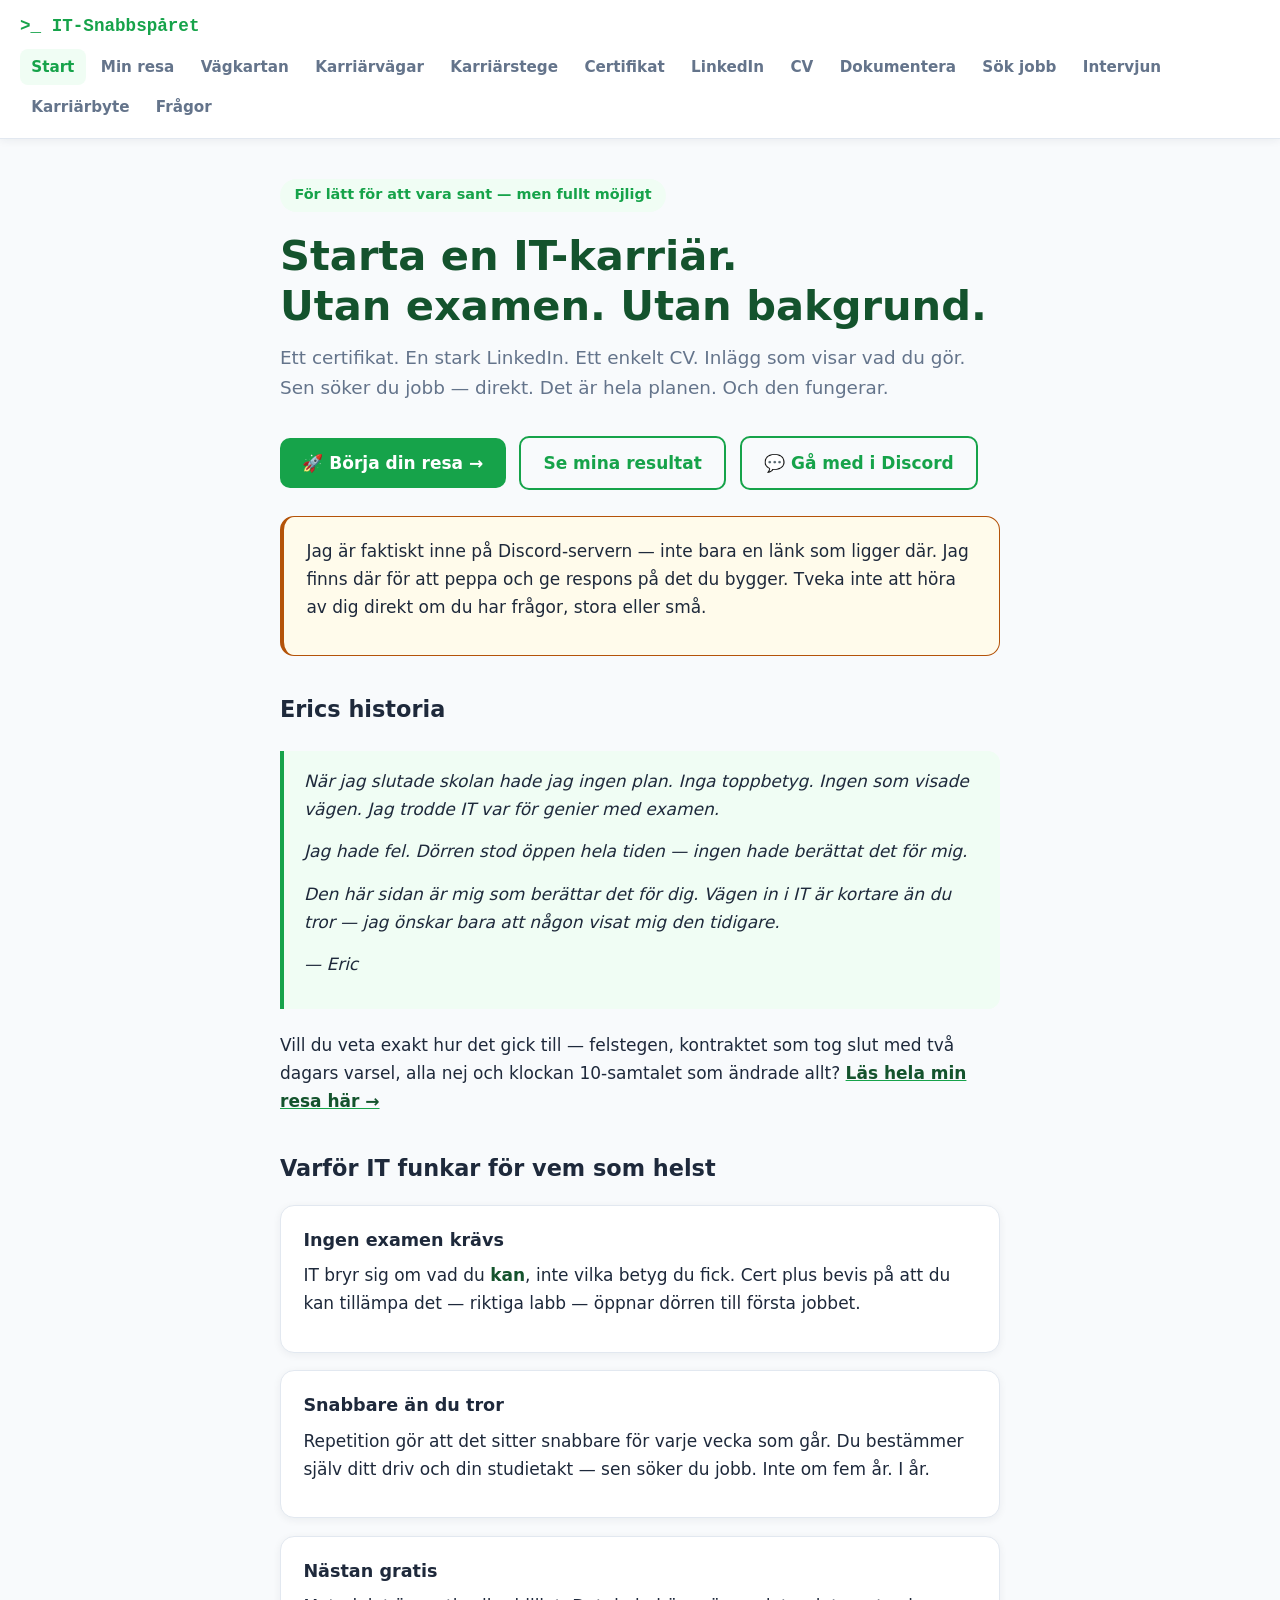
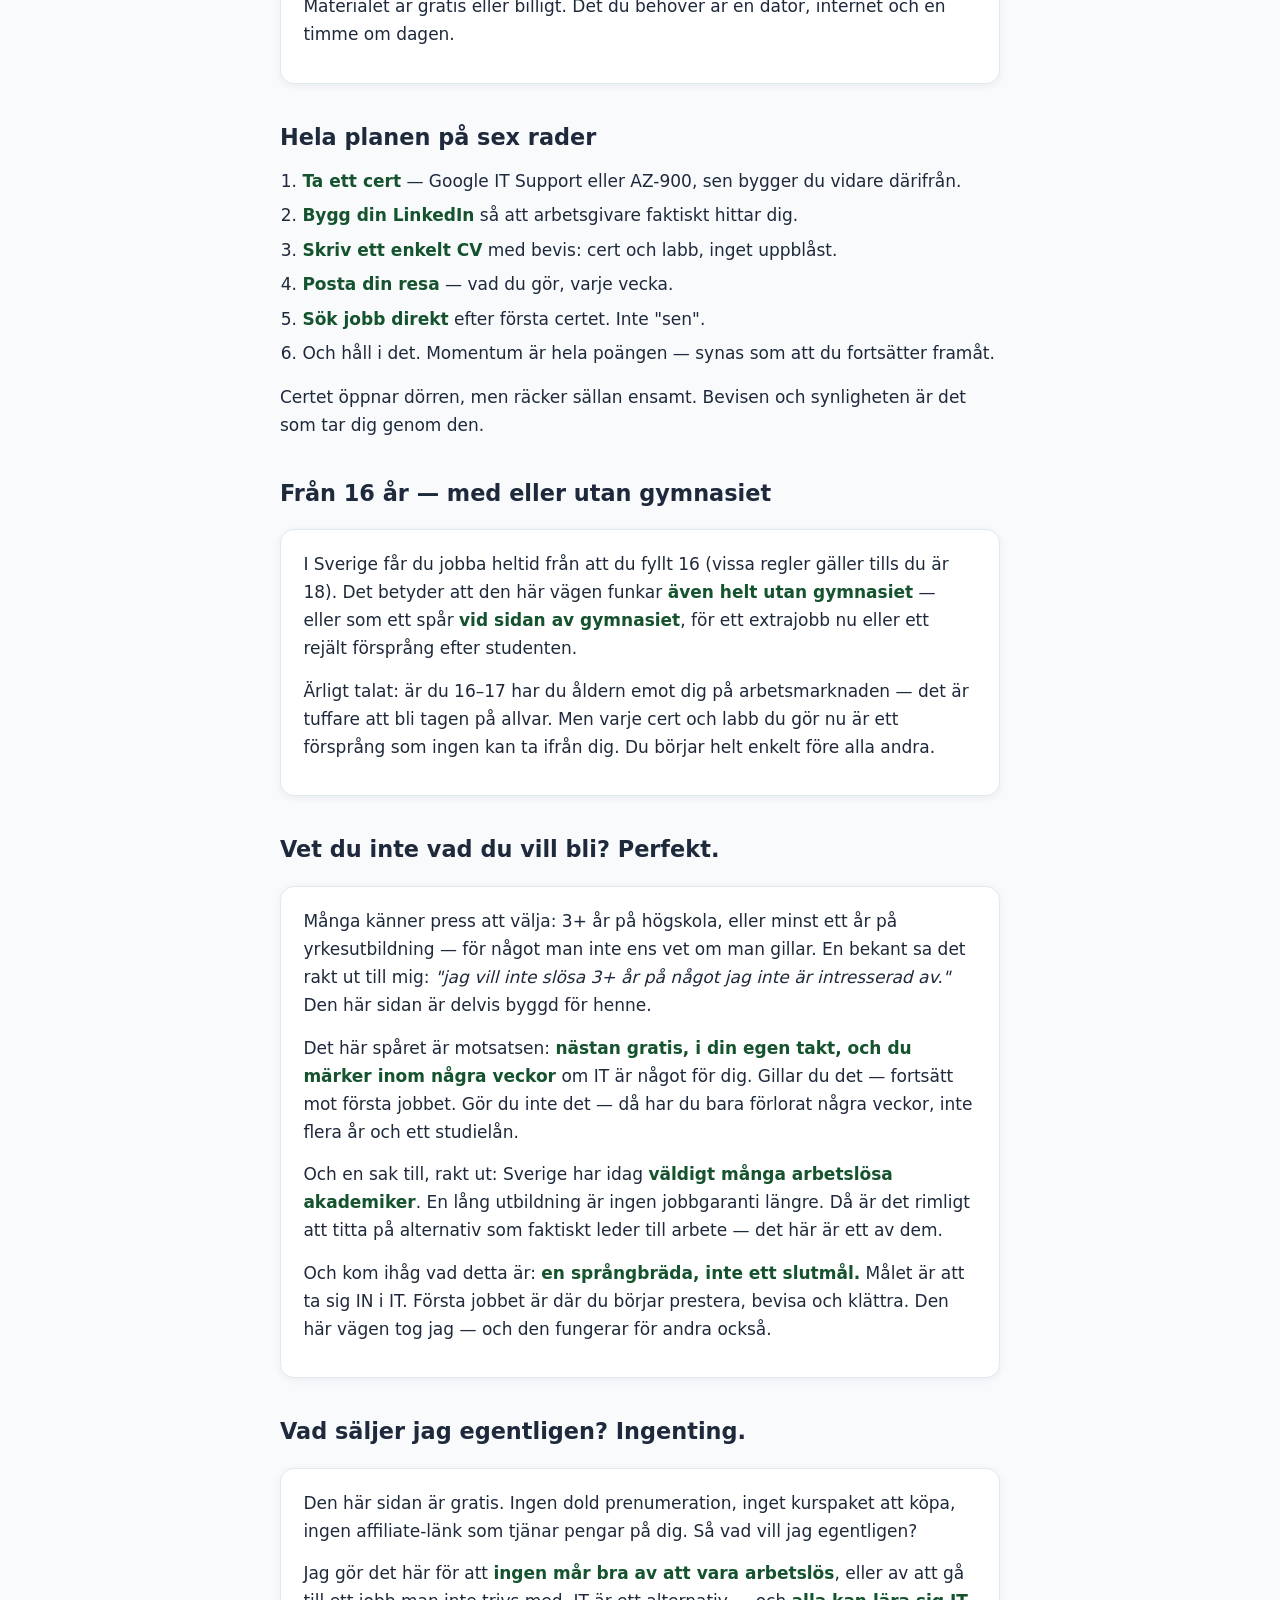
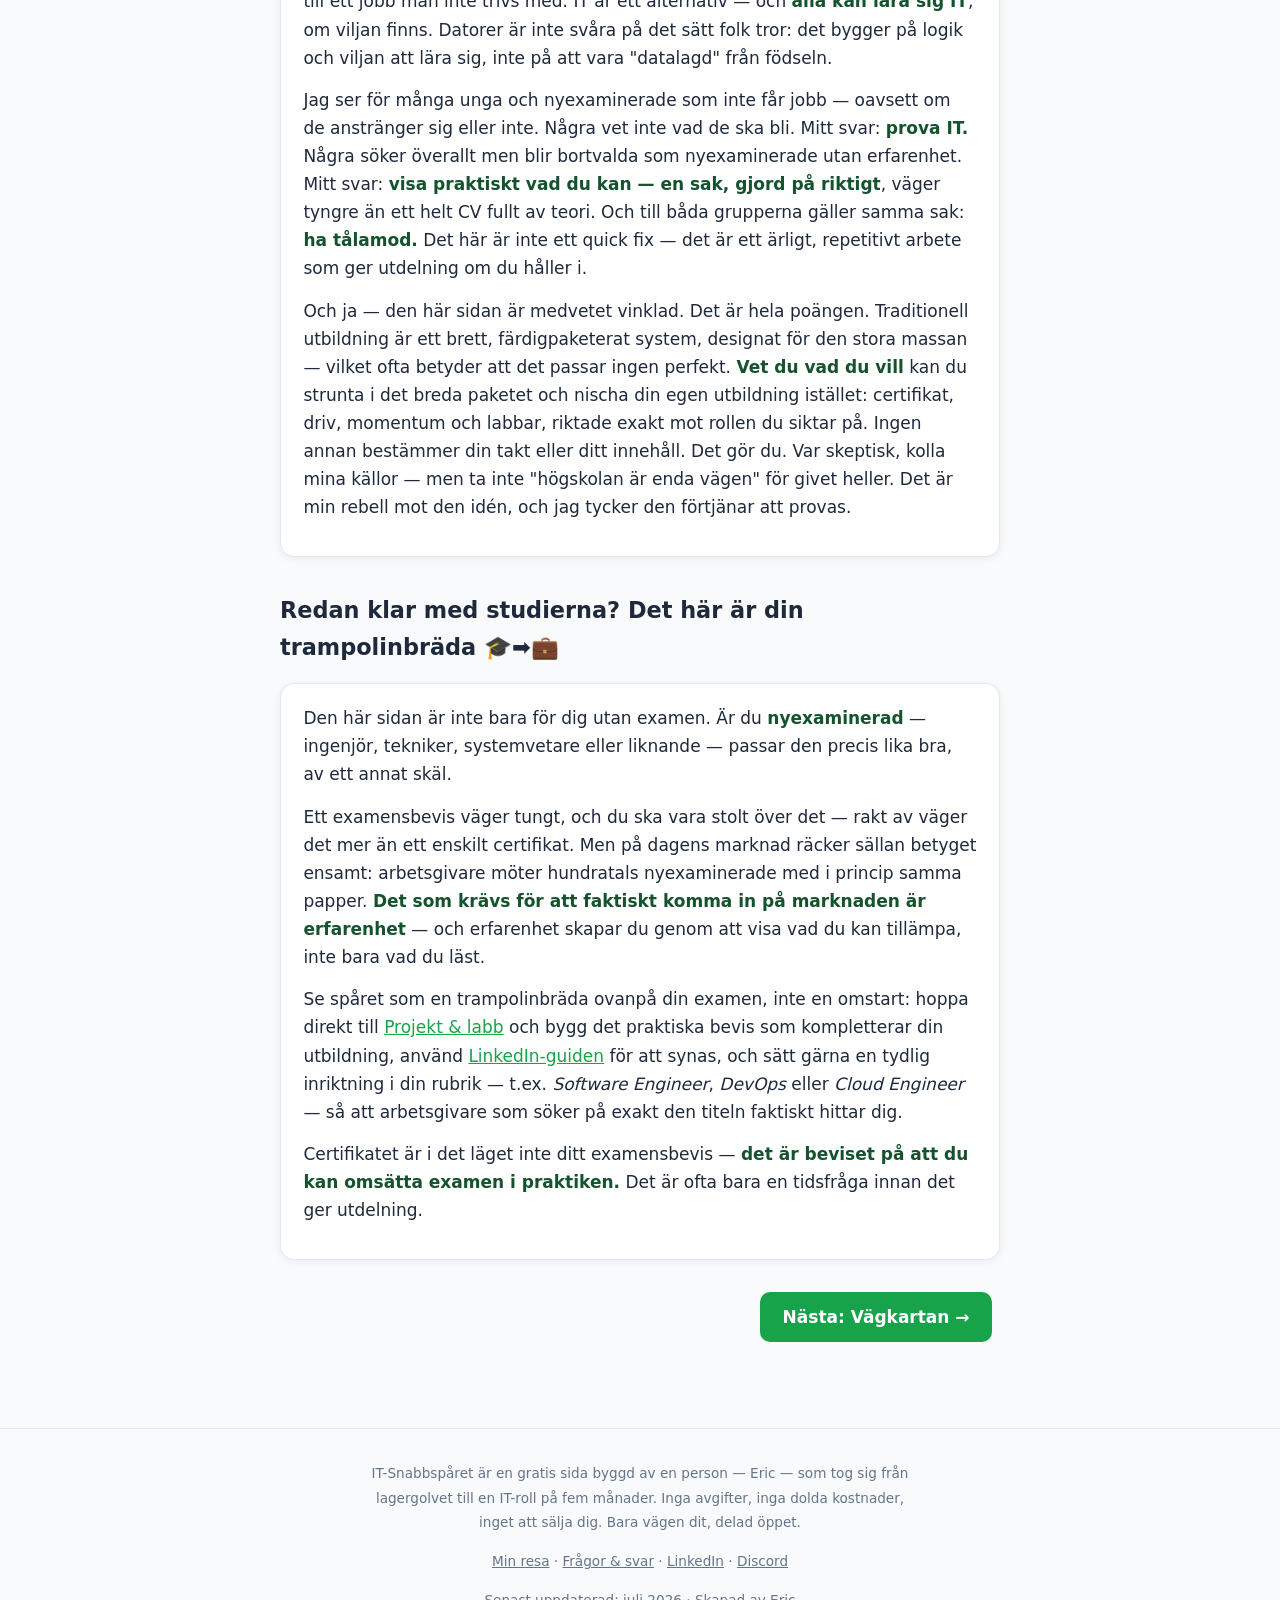
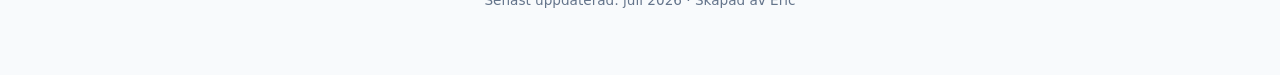
<file: index.html>
<!DOCTYPE html>
<html lang="sv">
<head>
  <meta charset="UTF-8">
  <meta name="viewport" content="width=device-width, initial-scale=1.0">
  <title>IT-Snabbspåret — Starta din IT-karriär snabbt</title>
  <meta name="description" content="Den snabbaste realistiska vägen in i IT — för nybörjare, karriärbytare och nyexaminerade. Certifikat, LinkedIn, CV och labb. Gratis, på svenska.">
  <link rel="stylesheet" href="style.css">
  <link rel="icon" type="image/svg+xml" href="favicon.svg">
  <meta property="og:title" content="IT-Snabbspåret — Starta din IT-karriär snabbt">
  <meta property="og:description" content="Certifikat, LinkedIn, CV, labbar och jobb — den snabbaste realistiska vägen in i IT. Gratis, på svenska.">
  <meta property="og:type" content="website">
  <meta property="og:url" content="https://trafo1.github.io/it-snabbsparet/">
  <meta name="theme-color" content="#16a34a">
  <link rel="canonical" href="https://trafo1.github.io/it-snabbsparet/">
  <!-- Strukturerad data: talar om för Google/Bing exakt vad sajten heter och gör -->
  <script type="application/ld+json">
  {
    "@context": "https://schema.org",
    "@type": "WebSite",
    "name": "IT-Snabbspåret",
    "alternateName": "IT Snabbspåret",
    "url": "https://trafo1.github.io/it-snabbsparet/",
    "description": "Den snabbaste realistiska vägen in i IT. Certifikat, LinkedIn, CV, labbar och jobbsökning — gratis, på svenska.",
    "inLanguage": "sv",
    "author": {
      "@type": "Person",
      "name": "Eric Augustsson"
    }
  }
  </script>
</head>
<body>

<header class="nav">
  <a href="index.html" class="logo">&gt;_ IT-Snabbspåret</a>
  <button class="nav-toggle" aria-label="Öppna meny">☰</button>
  <nav>
    <a href="index.html">Start</a>
    <a href="minresa.html">Min resa</a>
    <a href="roadmap.html">Vägkartan</a>
    <a href="karriarvagar.html">Karriärvägar</a>
    <a href="karriarstege.html">Karriärstege</a>
    <a href="certifications.html">Certifikat</a>
    <a href="linkedin.html">LinkedIn</a>
    <a href="cv.html">CV</a>
    <a href="documentation.html">Dokumentera</a>
    <a href="jobsearch.html">Sök jobb</a>
    <a href="intervju.html">Intervjun</a>
    <a href="vuxna.html">Karriärbyte</a>
    <a href="fragor.html">Frågor</a>
  </nav>
</header>

<main>
  <span class="tagline">För lätt för att vara sant — men fullt möjligt</span>

  <h1>Starta en IT-karriär.<br>Utan examen. Utan bakgrund.</h1>

  <p class="lead">
    Ett certifikat. En stark LinkedIn. Ett enkelt CV. Inlägg som visar vad du gör.
    Sen söker du jobb — direkt. Det är hela planen. Och den fungerar.
  </p>

  <a href="roadmap.html" class="btn">🚀 Börja din resa →</a>
  <a href="minresa.html#resultat" class="btn secondary">Se mina resultat</a>
  <a href="https://discord.gg/HWkjbstgh" target="_blank" rel="noopener" class="btn secondary">💬 Gå med i Discord</a>

  <div class="card-alt">
    <p>
      Jag är faktiskt inne på Discord-servern — inte bara en länk som ligger där. Jag finns där för att peppa
      och ge respons på det du bygger. Tveka inte att höra av dig direkt om du har frågor, stora eller små.
    </p>
  </div>

  <h2>Erics historia</h2>

  <div class="quote">
    <p>
      När jag slutade skolan hade jag ingen plan. Inga toppbetyg. Ingen som visade vägen.
      Jag trodde IT var för genier med examen.
    </p>
    <p>
      Jag hade fel. Dörren stod öppen hela tiden — ingen hade berättat det för mig.
    </p>
    <p>
      Den här sidan är mig som berättar det för dig. Vägen in i IT är kortare
      än du tror — jag önskar bara att någon visat mig den tidigare.
    </p>
    <p>— Eric</p>
  </div>

  <p>
    Vill du veta exakt hur det gick till — felstegen, kontraktet som tog slut med två dagars varsel,
    alla nej och klockan 10-samtalet som ändrade allt?
    <a href="minresa.html"><strong>Läs hela min resa här →</strong></a>
  </p>

  <h2>Varför IT funkar för vem som helst</h2>

  <div class="card">
    <h3>Ingen examen krävs</h3>
    <p>IT bryr sig om vad du <strong>kan</strong>, inte vilka betyg du fick. Cert plus bevis på att du kan tillämpa det — riktiga labb — öppnar dörren till första jobbet.</p>
  </div>

  <div class="card">
    <h3>Snabbare än du tror</h3>
    <p>Repetition gör att det sitter snabbare för varje vecka som går. Du bestämmer själv ditt driv och din studietakt — sen söker du jobb. Inte om fem år. I år.</p>
  </div>

  <div class="card">
    <h3>Nästan gratis</h3>
    <p>Materialet är gratis eller billigt. Det du behöver är en dator, internet och en timme om dagen.</p>
  </div>

  <h2>Hela planen på sex rader</h2>

  <ol class="big-list">
    <li><strong>Ta ett cert</strong> — Google IT Support eller AZ-900, sen bygger du vidare därifrån.</li>
    <li><strong>Bygg din LinkedIn</strong> så att arbetsgivare faktiskt hittar dig.</li>
    <li><strong>Skriv ett enkelt CV</strong> med bevis: cert och labb, inget uppblåst.</li>
    <li><strong>Posta din resa</strong> — vad du gör, varje vecka.</li>
    <li><strong>Sök jobb direkt</strong> efter första certet. Inte "sen".</li>
    <li>Och håll i det. Momentum är hela poängen — synas som att du fortsätter framåt.</li>
  </ol>

  <p>Certet öppnar dörren, men räcker sällan ensamt. Bevisen och synligheten är det som tar dig genom den.</p>

  <h2>Från 16 år — med eller utan gymnasiet</h2>

  <div class="card">
    <p>
      I Sverige får du jobba heltid från att du fyllt 16 (vissa regler gäller tills du är 18).
      Det betyder att den här vägen funkar <strong>även helt utan gymnasiet</strong> — eller som ett spår
      <strong>vid sidan av gymnasiet</strong>, för ett extrajobb nu eller ett rejält försprång efter studenten.
    </p>
    <p>
      Ärligt talat: är du 16–17 har du åldern emot dig på arbetsmarknaden — det är tuffare att bli tagen på allvar.
      Men varje cert och labb du gör nu är ett försprång som ingen kan ta ifrån dig. Du börjar helt enkelt före alla andra.
    </p>
  </div>

  <h2>Vet du inte vad du vill bli? Perfekt.</h2>

  <div class="card">
    <p>
      Många känner press att välja: 3+ år på högskola, eller minst ett år på yrkesutbildning — för något
      man inte ens vet om man gillar. En bekant sa det rakt ut till mig: <em>"jag vill inte slösa 3+ år
      på något jag inte är intresserad av."</em> Den här sidan är delvis byggd för henne.
    </p>
    <p>
      Det här spåret är motsatsen: <strong>nästan gratis, i din egen takt, och du märker inom några veckor</strong>
      om IT är något för dig. Gillar du det — fortsätt mot första jobbet. Gör du inte det — då har du bara
      förlorat några veckor, inte flera år och ett studielån.
    </p>
    <p>
      Och en sak till, rakt ut: Sverige har idag <strong>väldigt många arbetslösa akademiker</strong>.
      En lång utbildning är ingen jobbgaranti längre. Då är det rimligt att titta på alternativ som
      faktiskt leder till arbete — det här är ett av dem.
    </p>
    <p>
      Och kom ihåg vad detta är: <strong>en språngbräda, inte ett slutmål.</strong> Målet är att ta sig IN i IT.
      Första jobbet är där du börjar prestera, bevisa och klättra. Den här vägen tog jag — och den fungerar för andra också.
    </p>
  </div>

  <h2>Vad säljer jag egentligen? Ingenting.</h2>

  <div class="card">
    <p>
      Den här sidan är gratis. Ingen dold prenumeration, inget kurspaket att köpa, ingen affiliate-länk som
      tjänar pengar på dig. Så vad vill jag egentligen?
    </p>
    <p>
      Jag gör det här för att <strong>ingen mår bra av att vara arbetslös</strong>, eller av att gå till ett jobb
      man inte trivs med. IT är ett alternativ — och <strong>alla kan lära sig IT</strong>, om viljan finns.
      Datorer är inte svåra på det sätt folk tror: det bygger på logik och viljan att lära sig, inte på att
      vara "datalagd" från födseln.
    </p>
    <p>
      Jag ser för många unga och nyexaminerade som inte får jobb — oavsett om de anstränger sig eller inte.
      Några vet inte vad de ska bli. Mitt svar: <strong>prova IT.</strong> Några söker överallt men blir bortvalda
      som nyexaminerade utan erfarenhet. Mitt svar: <strong>visa praktiskt vad du kan — en sak, gjord på riktigt</strong>,
      väger tyngre än ett helt CV fullt av teori. Och till båda grupperna gäller samma sak: <strong>ha tålamod.</strong>
      Det här är inte ett quick fix — det är ett ärligt, repetitivt arbete som ger utdelning om du håller i.
    </p>
    <p>
      Och ja — den här sidan är medvetet vinklad. Det är hela poängen. Traditionell utbildning är ett brett,
      färdigpaketerat system, designat för den stora massan — vilket ofta betyder att det passar ingen perfekt.
      <strong>Vet du vad du vill</strong> kan du strunta i det breda paketet och nischa din egen utbildning istället:
      certifikat, driv, momentum och labbar, riktade exakt mot rollen du siktar på. Ingen annan bestämmer din
      takt eller ditt innehåll. Det gör du. Var skeptisk, kolla mina källor — men ta inte "högskolan är enda
      vägen" för givet heller. Det är min rebell mot den idén, och jag tycker den förtjänar att provas.
    </p>
  </div>

  <h2>Redan klar med studierna? Det här är din trampolinbräda 🎓➡️💼</h2>

  <div class="card">
    <p>
      Den här sidan är inte bara för dig utan examen. Är du <strong>nyexaminerad</strong> — ingenjör, tekniker,
      systemvetare eller liknande — passar den precis lika bra, av ett annat skäl.
    </p>
    <p>
      Ett examensbevis väger tungt, och du ska vara stolt över det — rakt av väger det mer än ett enskilt
      certifikat. Men på dagens marknad räcker sällan betyget ensamt: arbetsgivare möter hundratals nyexaminerade
      med i princip samma papper. <strong>Det som krävs för att faktiskt komma in på marknaden är erfarenhet</strong> —
      och erfarenhet skapar du genom att visa vad du kan tillämpa, inte bara vad du läst.
    </p>
    <p>
      Se spåret som en trampolinbräda ovanpå din examen, inte en omstart: hoppa direkt till
      <a href="documentation.html">Projekt &amp; labb</a> och bygg det praktiska bevis som kompletterar din utbildning,
      använd <a href="linkedin.html">LinkedIn-guiden</a> för att synas, och sätt gärna en tydlig inriktning i din
      rubrik — t.ex. <em>Software Engineer</em>, <em>DevOps</em> eller <em>Cloud Engineer</em> — så att arbetsgivare
      som söker på exakt den titeln faktiskt hittar dig.
    </p>
    <p>
      Certifikatet är i det läget inte ditt examensbevis — <strong>det är beviset på att du kan omsätta examen i praktiken.</strong>
      Det är ofta bara en tidsfråga innan det ger utdelning.
    </p>
  </div>

  <p class="next"><a href="roadmap.html" class="btn">Nästa: Vägkartan →</a></p>
</main>

<footer>
  <p class="footer-about">
    IT-Snabbspåret är en gratis sida byggd av en person — Eric — som tog sig från lagergolvet till en IT-roll på fem månader.
    Inga avgifter, inga dolda kostnader, inget att sälja dig. Bara vägen dit, delad öppet.
  </p>
  <p>
    <a href="minresa.html">Min resa</a> · <a href="fragor.html">Frågor &amp; svar</a> ·
    <a href="https://www.linkedin.com/in/ericaugustsson/" target="_blank" rel="noopener">LinkedIn</a> ·
    <a href="https://discord.gg/HWkjbstgh" target="_blank" rel="noopener">Discord</a>
  </p>
  <p>Senast uppdaterad: juli 2026 · Skapad av Eric</p>
</footer>

<script src="script.js"></script>
</body>
</html>
</file>
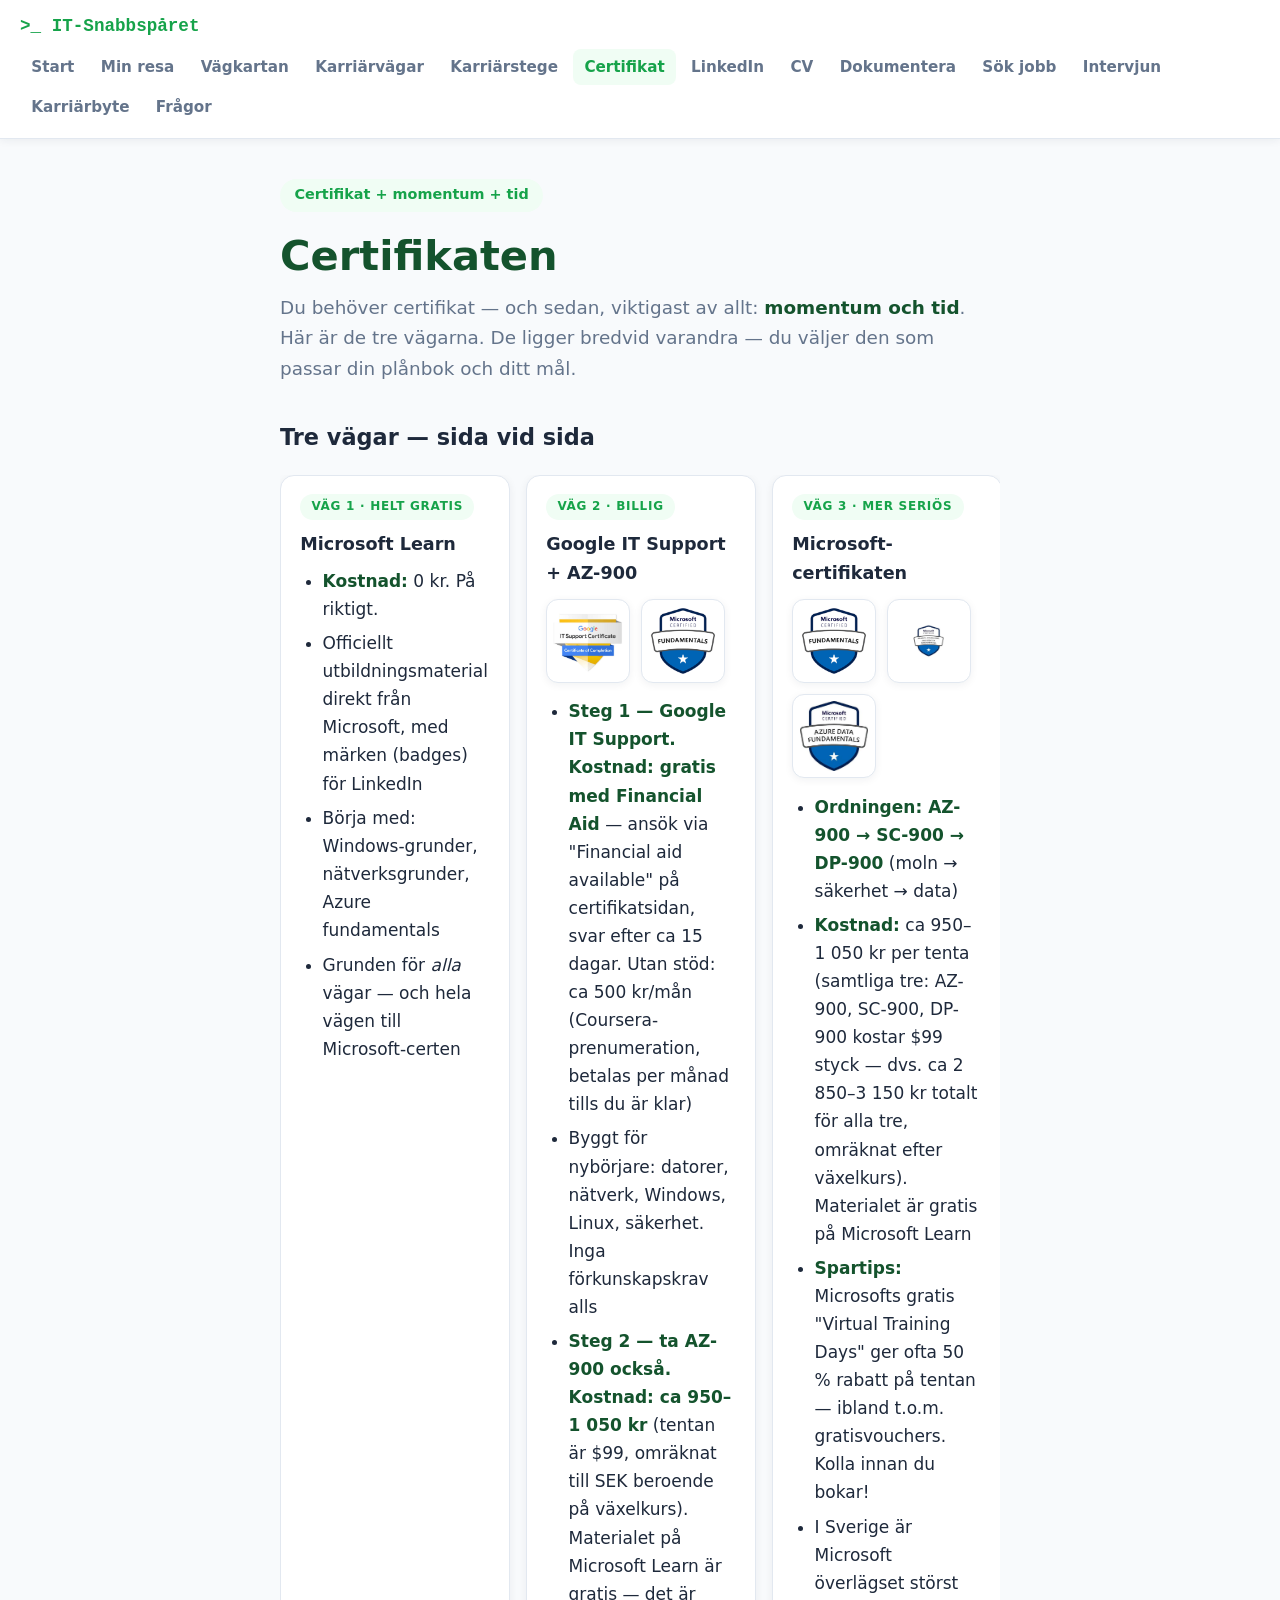
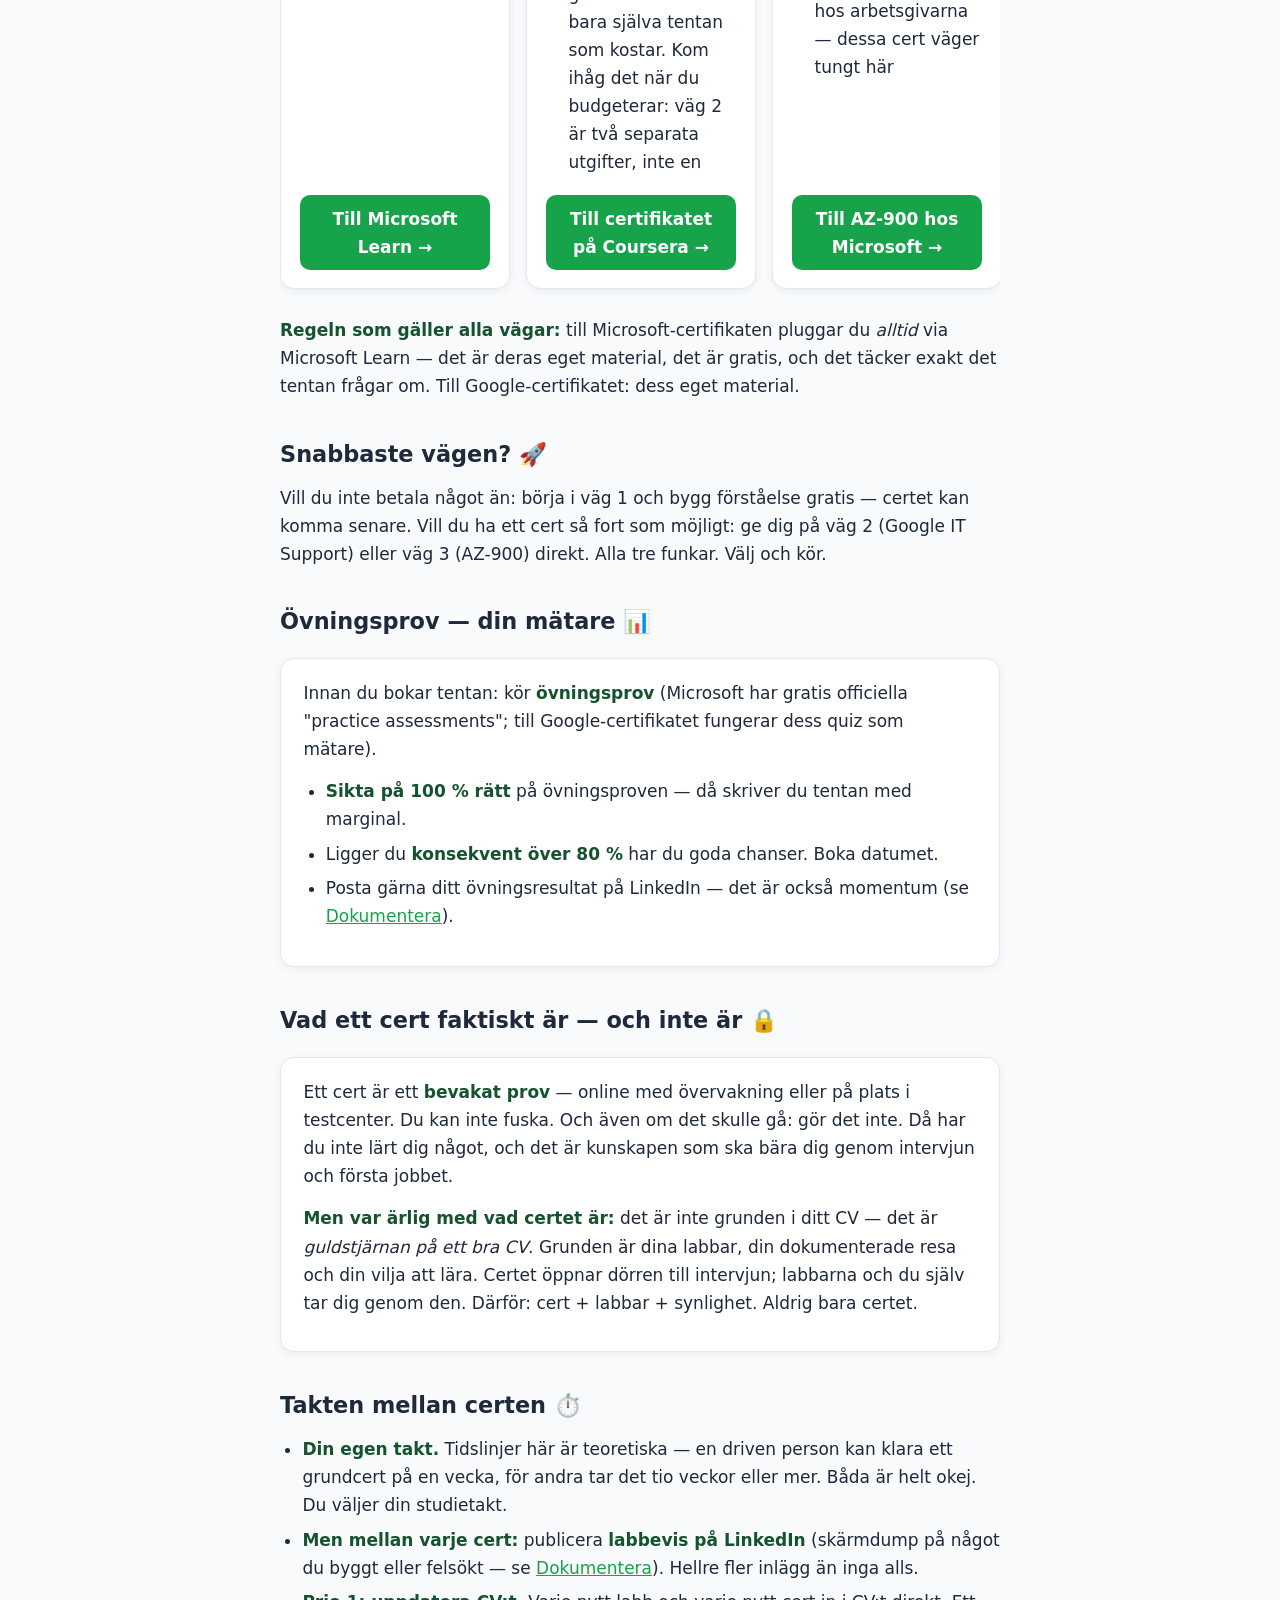
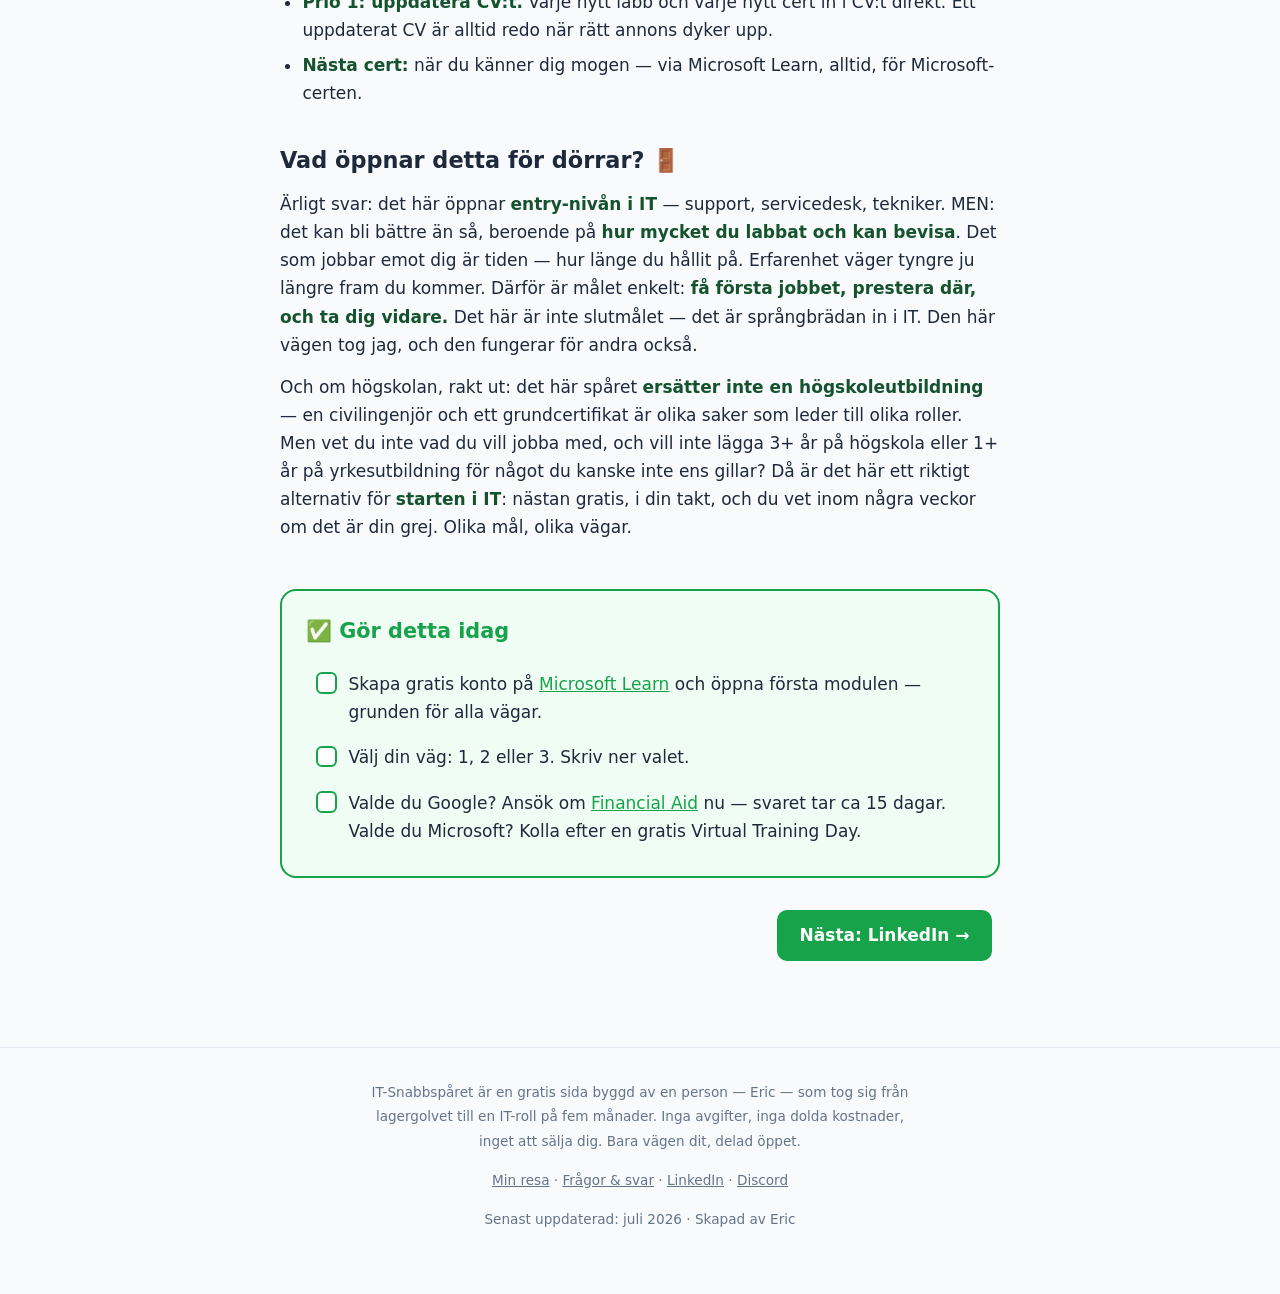
<file: certifications.html>
<!DOCTYPE html>
<html lang="sv">
<head>
  <meta charset="UTF-8">
  <meta name="viewport" content="width=device-width, initial-scale=1.0">
  <title>Certifikat — IT-Snabbspåret</title>
  <meta name="description" content="Tre vägar till ditt första IT-certifikat: helt gratis via Microsoft Learn, billigt via Google IT Support, eller Microsoft-certifikaten AZ-900/SC-900/DP-900.">
  <link rel="canonical" href="https://trafo1.github.io/it-snabbsparet/certifications.html">
  <link rel="stylesheet" href="style.css">
  <link rel="icon" type="image/svg+xml" href="favicon.svg">
  <meta property="og:title" content="Certifikat — IT-Snabbspåret">
  <meta property="og:description" content="Tre vägar till ditt första IT-certifikat — gratis, billigt eller Microsoft-fokuserat.">
  <meta property="og:type" content="website">
  <meta property="og:url" content="https://trafo1.github.io/it-snabbsparet/certifications.html">
  <meta name="theme-color" content="#16a34a">
</head>
<body>

<header class="nav">
  <a href="index.html" class="logo">&gt;_ IT-Snabbspåret</a>
  <button class="nav-toggle" aria-label="Öppna meny">☰</button>
  <nav>
    <a href="index.html">Start</a>
    <a href="minresa.html">Min resa</a>
    <a href="roadmap.html">Vägkartan</a>
    <a href="karriarvagar.html">Karriärvägar</a>
    <a href="karriarstege.html">Karriärstege</a>
    <a href="certifications.html">Certifikat</a>
    <a href="linkedin.html">LinkedIn</a>
    <a href="cv.html">CV</a>
    <a href="documentation.html">Dokumentera</a>
    <a href="jobsearch.html">Sök jobb</a>
    <a href="intervju.html">Intervjun</a>
    <a href="vuxna.html">Karriärbyte</a>
    <a href="fragor.html">Frågor</a>
  </nav>
</header>

<main>
  <span class="tagline">Certifikat + momentum + tid</span>
  <h1>Certifikaten</h1>
  <p class="lead">
    Du behöver certifikat — och sedan, viktigast av allt: <strong>momentum och tid</strong>.
    Här är de tre vägarna. De ligger bredvid varandra — du väljer den som passar din plånbok och ditt mål.
  </p>

  <h2>Tre vägar — sida vid sida</h2>

  <div class="paths-grid">

    <div class="path-card">
      <span class="tier">Väg 1 · Helt gratis</span>
      <h3>Microsoft Learn</h3>
      <ul>
        <li><strong>Kostnad:</strong> 0 kr. På riktigt.</li>
        <li>Officiellt utbildningsmaterial direkt från Microsoft, med märken (badges) för LinkedIn</li>
        <li>Börja med: Windows-grunder, nätverksgrunder, Azure fundamentals</li>
        <li>Grunden för <em>alla</em> vägar — och hela vägen till Microsoft-certen</li>
      </ul>
      <a class="platform-link" href="https://learn.microsoft.com/training" target="_blank" rel="noopener">Till Microsoft Learn →</a>
    </div>

    <div class="path-card">
      <span class="tier">Väg 2 · Billig</span>
      <h3>Google IT Support + AZ-900</h3>
      <div class="badge-row">
        <img src="images/googleit.jpg" alt="Google IT Support Certificate">
        <img src="images/az900.jpg" alt="Microsoft Certified: Azure Fundamentals">
      </div>
      <ul>
        <li><strong>Steg 1 — Google IT Support. Kostnad: gratis med Financial Aid</strong> — ansök via "Financial aid available" på certifikatsidan, svar efter ca 15 dagar. Utan stöd: ca 500 kr/mån (Coursera-prenumeration, betalas per månad tills du är klar)</li>
        <li>Byggt för nybörjare: datorer, nätverk, Windows, Linux, säkerhet. Inga förkunskapskrav alls</li>
        <li><strong>Steg 2 — ta AZ-900 också. Kostnad: ca 950–1 050 kr</strong> (tentan är $99, omräknat till SEK beroende på växelkurs). Materialet på Microsoft Learn är gratis — det är bara själva tentan som kostar. Kom ihåg det när du budgeterar: väg 2 är två separata utgifter, inte en</li>
      </ul>
      <a class="platform-link" href="https://www.coursera.org/professional-certificates/google-it-support" target="_blank" rel="noopener">Till certifikatet på Coursera →</a>
    </div>

    <div class="path-card">
      <span class="tier">Väg 3 · Mer seriös</span>
      <h3>Microsoft-certifikaten</h3>
      <div class="badge-row">
        <img src="images/az900.jpg" alt="Microsoft Certified: Azure Fundamentals">
        <img src="images/sc900.jpg" alt="Microsoft Certified: Security, Compliance and Identity Fundamentals">
        <img src="images/dp900.jpg" alt="Microsoft Certified: Azure Data Fundamentals">
      </div>
      <ul>
        <li><strong>Ordningen: AZ-900 → SC-900 → DP-900</strong> (moln → säkerhet → data)</li>
        <li><strong>Kostnad:</strong> ca 950–1 050 kr per tenta (samtliga tre: AZ-900, SC-900, DP-900 kostar $99 styck — dvs. ca 2 850–3 150 kr totalt för alla tre, omräknat efter växelkurs). Materialet är gratis på Microsoft Learn</li>
        <li><strong>Spartips:</strong> Microsofts gratis "Virtual Training Days" ger ofta 50 % rabatt på tentan — ibland t.o.m. gratisvouchers. Kolla innan du bokar!</li>
        <li>I Sverige är Microsoft överlägset störst hos arbetsgivarna — dessa cert väger tungt här</li>
      </ul>
      <a class="platform-link" href="https://learn.microsoft.com/credentials/certifications/azure-fundamentals/" target="_blank" rel="noopener">Till AZ-900 hos Microsoft →</a>
    </div>

  </div>

  <p>
    <strong>Regeln som gäller alla vägar:</strong> till Microsoft-certifikaten pluggar du <em>alltid</em> via Microsoft Learn —
    det är deras eget material, det är gratis, och det täcker exakt det tentan frågar om. Till Google-certifikatet: dess eget material.
  </p>

  <h2>Snabbaste vägen? 🚀</h2>
  <p>
    Vill du inte betala något än: börja i väg 1 och bygg förståelse gratis — certet kan komma senare.
    Vill du ha ett cert så fort som möjligt: ge dig på väg 2 (Google IT Support) eller väg 3 (AZ-900) direkt.
    Alla tre funkar. Välj och kör.
  </p>

  <h2>Övningsprov — din mätare 📊</h2>
  <div class="card">
    <p>
      Innan du bokar tentan: kör <strong>övningsprov</strong> (Microsoft har gratis officiella "practice assessments";
      till Google-certifikatet fungerar dess quiz som mätare).
    </p>
    <ul>
      <li><strong>Sikta på 100 % rätt</strong> på övningsproven — då skriver du tentan med marginal.</li>
      <li>Ligger du <strong>konsekvent över 80 %</strong> har du goda chanser. Boka datumet.</li>
      <li>Posta gärna ditt övningsresultat på LinkedIn — det är också momentum (se <a href="documentation.html">Dokumentera</a>).</li>
    </ul>
  </div>

  <h2>Vad ett cert faktiskt är — och inte är 🔒</h2>
  <div class="card">
    <p>
      Ett cert är ett <strong>bevakat prov</strong> — online med övervakning eller på plats i testcenter. Du kan inte fuska.
      Och även om det skulle gå: gör det inte. Då har du inte lärt dig något, och det är kunskapen som ska bära dig genom intervjun och första jobbet.
    </p>
    <p>
      <strong>Men var ärlig med vad certet är:</strong> det är inte grunden i ditt CV — det är <em>guldstjärnan på ett bra CV</em>.
      Grunden är dina labbar, din dokumenterade resa och din vilja att lära. Certet öppnar dörren till intervjun;
      labbarna och du själv tar dig genom den. Därför: cert + labbar + synlighet. Aldrig bara certet.
    </p>
  </div>

  <h2>Takten mellan certen ⏱️</h2>
  <ul>
    <li><strong>Din egen takt.</strong> Tidslinjer här är teoretiska — en driven person kan klara ett grundcert på en vecka, för andra tar det tio veckor eller mer. Båda är helt okej. Du väljer din studietakt.</li>
    <li><strong>Men mellan varje cert:</strong> publicera <strong>labbevis på LinkedIn</strong> (skärmdump på något du byggt eller felsökt — se <a href="documentation.html">Dokumentera</a>). Hellre fler inlägg än inga alls.</li>
    <li><strong>Prio 1: uppdatera CV:t.</strong> Varje nytt labb och varje nytt cert in i CV:t direkt. Ett uppdaterat CV är alltid redo när rätt annons dyker upp.</li>
    <li><strong>Nästa cert:</strong> när du känner dig mogen — via Microsoft Learn, alltid, för Microsoft-certen.</li>
  </ul>

  <h2>Vad öppnar detta för dörrar? 🚪</h2>
  <p>
    Ärligt svar: det här öppnar <strong>entry-nivån i IT</strong> — support, servicedesk, tekniker. MEN: det kan bli bättre än så,
    beroende på <strong>hur mycket du labbat och kan bevisa</strong>. Det som jobbar emot dig är tiden — hur länge du hållit på.
    Erfarenhet väger tyngre ju längre fram du kommer. Därför är målet enkelt: <strong>få första jobbet, prestera där, och ta dig vidare.</strong>
    Det här är inte slutmålet — det är språngbrädan in i IT. Den här vägen tog jag, och den fungerar för andra också.
  </p>
  <p>
    Och om högskolan, rakt ut: det här spåret <strong>ersätter inte en högskoleutbildning</strong> — en civilingenjör och ett
    grundcertifikat är olika saker som leder till olika roller. Men vet du inte vad du vill jobba med, och vill inte lägga
    3+ år på högskola eller 1+ år på yrkesutbildning för något du kanske inte ens gillar? Då är det här ett riktigt alternativ
    för <strong>starten i IT</strong>: nästan gratis, i din takt, och du vet inom några veckor om det är din grej. Olika mål, olika vägar.
  </p>

  <div class="today">
    <h2>✅ Gör detta idag</h2>
    <div class="check-item" data-key="mslearn-start">
      <span class="box"></span>
      <span class="txt">Skapa gratis konto på <a href="https://learn.microsoft.com/training" target="_blank" rel="noopener">Microsoft Learn</a> och öppna första modulen — grunden för alla vägar.</span>
    </div>
    <div class="check-item" data-key="valjvag">
      <span class="box"></span>
      <span class="txt">Välj din väg: 1, 2 eller 3. Skriv ner valet.</span>
    </div>
    <div class="check-item" data-key="financialaid">
      <span class="box"></span>
      <span class="txt">Valde du Google? Ansök om <a href="https://www.coursera.org/professional-certificates/google-it-support" target="_blank" rel="noopener">Financial Aid</a> nu — svaret tar ca 15 dagar. Valde du Microsoft? Kolla efter en gratis Virtual Training Day.</span>
    </div>
  </div>

  <p class="next"><a href="linkedin.html" class="btn">Nästa: LinkedIn →</a></p>
</main>

<footer>
  <p class="footer-about">
    IT-Snabbspåret är en gratis sida byggd av en person — Eric — som tog sig från lagergolvet till en IT-roll på fem månader.
    Inga avgifter, inga dolda kostnader, inget att sälja dig. Bara vägen dit, delad öppet.
  </p>
  <p>
    <a href="minresa.html">Min resa</a> · <a href="fragor.html">Frågor &amp; svar</a> ·
    <a href="https://www.linkedin.com/in/ericaugustsson/" target="_blank" rel="noopener">LinkedIn</a> ·
    <a href="https://discord.gg/HWkjbstgh" target="_blank" rel="noopener">Discord</a>
  </p>
  <p>Senast uppdaterad: juli 2026 · Skapad av Eric</p>
</footer>

<script src="script.js"></script>
</body>
</html>
</file>
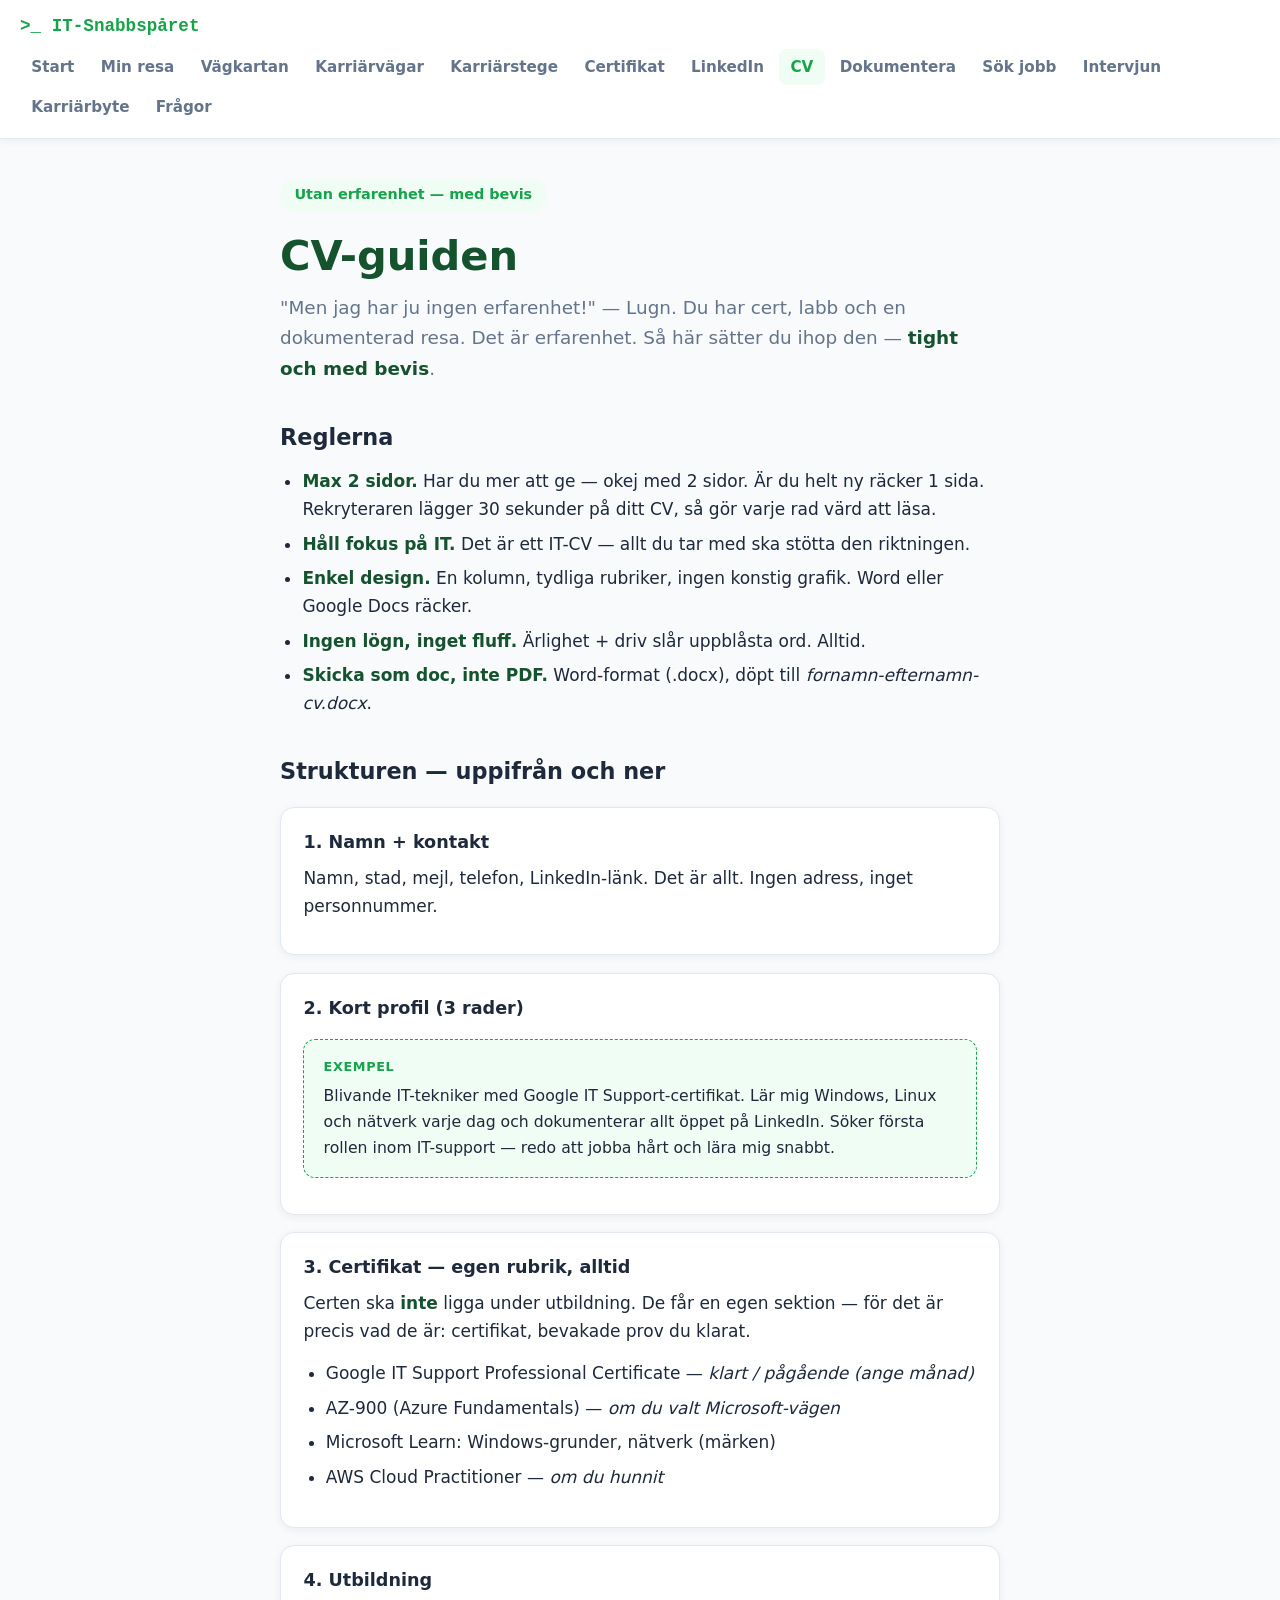
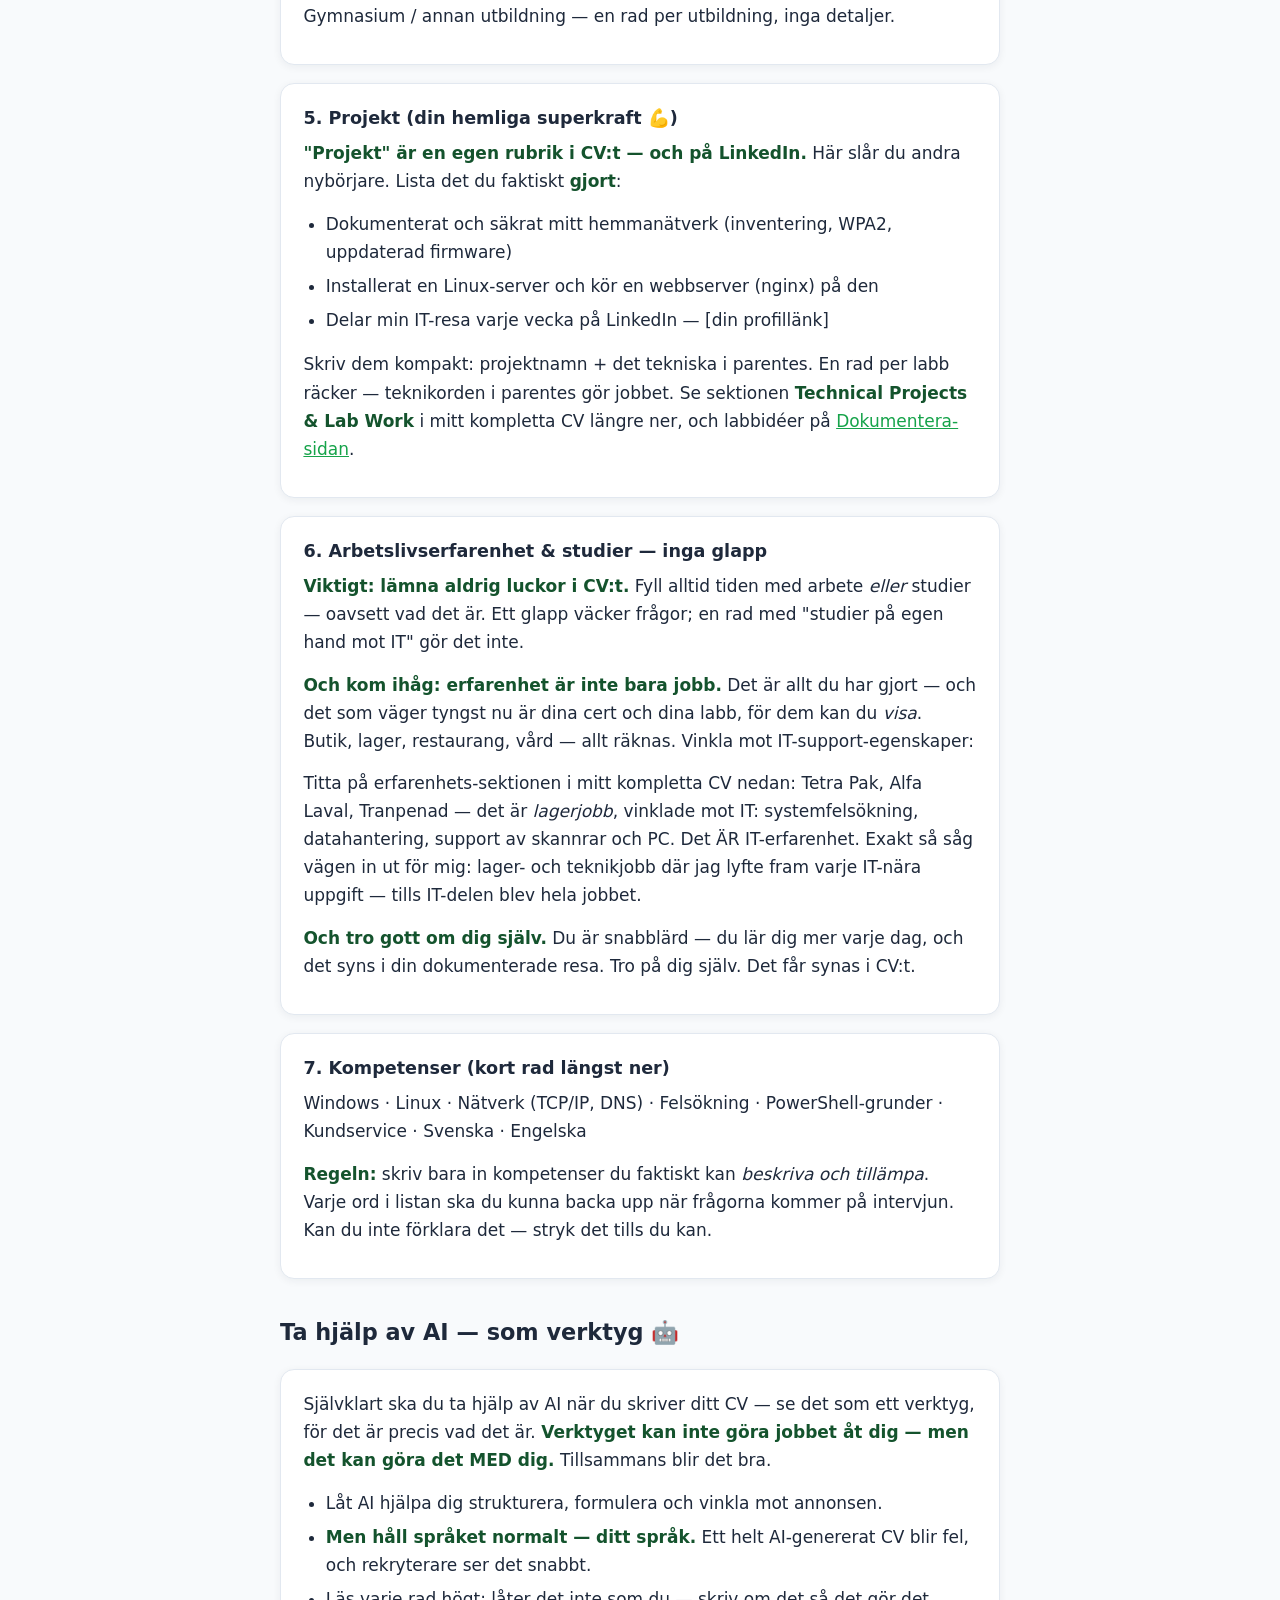
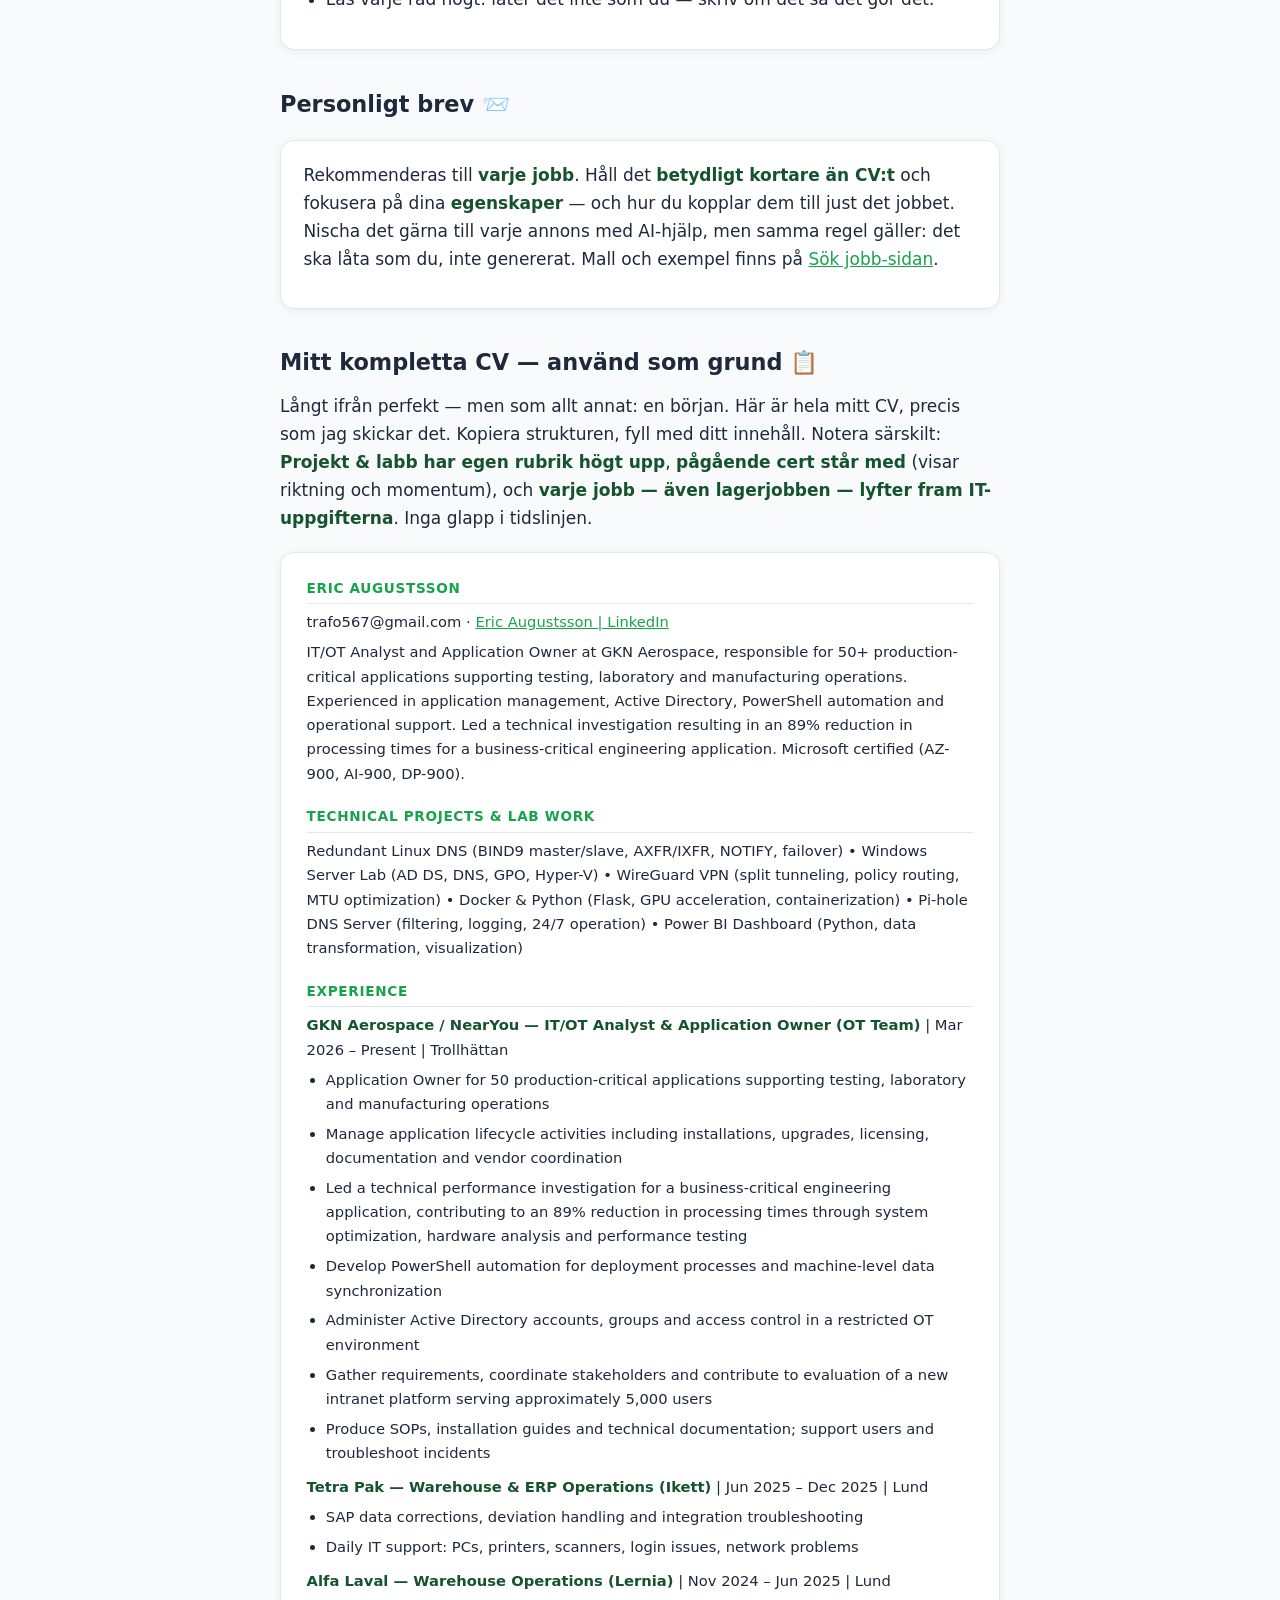
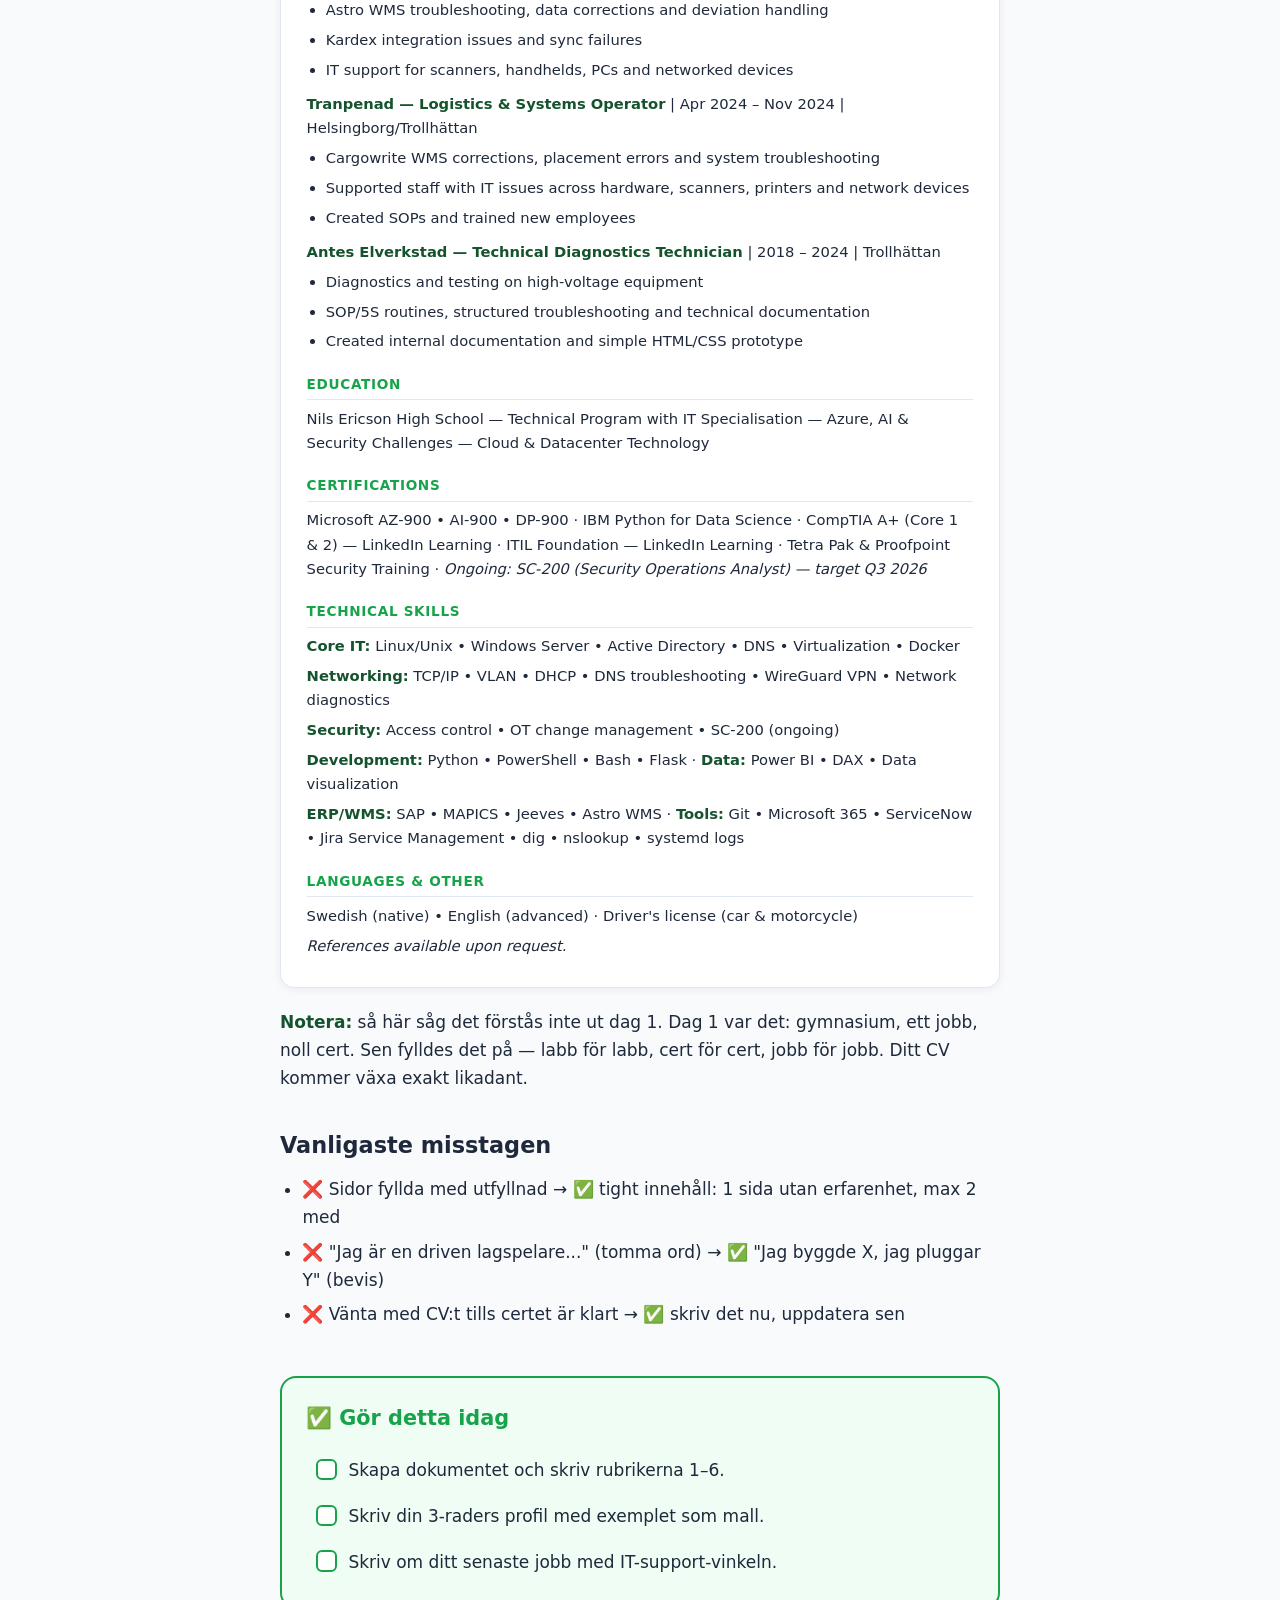
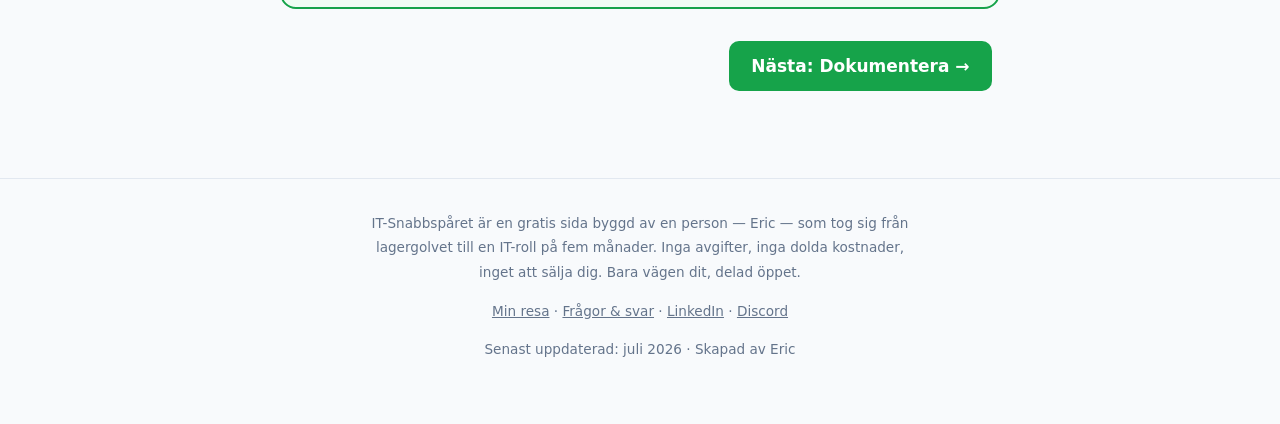
<file: cv.html>
<!DOCTYPE html>
<html lang="sv">
<head>
  <meta charset="UTF-8">
  <meta name="viewport" content="width=device-width, initial-scale=1.0">
  <title>CV-guiden — IT-Snabbspåret</title>
  <meta name="description" content="Skriv ett IT-CV utan tidigare erfarenhet: struktur, projekt-sektion, hela Erics eget CV som exempel att kopiera.">
  <link rel="canonical" href="https://trafo1.github.io/it-snabbsparet/cv.html">
  <link rel="stylesheet" href="style.css">
  <link rel="icon" type="image/svg+xml" href="favicon.svg">
  <meta property="og:title" content="CV-guiden — IT-Snabbspåret">
  <meta property="og:description" content="Skriv ett IT-CV utan tidigare erfarenhet — struktur, exempel, ett riktigt CV att kopiera.">
  <meta property="og:type" content="website">
  <meta property="og:url" content="https://trafo1.github.io/it-snabbsparet/cv.html">
  <meta name="theme-color" content="#16a34a">
</head>
<body>

<header class="nav">
  <a href="index.html" class="logo">&gt;_ IT-Snabbspåret</a>
  <button class="nav-toggle" aria-label="Öppna meny">☰</button>
  <nav>
    <a href="index.html">Start</a>
    <a href="minresa.html">Min resa</a>
    <a href="roadmap.html">Vägkartan</a>
    <a href="karriarvagar.html">Karriärvägar</a>
    <a href="karriarstege.html">Karriärstege</a>
    <a href="certifications.html">Certifikat</a>
    <a href="linkedin.html">LinkedIn</a>
    <a href="cv.html">CV</a>
    <a href="documentation.html">Dokumentera</a>
    <a href="jobsearch.html">Sök jobb</a>
    <a href="intervju.html">Intervjun</a>
    <a href="vuxna.html">Karriärbyte</a>
    <a href="fragor.html">Frågor</a>
  </nav>
</header>

<main>
  <span class="tagline">Utan erfarenhet — med bevis</span>
  <h1>CV-guiden</h1>
  <p class="lead">
    "Men jag har ju ingen erfarenhet!" — Lugn. Du har cert, labb och en dokumenterad resa.
    Det är erfarenhet. Så här sätter du ihop den — <strong>tight och med bevis</strong>.
  </p>

  <h2>Reglerna</h2>
  <ul>
    <li><strong>Max 2 sidor.</strong> Har du mer att ge — okej med 2 sidor. Är du helt ny räcker 1 sida. Rekryteraren lägger 30 sekunder på ditt CV, så gör varje rad värd att läsa.</li>
    <li><strong>Håll fokus på IT.</strong> Det är ett IT-CV — allt du tar med ska stötta den riktningen.</li>
    <li><strong>Enkel design.</strong> En kolumn, tydliga rubriker, ingen konstig grafik. Word eller Google Docs räcker.</li>
    <li><strong>Ingen lögn, inget fluff.</strong> Ärlighet + driv slår uppblåsta ord. Alltid.</li>
    <li><strong>Skicka som doc, inte PDF.</strong> Word-format (.docx), döpt till <em>fornamn-efternamn-cv.docx</em>.</li>
  </ul>

  <h2>Strukturen — uppifrån och ner</h2>

  <div class="card">
    <h3>1. Namn + kontakt</h3>
    <p>Namn, stad, mejl, telefon, LinkedIn-länk. Det är allt. Ingen adress, inget personnummer.</p>
  </div>

  <div class="card">
    <h3>2. Kort profil (3 rader)</h3>
    <div class="copybox">
      <span class="label">Exempel</span>
      Blivande IT-tekniker med Google IT Support-certifikat. Lär mig Windows, Linux och nätverk
      varje dag och dokumenterar allt öppet på LinkedIn. Söker första rollen inom IT-support
      — redo att jobba hårt och lära mig snabbt.
    </div>
  </div>

  <div class="card">
    <h3>3. Certifikat — egen rubrik, alltid</h3>
    <p>Certen ska <strong>inte</strong> ligga under utbildning. De får en egen sektion — för det är precis vad de är: certifikat, bevakade prov du klarat.</p>
    <ul>
      <li>Google IT Support Professional Certificate — <em>klart / pågående (ange månad)</em></li>
      <li>AZ-900 (Azure Fundamentals) — <em>om du valt Microsoft-vägen</em></li>
      <li>Microsoft Learn: Windows-grunder, nätverk (märken)</li>
      <li>AWS Cloud Practitioner — <em>om du hunnit</em></li>
    </ul>
  </div>

  <div class="card">
    <h3>4. Utbildning</h3>
    <p>Gymnasium / annan utbildning — en rad per utbildning, inga detaljer.</p>
  </div>

  <div class="card">
    <h3>5. Projekt (din hemliga superkraft 💪)</h3>
    <p><strong>"Projekt" är en egen rubrik i CV:t — och på LinkedIn.</strong> Här slår du andra nybörjare. Lista det du faktiskt <strong>gjort</strong>:</p>
    <ul>
      <li>Dokumenterat och säkrat mitt hemmanätverk (inventering, WPA2, uppdaterad firmware)</li>
      <li>Installerat en Linux-server och kör en webbserver (nginx) på den</li>
      <li>Delar min IT-resa varje vecka på LinkedIn — [din profillänk]</li>
    </ul>
    <p>Skriv dem kompakt: projektnamn + det tekniska i parentes. En rad per labb räcker — teknikorden i parentes gör jobbet. Se sektionen <strong>Technical Projects &amp; Lab Work</strong> i mitt kompletta CV längre ner, och labbidéer på <a href="documentation.html">Dokumentera-sidan</a>.</p>
  </div>

  <div class="card">
    <h3>6. Arbetslivserfarenhet &amp; studier — inga glapp</h3>
    <p><strong>Viktigt: lämna aldrig luckor i CV:t.</strong> Fyll alltid tiden med arbete <em>eller</em> studier — oavsett vad det är. Ett glapp väcker frågor; en rad med "studier på egen hand mot IT" gör det inte.</p>
    <p><strong>Och kom ihåg: erfarenhet är inte bara jobb.</strong> Det är allt du har gjort — och det som väger tyngst nu är dina cert och dina labb, för dem kan du <em>visa</em>. Butik, lager, restaurang, vård — allt räknas. Vinkla mot IT-support-egenskaper:</p>
    <p>
      Titta på erfarenhets-sektionen i mitt kompletta CV nedan: Tetra Pak, Alfa Laval, Tranpenad — det är <em>lagerjobb</em>,
      vinklade mot IT: systemfelsökning, datahantering, support av skannrar och PC. Det ÄR IT-erfarenhet.
      Exakt så såg vägen in ut för mig: lager- och teknikjobb där jag lyfte fram varje IT-nära uppgift — tills IT-delen blev hela jobbet.
    </p>
    <p><strong>Och tro gott om dig själv.</strong> Du är snabblärd — du lär dig mer varje dag, och det syns i din dokumenterade resa. Tro på dig själv. Det får synas i CV:t.</p>
  </div>

  <div class="card">
    <h3>7. Kompetenser (kort rad längst ner)</h3>
    <p>Windows · Linux · Nätverk (TCP/IP, DNS) · Felsökning · PowerShell-grunder · Kundservice · Svenska · Engelska</p>
    <p><strong>Regeln:</strong> skriv bara in kompetenser du faktiskt kan <em>beskriva och tillämpa</em>. Varje ord i listan ska du kunna backa upp när frågorna kommer på intervjun. Kan du inte förklara det — stryk det tills du kan.</p>
  </div>

  <h2>Ta hjälp av AI — som verktyg 🤖</h2>
  <div class="card">
    <p>
      Självklart ska du ta hjälp av AI när du skriver ditt CV — se det som ett verktyg, för det är precis vad det är.
      <strong>Verktyget kan inte göra jobbet åt dig — men det kan göra det MED dig.</strong> Tillsammans blir det bra.
    </p>
    <ul>
      <li>Låt AI hjälpa dig strukturera, formulera och vinkla mot annonsen.</li>
      <li><strong>Men håll språket normalt — ditt språk.</strong> Ett helt AI-genererat CV blir fel, och rekryterare ser det snabbt.</li>
      <li>Läs varje rad högt: låter det inte som du — skriv om det så det gör det.</li>
    </ul>
  </div>

  <h2>Personligt brev 📨</h2>
  <div class="card">
    <p>
      Rekommenderas till <strong>varje jobb</strong>. Håll det <strong>betydligt kortare än CV:t</strong> och fokusera på
      dina <strong>egenskaper</strong> — och hur du kopplar dem till just det jobbet.
      Nischa det gärna till varje annons med AI-hjälp, men samma regel gäller: det ska låta som du, inte genererat.
      Mall och exempel finns på <a href="jobsearch.html">Sök jobb-sidan</a>.
    </p>
  </div>

  <h2>Mitt kompletta CV — använd som grund 📋</h2>
  <p>
    Långt ifrån perfekt — men som allt annat: en början. Här är hela mitt CV, precis som jag skickar det.
    Kopiera strukturen, fyll med ditt innehåll. Notera särskilt: <strong>Projekt &amp; labb har egen rubrik högt upp</strong>,
    <strong>pågående cert står med</strong> (visar riktning och momentum), och <strong>varje jobb — även lagerjobben — lyfter fram IT-uppgifterna</strong>. Inga glapp i tidslinjen.
  </p>

  <div class="cv-doc">
    <h4>Eric Augustsson</h4>
    <p>trafo567@gmail.com · <a href="https://www.linkedin.com/in/ericaugustsson/" target="_blank" rel="noopener">Eric Augustsson | LinkedIn</a></p>
    <p>
      IT/OT Analyst and Application Owner at GKN Aerospace, responsible for 50+ production-critical applications
      supporting testing, laboratory and manufacturing operations. Experienced in application management, Active Directory,
      PowerShell automation and operational support. Led a technical investigation resulting in an 89% reduction in
      processing times for a business-critical engineering application. Microsoft certified (AZ-900, AI-900, DP-900).
    </p>

    <h4>Technical Projects &amp; Lab Work</h4>
    <p>
      Redundant Linux DNS (BIND9 master/slave, AXFR/IXFR, NOTIFY, failover) • Windows Server Lab (AD DS, DNS, GPO, Hyper-V)
      • WireGuard VPN (split tunneling, policy routing, MTU optimization) • Docker &amp; Python (Flask, GPU acceleration,
      containerization) • Pi-hole DNS Server (filtering, logging, 24/7 operation) • Power BI Dashboard (Python, data
      transformation, visualization)
    </p>

    <h4>Experience</h4>
    <p><strong>GKN Aerospace / NearYou — IT/OT Analyst &amp; Application Owner (OT Team)</strong> | Mar 2026 – Present | Trollhättan</p>
    <ul>
      <li>Application Owner for 50 production-critical applications supporting testing, laboratory and manufacturing operations</li>
      <li>Manage application lifecycle activities including installations, upgrades, licensing, documentation and vendor coordination</li>
      <li>Led a technical performance investigation for a business-critical engineering application, contributing to an 89% reduction in processing times through system optimization, hardware analysis and performance testing</li>
      <li>Develop PowerShell automation for deployment processes and machine-level data synchronization</li>
      <li>Administer Active Directory accounts, groups and access control in a restricted OT environment</li>
      <li>Gather requirements, coordinate stakeholders and contribute to evaluation of a new intranet platform serving approximately 5,000 users</li>
      <li>Produce SOPs, installation guides and technical documentation; support users and troubleshoot incidents</li>
    </ul>
    <p><strong>Tetra Pak — Warehouse &amp; ERP Operations (Ikett)</strong> | Jun 2025 – Dec 2025 | Lund</p>
    <ul>
      <li>SAP data corrections, deviation handling and integration troubleshooting</li>
      <li>Daily IT support: PCs, printers, scanners, login issues, network problems</li>
    </ul>
    <p><strong>Alfa Laval — Warehouse Operations (Lernia)</strong> | Nov 2024 – Jun 2025 | Lund</p>
    <ul>
      <li>Astro WMS troubleshooting, data corrections and deviation handling</li>
      <li>Kardex integration issues and sync failures</li>
      <li>IT support for scanners, handhelds, PCs and networked devices</li>
    </ul>
    <p><strong>Tranpenad — Logistics &amp; Systems Operator</strong> | Apr 2024 – Nov 2024 | Helsingborg/Trollhättan</p>
    <ul>
      <li>Cargowrite WMS corrections, placement errors and system troubleshooting</li>
      <li>Supported staff with IT issues across hardware, scanners, printers and network devices</li>
      <li>Created SOPs and trained new employees</li>
    </ul>
    <p><strong>Antes Elverkstad — Technical Diagnostics Technician</strong> | 2018 – 2024 | Trollhättan</p>
    <ul>
      <li>Diagnostics and testing on high-voltage equipment</li>
      <li>SOP/5S routines, structured troubleshooting and technical documentation</li>
      <li>Created internal documentation and simple HTML/CSS prototype</li>
    </ul>

    <h4>Education</h4>
    <p>Nils Ericson High School — Technical Program with IT Specialisation — Azure, AI &amp; Security Challenges — Cloud &amp; Datacenter Technology</p>

    <h4>Certifications</h4>
    <p>
      Microsoft AZ-900 • AI-900 • DP-900 · IBM Python for Data Science · CompTIA A+ (Core 1 &amp; 2) — LinkedIn Learning ·
      ITIL Foundation — LinkedIn Learning · Tetra Pak &amp; Proofpoint Security Training ·
      <em>Ongoing: SC-200 (Security Operations Analyst) — target Q3 2026</em>
    </p>

    <h4>Technical Skills</h4>
    <p><strong>Core IT:</strong> Linux/Unix • Windows Server • Active Directory • DNS • Virtualization • Docker</p>
    <p><strong>Networking:</strong> TCP/IP • VLAN • DHCP • DNS troubleshooting • WireGuard VPN • Network diagnostics</p>
    <p><strong>Security:</strong> Access control • OT change management • SC-200 (ongoing)</p>
    <p><strong>Development:</strong> Python • PowerShell • Bash • Flask · <strong>Data:</strong> Power BI • DAX • Data visualization</p>
    <p><strong>ERP/WMS:</strong> SAP • MAPICS • Jeeves • Astro WMS · <strong>Tools:</strong> Git • Microsoft 365 • ServiceNow • Jira Service Management • dig • nslookup • systemd logs</p>

    <h4>Languages &amp; Other</h4>
    <p>Swedish (native) • English (advanced) · Driver's license (car &amp; motorcycle)</p>
    <p><em>References available upon request.</em></p>
  </div>

  <p>
    <strong>Notera:</strong> så här såg det förstås inte ut dag 1. Dag 1 var det: gymnasium, ett jobb, noll cert.
    Sen fylldes det på — labb för labb, cert för cert, jobb för jobb. Ditt CV kommer växa exakt likadant.
  </p>

  <h2>Vanligaste misstagen</h2>
  <ul>
    <li>❌ Sidor fyllda med utfyllnad → ✅ tight innehåll: 1 sida utan erfarenhet, max 2 med</li>
    <li>❌ "Jag är en driven lagspelare..." (tomma ord) → ✅ "Jag byggde X, jag pluggar Y" (bevis)</li>
    <li>❌ Vänta med CV:t tills certet är klart → ✅ skriv det nu, uppdatera sen</li>
  </ul>

  <div class="today">
    <h2>✅ Gör detta idag</h2>
    <div class="check-item" data-key="dokument">
      <span class="box"></span>
      <span class="txt">Skapa dokumentet och skriv rubrikerna 1–6.</span>
    </div>
    <div class="check-item" data-key="profil3rader">
      <span class="box"></span>
      <span class="txt">Skriv din 3-raders profil med exemplet som mall.</span>
    </div>
    <div class="check-item" data-key="vinkla">
      <span class="box"></span>
      <span class="txt">Skriv om ditt senaste jobb med IT-support-vinkeln.</span>
    </div>
  </div>

  <p class="next"><a href="documentation.html" class="btn">Nästa: Dokumentera →</a></p>
</main>

<footer>
  <p class="footer-about">
    IT-Snabbspåret är en gratis sida byggd av en person — Eric — som tog sig från lagergolvet till en IT-roll på fem månader.
    Inga avgifter, inga dolda kostnader, inget att sälja dig. Bara vägen dit, delad öppet.
  </p>
  <p>
    <a href="minresa.html">Min resa</a> · <a href="fragor.html">Frågor &amp; svar</a> ·
    <a href="https://www.linkedin.com/in/ericaugustsson/" target="_blank" rel="noopener">LinkedIn</a> ·
    <a href="https://discord.gg/HWkjbstgh" target="_blank" rel="noopener">Discord</a>
  </p>
  <p>Senast uppdaterad: juli 2026 · Skapad av Eric</p>
</footer>

<script src="script.js"></script>
</body>
</html>
</file>
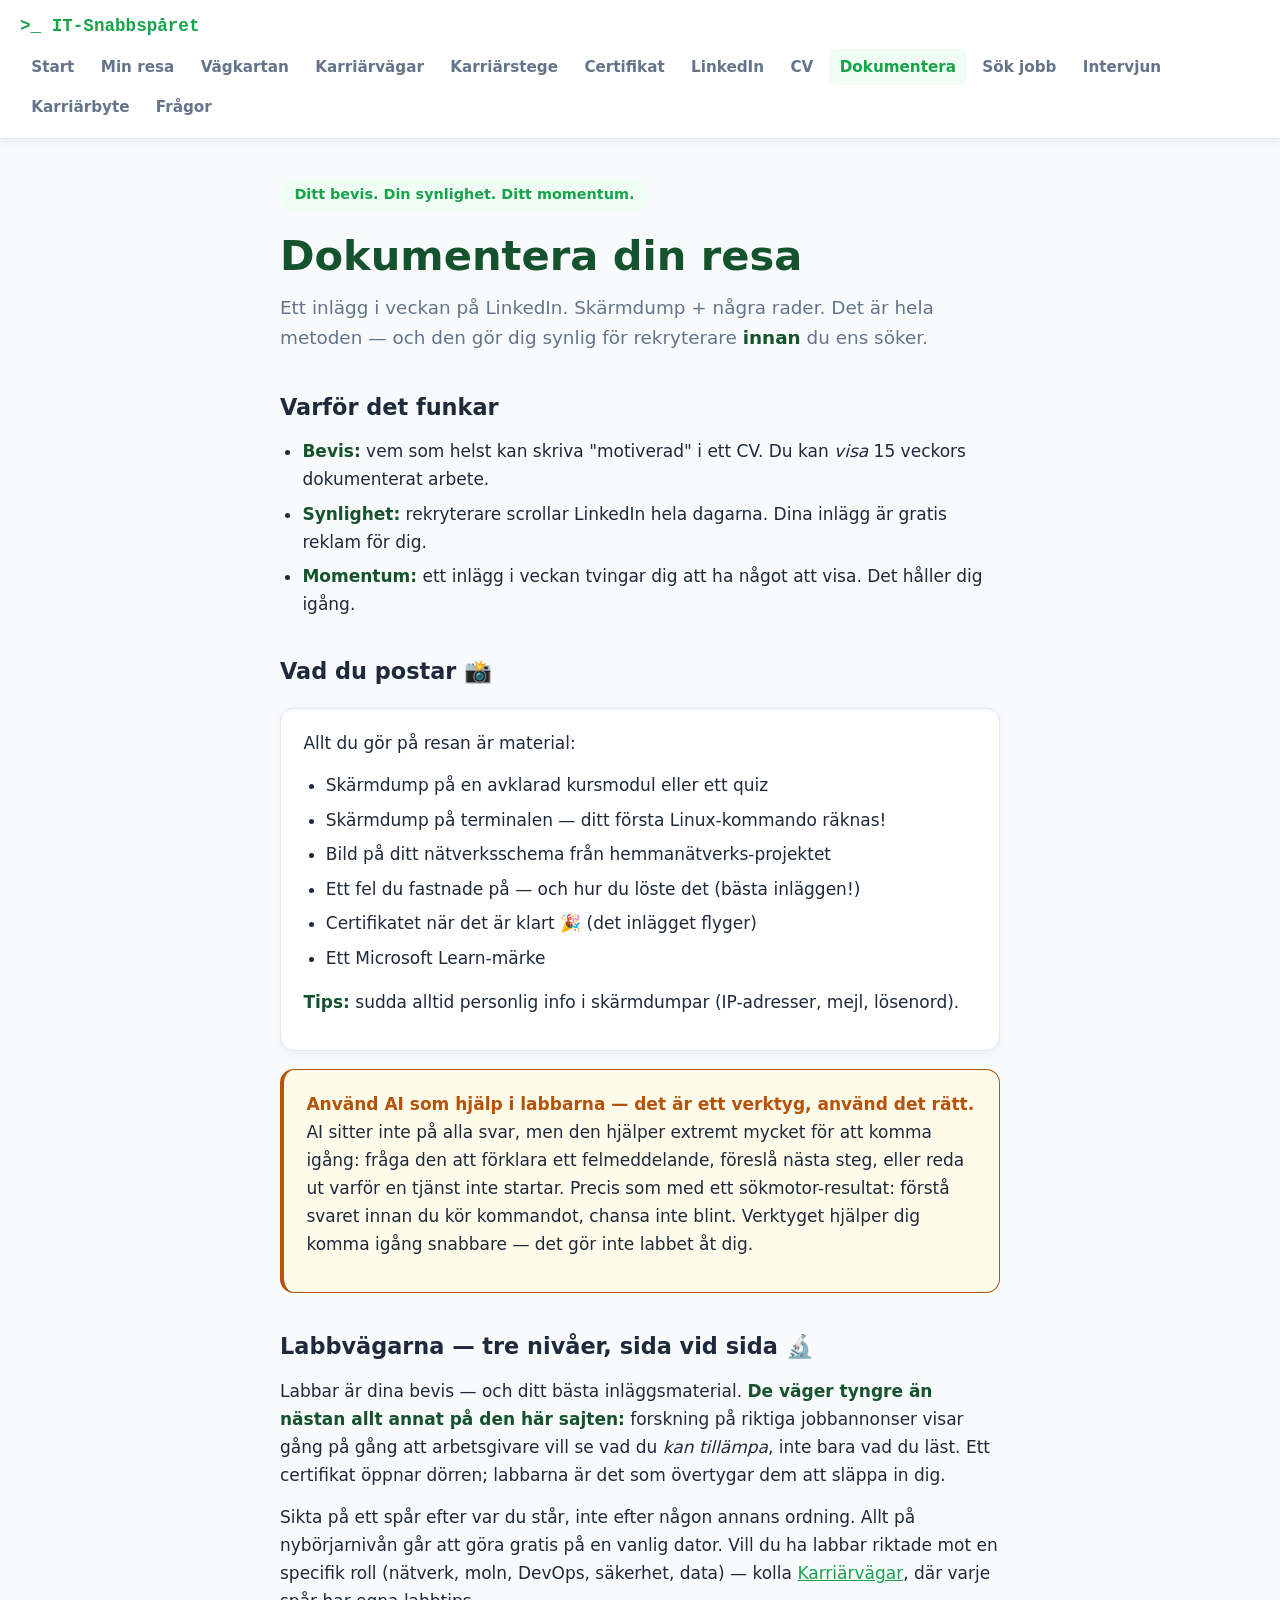
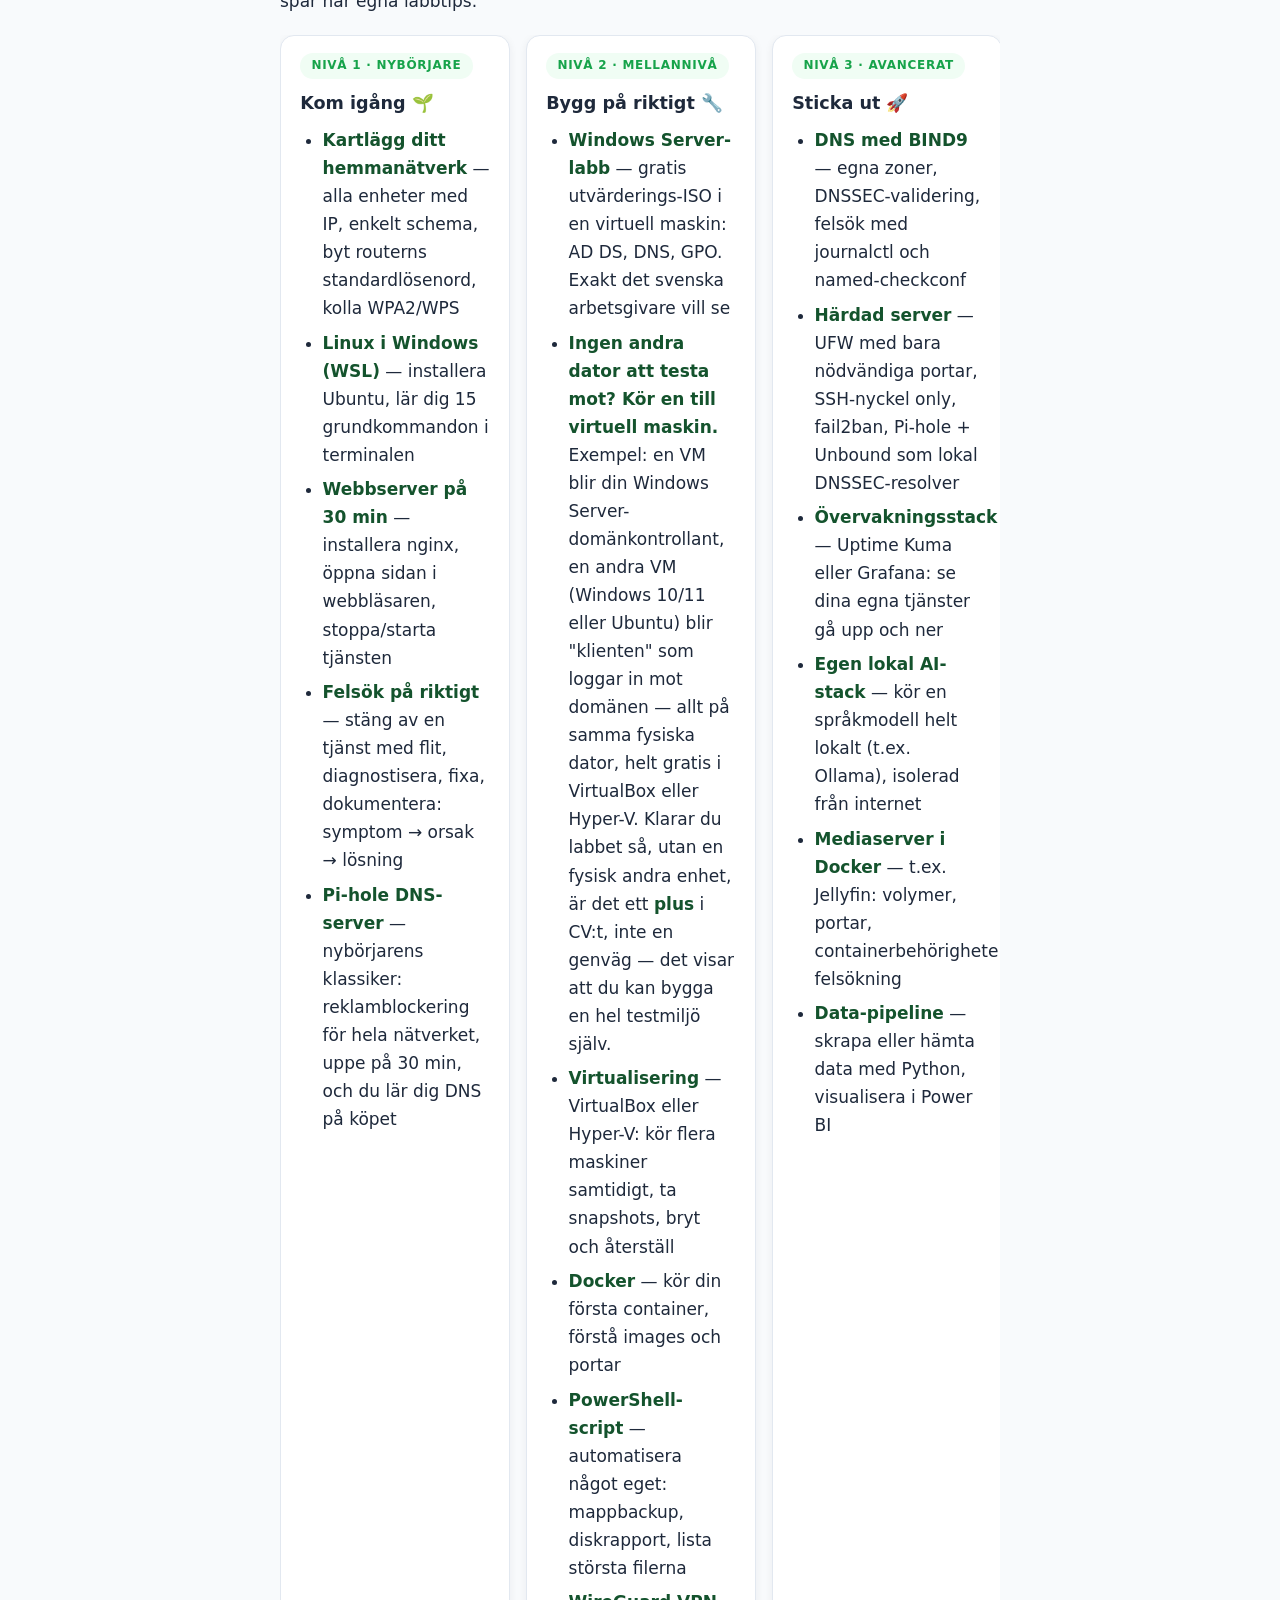
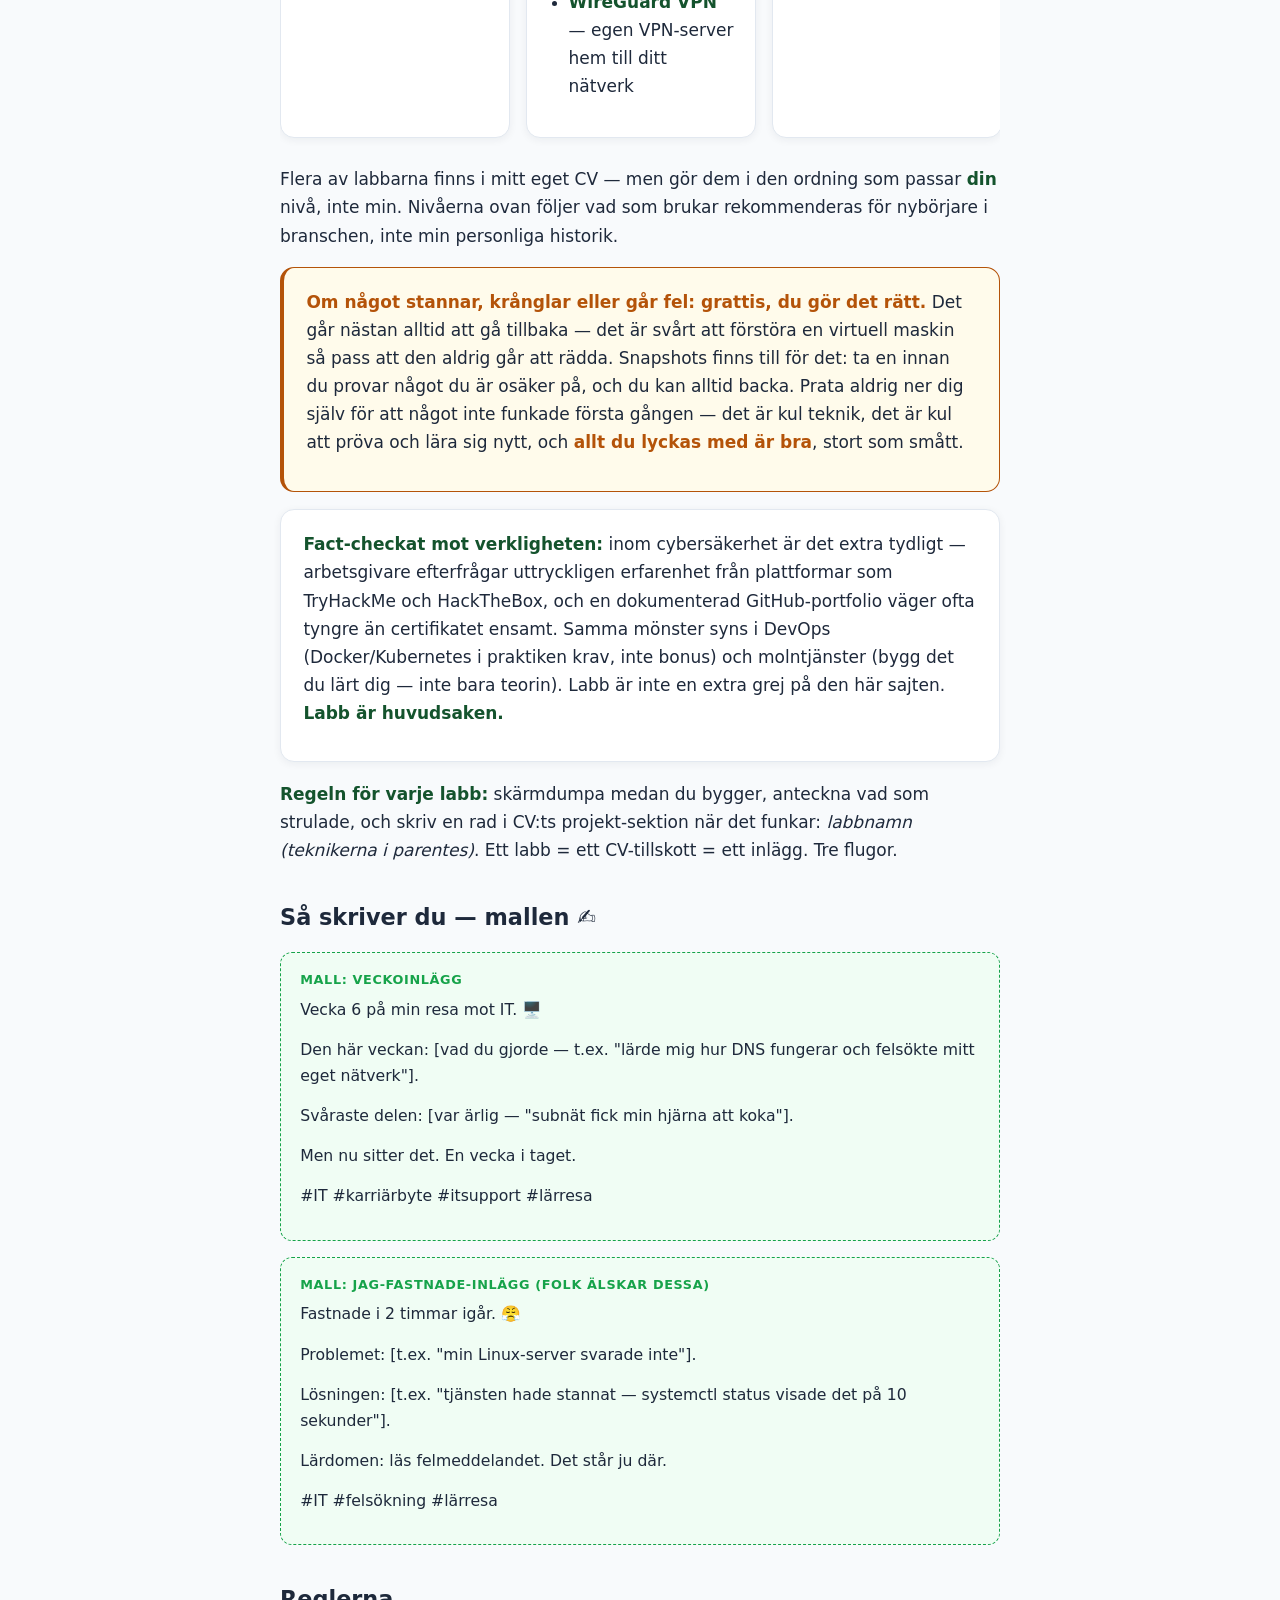
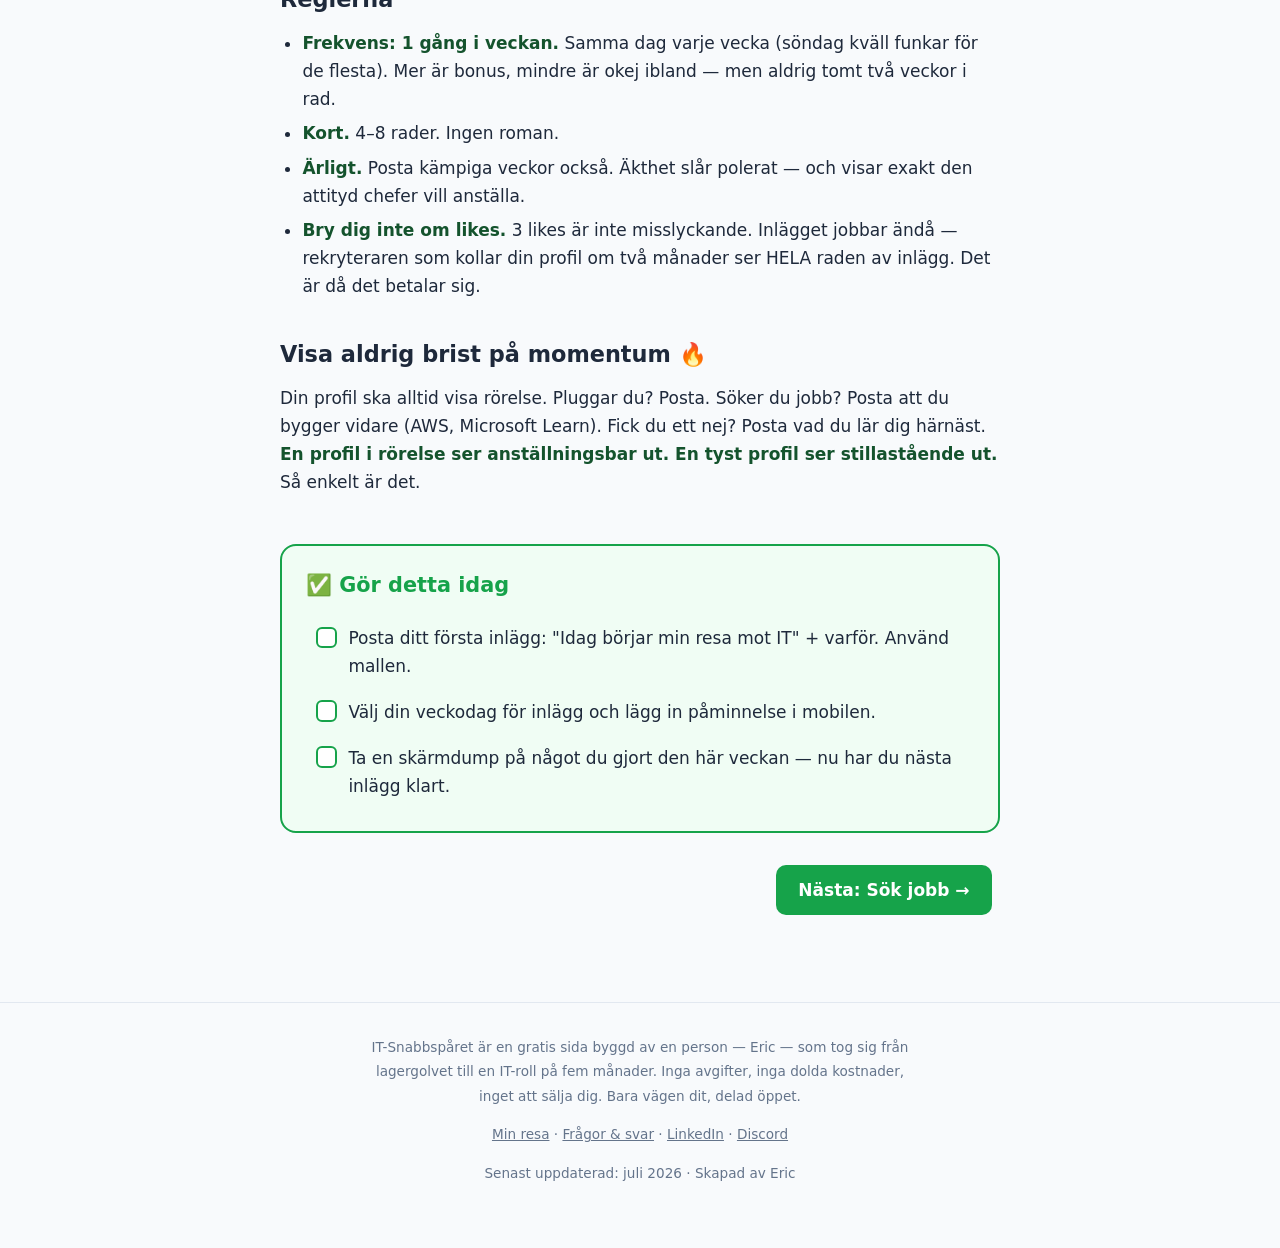
<file: documentation.html>
<!DOCTYPE html>
<html lang="sv">
<head>
  <meta charset="UTF-8">
  <meta name="viewport" content="width=device-width, initial-scale=1.0">
  <title>Dokumentera din resa — IT-Snabbspåret</title>
  <meta name="description" content="Labbidéer från nybörjare till avancerat, och hur du postar din IT-resa på LinkedIn så rekryterare ser dina framsteg.">
  <link rel="canonical" href="https://trafo1.github.io/it-snabbsparet/documentation.html">
  <link rel="stylesheet" href="style.css">
  <link rel="icon" type="image/svg+xml" href="favicon.svg">
  <meta property="og:title" content="Dokumentera din resa — IT-Snabbspåret">
  <meta property="og:description" content="Labbidéer och hur du postar din IT-resa så rekryterare ser dina framsteg.">
  <meta property="og:type" content="website">
  <meta property="og:url" content="https://trafo1.github.io/it-snabbsparet/documentation.html">
  <meta name="theme-color" content="#16a34a">
</head>
<body>

<header class="nav">
  <a href="index.html" class="logo">&gt;_ IT-Snabbspåret</a>
  <button class="nav-toggle" aria-label="Öppna meny">☰</button>
  <nav>
    <a href="index.html">Start</a>
    <a href="minresa.html">Min resa</a>
    <a href="roadmap.html">Vägkartan</a>
    <a href="karriarvagar.html">Karriärvägar</a>
    <a href="karriarstege.html">Karriärstege</a>
    <a href="certifications.html">Certifikat</a>
    <a href="linkedin.html">LinkedIn</a>
    <a href="cv.html">CV</a>
    <a href="documentation.html">Dokumentera</a>
    <a href="jobsearch.html">Sök jobb</a>
    <a href="intervju.html">Intervjun</a>
    <a href="vuxna.html">Karriärbyte</a>
    <a href="fragor.html">Frågor</a>
  </nav>
</header>

<main>
  <span class="tagline">Ditt bevis. Din synlighet. Ditt momentum.</span>
  <h1>Dokumentera din resa</h1>
  <p class="lead">
    Ett inlägg i veckan på LinkedIn. Skärmdump + några rader. Det är hela metoden —
    och den gör dig synlig för rekryterare <strong>innan</strong> du ens söker.
  </p>

  <h2>Varför det funkar</h2>
  <ul>
    <li><strong>Bevis:</strong> vem som helst kan skriva "motiverad" i ett CV. Du kan <em>visa</em> 15 veckors dokumenterat arbete.</li>
    <li><strong>Synlighet:</strong> rekryterare scrollar LinkedIn hela dagarna. Dina inlägg är gratis reklam för dig.</li>
    <li><strong>Momentum:</strong> ett inlägg i veckan tvingar dig att ha något att visa. Det håller dig igång.</li>
  </ul>

  <h2>Vad du postar 📸</h2>
  <div class="card">
    <p>Allt du gör på resan är material:</p>
    <ul>
      <li>Skärmdump på en avklarad kursmodul eller ett quiz</li>
      <li>Skärmdump på terminalen — ditt första Linux-kommando räknas!</li>
      <li>Bild på ditt nätverksschema från hemmanätverks-projektet</li>
      <li>Ett fel du fastnade på — och hur du löste det (bästa inläggen!)</li>
      <li>Certifikatet när det är klart 🎉 (det inlägget flyger)</li>
      <li>Ett Microsoft Learn-märke</li>
    </ul>
    <p><strong>Tips:</strong> sudda alltid personlig info i skärmdumpar (IP-adresser, mejl, lösenord).</p>
  </div>

  <div class="card-alt">
    <p>
      <strong>Använd AI som hjälp i labbarna — det är ett verktyg, använd det rätt.</strong> AI sitter inte på
      alla svar, men den hjälper extremt mycket för att komma igång: fråga den att förklara ett felmeddelande,
      föreslå nästa steg, eller reda ut varför en tjänst inte startar. Precis som med ett sökmotor-resultat:
      förstå svaret innan du kör kommandot, chansa inte blint. Verktyget hjälper dig komma igång snabbare —
      det gör inte labbet åt dig.
    </p>
  </div>

  <h2>Labbvägarna — tre nivåer, sida vid sida 🔬</h2>
  <p>
    Labbar är dina bevis — och ditt bästa inläggsmaterial. <strong>De väger tyngre än nästan allt annat på den
    här sajten:</strong> forskning på riktiga jobbannonser visar gång på gång att arbetsgivare vill se vad du
    <em>kan tillämpa</em>, inte bara vad du läst. Ett certifikat öppnar dörren; labbarna är det som övertygar
    dem att släppa in dig.
  </p>
  <p>
    Sikta på ett spår efter var du står, inte efter någon annans ordning. Allt på nybörjarnivån går att göra
    gratis på en vanlig dator. Vill du ha labbar riktade mot en specifik roll (nätverk, moln, DevOps, säkerhet,
    data) — kolla <a href="karriarvagar.html">Karriärvägar</a>, där varje spår har egna labbtips.
  </p>

  <div class="paths-grid">

    <div class="path-card">
      <span class="tier">Nivå 1 · Nybörjare</span>
      <h3>Kom igång 🌱</h3>
      <ul>
        <li><strong>Kartlägg ditt hemmanätverk</strong> — alla enheter med IP, enkelt schema, byt routerns standardlösenord, kolla WPA2/WPS</li>
        <li><strong>Linux i Windows (WSL)</strong> — installera Ubuntu, lär dig 15 grundkommandon i terminalen</li>
        <li><strong>Webbserver på 30 min</strong> — installera nginx, öppna sidan i webbläsaren, stoppa/starta tjänsten</li>
        <li><strong>Felsök på riktigt</strong> — stäng av en tjänst med flit, diagnostisera, fixa, dokumentera: symptom → orsak → lösning</li>
        <li><strong>Pi-hole DNS-server</strong> — nybörjarens klassiker: reklamblockering för hela nätverket, uppe på 30 min, och du lär dig DNS på köpet</li>
      </ul>
    </div>

    <div class="path-card">
      <span class="tier">Nivå 2 · Mellannivå</span>
      <h3>Bygg på riktigt 🔧</h3>
      <ul>
        <li><strong>Windows Server-labb</strong> — gratis utvärderings-ISO i en virtuell maskin: AD DS, DNS, GPO. Exakt det svenska arbetsgivare vill se</li>
        <li>
          <strong>Ingen andra dator att testa mot? Kör en till virtuell maskin.</strong> Exempel: en VM blir din
          Windows Server-domänkontrollant, en andra VM (Windows 10/11 eller Ubuntu) blir "klienten" som loggar
          in mot domänen — allt på samma fysiska dator, helt gratis i VirtualBox eller Hyper-V. Klarar du labbet
          så, utan en fysisk andra enhet, är det ett <strong>plus</strong> i CV:t, inte en genväg — det visar att
          du kan bygga en hel testmiljö själv.
        </li>
        <li><strong>Virtualisering</strong> — VirtualBox eller Hyper-V: kör flera maskiner samtidigt, ta snapshots, bryt och återställ</li>
        <li><strong>Docker</strong> — kör din första container, förstå images och portar</li>
        <li><strong>PowerShell-script</strong> — automatisera något eget: mappbackup, diskrapport, lista största filerna</li>
        <li><strong>WireGuard VPN</strong> — egen VPN-server hem till ditt nätverk</li>
      </ul>
    </div>

    <div class="path-card">
      <span class="tier">Nivå 3 · Avancerat</span>
      <h3>Sticka ut 🚀</h3>
      <ul>
        <li><strong>DNS med BIND9</strong> — egna zoner, DNSSEC-validering, felsök med journalctl och named-checkconf</li>
        <li><strong>Härdad server</strong> — UFW med bara nödvändiga portar, SSH-nyckel only, fail2ban, Pi-hole + Unbound som lokal DNSSEC-resolver</li>
        <li><strong>Övervakningsstack</strong> — Uptime Kuma eller Grafana: se dina egna tjänster gå upp och ner</li>
        <li><strong>Egen lokal AI-stack</strong> — kör en språkmodell helt lokalt (t.ex. Ollama), isolerad från internet</li>
        <li><strong>Mediaserver i Docker</strong> — t.ex. Jellyfin: volymer, portar, containerbehörigheter, felsökning</li>
        <li><strong>Data-pipeline</strong> — skrapa eller hämta data med Python, visualisera i Power BI</li>
      </ul>
    </div>

  </div>

  <p>
    Flera av labbarna finns i mitt eget CV — men gör dem i den ordning som passar <strong>din</strong> nivå, inte min.
    Nivåerna ovan följer vad som brukar rekommenderas för nybörjare i branschen, inte min personliga historik.
  </p>

  <div class="card-alt">
    <p>
      <strong>Om något stannar, krånglar eller går fel: grattis, du gör det rätt.</strong> Det går nästan alltid
      att gå tillbaka — det är svårt att förstöra en virtuell maskin så pass att den aldrig går att rädda.
      Snapshots finns till för det: ta en innan du provar något du är osäker på, och du kan alltid backa.
      Prata aldrig ner dig själv för att något inte funkade första gången — det är kul teknik, det är kul att
      pröva och lära sig nytt, och <strong>allt du lyckas med är bra</strong>, stort som smått.
    </p>
  </div>

  <div class="card">
    <p>
      <strong>Fact-checkat mot verkligheten:</strong> inom cybersäkerhet är det extra tydligt — arbetsgivare
      efterfrågar uttryckligen erfarenhet från plattformar som TryHackMe och HackTheBox, och en dokumenterad
      GitHub-portfolio väger ofta tyngre än certifikatet ensamt. Samma mönster syns i DevOps (Docker/Kubernetes
      i praktiken krav, inte bonus) och molntjänster (bygg det du lärt dig — inte bara teorin). Labb är inte
      en extra grej på den här sajten. <strong>Labb är huvudsaken.</strong>
    </p>
  </div>
  <p>
    <strong>Regeln för varje labb:</strong> skärmdumpa medan du bygger, anteckna vad som strulade, och skriv en rad i CV:ts
    projekt-sektion när det funkar: <em>labbnamn (teknikerna i parentes)</em>. Ett labb = ett CV-tillskott = ett inlägg. Tre flugor.
  </p>

  <h2>Så skriver du — mallen ✍️</h2>
  <div class="copybox">
    <span class="label">Mall: veckoinlägg</span>
    <p>Vecka 6 på min resa mot IT. 🖥️</p>
    <p>Den här veckan: [vad du gjorde — t.ex. "lärde mig hur DNS fungerar och felsökte mitt eget nätverk"].</p>
    <p>Svåraste delen: [var ärlig — "subnät fick min hjärna att koka"].</p>
    <p>Men nu sitter det. En vecka i taget.</p>
    <p>#IT #karriärbyte #itsupport #lärresa</p>
  </div>

  <div class="copybox">
    <span class="label">Mall: jag-fastnade-inlägg (folk älskar dessa)</span>
    <p>Fastnade i 2 timmar igår. 😤</p>
    <p>Problemet: [t.ex. "min Linux-server svarade inte"].</p>
    <p>Lösningen: [t.ex. "tjänsten hade stannat — systemctl status visade det på 10 sekunder"].</p>
    <p>Lärdomen: läs felmeddelandet. Det står ju där.</p>
    <p>#IT #felsökning #lärresa</p>
  </div>

  <h2>Reglerna</h2>
  <ul>
    <li><strong>Frekvens: 1 gång i veckan.</strong> Samma dag varje vecka (söndag kväll funkar för de flesta). Mer är bonus, mindre är okej ibland — men aldrig tomt två veckor i rad.</li>
    <li><strong>Kort.</strong> 4–8 rader. Ingen roman.</li>
    <li><strong>Ärligt.</strong> Posta kämpiga veckor också. Äkthet slår polerat — och visar exakt den attityd chefer vill anställa.</li>
    <li><strong>Bry dig inte om likes.</strong> 3 likes är inte misslyckande. Inlägget jobbar ändå — rekryteraren som kollar din profil om två månader ser HELA raden av inlägg. Det är då det betalar sig.</li>
  </ul>

  <h2>Visa aldrig brist på momentum 🔥</h2>
  <p>
    Din profil ska alltid visa rörelse. Pluggar du? Posta. Söker du jobb? Posta att du bygger vidare
    (AWS, Microsoft Learn). Fick du ett nej? Posta vad du lär dig härnäst.
    <strong>En profil i rörelse ser anställningsbar ut. En tyst profil ser stillastående ut.</strong>
    Så enkelt är det.
  </p>

  <div class="today">
    <h2>✅ Gör detta idag</h2>
    <div class="check-item" data-key="forsta-inlagg">
      <span class="box"></span>
      <span class="txt">Posta ditt första inlägg: "Idag börjar min resa mot IT" + varför. Använd mallen.</span>
    </div>
    <div class="check-item" data-key="veckodag">
      <span class="box"></span>
      <span class="txt">Välj din veckodag för inlägg och lägg in påminnelse i mobilen.</span>
    </div>
    <div class="check-item" data-key="skarmdump">
      <span class="box"></span>
      <span class="txt">Ta en skärmdump på något du gjort den här veckan — nu har du nästa inlägg klart.</span>
    </div>
  </div>

  <p class="next"><a href="jobsearch.html" class="btn">Nästa: Sök jobb →</a></p>
</main>

<footer>
  <p class="footer-about">
    IT-Snabbspåret är en gratis sida byggd av en person — Eric — som tog sig från lagergolvet till en IT-roll på fem månader.
    Inga avgifter, inga dolda kostnader, inget att sälja dig. Bara vägen dit, delad öppet.
  </p>
  <p>
    <a href="minresa.html">Min resa</a> · <a href="fragor.html">Frågor &amp; svar</a> ·
    <a href="https://www.linkedin.com/in/ericaugustsson/" target="_blank" rel="noopener">LinkedIn</a> ·
    <a href="https://discord.gg/HWkjbstgh" target="_blank" rel="noopener">Discord</a>
  </p>
  <p>Senast uppdaterad: juli 2026 · Skapad av Eric</p>
</footer>

<script src="script.js"></script>
</body>
</html>
</file>
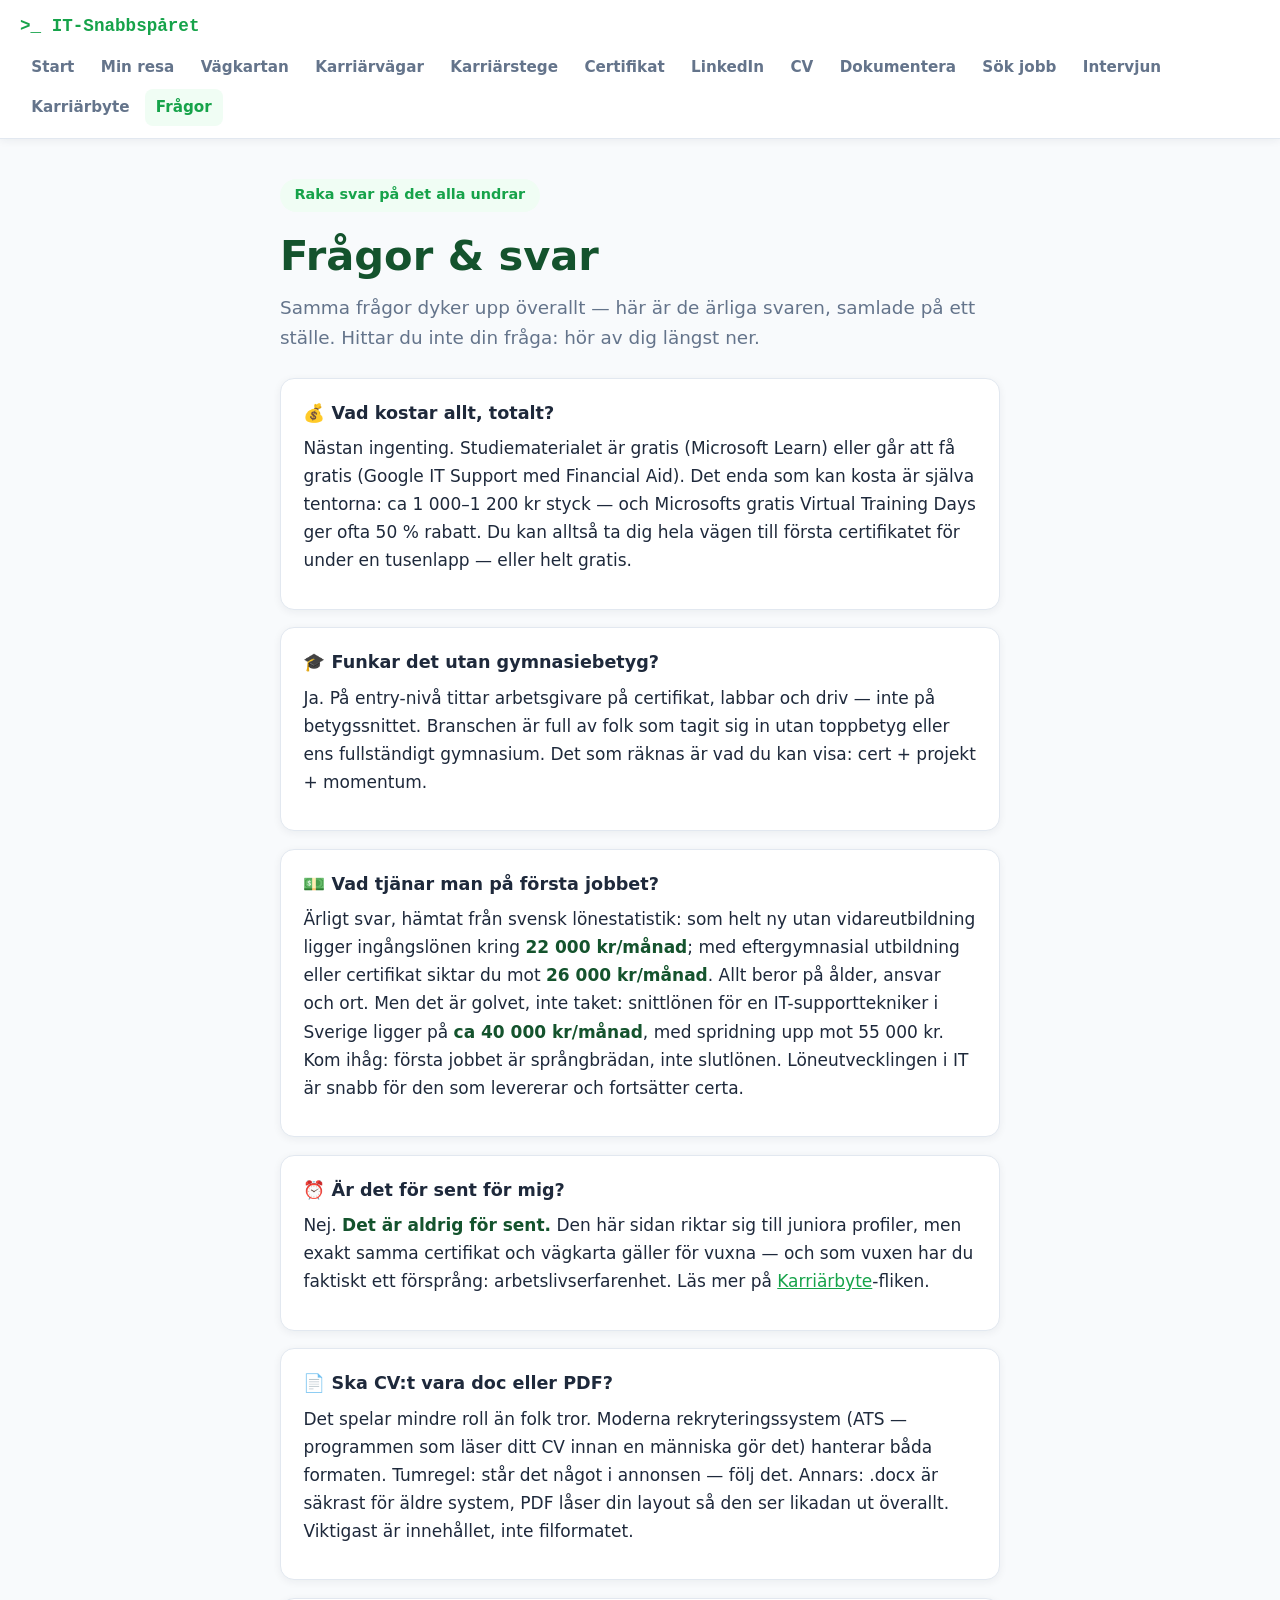
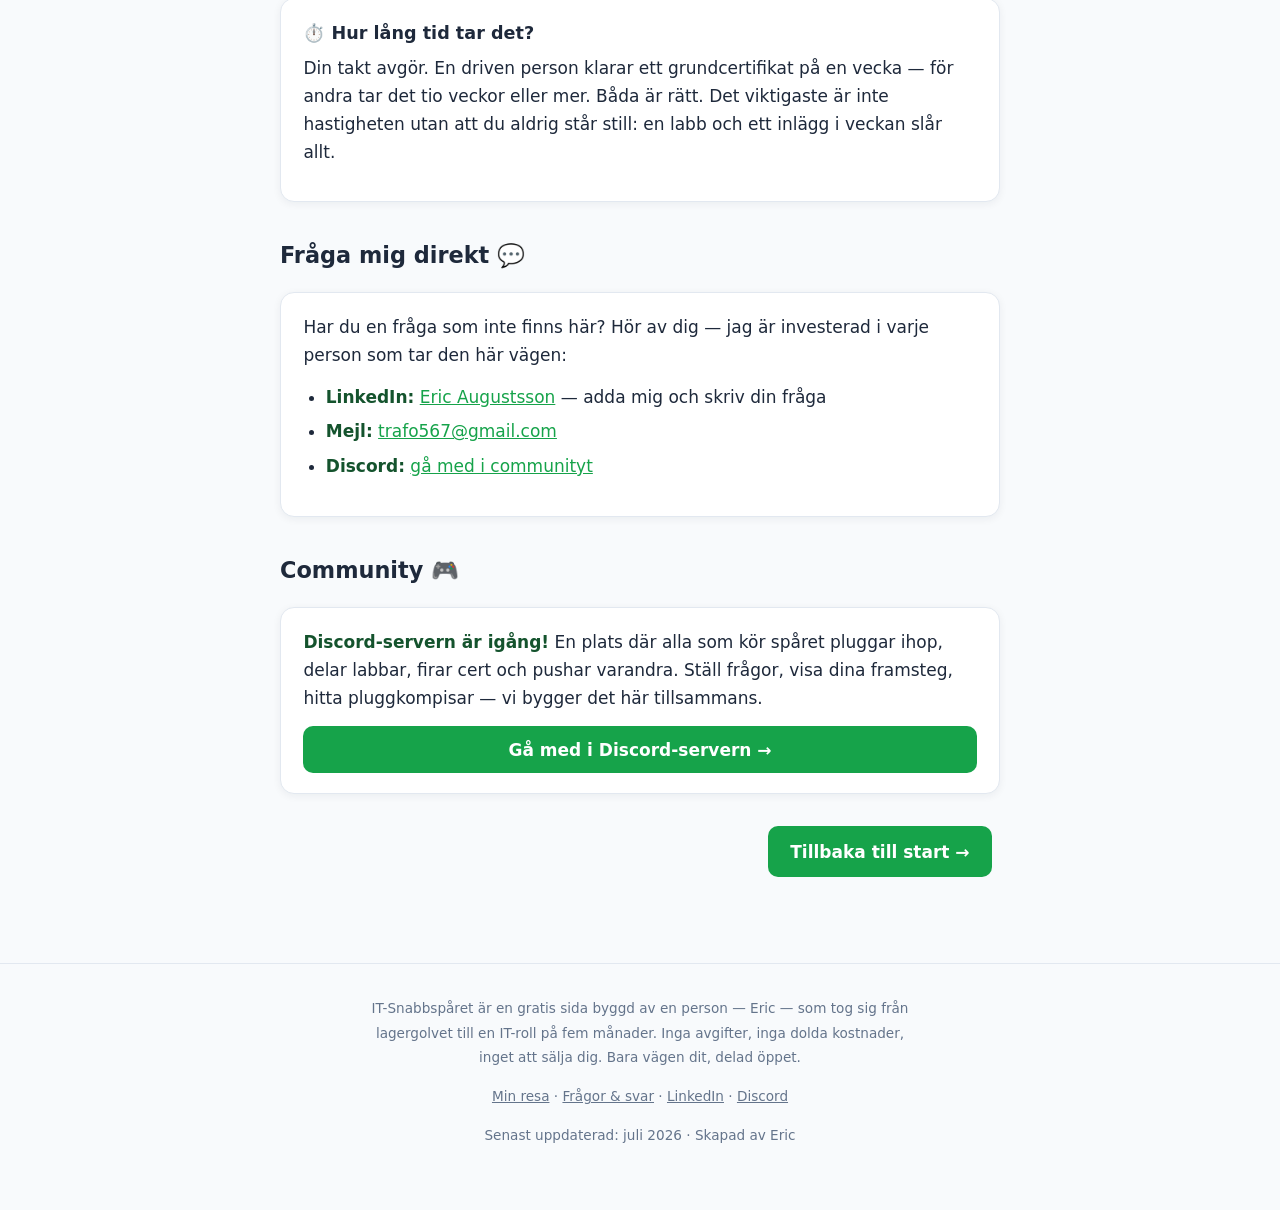
<file: fragor.html>
<!DOCTYPE html>
<html lang="sv">
<head>
  <meta charset="UTF-8">
  <meta name="viewport" content="width=device-width, initial-scale=1.0">
  <title>Frågor &amp; svar — IT-Snabbspåret</title>
  <meta name="description" content="Vad kostar det, funkar det utan gymnasiebetyg, vad tjänar man, är det för sent? Raka svar på de vanligaste frågorna om IT-Snabbspåret.">
  <link rel="canonical" href="https://trafo1.github.io/it-snabbsparet/fragor.html">
  <link rel="stylesheet" href="style.css">
  <link rel="icon" type="image/svg+xml" href="favicon.svg">
  <meta property="og:title" content="Frågor &amp; svar — IT-Snabbspåret">
  <meta property="og:description" content="Raka svar på de vanligaste frågorna om IT-Snabbspåret.">
  <meta property="og:type" content="website">
  <meta property="og:url" content="https://trafo1.github.io/it-snabbsparet/fragor.html">
  <meta name="theme-color" content="#16a34a">
</head>
<body>

<header class="nav">
  <a href="index.html" class="logo">&gt;_ IT-Snabbspåret</a>
  <button class="nav-toggle" aria-label="Öppna meny">☰</button>
  <nav>
    <a href="index.html">Start</a>
    <a href="minresa.html">Min resa</a>
    <a href="roadmap.html">Vägkartan</a>
    <a href="karriarvagar.html">Karriärvägar</a>
    <a href="karriarstege.html">Karriärstege</a>
    <a href="certifications.html">Certifikat</a>
    <a href="linkedin.html">LinkedIn</a>
    <a href="cv.html">CV</a>
    <a href="documentation.html">Dokumentera</a>
    <a href="jobsearch.html">Sök jobb</a>
    <a href="intervju.html">Intervjun</a>
    <a href="vuxna.html">Karriärbyte</a>
    <a href="fragor.html">Frågor</a>
  </nav>
</header>

<main>
  <span class="tagline">Raka svar på det alla undrar</span>
  <h1>Frågor &amp; svar</h1>
  <p class="lead">
    Samma frågor dyker upp överallt — här är de ärliga svaren, samlade på ett ställe.
    Hittar du inte din fråga: hör av dig längst ner.
  </p>

  <div class="card">
    <h3>💰 Vad kostar allt, totalt?</h3>
    <p>
      Nästan ingenting. Studiematerialet är gratis (Microsoft Learn) eller går att få gratis (Google IT Support med Financial Aid).
      Det enda som kan kosta är själva tentorna: ca 1 000–1 200 kr styck — och Microsofts gratis Virtual Training Days
      ger ofta 50 % rabatt. Du kan alltså ta dig hela vägen till första certifikatet för under en tusenlapp — eller helt gratis.
    </p>
  </div>

  <div class="card">
    <h3>🎓 Funkar det utan gymnasiebetyg?</h3>
    <p>
      Ja. På entry-nivå tittar arbetsgivare på certifikat, labbar och driv — inte på betygssnittet.
      Branschen är full av folk som tagit sig in utan toppbetyg eller ens fullständigt gymnasium.
      Det som räknas är vad du kan visa: cert + projekt + momentum.
    </p>
  </div>

  <div class="card">
    <h3>💵 Vad tjänar man på första jobbet?</h3>
    <p>
      Ärligt svar, hämtat från svensk lönestatistik: som helt ny utan vidareutbildning ligger ingångslönen kring
      <strong>22 000 kr/månad</strong>; med eftergymnasial utbildning eller certifikat siktar du mot
      <strong>26 000 kr/månad</strong>. Allt beror på ålder, ansvar och ort. Men det är golvet, inte taket:
      snittlönen för en IT-supporttekniker i Sverige ligger på <strong>ca 40 000 kr/månad</strong>, med spridning upp mot 55 000 kr.
      Kom ihåg: första jobbet är språngbrädan, inte slutlönen. Löneutvecklingen i IT är snabb för den som levererar och fortsätter certa.
    </p>
  </div>

  <div class="card">
    <h3>⏰ Är det för sent för mig?</h3>
    <p>
      Nej. <strong>Det är aldrig för sent.</strong> Den här sidan riktar sig till juniora profiler, men exakt samma
      certifikat och vägkarta gäller för vuxna — och som vuxen har du faktiskt ett försprång: arbetslivserfarenhet.
      Läs mer på <a href="vuxna.html">Karriärbyte</a>-fliken.
    </p>
  </div>

  <div class="card">
    <h3>📄 Ska CV:t vara doc eller PDF?</h3>
    <p>
      Det spelar mindre roll än folk tror. Moderna rekryteringssystem (ATS — programmen som läser ditt CV innan en människa gör det)
      hanterar båda formaten. Tumregel: står det något i annonsen — följ det. Annars: .docx är säkrast för äldre system,
      PDF låser din layout så den ser likadan ut överallt. Viktigast är innehållet, inte filformatet.
    </p>
  </div>

  <div class="card">
    <h3>⏱️ Hur lång tid tar det?</h3>
    <p>
      Din takt avgör. En driven person klarar ett grundcertifikat på en vecka — för andra tar det tio veckor eller mer.
      Båda är rätt. Det viktigaste är inte hastigheten utan att du aldrig står still: en labb och ett inlägg i veckan slår allt.
    </p>
  </div>

  <h2>Fråga mig direkt 💬</h2>
  <div class="card">
    <p>Har du en fråga som inte finns här? Hör av dig — jag är investerad i varje person som tar den här vägen:</p>
    <ul>
      <li><strong>LinkedIn:</strong> <a href="https://www.linkedin.com/in/ericaugustsson/" target="_blank" rel="noopener">Eric Augustsson</a> — adda mig och skriv din fråga</li>
      <li><strong>Mejl:</strong> <a href="mailto:trafo567@gmail.com">trafo567@gmail.com</a></li>
      <li><strong>Discord:</strong> <a href="https://discord.gg/HWkjbstgh" target="_blank" rel="noopener">gå med i communityt</a></li>
    </ul>
  </div>

  <h2>Community 🎮</h2>
  <div class="card">
    <p>
      <strong>Discord-servern är igång!</strong> En plats där alla som kör spåret pluggar ihop, delar labbar,
      firar cert och pushar varandra. Ställ frågor, visa dina framsteg, hitta pluggkompisar — vi bygger det här tillsammans.
    </p>
    <a class="platform-link" href="https://discord.gg/HWkjbstgh" target="_blank" rel="noopener">Gå med i Discord-servern →</a>
  </div>

  <p class="next"><a href="index.html" class="btn">Tillbaka till start →</a></p>
</main>

<footer>
  <p class="footer-about">
    IT-Snabbspåret är en gratis sida byggd av en person — Eric — som tog sig från lagergolvet till en IT-roll på fem månader.
    Inga avgifter, inga dolda kostnader, inget att sälja dig. Bara vägen dit, delad öppet.
  </p>
  <p>
    <a href="minresa.html">Min resa</a> · <a href="fragor.html">Frågor &amp; svar</a> ·
    <a href="https://www.linkedin.com/in/ericaugustsson/" target="_blank" rel="noopener">LinkedIn</a> ·
    <a href="https://discord.gg/HWkjbstgh" target="_blank" rel="noopener">Discord</a>
  </p>
  <p>Senast uppdaterad: juli 2026 · Skapad av Eric</p>
</footer>

<script src="script.js"></script>
</body>
</html>
</file>
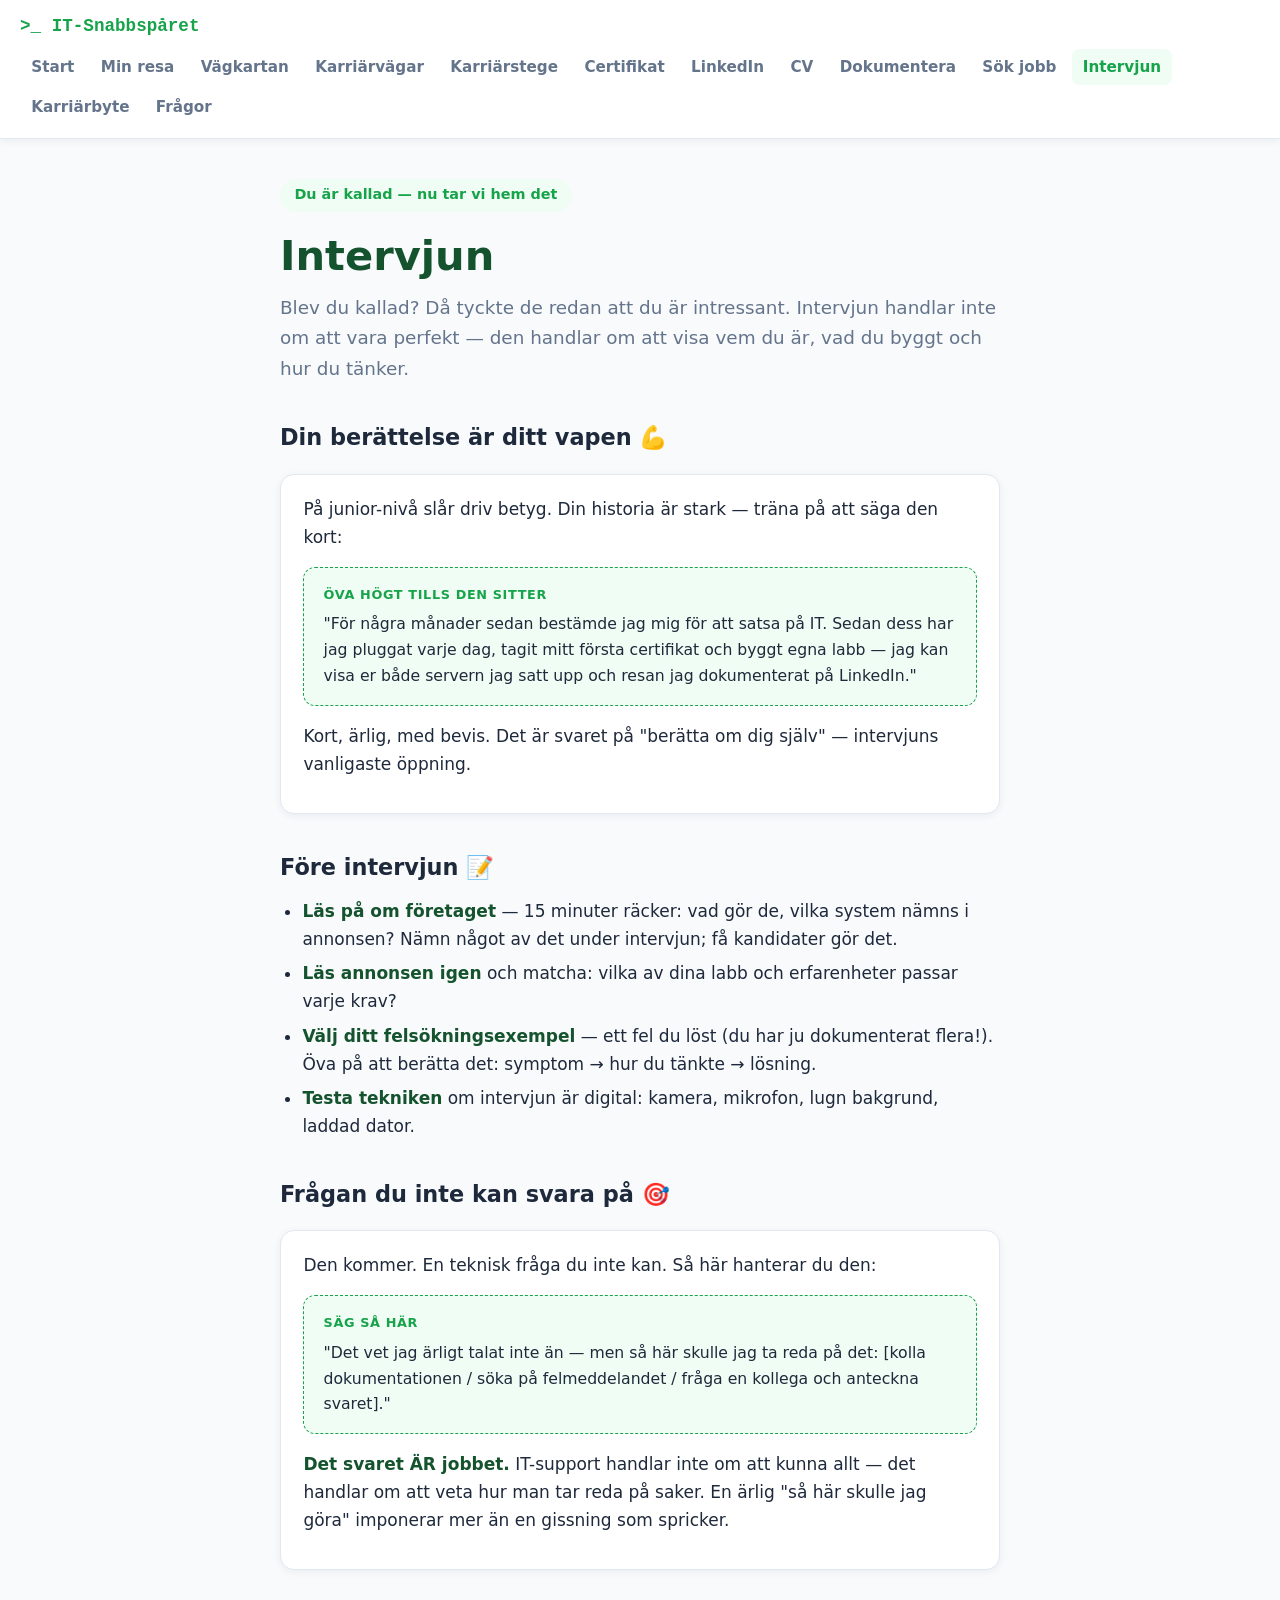
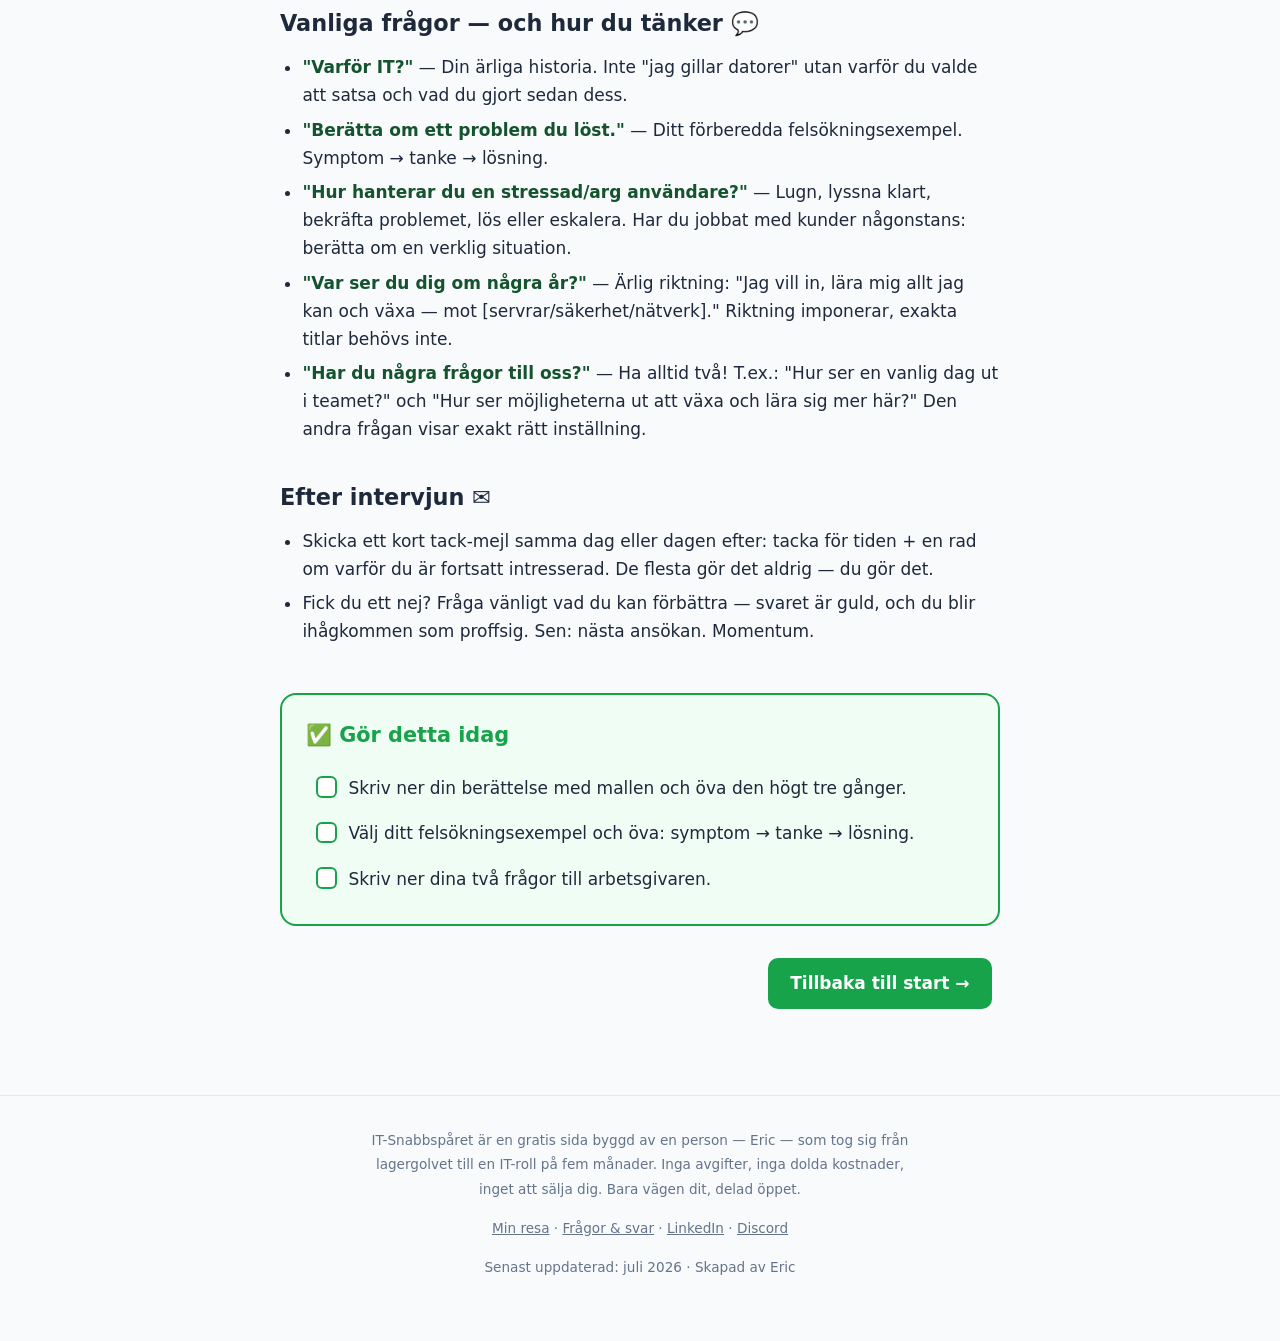
<file: intervju.html>
<!DOCTYPE html>
<html lang="sv">
<head>
  <meta charset="UTF-8">
  <meta name="viewport" content="width=device-width, initial-scale=1.0">
  <title>Intervjun — IT-Snabbspåret</title>
  <meta name="description" content="Förbered dig för IT-intervjun: din berättelse, svåra frågor, felsökningsexempel och vad du gör efteråt.">
  <link rel="canonical" href="https://trafo1.github.io/it-snabbsparet/intervju.html">
  <link rel="stylesheet" href="style.css">
  <link rel="icon" type="image/svg+xml" href="favicon.svg">
  <meta property="og:title" content="Intervjun — IT-Snabbspåret">
  <meta property="og:description" content="Förbered dig för IT-intervjun: din berättelse, svåra frågor och vad du gör efteråt.">
  <meta property="og:type" content="website">
  <meta property="og:url" content="https://trafo1.github.io/it-snabbsparet/intervju.html">
  <meta name="theme-color" content="#16a34a">
</head>
<body>

<header class="nav">
  <a href="index.html" class="logo">&gt;_ IT-Snabbspåret</a>
  <button class="nav-toggle" aria-label="Öppna meny">☰</button>
  <nav>
    <a href="index.html">Start</a>
    <a href="minresa.html">Min resa</a>
    <a href="roadmap.html">Vägkartan</a>
    <a href="karriarvagar.html">Karriärvägar</a>
    <a href="karriarstege.html">Karriärstege</a>
    <a href="certifications.html">Certifikat</a>
    <a href="linkedin.html">LinkedIn</a>
    <a href="cv.html">CV</a>
    <a href="documentation.html">Dokumentera</a>
    <a href="jobsearch.html">Sök jobb</a>
    <a href="intervju.html">Intervjun</a>
    <a href="vuxna.html">Karriärbyte</a>
    <a href="fragor.html">Frågor</a>
  </nav>
</header>

<main>
  <span class="tagline">Du är kallad — nu tar vi hem det</span>
  <h1>Intervjun</h1>
  <p class="lead">
    Blev du kallad? Då tyckte de redan att du är intressant. Intervjun handlar inte om att vara perfekt —
    den handlar om att visa vem du är, vad du byggt och hur du tänker.
  </p>

  <h2>Din berättelse är ditt vapen 💪</h2>
  <div class="card">
    <p>
      På junior-nivå slår driv betyg. Din historia är stark — träna på att säga den kort:
    </p>
    <div class="copybox">
      <span class="label">Öva högt tills den sitter</span>
      "För några månader sedan bestämde jag mig för att satsa på IT. Sedan dess har jag pluggat varje dag,
      tagit mitt första certifikat och byggt egna labb — jag kan visa er både servern jag satt upp och
      resan jag dokumenterat på LinkedIn."
    </div>
    <p>Kort, ärlig, med bevis. Det är svaret på "berätta om dig själv" — intervjuns vanligaste öppning.</p>
  </div>

  <h2>Före intervjun 📝</h2>
  <ul>
    <li><strong>Läs på om företaget</strong> — 15 minuter räcker: vad gör de, vilka system nämns i annonsen? Nämn något av det under intervjun; få kandidater gör det.</li>
    <li><strong>Läs annonsen igen</strong> och matcha: vilka av dina labb och erfarenheter passar varje krav?</li>
    <li><strong>Välj ditt felsökningsexempel</strong> — ett fel du löst (du har ju dokumenterat flera!). Öva på att berätta det: symptom → hur du tänkte → lösning.</li>
    <li><strong>Testa tekniken</strong> om intervjun är digital: kamera, mikrofon, lugn bakgrund, laddad dator.</li>
  </ul>

  <h2>Frågan du inte kan svara på 🎯</h2>
  <div class="card">
    <p>Den kommer. En teknisk fråga du inte kan. Så här hanterar du den:</p>
    <div class="copybox">
      <span class="label">Säg så här</span>
      "Det vet jag ärligt talat inte än — men så här skulle jag ta reda på det: [kolla dokumentationen /
      söka på felmeddelandet / fråga en kollega och anteckna svaret]."
    </div>
    <p>
      <strong>Det svaret ÄR jobbet.</strong> IT-support handlar inte om att kunna allt — det handlar om att
      veta hur man tar reda på saker. En ärlig "så här skulle jag göra" imponerar mer än en gissning som spricker.
    </p>
  </div>

  <h2>Vanliga frågor — och hur du tänker 💬</h2>
  <ul>
    <li><strong>"Varför IT?"</strong> — Din ärliga historia. Inte "jag gillar datorer" utan varför du valde att satsa och vad du gjort sedan dess.</li>
    <li><strong>"Berätta om ett problem du löst."</strong> — Ditt förberedda felsökningsexempel. Symptom → tanke → lösning.</li>
    <li><strong>"Hur hanterar du en stressad/arg användare?"</strong> — Lugn, lyssna klart, bekräfta problemet, lös eller eskalera. Har du jobbat med kunder någonstans: berätta om en verklig situation.</li>
    <li><strong>"Var ser du dig om några år?"</strong> — Ärlig riktning: "Jag vill in, lära mig allt jag kan och växa — mot [servrar/säkerhet/nätverk]." Riktning imponerar, exakta titlar behövs inte.</li>
    <li><strong>"Har du några frågor till oss?"</strong> — Ha alltid två! T.ex.: "Hur ser en vanlig dag ut i teamet?" och "Hur ser möjligheterna ut att växa och lära sig mer här?" Den andra frågan visar exakt rätt inställning.</li>
  </ul>

  <h2>Efter intervjun ✉️</h2>
  <ul>
    <li>Skicka ett kort tack-mejl samma dag eller dagen efter: tacka för tiden + en rad om varför du är fortsatt intresserad. De flesta gör det aldrig — du gör det.</li>
    <li>Fick du ett nej? Fråga vänligt vad du kan förbättra — svaret är guld, och du blir ihågkommen som proffsig. Sen: nästa ansökan. Momentum.</li>
  </ul>

  <div class="today">
    <h2>✅ Gör detta idag</h2>
    <div class="check-item" data-key="berattelse">
      <span class="box"></span>
      <span class="txt">Skriv ner din berättelse med mallen och öva den högt tre gånger.</span>
    </div>
    <div class="check-item" data-key="felsokningsexempel">
      <span class="box"></span>
      <span class="txt">Välj ditt felsökningsexempel och öva: symptom → tanke → lösning.</span>
    </div>
    <div class="check-item" data-key="tvafragor">
      <span class="box"></span>
      <span class="txt">Skriv ner dina två frågor till arbetsgivaren.</span>
    </div>
  </div>

  <p class="next"><a href="index.html" class="btn">Tillbaka till start →</a></p>
</main>

<footer>
  <p class="footer-about">
    IT-Snabbspåret är en gratis sida byggd av en person — Eric — som tog sig från lagergolvet till en IT-roll på fem månader.
    Inga avgifter, inga dolda kostnader, inget att sälja dig. Bara vägen dit, delad öppet.
  </p>
  <p>
    <a href="minresa.html">Min resa</a> · <a href="fragor.html">Frågor &amp; svar</a> ·
    <a href="https://www.linkedin.com/in/ericaugustsson/" target="_blank" rel="noopener">LinkedIn</a> ·
    <a href="https://discord.gg/HWkjbstgh" target="_blank" rel="noopener">Discord</a>
  </p>
  <p>Senast uppdaterad: juli 2026 · Skapad av Eric</p>
</footer>

<script src="script.js"></script>
</body>
</html>
</file>
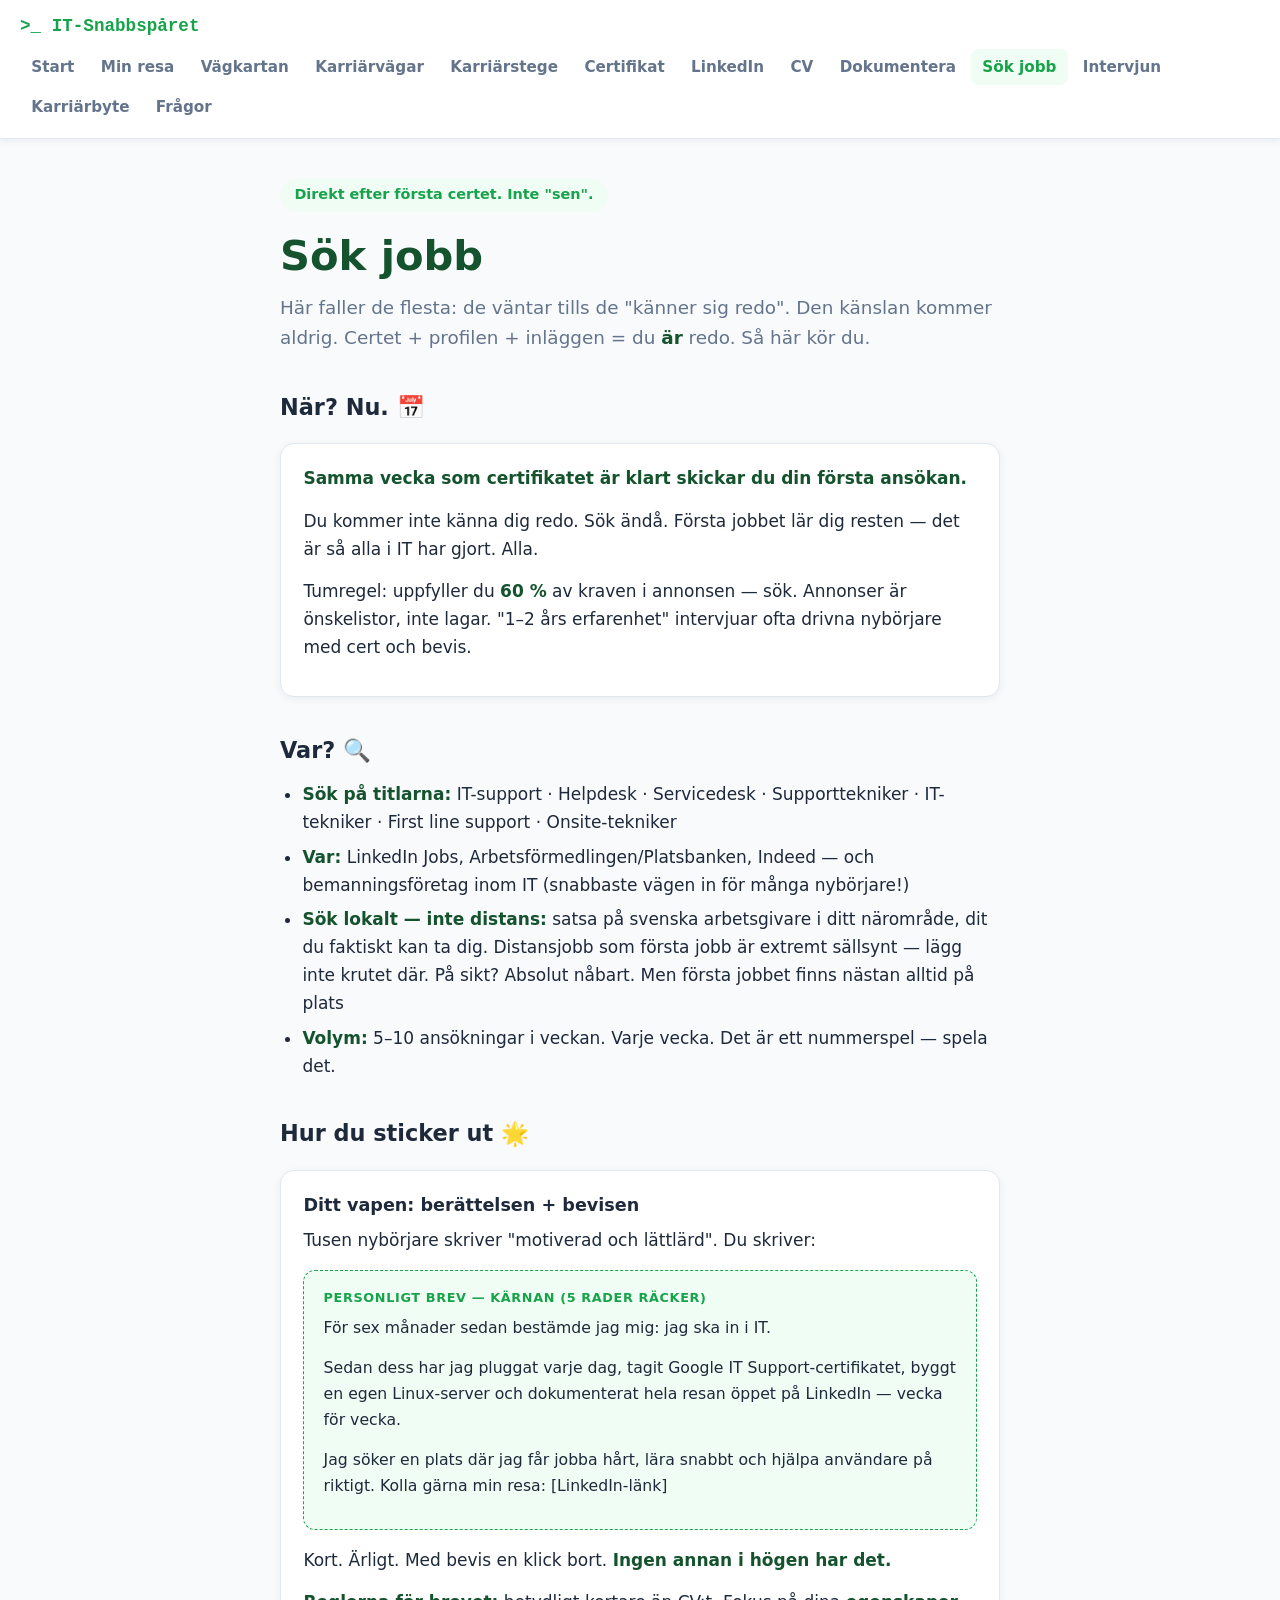
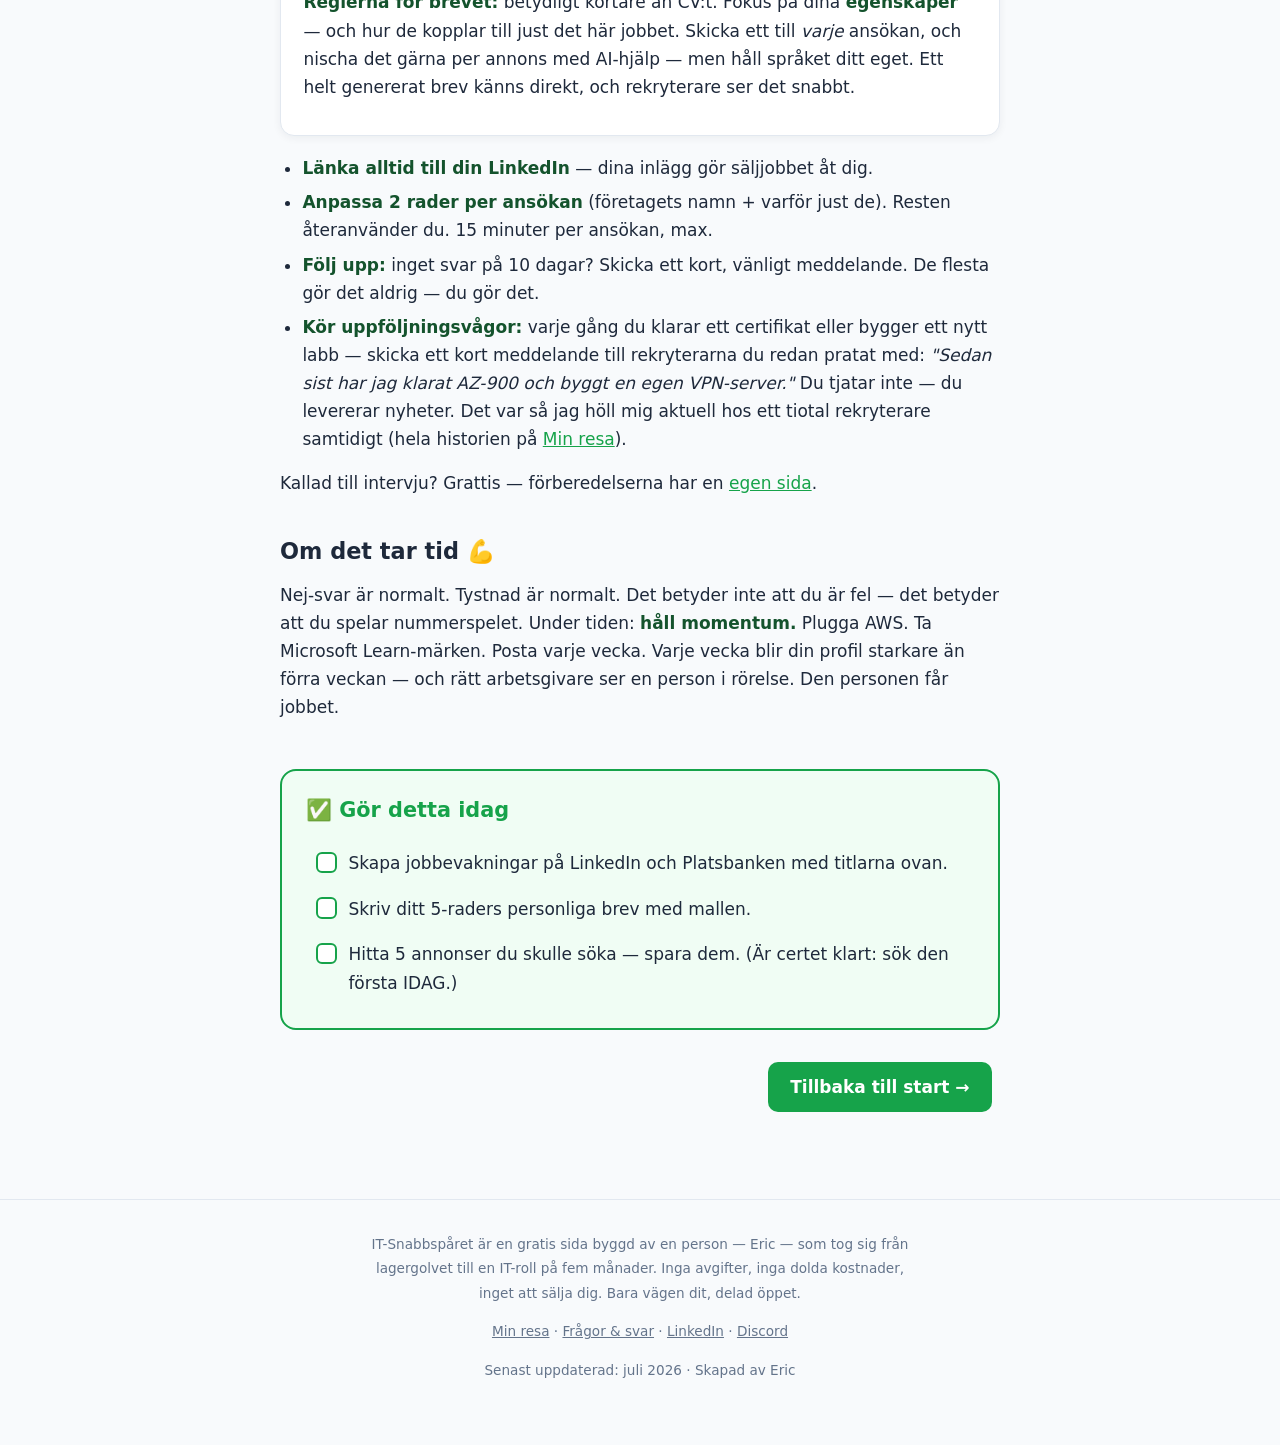
<file: jobsearch.html>
<!DOCTYPE html>
<html lang="sv">
<head>
  <meta charset="UTF-8">
  <meta name="viewport" content="width=device-width, initial-scale=1.0">
  <title>Sök jobb — IT-Snabbspåret</title>
  <meta name="description" content="När och var du söker IT-jobb, hur du sticker ut med ett personligt brev, och uppföljningsvågor som håller dig aktuell hos rekryterare.">
  <link rel="canonical" href="https://trafo1.github.io/it-snabbsparet/jobsearch.html">
  <link rel="stylesheet" href="style.css">
  <link rel="icon" type="image/svg+xml" href="favicon.svg">
  <meta property="og:title" content="Sök jobb — IT-Snabbspåret">
  <meta property="og:description" content="När och var du söker IT-jobb, och hur du sticker ut bland andra sökande.">
  <meta property="og:type" content="website">
  <meta property="og:url" content="https://trafo1.github.io/it-snabbsparet/jobsearch.html">
  <meta name="theme-color" content="#16a34a">
</head>
<body>

<header class="nav">
  <a href="index.html" class="logo">&gt;_ IT-Snabbspåret</a>
  <button class="nav-toggle" aria-label="Öppna meny">☰</button>
  <nav>
    <a href="index.html">Start</a>
    <a href="minresa.html">Min resa</a>
    <a href="roadmap.html">Vägkartan</a>
    <a href="karriarvagar.html">Karriärvägar</a>
    <a href="karriarstege.html">Karriärstege</a>
    <a href="certifications.html">Certifikat</a>
    <a href="linkedin.html">LinkedIn</a>
    <a href="cv.html">CV</a>
    <a href="documentation.html">Dokumentera</a>
    <a href="jobsearch.html">Sök jobb</a>
    <a href="intervju.html">Intervjun</a>
    <a href="vuxna.html">Karriärbyte</a>
    <a href="fragor.html">Frågor</a>
  </nav>
</header>

<main>
  <span class="tagline">Direkt efter första certet. Inte "sen".</span>
  <h1>Sök jobb</h1>
  <p class="lead">
    Här faller de flesta: de väntar tills de "känner sig redo". Den känslan kommer aldrig.
    Certet + profilen + inläggen = du <strong>är</strong> redo. Så här kör du.
  </p>

  <h2>När? Nu. 📅</h2>
  <div class="card">
    <p><strong>Samma vecka som certifikatet är klart skickar du din första ansökan.</strong></p>
    <p>Du kommer inte känna dig redo. Sök ändå. Första jobbet lär dig resten — det är så alla i IT har gjort. Alla.</p>
    <p>Tumregel: uppfyller du <strong>60 %</strong> av kraven i annonsen — sök. Annonser är önskelistor, inte lagar. "1–2 års erfarenhet" intervjuar ofta drivna nybörjare med cert och bevis.</p>
  </div>

  <h2>Var? 🔍</h2>
  <ul>
    <li><strong>Sök på titlarna:</strong> IT-support · Helpdesk · Servicedesk · Supporttekniker · IT-tekniker · First line support · Onsite-tekniker</li>
    <li><strong>Var:</strong> LinkedIn Jobs, Arbetsförmedlingen/Platsbanken, Indeed — och bemanningsföretag inom IT (snabbaste vägen in för många nybörjare!)</li>
    <li><strong>Sök lokalt — inte distans:</strong> satsa på svenska arbetsgivare i ditt närområde, dit du faktiskt kan ta dig. Distansjobb som första jobb är extremt sällsynt — lägg inte krutet där. På sikt? Absolut nåbart. Men första jobbet finns nästan alltid på plats</li>
    <li><strong>Volym:</strong> 5–10 ansökningar i veckan. Varje vecka. Det är ett nummerspel — spela det.</li>
  </ul>

  <h2>Hur du sticker ut 🌟</h2>
  <div class="card">
    <h3>Ditt vapen: berättelsen + bevisen</h3>
    <p>Tusen nybörjare skriver "motiverad och lättlärd". Du skriver:</p>
    <div class="copybox">
      <span class="label">Personligt brev — kärnan (5 rader räcker)</span>
      <p>För sex månader sedan bestämde jag mig: jag ska in i IT.</p>
      <p>Sedan dess har jag pluggat varje dag, tagit Google IT Support-certifikatet,
      byggt en egen Linux-server och dokumenterat hela resan öppet på LinkedIn — vecka för vecka.</p>
      <p>Jag söker en plats där jag får jobba hårt, lära snabbt och hjälpa användare på riktigt.
      Kolla gärna min resa: [LinkedIn-länk]</p>
    </div>
    <p>Kort. Ärligt. Med bevis en klick bort. <strong>Ingen annan i högen har det.</strong></p>
    <p><strong>Reglerna för brevet:</strong> betydligt kortare än CV:t. Fokus på dina <strong>egenskaper</strong> — och hur de kopplar till just det här jobbet. Skicka ett till <em>varje</em> ansökan, och nischa det gärna per annons med AI-hjälp — men håll språket ditt eget. Ett helt genererat brev känns direkt, och rekryterare ser det snabbt.</p>
  </div>

  <ul>
    <li><strong>Länka alltid till din LinkedIn</strong> — dina inlägg gör säljjobbet åt dig.</li>
    <li><strong>Anpassa 2 rader per ansökan</strong> (företagets namn + varför just de). Resten återanvänder du. 15 minuter per ansökan, max.</li>
    <li><strong>Följ upp:</strong> inget svar på 10 dagar? Skicka ett kort, vänligt meddelande. De flesta gör det aldrig — du gör det.</li>
    <li><strong>Kör uppföljningsvågor:</strong> varje gång du klarar ett certifikat eller bygger ett nytt labb — skicka ett kort meddelande till rekryterarna du redan pratat med: <em>"Sedan sist har jag klarat AZ-900 och byggt en egen VPN-server."</em> Du tjatar inte — du levererar nyheter. Det var så jag höll mig aktuell hos ett tiotal rekryterare samtidigt (hela historien på <a href="minresa.html">Min resa</a>).</li>
  </ul>

  <p>Kallad till intervju? Grattis — förberedelserna har en <a href="intervju.html">egen sida</a>.</p>

  <h2>Om det tar tid 💪</h2>
  <p>
    Nej-svar är normalt. Tystnad är normalt. Det betyder inte att du är fel — det betyder att du spelar nummerspelet.
    Under tiden: <strong>håll momentum.</strong> Plugga AWS. Ta Microsoft Learn-märken. Posta varje vecka.
    Varje vecka blir din profil starkare än förra veckan — och rätt arbetsgivare ser en person i rörelse.
    Den personen får jobbet.
  </p>

  <div class="today">
    <h2>✅ Gör detta idag</h2>
    <div class="check-item" data-key="sokbevakning">
      <span class="box"></span>
      <span class="txt">Skapa jobbevakningar på LinkedIn och Platsbanken med titlarna ovan.</span>
    </div>
    <div class="check-item" data-key="brev">
      <span class="box"></span>
      <span class="txt">Skriv ditt 5-raders personliga brev med mallen.</span>
    </div>
    <div class="check-item" data-key="femjobb">
      <span class="box"></span>
      <span class="txt">Hitta 5 annonser du skulle söka — spara dem. (Är certet klart: sök den första IDAG.)</span>
    </div>
  </div>

  <p class="next"><a href="index.html" class="btn">Tillbaka till start →</a></p>
</main>

<footer>
  <p class="footer-about">
    IT-Snabbspåret är en gratis sida byggd av en person — Eric — som tog sig från lagergolvet till en IT-roll på fem månader.
    Inga avgifter, inga dolda kostnader, inget att sälja dig. Bara vägen dit, delad öppet.
  </p>
  <p>
    <a href="minresa.html">Min resa</a> · <a href="fragor.html">Frågor &amp; svar</a> ·
    <a href="https://www.linkedin.com/in/ericaugustsson/" target="_blank" rel="noopener">LinkedIn</a> ·
    <a href="https://discord.gg/HWkjbstgh" target="_blank" rel="noopener">Discord</a>
  </p>
  <p>Senast uppdaterad: juli 2026 · Skapad av Eric</p>
</footer>

<script src="script.js"></script>
</body>
</html>
</file>
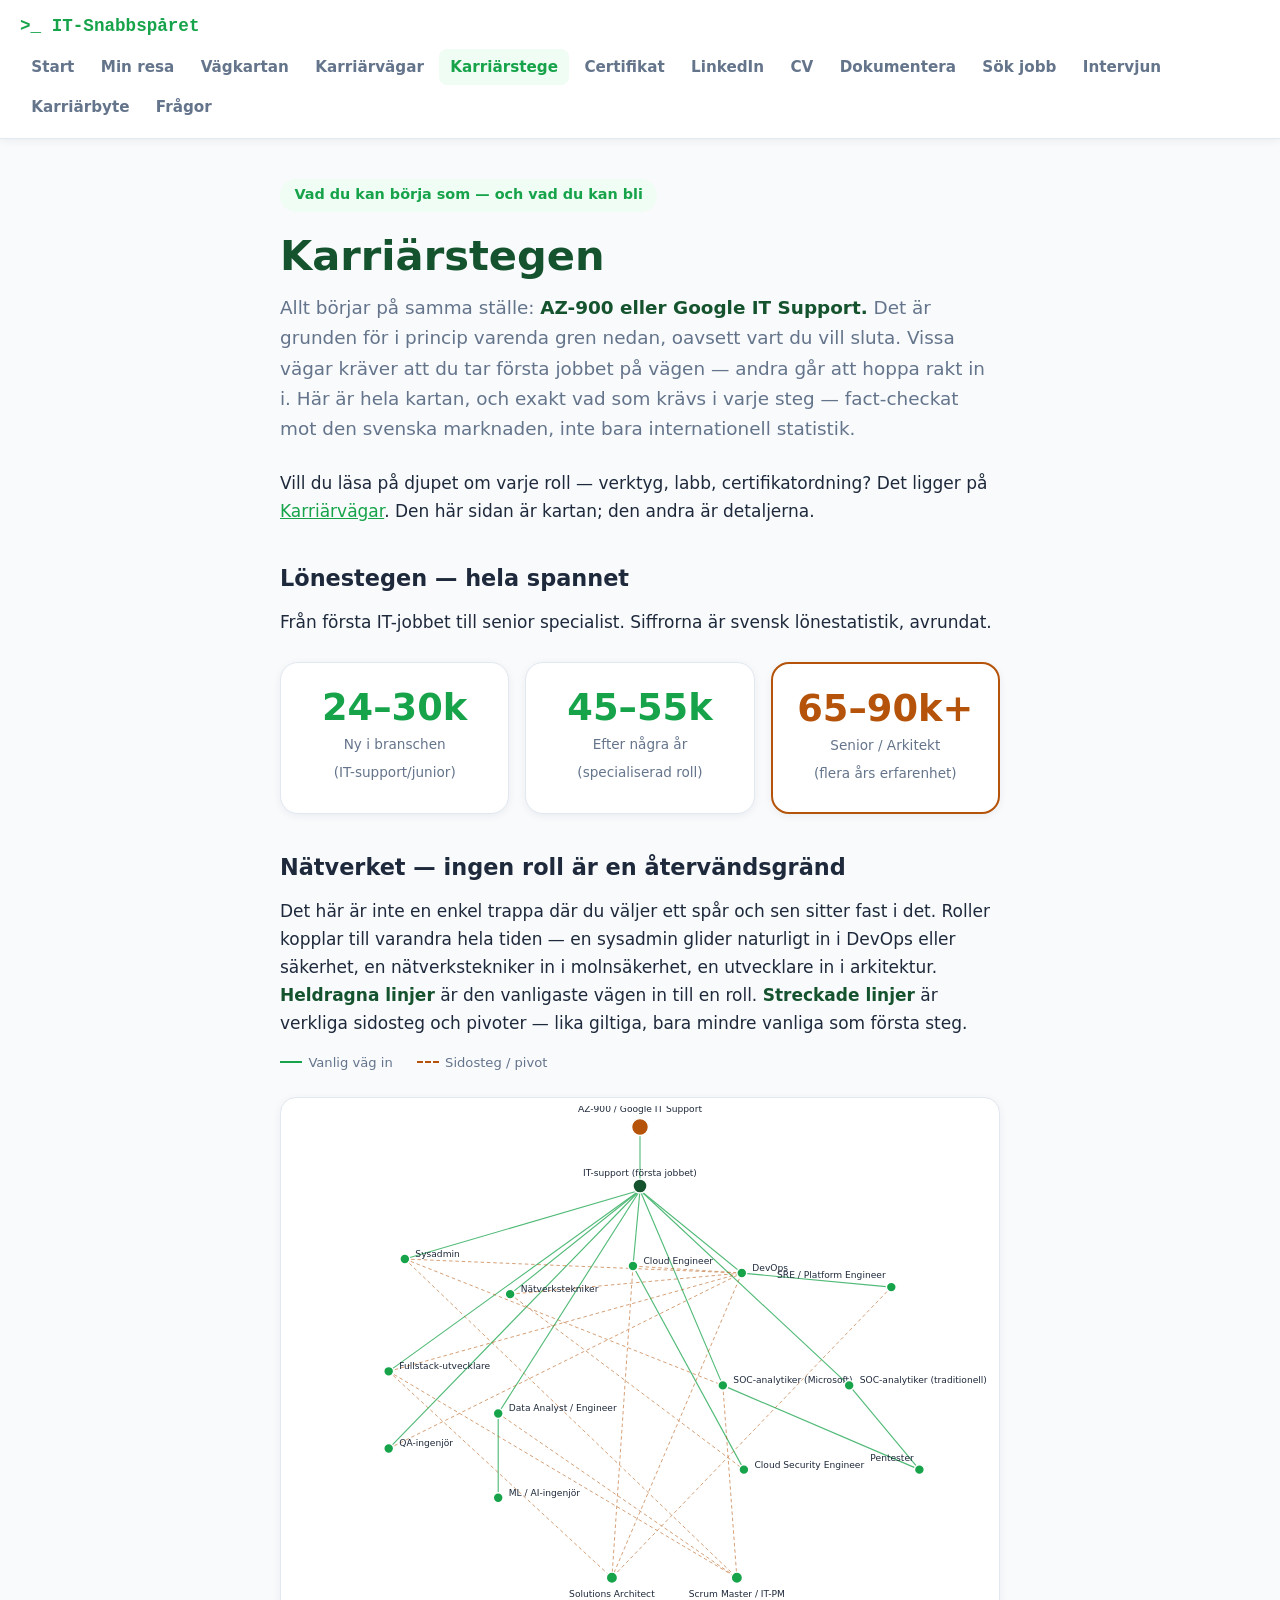
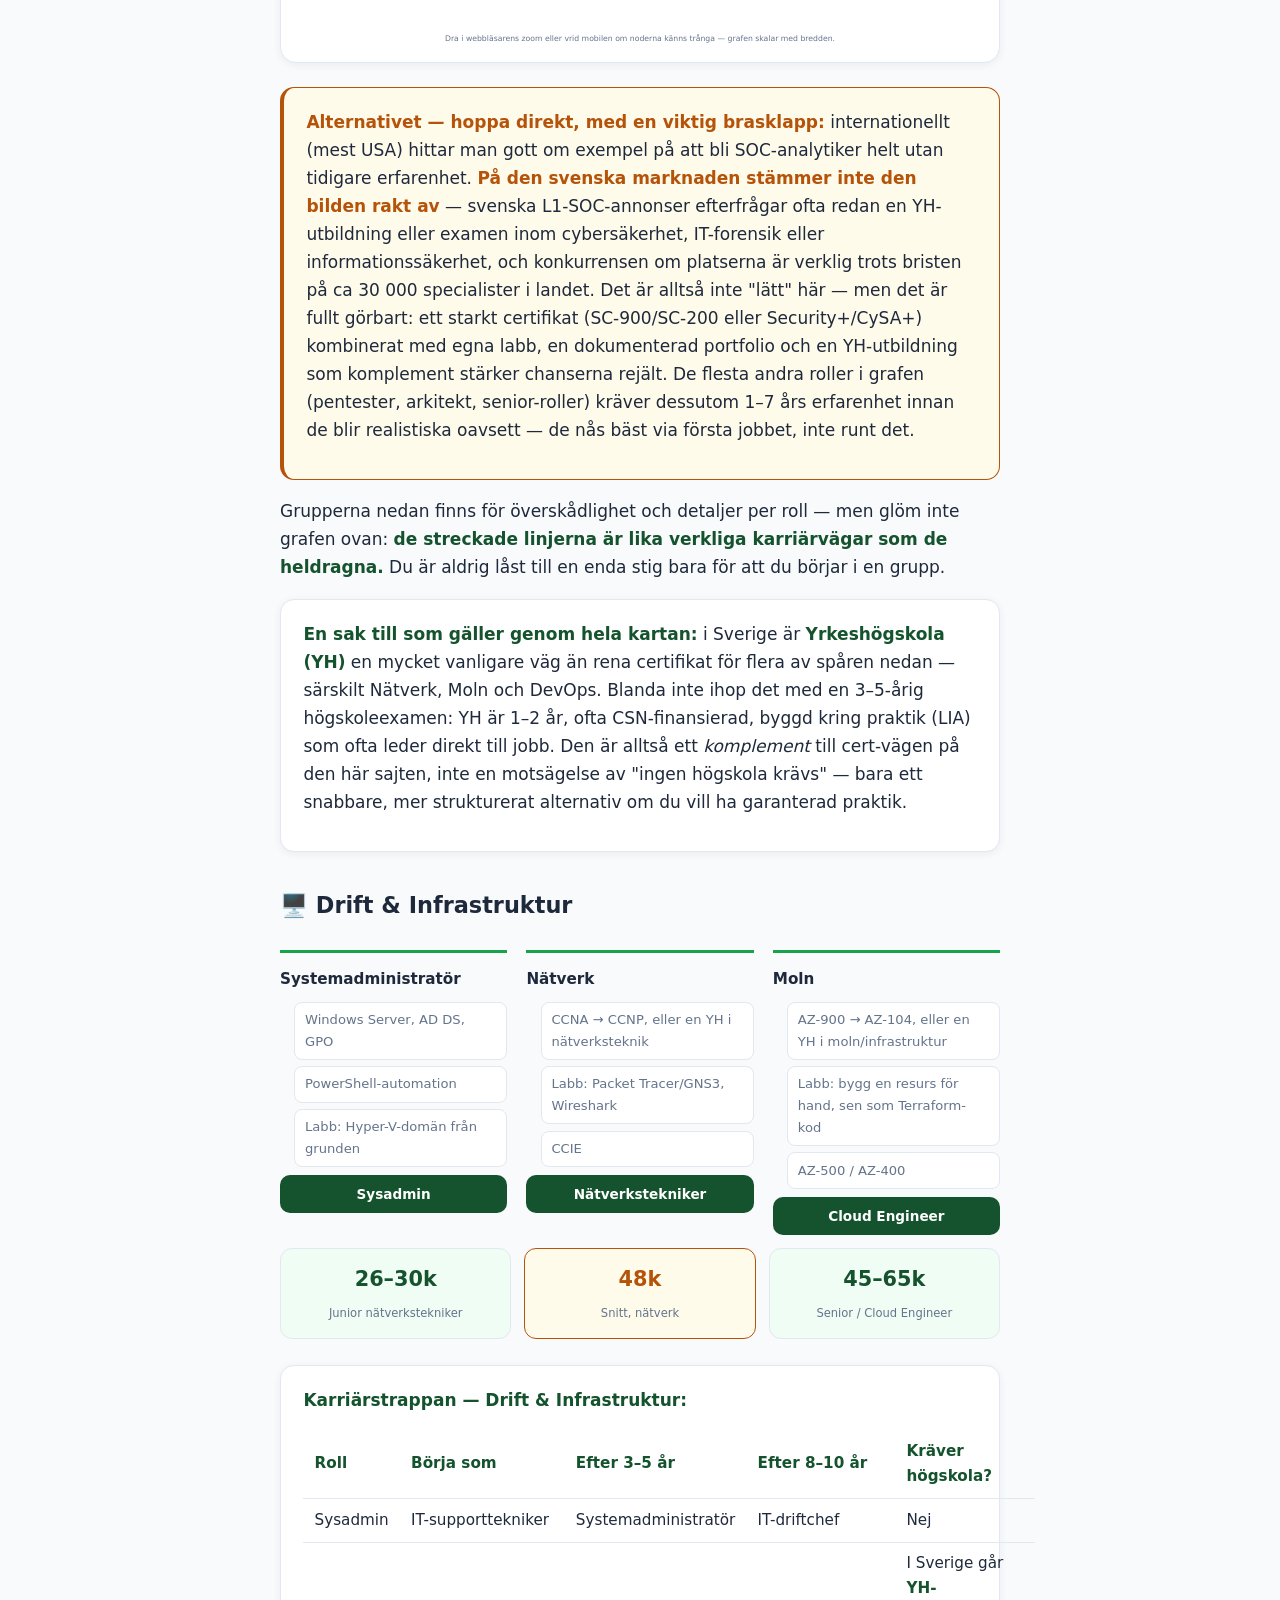
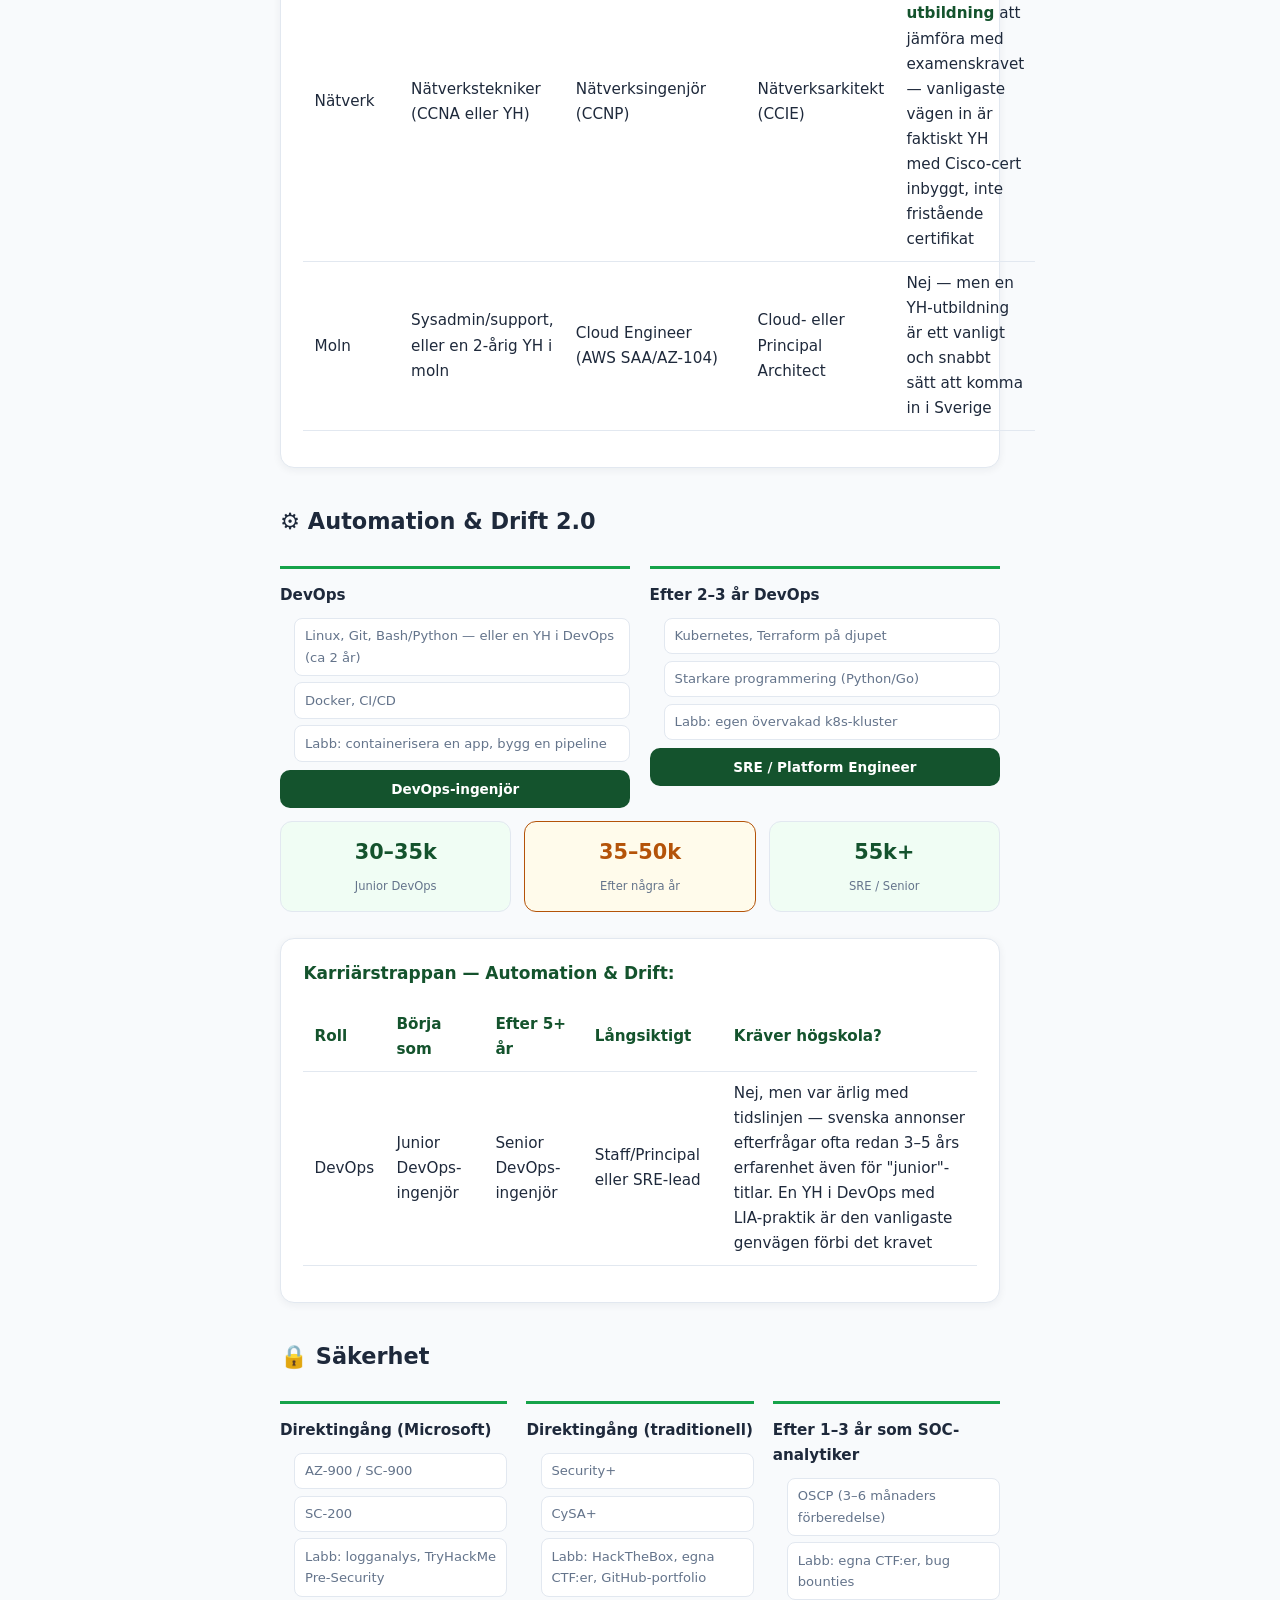
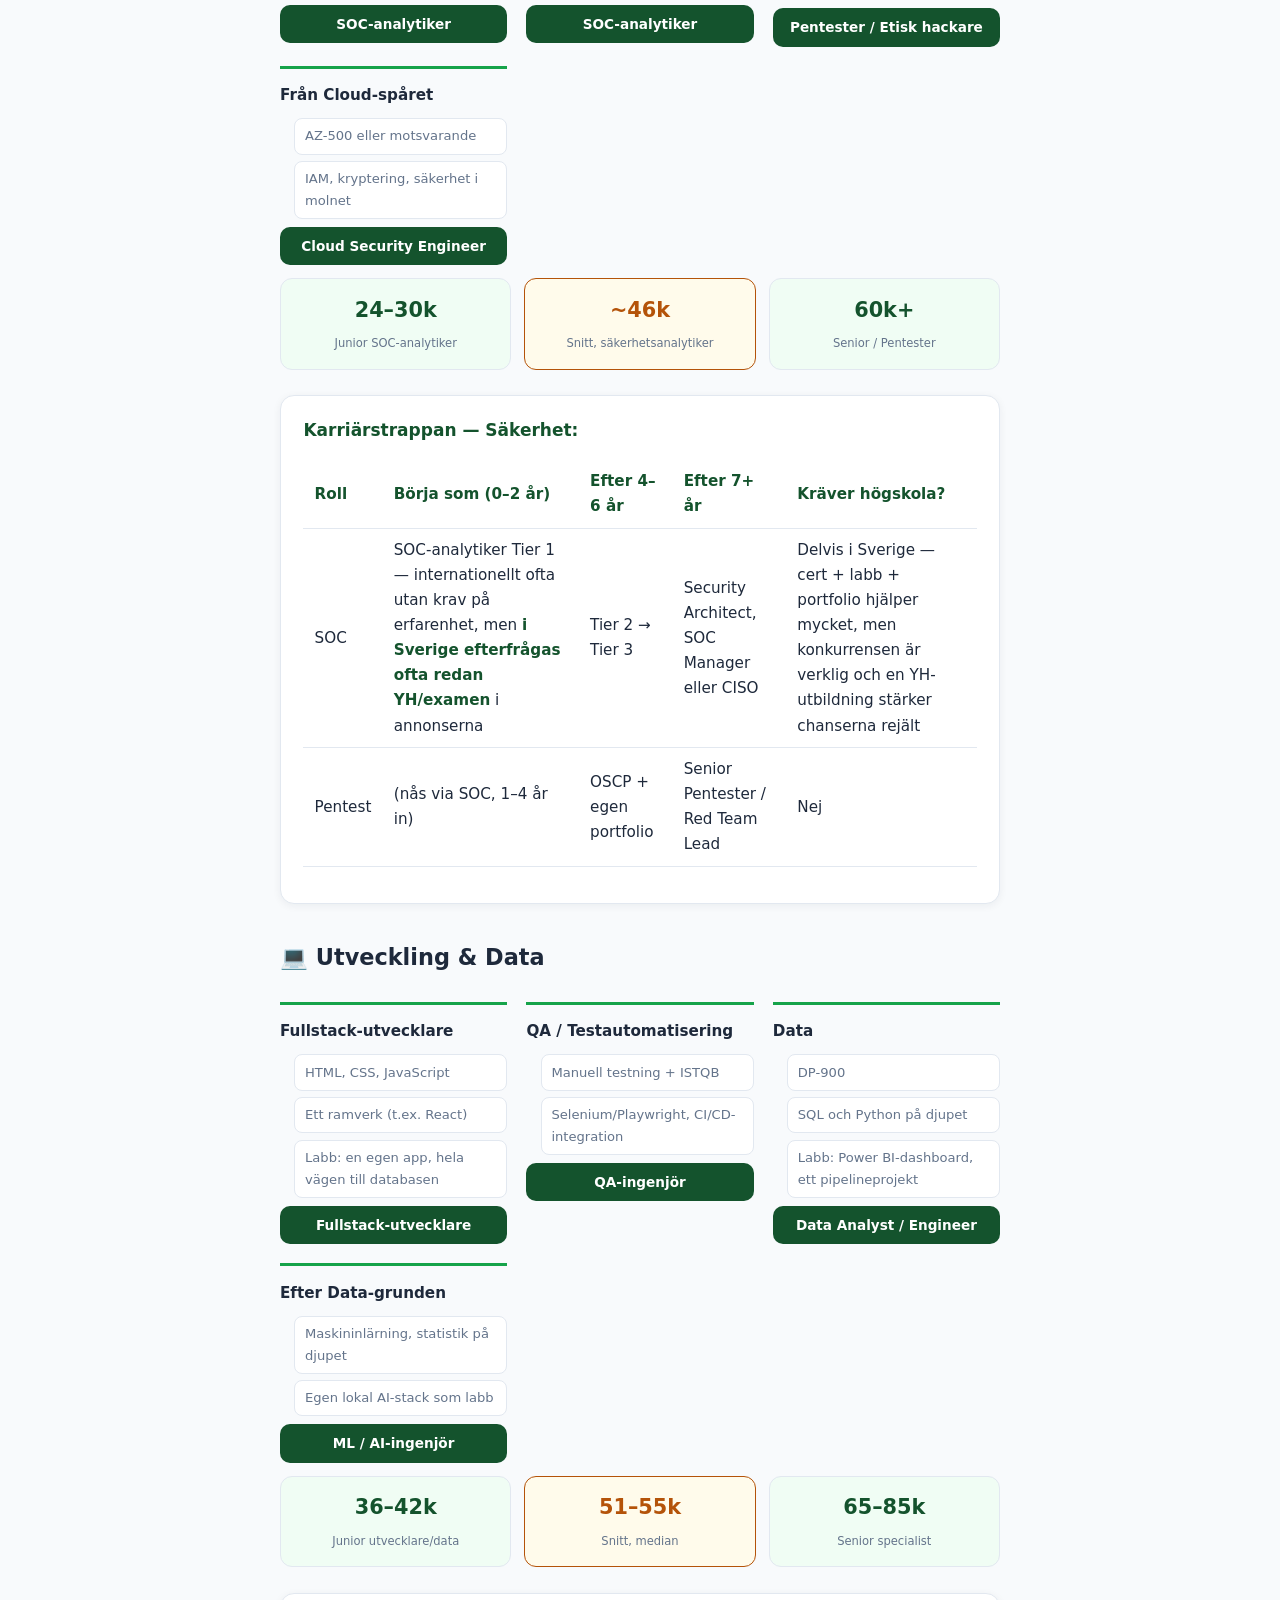
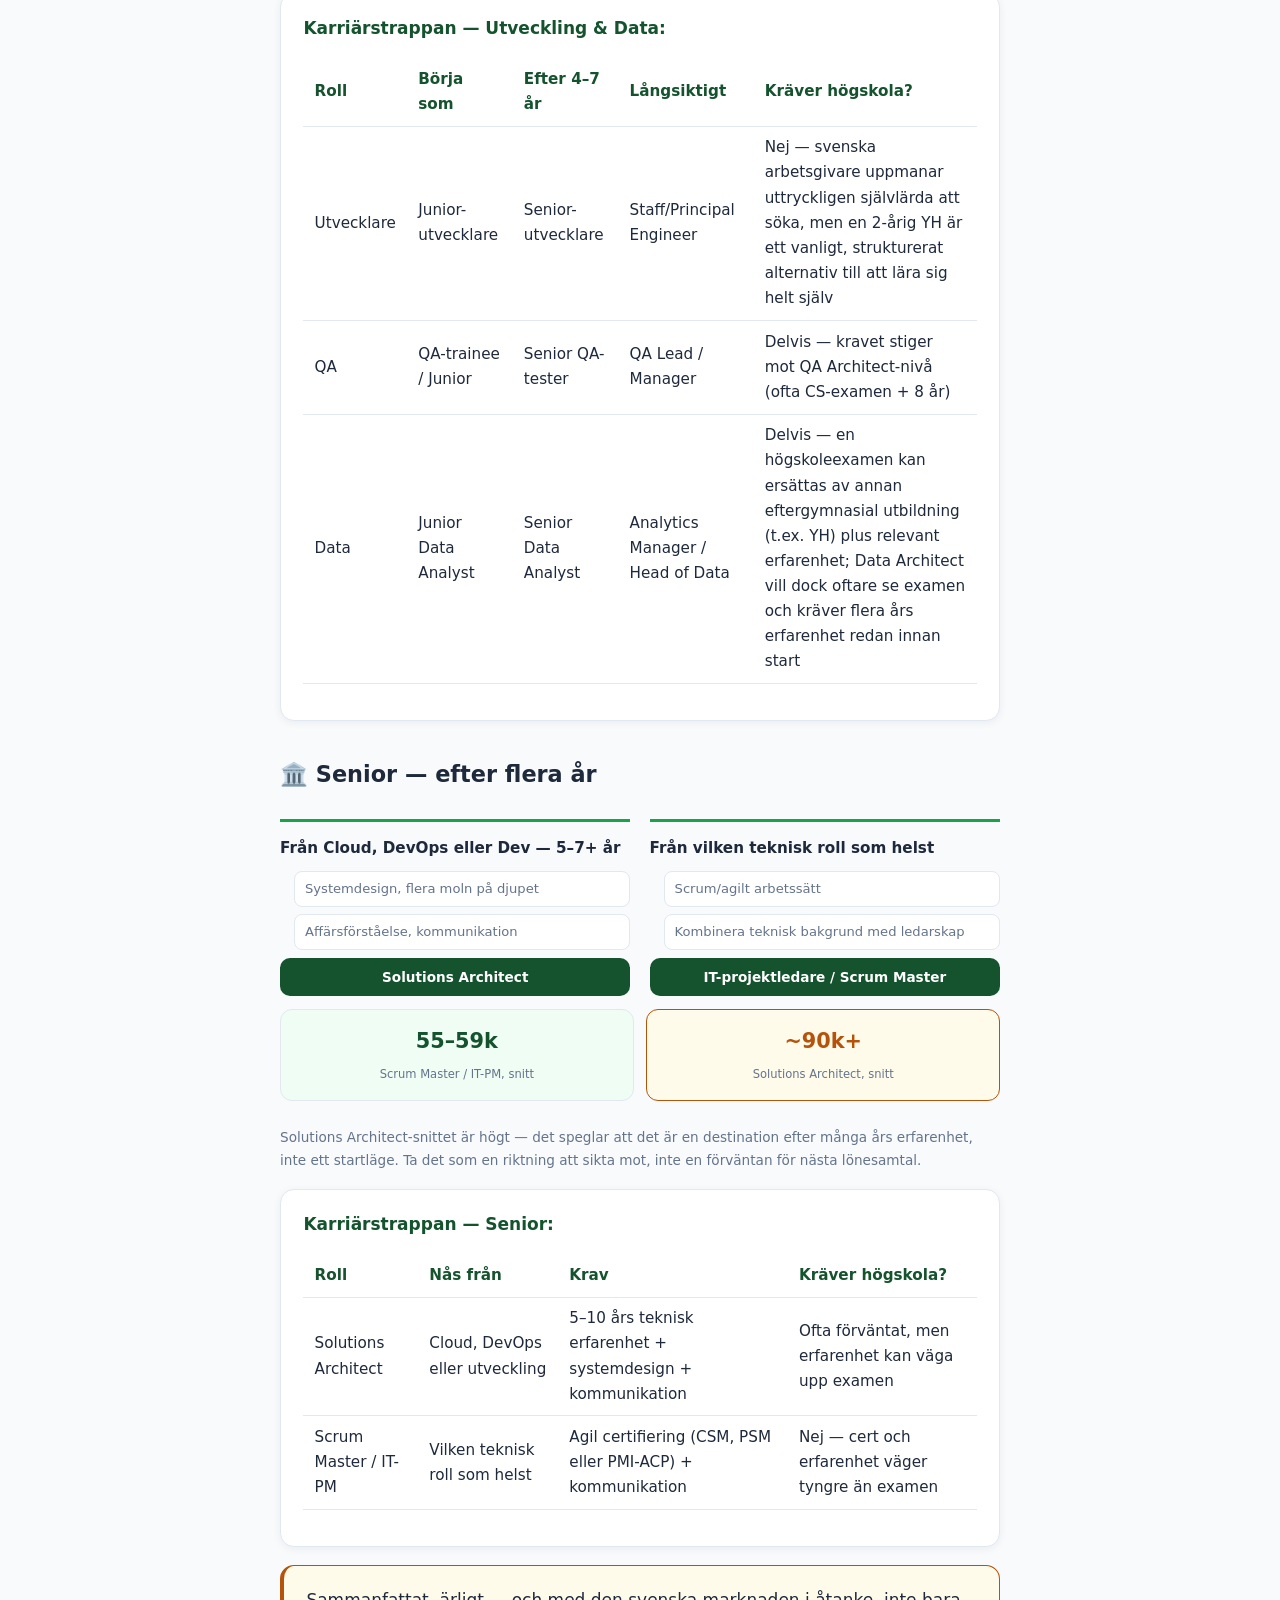
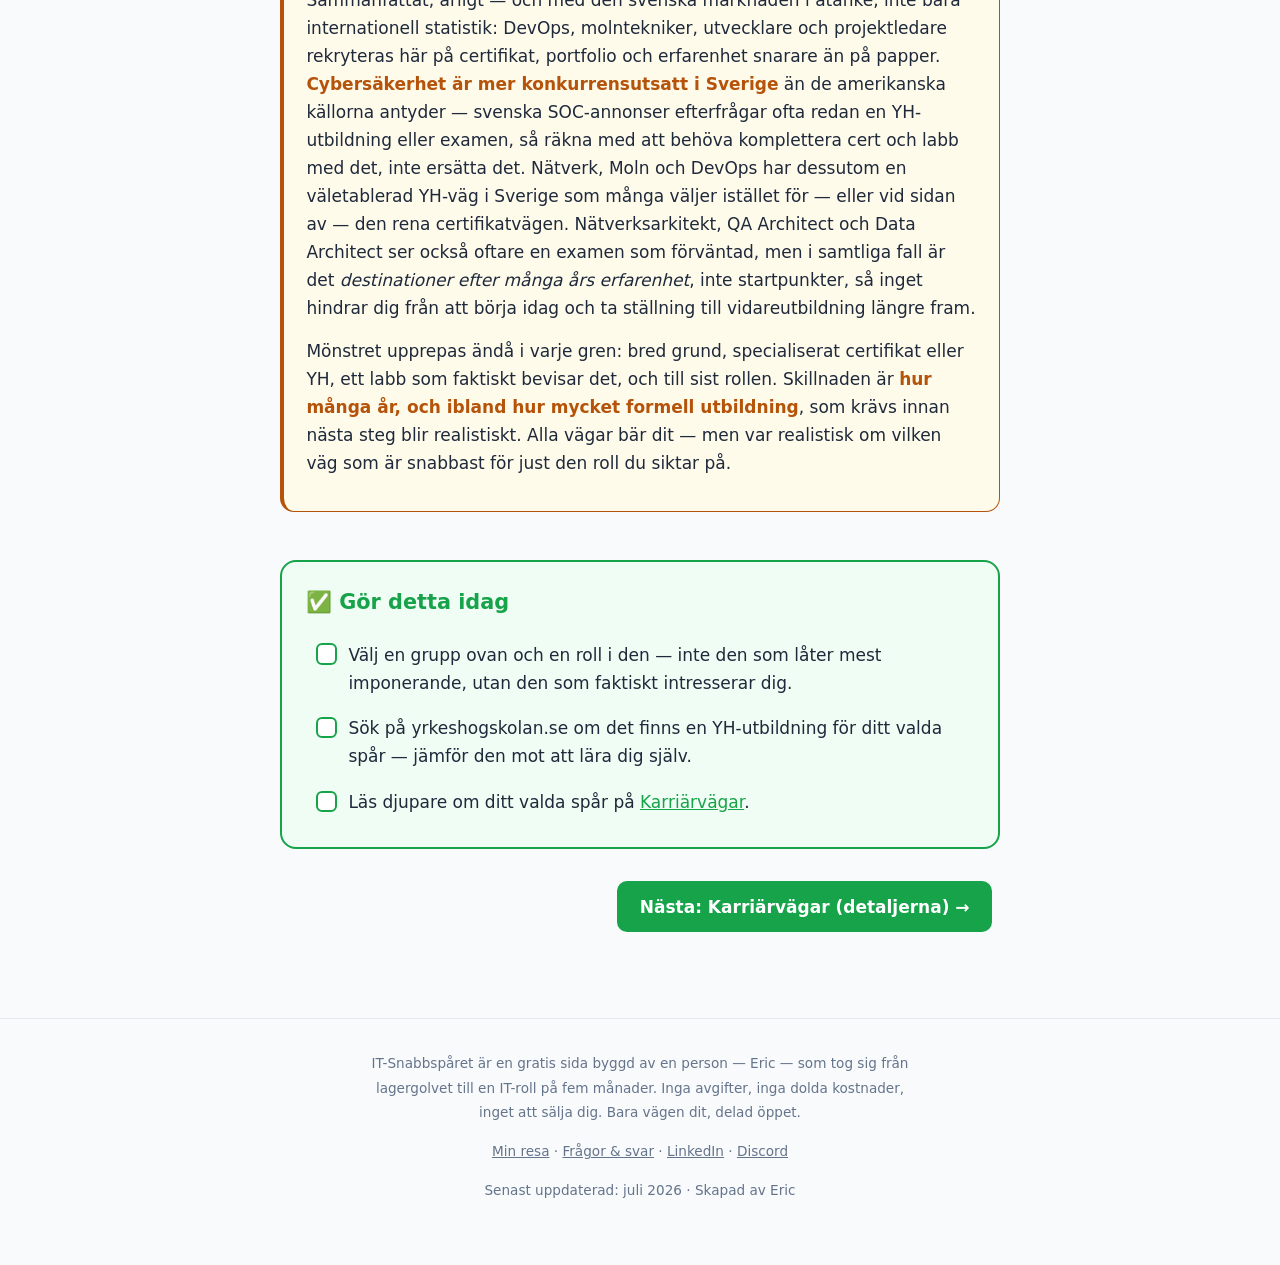
<file: karriarstege.html>
<!DOCTYPE html>
<html lang="sv">
<head>
  <meta charset="UTF-8">
  <meta name="viewport" content="width=device-width, initial-scale=1.0">
  <title>Karriärstege — IT-Snabbspåret</title>
  <meta name="description" content="Hela IT-karriärkartan: vad du kan börja som, vad du kan bli, och vad som faktiskt krävs i Sverige — inklusive var YH-utbildning och examen spelar roll.">
  <link rel="canonical" href="https://trafo1.github.io/it-snabbsparet/karriarstege.html">
  <link rel="stylesheet" href="style.css">
  <link rel="icon" type="image/svg+xml" href="favicon.svg">
  <meta property="og:title" content="Karriärstege — IT-Snabbspåret">
  <meta property="og:description" content="Hela kartan: vad du kan börja som, vad du kan bli, och vad som faktiskt krävs i Sverige.">
  <meta property="og:type" content="website">
  <meta property="og:url" content="https://trafo1.github.io/it-snabbsparet/karriarstege.html">
  <meta name="theme-color" content="#16a34a">
</head>
<body>

<header class="nav">
  <a href="index.html" class="logo">&gt;_ IT-Snabbspåret</a>
  <button class="nav-toggle" aria-label="Öppna meny">☰</button>
  <nav>
    <a href="index.html">Start</a>
    <a href="minresa.html">Min resa</a>
    <a href="roadmap.html">Vägkartan</a>
    <a href="karriarvagar.html">Karriärvägar</a>
    <a href="karriarstege.html">Karriärstege</a>
    <a href="certifications.html">Certifikat</a>
    <a href="linkedin.html">LinkedIn</a>
    <a href="cv.html">CV</a>
    <a href="documentation.html">Dokumentera</a>
    <a href="jobsearch.html">Sök jobb</a>
    <a href="intervju.html">Intervjun</a>
    <a href="vuxna.html">Karriärbyte</a>
    <a href="fragor.html">Frågor</a>
  </nav>
</header>

<main>
  <span class="tagline">Vad du kan börja som — och vad du kan bli</span>
  <h1>Karriärstegen</h1>
  <p class="lead">
    Allt börjar på samma ställe: <strong>AZ-900 eller Google IT Support.</strong> Det är grunden för i
    princip varenda gren nedan, oavsett vart du vill sluta. Vissa vägar kräver att du tar första jobbet
    på vägen — andra går att hoppa rakt in i. Här är hela kartan, och exakt vad som krävs i varje steg —
    fact-checkat mot den svenska marknaden, inte bara internationell statistik.
  </p>

  <p>Vill du läsa på djupet om varje roll — verktyg, labb, certifikatordning? Det ligger på <a href="karriarvagar.html">Karriärvägar</a>. Den här sidan är kartan; den andra är detaljerna.</p>

  <h2>Lönestegen — hela spannet</h2>
  <p>Från första IT-jobbet till senior specialist. Siffrorna är svensk lönestatistik, avrundat.</p>
  <div class="salary-hero">
    <div class="tile">
      <span class="num">24–30k</span>
      <span class="label">Ny i branschen<br>(IT-support/junior)</span>
    </div>
    <div class="tile">
      <span class="num">45–55k</span>
      <span class="label">Efter några år<br>(specialiserad roll)</span>
    </div>
    <div class="tile highlight">
      <span class="num">65–90k+</span>
      <span class="label">Senior / Arkitekt<br>(flera års erfarenhet)</span>
    </div>
  </div>

  <h2>Nätverket — ingen roll är en återvändsgränd</h2>
  <p>
    Det här är inte en enkel trappa där du väljer ett spår och sen sitter fast i det. Roller kopplar till
    varandra hela tiden — en sysadmin glider naturligt in i DevOps eller säkerhet, en nätverkstekniker in i
    molnsäkerhet, en utvecklare in i arkitektur. <strong>Heldragna linjer</strong> är den vanligaste vägen in
    till en roll. <strong>Streckade linjer</strong> är verkliga sidosteg och pivoter — lika giltiga, bara mindre
    vanliga som första steg.
  </p>

  <div class="graph-legend">
    <span><span class="swatch"></span> Vanlig väg in</span>
    <span><span class="swatch cross"></span> Sidosteg / pivot</span>
  </div>

  <div class="graph-wrap">
    <svg viewBox="0 0 1000 780" xmlns="http://www.w3.org/2000/svg">
      <!-- Kopplingar: vanlig väg (heldragen) -->
      <g class="graph-edge-main">
        <line x1="500" y1="34" x2="500" y2="108"/>
        <line x1="500" y1="120" x2="165" y2="218"/>
        <line x1="500" y1="120" x2="315" y2="268"/>
        <line x1="500" y1="120" x2="490" y2="228"/>
        <line x1="500" y1="120" x2="645" y2="238"/>
        <line x1="500" y1="120" x2="618" y2="398"/>
        <line x1="500" y1="120" x2="798" y2="398"/>
        <line x1="500" y1="120" x2="142" y2="378"/>
        <line x1="500" y1="120" x2="142" y2="488"/>
        <line x1="500" y1="120" x2="298" y2="438"/>
        <line x1="645" y1="238" x2="858" y2="258"/>
        <line x1="618" y1="398" x2="898" y2="518"/>
        <line x1="798" y1="398" x2="898" y2="518"/>
        <line x1="490" y1="228" x2="648" y2="518"/>
        <line x1="298" y1="438" x2="298" y2="558"/>
      </g>
      <!-- Kopplingar: sidosteg (streckad) -->
      <g class="graph-edge-cross">
        <line x1="165" y1="218" x2="645" y2="238"/>
        <line x1="165" y1="218" x2="618" y2="398"/>
        <line x1="315" y1="268" x2="648" y2="518"/>
        <line x1="315" y1="268" x2="645" y2="238"/>
        <line x1="490" y1="228" x2="645" y2="238"/>
        <line x1="142" y1="378" x2="645" y2="238"/>
        <line x1="142" y1="488" x2="645" y2="238"/>
        <line x1="645" y1="238" x2="460" y2="672"/>
        <line x1="490" y1="228" x2="460" y2="672"/>
        <line x1="142" y1="378" x2="460" y2="672"/>
        <line x1="858" y1="258" x2="460" y2="672"/>
        <line x1="165" y1="218" x2="638" y2="672"/>
        <line x1="298" y1="438" x2="638" y2="672"/>
        <line x1="618" y1="398" x2="638" y2="672"/>
        <line x1="142" y1="378" x2="638" y2="672"/>
      </g>

      <!-- Noder -->
      <circle class="graph-dot root" cx="500" cy="30" r="12"/>
      <text class="graph-label" x="500" y="8" text-anchor="middle">AZ-900 / Google IT Support</text>

      <circle class="graph-dot hub" cx="500" cy="114" r="10"/>
      <text class="graph-label" x="500" y="100" text-anchor="middle">IT-support (första jobbet)</text>

      <circle class="graph-dot" cx="165" cy="218" r="7"/>
      <text class="graph-label" x="180" y="215">Sysadmin</text>

      <circle class="graph-dot" cx="315" cy="268" r="7"/>
      <text class="graph-label" x="330" y="265">Nätverkstekniker</text>

      <circle class="graph-dot" cx="490" cy="228" r="7"/>
      <text class="graph-label" x="505" y="225">Cloud Engineer</text>

      <circle class="graph-dot" cx="645" cy="238" r="7"/>
      <text class="graph-label" x="660" y="235">DevOps</text>

      <circle class="graph-dot" cx="858" cy="258" r="7"/>
      <text class="graph-label" x="850" y="245" text-anchor="end">SRE / Platform Engineer</text>

      <circle class="graph-dot" cx="618" cy="398" r="7"/>
      <text class="graph-label" x="633" y="395">SOC-analytiker (Microsoft)</text>

      <circle class="graph-dot" cx="798" cy="398" r="7"/>
      <text class="graph-label" x="813" y="395">SOC-analytiker (traditionell)</text>

      <circle class="graph-dot" cx="898" cy="518" r="7"/>
      <text class="graph-label" x="890" y="505" text-anchor="end">Pentester</text>

      <circle class="graph-dot" cx="648" cy="518" r="7"/>
      <text class="graph-label" x="663" y="515">Cloud Security Engineer</text>

      <circle class="graph-dot" cx="142" cy="378" r="7"/>
      <text class="graph-label" x="157" y="375">Fullstack-utvecklare</text>

      <circle class="graph-dot" cx="142" cy="488" r="7"/>
      <text class="graph-label" x="157" y="485">QA-ingenjör</text>

      <circle class="graph-dot" cx="298" cy="438" r="7"/>
      <text class="graph-label" x="313" y="435">Data Analyst / Engineer</text>

      <circle class="graph-dot" cx="298" cy="558" r="7"/>
      <text class="graph-label" x="313" y="555">ML / AI-ingenjör</text>

      <circle class="graph-dot" cx="460" cy="672" r="8"/>
      <text class="graph-label" x="460" y="700" text-anchor="middle">Solutions Architect</text>

      <circle class="graph-dot" cx="638" cy="672" r="8"/>
      <text class="graph-label" x="638" y="700" text-anchor="middle">Scrum Master / IT-PM</text>

      <text class="graph-label small" x="500" y="762" text-anchor="middle">Dra i webbläsarens zoom eller vrid mobilen om noderna känns trånga — grafen skalar med bredden.</text>
    </svg>
  </div>

  <div class="card-alt">
    <p>
      <strong>Alternativet — hoppa direkt, med en viktig brasklapp:</strong> internationellt (mest USA) hittar
      man gott om exempel på att bli SOC-analytiker helt utan tidigare erfarenhet. <strong>På den svenska
      marknaden stämmer inte den bilden rakt av</strong> — svenska L1-SOC-annonser efterfrågar ofta redan en
      YH-utbildning eller examen inom cybersäkerhet, IT-forensik eller informationssäkerhet, och konkurrensen
      om platserna är verklig trots bristen på ca 30 000 specialister i landet. Det är alltså inte "lätt" här —
      men det är fullt görbart: ett starkt certifikat (SC-900/SC-200 eller Security+/CySA+) kombinerat med
      egna labb, en dokumenterad portfolio och en YH-utbildning som komplement stärker chanserna rejält.
      De flesta andra roller i grafen (pentester, arkitekt, senior-roller) kräver dessutom 1–7 års erfarenhet
      innan de blir realistiska oavsett — de nås bäst via första jobbet, inte runt det.
    </p>
  </div>

  <p>
    Grupperna nedan finns för överskådlighet och detaljer per roll — men glöm inte grafen ovan:
    <strong>de streckade linjerna är lika verkliga karriärvägar som de heldragna.</strong> Du är aldrig låst
    till en enda stig bara för att du börjar i en grupp.
  </p>

  <div class="card">
    <p>
      <strong>En sak till som gäller genom hela kartan:</strong> i Sverige är <strong>Yrkeshögskola (YH)</strong>
      en mycket vanligare väg än rena certifikat för flera av spåren nedan — särskilt Nätverk, Moln och DevOps.
      Blanda inte ihop det med en 3–5-årig högskoleexamen: YH är 1–2 år, ofta CSN-finansierad, byggd kring
      praktik (LIA) som ofta leder direkt till jobb. Den är alltså ett <em>komplement</em> till cert-vägen på
      den här sajten, inte en motsägelse av "ingen högskola krävs" — bara ett snabbare, mer strukturerat
      alternativ om du vill ha garanterad praktik.
    </p>
  </div>

  <h2>🖥️ Drift &amp; Infrastruktur</h2>
  <div class="web-branches">
    <div class="web-branch">
      <div class="branch-title">Systemadministratör</div>
      <div class="step">Windows Server, AD DS, GPO</div>
      <div class="step">PowerShell-automation</div>
      <div class="step">Labb: Hyper-V-domän från grunden</div>
      <div class="role-end">Sysadmin</div>
    </div>
    <div class="web-branch">
      <div class="branch-title">Nätverk</div>
      <div class="step">CCNA → CCNP, eller en YH i nätverksteknik</div>
      <div class="step">Labb: Packet Tracer/GNS3, Wireshark</div>
      <div class="step">CCIE</div>
      <div class="role-end">Nätverkstekniker</div>
    </div>
    <div class="web-branch">
      <div class="branch-title">Moln</div>
      <div class="step">AZ-900 → AZ-104, eller en YH i moln/infrastruktur</div>
      <div class="step">Labb: bygg en resurs för hand, sen som Terraform-kod</div>
      <div class="step">AZ-500 / AZ-400</div>
      <div class="role-end">Cloud Engineer</div>
    </div>
  </div>

  <div class="salary-row">
    <div class="tile-sm"><span class="num">26–30k</span><span class="label">Junior nätverkstekniker</span></div>
    <div class="tile-sm alt"><span class="num">48k</span><span class="label">Snitt, nätverk</span></div>
    <div class="tile-sm"><span class="num">45–65k</span><span class="label">Senior / Cloud Engineer</span></div>
  </div>

  <div class="card">
    <p><strong>Karriärstrappan — Drift &amp; Infrastruktur:</strong></p>
    <table>
      <tr><th>Roll</th><th>Börja som</th><th>Efter 3–5 år</th><th>Efter 8–10 år</th><th>Kräver högskola?</th></tr>
      <tr><td>Sysadmin</td><td>IT-supporttekniker</td><td>Systemadministratör</td><td>IT-driftchef</td><td>Nej</td></tr>
      <tr><td>Nätverk</td><td>Nätverkstekniker (CCNA eller YH)</td><td>Nätverksingenjör (CCNP)</td><td>Nätverksarkitekt (CCIE)</td><td>I Sverige går <strong>YH-utbildning</strong> att jämföra med examenskravet — vanligaste vägen in är faktiskt YH med Cisco-cert inbyggt, inte fristående certifikat</td></tr>
      <tr><td>Moln</td><td>Sysadmin/support, eller en 2-årig YH i moln</td><td>Cloud Engineer (AWS SAA/AZ-104)</td><td>Cloud- eller Principal Architect</td><td>Nej — men en YH-utbildning är ett vanligt och snabbt sätt att komma in i Sverige</td></tr>
    </table>
  </div>

  <h2>⚙️ Automation &amp; Drift 2.0</h2>
  <div class="web-branches">
    <div class="web-branch">
      <div class="branch-title">DevOps</div>
      <div class="step">Linux, Git, Bash/Python — eller en YH i DevOps (ca 2 år)</div>
      <div class="step">Docker, CI/CD</div>
      <div class="step">Labb: containerisera en app, bygg en pipeline</div>
      <div class="role-end">DevOps-ingenjör</div>
    </div>
    <div class="web-branch">
      <div class="branch-title">Efter 2–3 år DevOps</div>
      <div class="step">Kubernetes, Terraform på djupet</div>
      <div class="step">Starkare programmering (Python/Go)</div>
      <div class="step">Labb: egen övervakad k8s-kluster</div>
      <div class="role-end">SRE / Platform Engineer</div>
    </div>
  </div>

  <div class="salary-row">
    <div class="tile-sm"><span class="num">30–35k</span><span class="label">Junior DevOps</span></div>
    <div class="tile-sm alt"><span class="num">35–50k</span><span class="label">Efter några år</span></div>
    <div class="tile-sm"><span class="num">55k+</span><span class="label">SRE / Senior</span></div>
  </div>

  <div class="card">
    <p><strong>Karriärstrappan — Automation &amp; Drift:</strong></p>
    <table>
      <tr><th>Roll</th><th>Börja som</th><th>Efter 5+ år</th><th>Långsiktigt</th><th>Kräver högskola?</th></tr>
      <tr><td>DevOps</td><td>Junior DevOps-ingenjör</td><td>Senior DevOps-ingenjör</td><td>Staff/Principal eller SRE-lead</td><td>Nej, men var ärlig med tidslinjen — svenska annonser efterfrågar ofta redan 3–5 års erfarenhet även för "junior"-titlar. En YH i DevOps med LIA-praktik är den vanligaste genvägen förbi det kravet</td></tr>
    </table>
  </div>

  <h2>🔒 Säkerhet</h2>
  <div class="web-branches">
    <div class="web-branch">
      <div class="branch-title">Direktingång (Microsoft)</div>
      <div class="step">AZ-900 / SC-900</div>
      <div class="step">SC-200</div>
      <div class="step">Labb: logganalys, TryHackMe Pre-Security</div>
      <div class="role-end">SOC-analytiker</div>
    </div>
    <div class="web-branch">
      <div class="branch-title">Direktingång (traditionell)</div>
      <div class="step">Security+</div>
      <div class="step">CySA+</div>
      <div class="step">Labb: HackTheBox, egna CTF:er, GitHub-portfolio</div>
      <div class="role-end">SOC-analytiker</div>
    </div>
    <div class="web-branch">
      <div class="branch-title">Efter 1–3 år som SOC-analytiker</div>
      <div class="step">OSCP (3–6 månaders förberedelse)</div>
      <div class="step">Labb: egna CTF:er, bug bounties</div>
      <div class="role-end">Pentester / Etisk hackare</div>
    </div>
    <div class="web-branch">
      <div class="branch-title">Från Cloud-spåret</div>
      <div class="step">AZ-500 eller motsvarande</div>
      <div class="step">IAM, kryptering, säkerhet i molnet</div>
      <div class="role-end">Cloud Security Engineer</div>
    </div>
  </div>

  <div class="salary-row">
    <div class="tile-sm"><span class="num">24–30k</span><span class="label">Junior SOC-analytiker</span></div>
    <div class="tile-sm alt"><span class="num">~46k</span><span class="label">Snitt, säkerhetsanalytiker</span></div>
    <div class="tile-sm"><span class="num">60k+</span><span class="label">Senior / Pentester</span></div>
  </div>

  <div class="card">
    <p><strong>Karriärstrappan — Säkerhet:</strong></p>
    <table>
      <tr><th>Roll</th><th>Börja som (0–2 år)</th><th>Efter 4–6 år</th><th>Efter 7+ år</th><th>Kräver högskola?</th></tr>
      <tr><td>SOC</td><td>SOC-analytiker Tier 1 — internationellt ofta utan krav på erfarenhet, men <strong>i Sverige efterfrågas ofta redan YH/examen</strong> i annonserna</td><td>Tier 2 → Tier 3</td><td>Security Architect, SOC Manager eller CISO</td><td>Delvis i Sverige — cert + labb + portfolio hjälper mycket, men konkurrensen är verklig och en YH-utbildning stärker chanserna rejält</td></tr>
      <tr><td>Pentest</td><td>(nås via SOC, 1–4 år in)</td><td>OSCP + egen portfolio</td><td>Senior Pentester / Red Team Lead</td><td>Nej</td></tr>
    </table>
  </div>

  <h2>💻 Utveckling &amp; Data</h2>
  <div class="web-branches">
    <div class="web-branch">
      <div class="branch-title">Fullstack-utvecklare</div>
      <div class="step">HTML, CSS, JavaScript</div>
      <div class="step">Ett ramverk (t.ex. React)</div>
      <div class="step">Labb: en egen app, hela vägen till databasen</div>
      <div class="role-end">Fullstack-utvecklare</div>
    </div>
    <div class="web-branch">
      <div class="branch-title">QA / Testautomatisering</div>
      <div class="step">Manuell testning + ISTQB</div>
      <div class="step">Selenium/Playwright, CI/CD-integration</div>
      <div class="role-end">QA-ingenjör</div>
    </div>
    <div class="web-branch">
      <div class="branch-title">Data</div>
      <div class="step">DP-900</div>
      <div class="step">SQL och Python på djupet</div>
      <div class="step">Labb: Power BI-dashboard, ett pipelineprojekt</div>
      <div class="role-end">Data Analyst / Engineer</div>
    </div>
    <div class="web-branch">
      <div class="branch-title">Efter Data-grunden</div>
      <div class="step">Maskininlärning, statistik på djupet</div>
      <div class="step">Egen lokal AI-stack som labb</div>
      <div class="role-end">ML / AI-ingenjör</div>
    </div>
  </div>

  <div class="salary-row">
    <div class="tile-sm"><span class="num">36–42k</span><span class="label">Junior utvecklare/data</span></div>
    <div class="tile-sm alt"><span class="num">51–55k</span><span class="label">Snitt, median</span></div>
    <div class="tile-sm"><span class="num">65–85k</span><span class="label">Senior specialist</span></div>
  </div>

  <div class="card">
    <p><strong>Karriärstrappan — Utveckling &amp; Data:</strong></p>
    <table>
      <tr><th>Roll</th><th>Börja som</th><th>Efter 4–7 år</th><th>Långsiktigt</th><th>Kräver högskola?</th></tr>
      <tr><td>Utvecklare</td><td>Junior-utvecklare</td><td>Senior-utvecklare</td><td>Staff/Principal Engineer</td><td>Nej — svenska arbetsgivare uppmanar uttryckligen självlärda att söka, men en 2-årig YH är ett vanligt, strukturerat alternativ till att lära sig helt själv</td></tr>
      <tr><td>QA</td><td>QA-trainee / Junior</td><td>Senior QA-tester</td><td>QA Lead / Manager</td><td>Delvis — kravet stiger mot QA Architect-nivå (ofta CS-examen + 8 år)</td></tr>
      <tr><td>Data</td><td>Junior Data Analyst</td><td>Senior Data Analyst</td><td>Analytics Manager / Head of Data</td><td>Delvis — en högskoleexamen kan ersättas av annan eftergymnasial utbildning (t.ex. YH) plus relevant erfarenhet; Data Architect vill dock oftare se examen och kräver flera års erfarenhet redan innan start</td></tr>
    </table>
  </div>

  <h2>🏛️ Senior — efter flera år</h2>
  <div class="web-branches">
    <div class="web-branch">
      <div class="branch-title">Från Cloud, DevOps eller Dev — 5–7+ år</div>
      <div class="step">Systemdesign, flera moln på djupet</div>
      <div class="step">Affärsförståelse, kommunikation</div>
      <div class="role-end">Solutions Architect</div>
    </div>
    <div class="web-branch">
      <div class="branch-title">Från vilken teknisk roll som helst</div>
      <div class="step">Scrum/agilt arbetssätt</div>
      <div class="step">Kombinera teknisk bakgrund med ledarskap</div>
      <div class="role-end">IT-projektledare / Scrum Master</div>
    </div>
  </div>

  <div class="salary-row">
    <div class="tile-sm"><span class="num">55–59k</span><span class="label">Scrum Master / IT-PM, snitt</span></div>
    <div class="tile-sm alt"><span class="num">~90k+</span><span class="label">Solutions Architect, snitt</span></div>
  </div>
  <p style="font-size:0.85rem; color:var(--muted);">
    Solutions Architect-snittet är högt — det speglar att det är en destination efter många års erfarenhet,
    inte ett startläge. Ta det som en riktning att sikta mot, inte en förväntan för nästa lönesamtal.
  </p>

  <div class="card">
    <p><strong>Karriärstrappan — Senior:</strong></p>
    <table>
      <tr><th>Roll</th><th>Nås från</th><th>Krav</th><th>Kräver högskola?</th></tr>
      <tr><td>Solutions Architect</td><td>Cloud, DevOps eller utveckling</td><td>5–10 års teknisk erfarenhet + systemdesign + kommunikation</td><td>Ofta förväntat, men erfarenhet kan väga upp examen</td></tr>
      <tr><td>Scrum Master / IT-PM</td><td>Vilken teknisk roll som helst</td><td>Agil certifiering (CSM, PSM eller PMI-ACP) + kommunikation</td><td>Nej — cert och erfarenhet väger tyngre än examen</td></tr>
    </table>
  </div>

  <div class="card-alt">
    <p>
      Sammanfattat, ärligt — och med den svenska marknaden i åtanke, inte bara internationell statistik:
      DevOps, molntekniker, utvecklare och projektledare rekryteras här på certifikat, portfolio och
      erfarenhet snarare än på papper. <strong>Cybersäkerhet är mer konkurrensutsatt i Sverige</strong> än
      de amerikanska källorna antyder — svenska SOC-annonser efterfrågar ofta redan en YH-utbildning eller
      examen, så räkna med att behöva komplettera cert och labb med det, inte ersätta det. Nätverk, Moln och
      DevOps har dessutom en väletablerad YH-väg i Sverige som många väljer istället för — eller vid sidan
      av — den rena certifikatvägen. Nätverksarkitekt, QA Architect och Data Architect ser också oftare en
      examen som förväntad, men i samtliga fall är det <em>destinationer efter många års erfarenhet</em>,
      inte startpunkter, så inget hindrar dig från att börja idag och ta ställning till vidareutbildning längre fram.
    </p>
    <p>
      Mönstret upprepas ändå i varje gren: bred grund, specialiserat certifikat eller YH, ett labb som faktiskt
      bevisar det, och till sist rollen. Skillnaden är <strong>hur många år, och ibland hur mycket formell
      utbildning</strong>, som krävs innan nästa steg blir realistiskt. Alla vägar bär dit — men var
      realistisk om vilken väg som är snabbast för just den roll du siktar på.
    </p>
  </div>

  <div class="today">
    <h2>✅ Gör detta idag</h2>
    <div class="check-item" data-key="valjgrupp-stege">
      <span class="box"></span>
      <span class="txt">Välj en grupp ovan och en roll i den — inte den som låter mest imponerande, utan den som faktiskt intresserar dig.</span>
    </div>
    <div class="check-item" data-key="yh-koll">
      <span class="box"></span>
      <span class="txt">Sök på yrkeshogskolan.se om det finns en YH-utbildning för ditt valda spår — jämför den mot att lära dig själv.</span>
    </div>
    <div class="check-item" data-key="djupdyk-vagar">
      <span class="box"></span>
      <span class="txt">Läs djupare om ditt valda spår på <a href="karriarvagar.html">Karriärvägar</a>.</span>
    </div>
  </div>

  <p class="next"><a href="karriarvagar.html" class="btn">Nästa: Karriärvägar (detaljerna) →</a></p>
</main>

<footer>
  <p class="footer-about">
    IT-Snabbspåret är en gratis sida byggd av en person — Eric — som tog sig från lagergolvet till en IT-roll på fem månader.
    Inga avgifter, inga dolda kostnader, inget att sälja dig. Bara vägen dit, delad öppet.
  </p>
  <p>
    <a href="minresa.html">Min resa</a> · <a href="fragor.html">Frågor &amp; svar</a> ·
    <a href="https://www.linkedin.com/in/ericaugustsson/" target="_blank" rel="noopener">LinkedIn</a> ·
    <a href="https://discord.gg/HWkjbstgh" target="_blank" rel="noopener">Discord</a>
  </p>
  <p>Senast uppdaterad: juli 2026 · Skapad av Eric</p>
</footer>

<script src="script.js"></script>
</body>
</html>
</file>
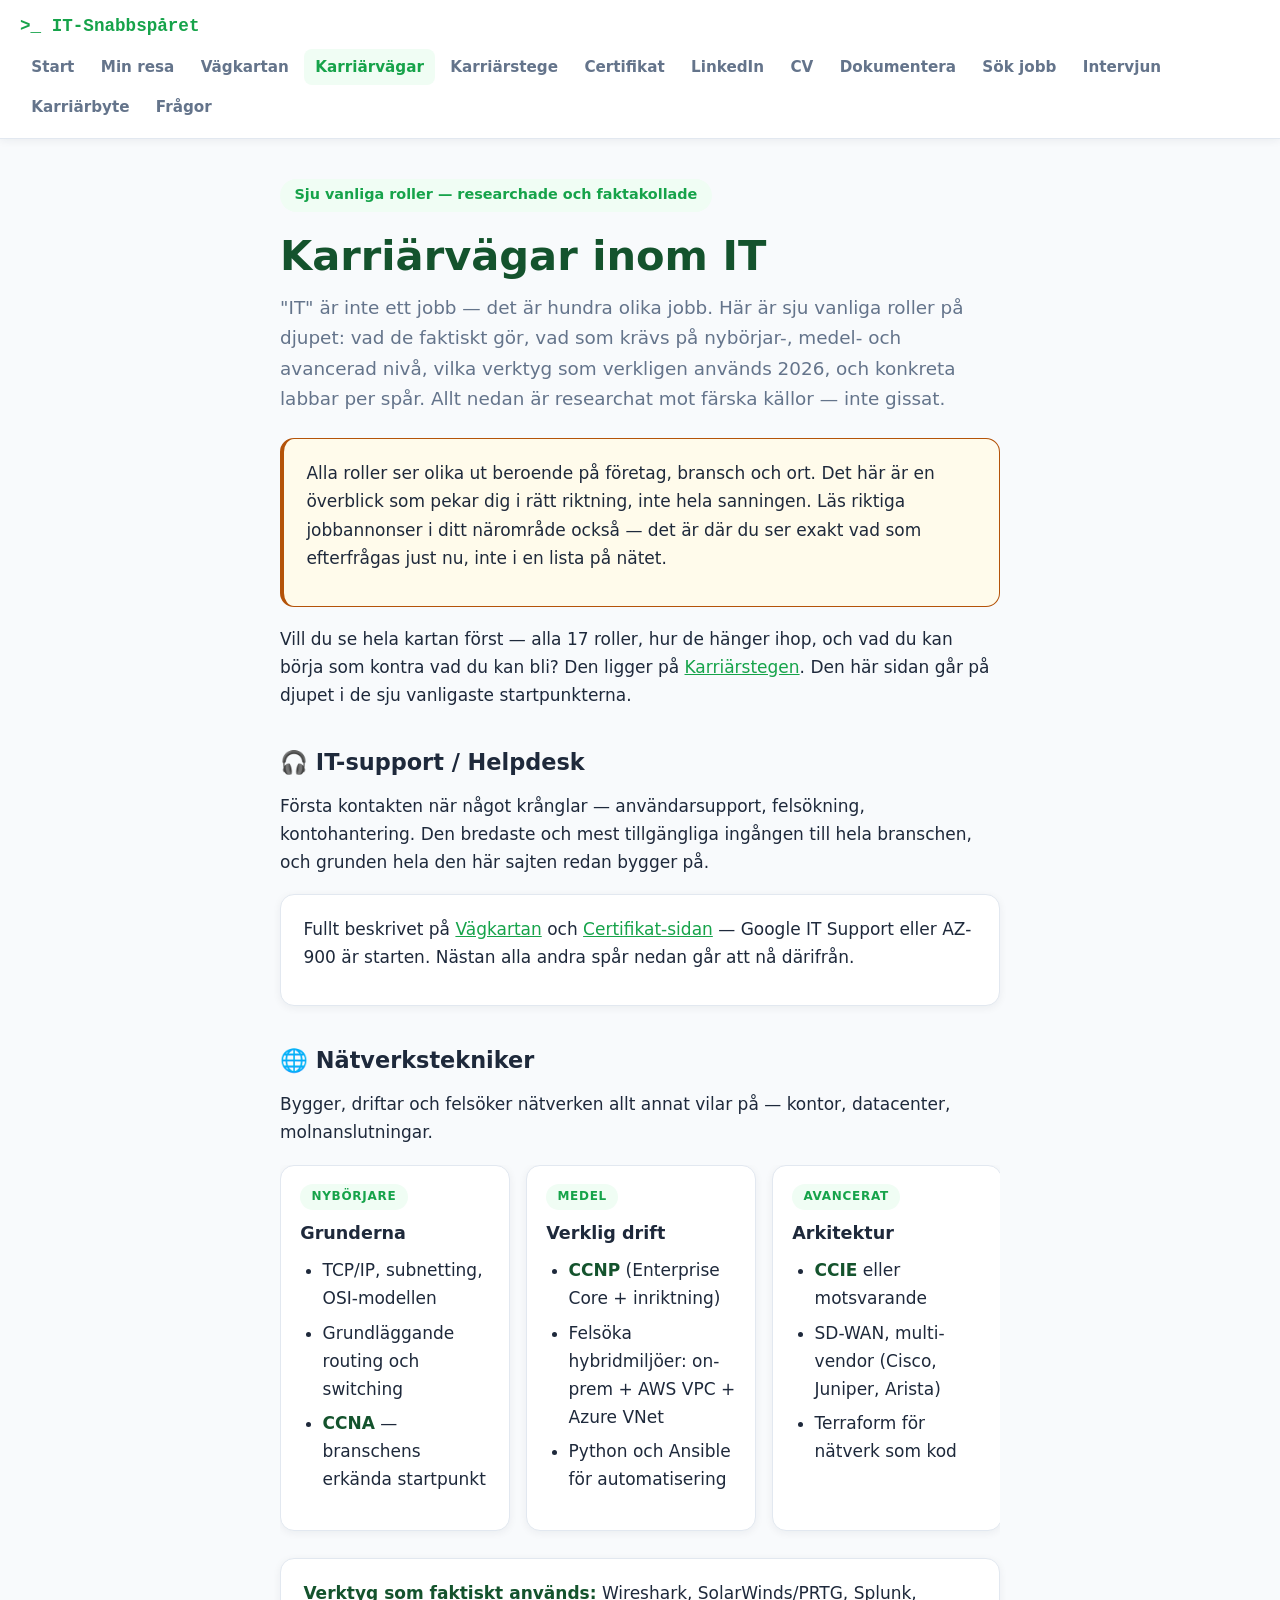
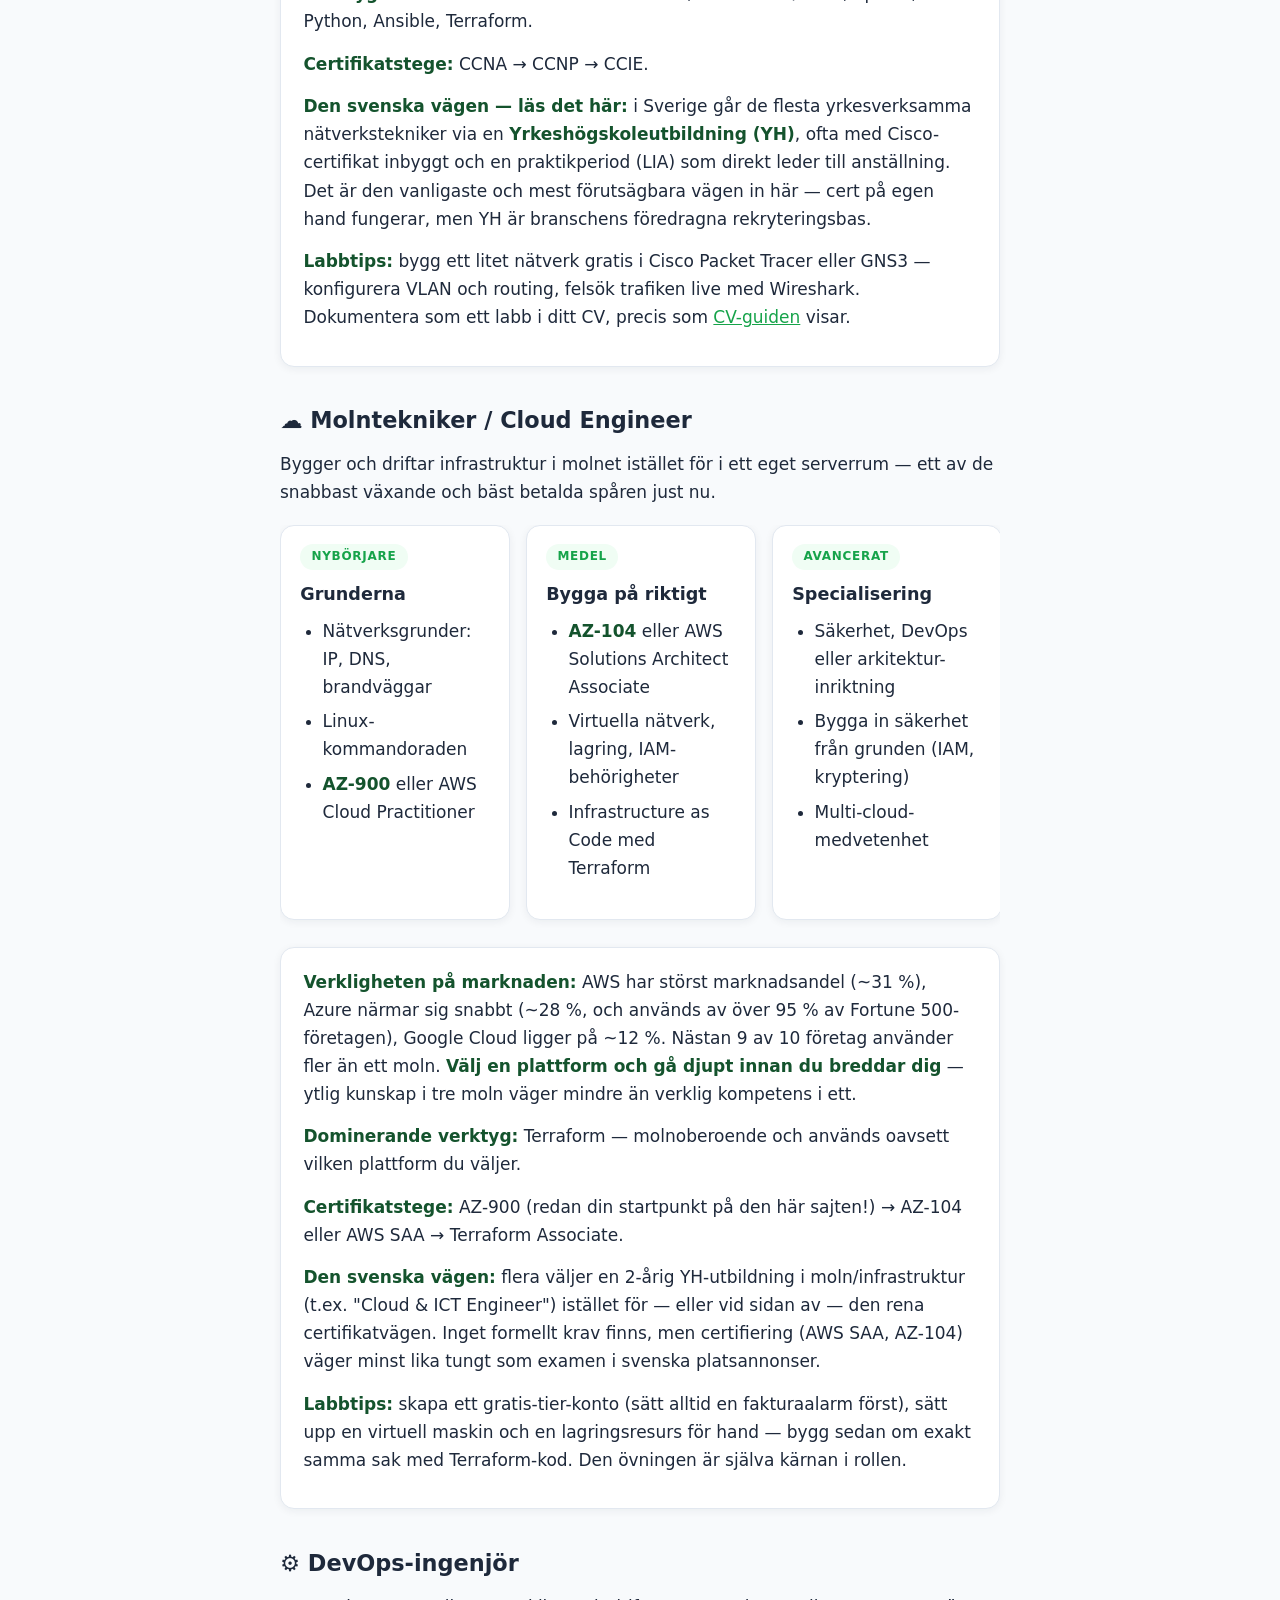
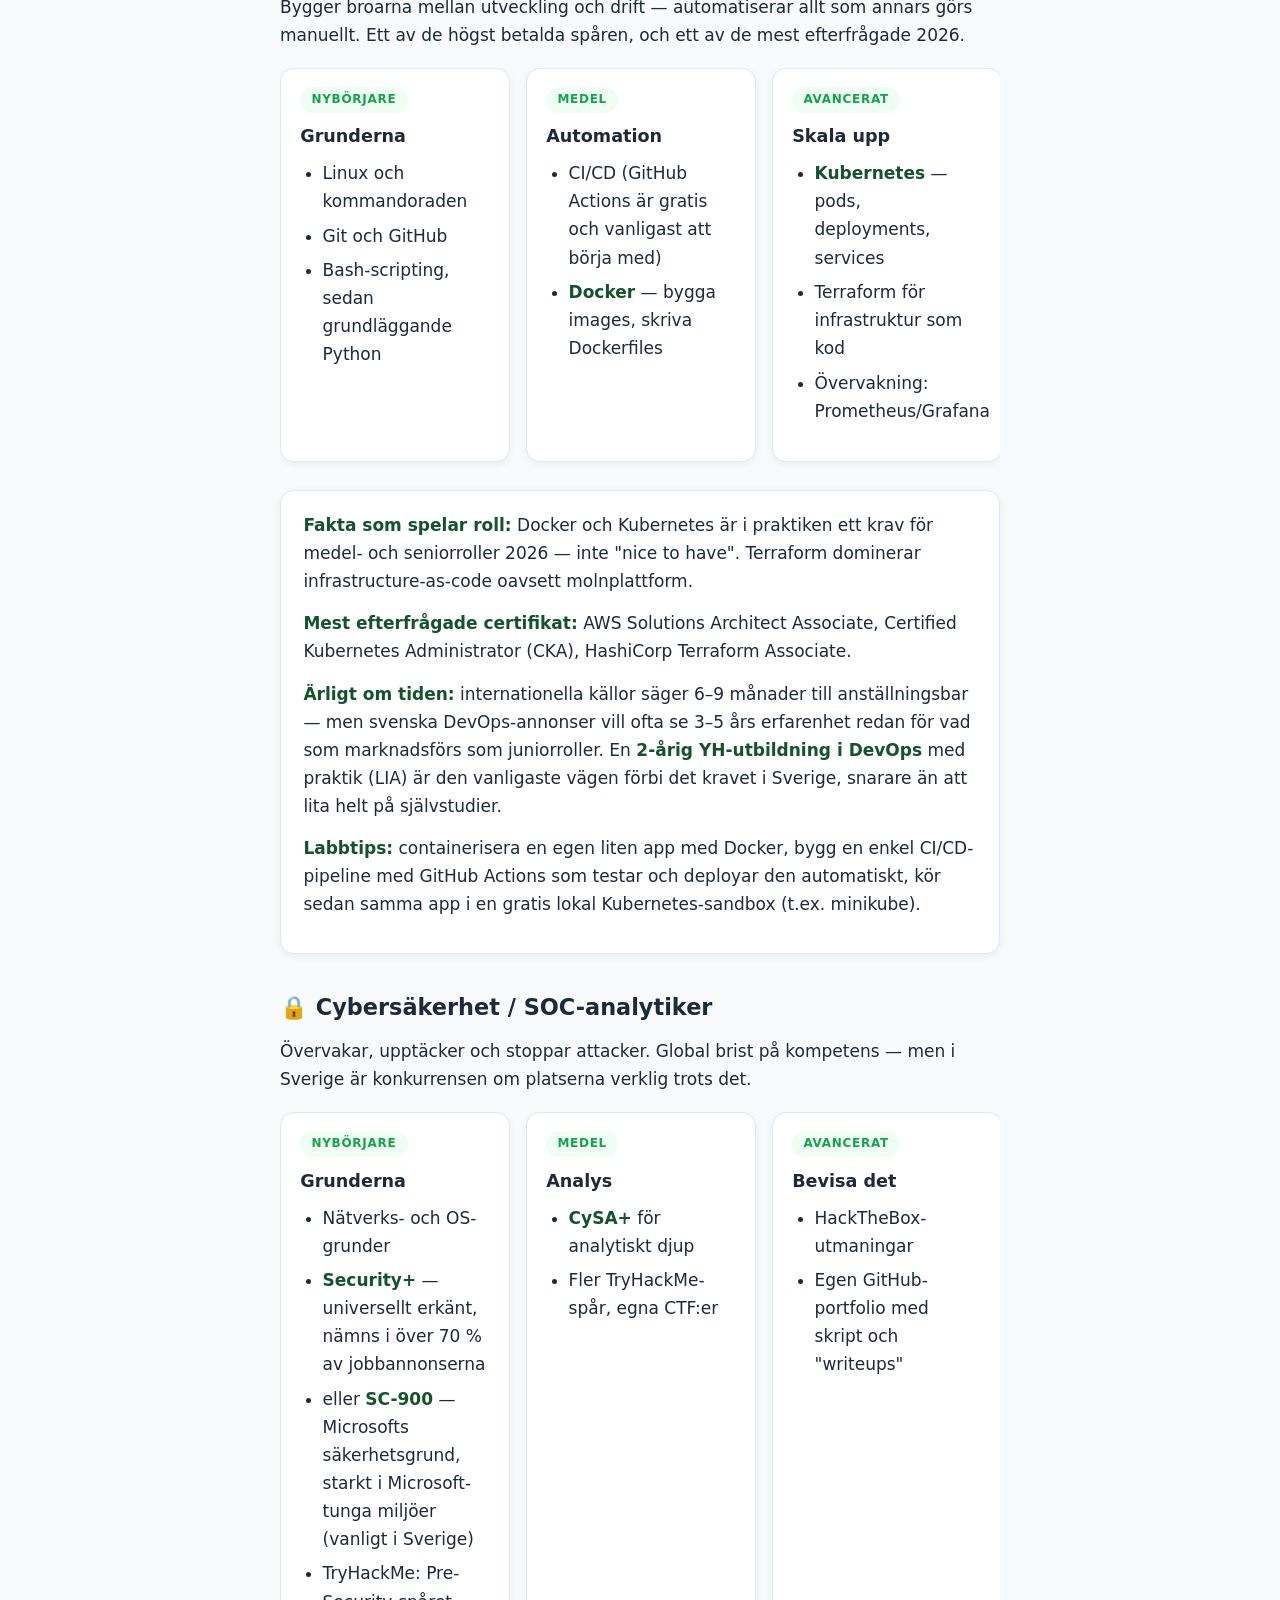
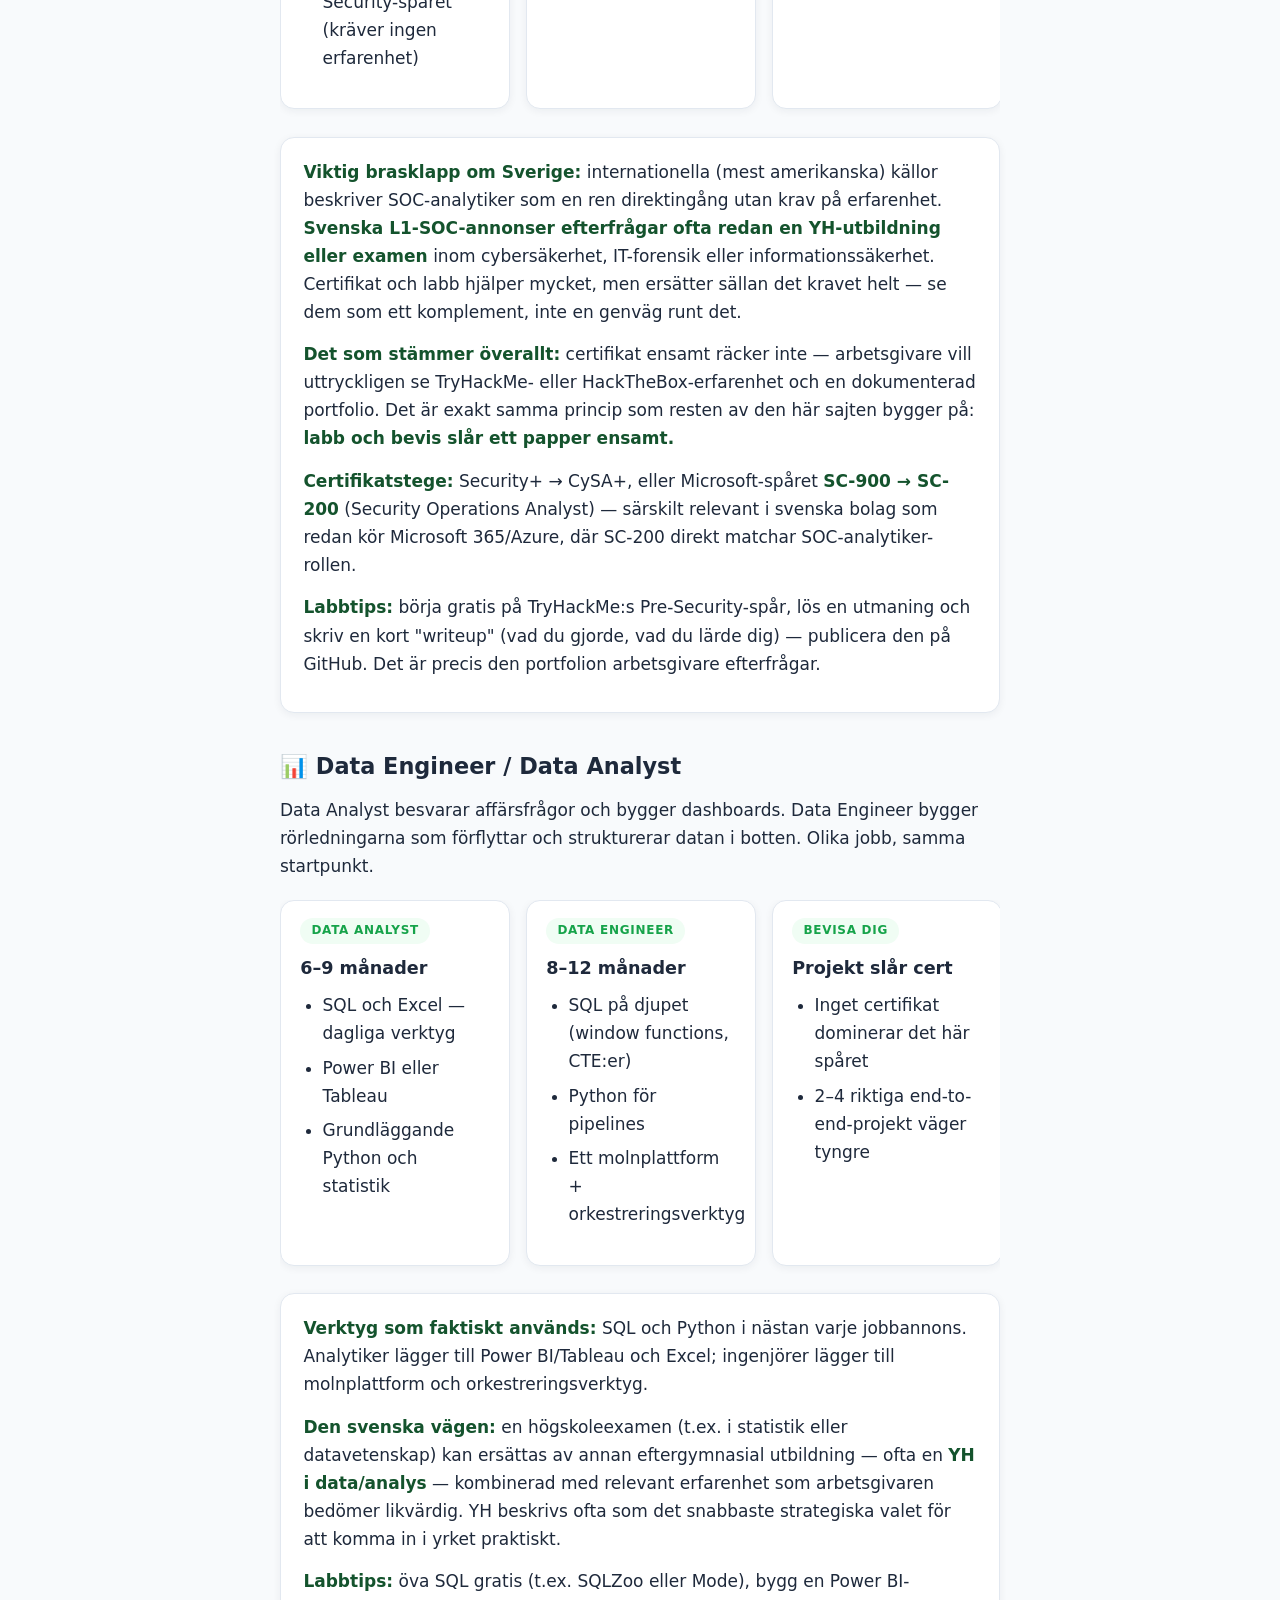
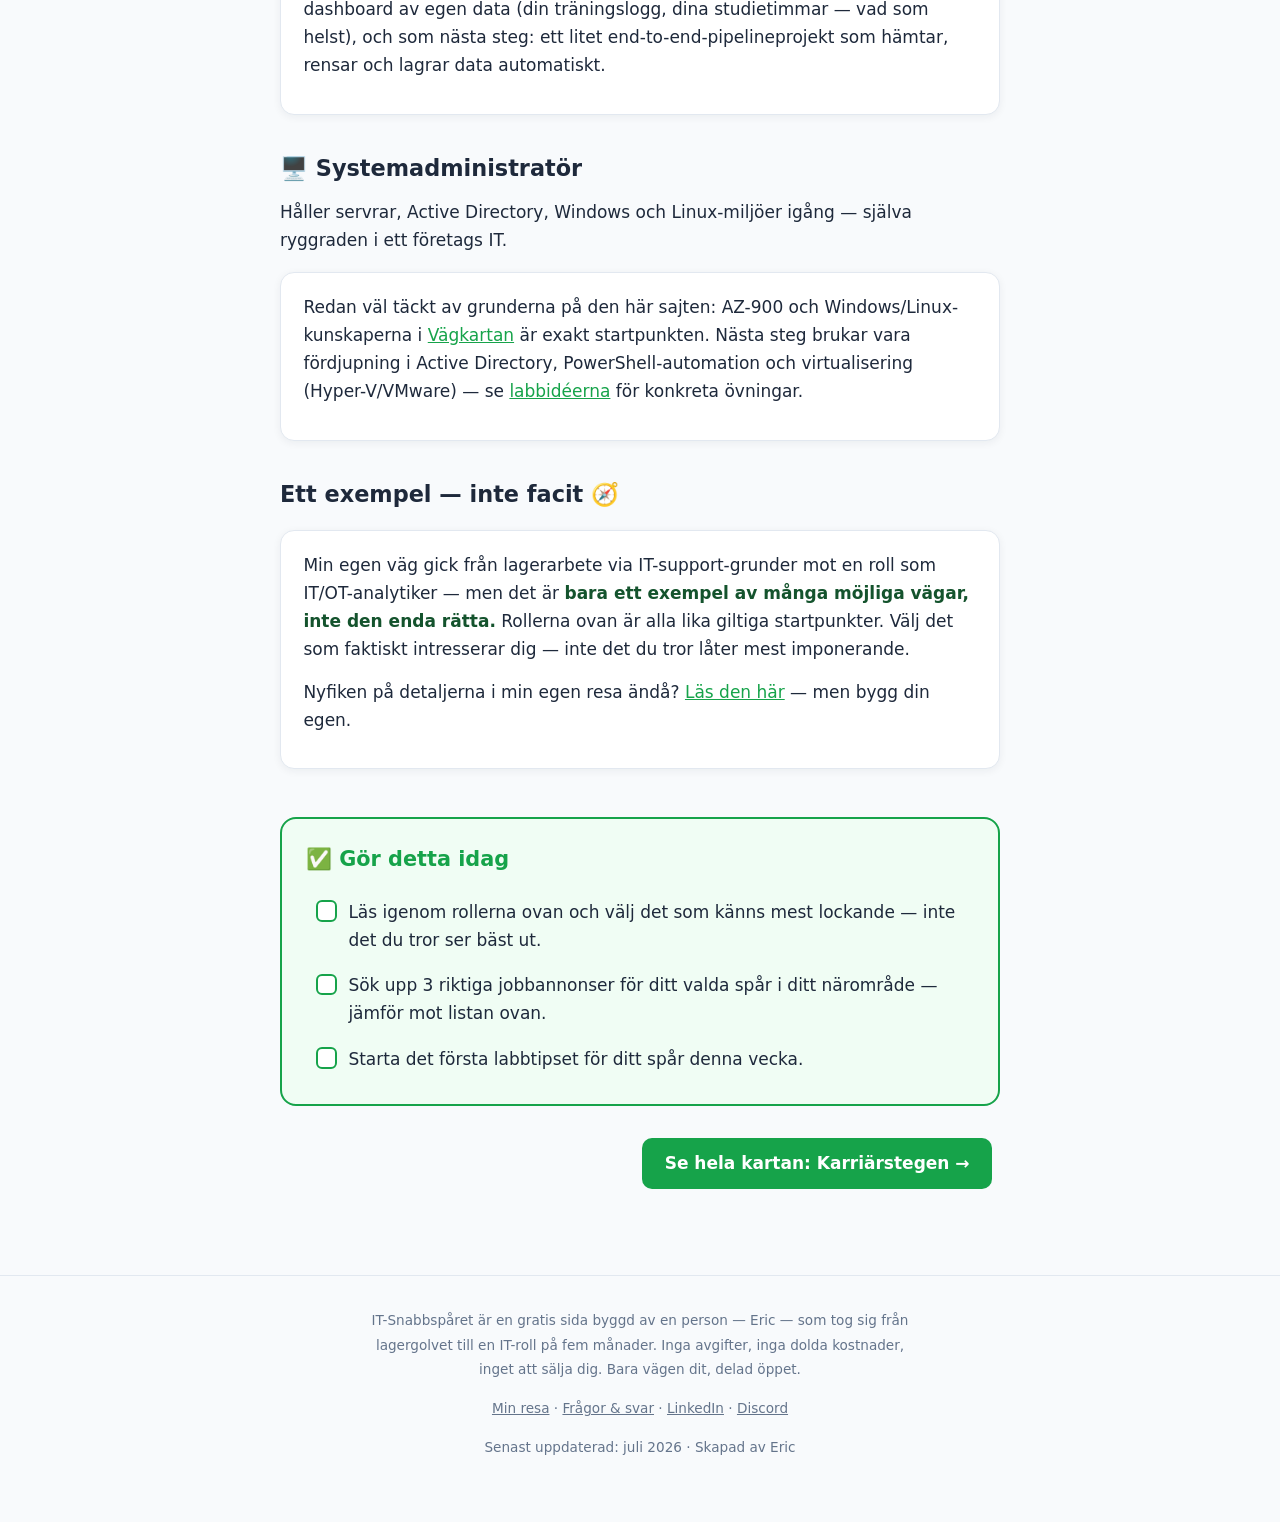
<file: karriarvagar.html>
<!DOCTYPE html>
<html lang="sv">
<head>
  <meta charset="UTF-8">
  <meta name="viewport" content="width=device-width, initial-scale=1.0">
  <title>Karriärvägar — IT-Snabbspåret</title>
  <meta name="description" content="Sju IT-karriärer förklarade på djupet: vad rollen gör, vad som krävs nybörjare till avancerat, verktyg som faktiskt används, och konkreta labbtips per spår.">
  <link rel="canonical" href="https://trafo1.github.io/it-snabbsparet/karriarvagar.html">
  <link rel="stylesheet" href="style.css">
  <link rel="icon" type="image/svg+xml" href="favicon.svg">
  <meta property="og:title" content="Karriärvägar — IT-Snabbspåret">
  <meta property="og:description" content="Sju IT-karriärer på djupet: vad de gör, vad som krävs, och labbtips per nivå.">
  <meta property="og:type" content="website">
  <meta property="og:url" content="https://trafo1.github.io/it-snabbsparet/karriarvagar.html">
  <meta name="theme-color" content="#16a34a">
</head>
<body>

<header class="nav">
  <a href="index.html" class="logo">&gt;_ IT-Snabbspåret</a>
  <button class="nav-toggle" aria-label="Öppna meny">☰</button>
  <nav>
    <a href="index.html">Start</a>
    <a href="minresa.html">Min resa</a>
    <a href="roadmap.html">Vägkartan</a>
    <a href="karriarvagar.html">Karriärvägar</a>
    <a href="karriarstege.html">Karriärstege</a>
    <a href="certifications.html">Certifikat</a>
    <a href="linkedin.html">LinkedIn</a>
    <a href="cv.html">CV</a>
    <a href="documentation.html">Dokumentera</a>
    <a href="jobsearch.html">Sök jobb</a>
    <a href="intervju.html">Intervjun</a>
    <a href="vuxna.html">Karriärbyte</a>
    <a href="fragor.html">Frågor</a>
  </nav>
</header>

<main>
  <span class="tagline">Sju vanliga roller — researchade och faktakollade</span>
  <h1>Karriärvägar inom IT</h1>
  <p class="lead">
    "IT" är inte ett jobb — det är hundra olika jobb. Här är sju vanliga roller på djupet: vad de faktiskt
    gör, vad som krävs på nybörjar-, medel- och avancerad nivå, vilka verktyg som verkligen används 2026,
    och konkreta labbar per spår. Allt nedan är researchat mot färska källor — inte gissat.
  </p>

  <div class="card-alt">
    <p>
      Alla roller ser olika ut beroende på företag, bransch och ort. Det här är en överblick som pekar dig
      i rätt riktning, inte hela sanningen. Läs riktiga jobbannonser i ditt närområde också — det är där
      du ser exakt vad som efterfrågas just nu, inte i en lista på nätet.
    </p>
  </div>

  <p>
    Vill du se hela kartan först — alla 17 roller, hur de hänger ihop, och vad du kan börja som kontra
    vad du kan bli? Den ligger på <a href="karriarstege.html">Karriärstegen</a>. Den här sidan går på djupet
    i de sju vanligaste startpunkterna.
  </p>

  <h2>🎧 IT-support / Helpdesk</h2>
  <p>
    Första kontakten när något krånglar — användarsupport, felsökning, kontohantering. Den bredaste
    och mest tillgängliga ingången till hela branschen, och grunden hela den här sajten redan bygger på.
  </p>
  <div class="card">
    <p>Fullt beskrivet på <a href="roadmap.html">Vägkartan</a> och <a href="certifications.html">Certifikat-sidan</a> — Google IT Support eller AZ-900 är starten. Nästan alla andra spår nedan går att nå därifrån.</p>
  </div>

  <h2>🌐 Nätverkstekniker</h2>
  <p>Bygger, driftar och felsöker nätverken allt annat vilar på — kontor, datacenter, molnanslutningar.</p>
  <div class="paths-grid">
    <div class="path-card">
      <span class="tier">Nybörjare</span>
      <h3>Grunderna</h3>
      <ul>
        <li>TCP/IP, subnetting, OSI-modellen</li>
        <li>Grundläggande routing och switching</li>
        <li><strong>CCNA</strong> — branschens erkända startpunkt</li>
      </ul>
    </div>
    <div class="path-card">
      <span class="tier">Medel</span>
      <h3>Verklig drift</h3>
      <ul>
        <li><strong>CCNP</strong> (Enterprise Core + inriktning)</li>
        <li>Felsöka hybridmiljöer: on-prem + AWS VPC + Azure VNet</li>
        <li>Python och Ansible för automatisering</li>
      </ul>
    </div>
    <div class="path-card">
      <span class="tier">Avancerat</span>
      <h3>Arkitektur</h3>
      <ul>
        <li><strong>CCIE</strong> eller motsvarande</li>
        <li>SD-WAN, multi-vendor (Cisco, Juniper, Arista)</li>
        <li>Terraform för nätverk som kod</li>
      </ul>
    </div>
  </div>
  <div class="card">
    <p><strong>Verktyg som faktiskt används:</strong> Wireshark, SolarWinds/PRTG, Splunk, Python, Ansible, Terraform.</p>
    <p><strong>Certifikatstege:</strong> CCNA → CCNP → CCIE.</p>
    <p>
      <strong>Den svenska vägen — läs det här:</strong> i Sverige går de flesta yrkesverksamma nätverkstekniker
      via en <strong>Yrkeshögskoleutbildning (YH)</strong>, ofta med Cisco-certifikat inbyggt och en praktikperiod
      (LIA) som direkt leder till anställning. Det är den vanligaste och mest förutsägbara vägen in här — cert
      på egen hand fungerar, men YH är branschens föredragna rekryteringsbas.
    </p>
    <p><strong>Labbtips:</strong> bygg ett litet nätverk gratis i Cisco Packet Tracer eller GNS3 — konfigurera VLAN och routing, felsök trafiken live med Wireshark. Dokumentera som ett labb i ditt CV, precis som <a href="cv.html">CV-guiden</a> visar.</p>
  </div>

  <h2>☁️ Molntekniker / Cloud Engineer</h2>
  <p>Bygger och driftar infrastruktur i molnet istället för i ett eget serverrum — ett av de snabbast växande och bäst betalda spåren just nu.</p>
  <div class="paths-grid">
    <div class="path-card">
      <span class="tier">Nybörjare</span>
      <h3>Grunderna</h3>
      <ul>
        <li>Nätverksgrunder: IP, DNS, brandväggar</li>
        <li>Linux-kommandoraden</li>
        <li><strong>AZ-900</strong> eller AWS Cloud Practitioner</li>
      </ul>
    </div>
    <div class="path-card">
      <span class="tier">Medel</span>
      <h3>Bygga på riktigt</h3>
      <ul>
        <li><strong>AZ-104</strong> eller AWS Solutions Architect Associate</li>
        <li>Virtuella nätverk, lagring, IAM-behörigheter</li>
        <li>Infrastructure as Code med Terraform</li>
      </ul>
    </div>
    <div class="path-card">
      <span class="tier">Avancerat</span>
      <h3>Specialisering</h3>
      <ul>
        <li>Säkerhet, DevOps eller arkitektur-inriktning</li>
        <li>Bygga in säkerhet från grunden (IAM, kryptering)</li>
        <li>Multi-cloud-medvetenhet</li>
      </ul>
    </div>
  </div>
  <div class="card">
    <p>
      <strong>Verkligheten på marknaden:</strong> AWS har störst marknadsandel (~31 %), Azure närmar sig snabbt (~28 %,
      och används av över 95 % av Fortune 500-företagen), Google Cloud ligger på ~12 %. Nästan 9 av 10 företag
      använder fler än ett moln. <strong>Välj en plattform och gå djupt innan du breddar dig</strong> — ytlig kunskap
      i tre moln väger mindre än verklig kompetens i ett.
    </p>
    <p><strong>Dominerande verktyg:</strong> Terraform — molnoberoende och används oavsett vilken plattform du väljer.</p>
    <p><strong>Certifikatstege:</strong> AZ-900 (redan din startpunkt på den här sajten!) → AZ-104 eller AWS SAA → Terraform Associate.</p>
    <p>
      <strong>Den svenska vägen:</strong> flera väljer en 2-årig YH-utbildning i moln/infrastruktur (t.ex. "Cloud &amp; ICT
      Engineer") istället för — eller vid sidan av — den rena certifikatvägen. Inget formellt krav finns, men
      certifiering (AWS SAA, AZ-104) väger minst lika tungt som examen i svenska platsannonser.
    </p>
    <p><strong>Labbtips:</strong> skapa ett gratis-tier-konto (sätt alltid en fakturaalarm först), sätt upp en virtuell maskin och en lagringsresurs för hand — bygg sedan om exakt samma sak med Terraform-kod. Den övningen är själva kärnan i rollen.</p>
  </div>

  <h2>⚙️ DevOps-ingenjör</h2>
  <p>Bygger broarna mellan utveckling och drift — automatiserar allt som annars görs manuellt. Ett av de högst betalda spåren, och ett av de mest efterfrågade 2026.</p>
  <div class="paths-grid">
    <div class="path-card">
      <span class="tier">Nybörjare</span>
      <h3>Grunderna</h3>
      <ul>
        <li>Linux och kommandoraden</li>
        <li>Git och GitHub</li>
        <li>Bash-scripting, sedan grundläggande Python</li>
      </ul>
    </div>
    <div class="path-card">
      <span class="tier">Medel</span>
      <h3>Automation</h3>
      <ul>
        <li>CI/CD (GitHub Actions är gratis och vanligast att börja med)</li>
        <li><strong>Docker</strong> — bygga images, skriva Dockerfiles</li>
      </ul>
    </div>
    <div class="path-card">
      <span class="tier">Avancerat</span>
      <h3>Skala upp</h3>
      <ul>
        <li><strong>Kubernetes</strong> — pods, deployments, services</li>
        <li>Terraform för infrastruktur som kod</li>
        <li>Övervakning: Prometheus/Grafana</li>
      </ul>
    </div>
  </div>
  <div class="card">
    <p>
      <strong>Fakta som spelar roll:</strong> Docker och Kubernetes är i praktiken ett krav för medel- och
      seniorroller 2026 — inte "nice to have". Terraform dominerar infrastructure-as-code oavsett molnplattform.
    </p>
    <p><strong>Mest efterfrågade certifikat:</strong> AWS Solutions Architect Associate, Certified Kubernetes Administrator (CKA), HashiCorp Terraform Associate.</p>
    <p>
      <strong>Ärligt om tiden:</strong> internationella källor säger 6–9 månader till anställningsbar — men
      svenska DevOps-annonser vill ofta se 3–5 års erfarenhet redan för vad som marknadsförs som juniorroller.
      En <strong>2-årig YH-utbildning i DevOps</strong> med praktik (LIA) är den vanligaste vägen förbi det kravet
      i Sverige, snarare än att lita helt på självstudier.
    </p>
    <p><strong>Labbtips:</strong> containerisera en egen liten app med Docker, bygg en enkel CI/CD-pipeline med GitHub Actions som testar och deployar den automatiskt, kör sedan samma app i en gratis lokal Kubernetes-sandbox (t.ex. minikube).</p>
  </div>

  <h2>🔒 Cybersäkerhet / SOC-analytiker</h2>
  <p>Övervakar, upptäcker och stoppar attacker. Global brist på kompetens — men i Sverige är konkurrensen om platserna verklig trots det.</p>
  <div class="paths-grid">
    <div class="path-card">
      <span class="tier">Nybörjare</span>
      <h3>Grunderna</h3>
      <ul>
        <li>Nätverks- och OS-grunder</li>
        <li><strong>Security+</strong> — universellt erkänt, nämns i över 70 % av jobbannonserna</li>
        <li>eller <strong>SC-900</strong> — Microsofts säkerhetsgrund, starkt i Microsoft-tunga miljöer (vanligt i Sverige)</li>
        <li>TryHackMe: Pre-Security-spåret (kräver ingen erfarenhet)</li>
      </ul>
    </div>
    <div class="path-card">
      <span class="tier">Medel</span>
      <h3>Analys</h3>
      <ul>
        <li><strong>CySA+</strong> för analytiskt djup</li>
        <li>Fler TryHackMe-spår, egna CTF:er</li>
      </ul>
    </div>
    <div class="path-card">
      <span class="tier">Avancerat</span>
      <h3>Bevisa det</h3>
      <ul>
        <li>HackTheBox-utmaningar</li>
        <li>Egen GitHub-portfolio med skript och "writeups"</li>
      </ul>
    </div>
  </div>
  <div class="card">
    <p>
      <strong>Viktig brasklapp om Sverige:</strong> internationella (mest amerikanska) källor beskriver
      SOC-analytiker som en ren direktingång utan krav på erfarenhet. <strong>Svenska L1-SOC-annonser
      efterfrågar ofta redan en YH-utbildning eller examen</strong> inom cybersäkerhet, IT-forensik eller
      informationssäkerhet. Certifikat och labb hjälper mycket, men ersätter sällan det kravet helt — se dem
      som ett komplement, inte en genväg runt det.
    </p>
    <p>
      <strong>Det som stämmer överallt:</strong> certifikat ensamt räcker inte — arbetsgivare vill uttryckligen
      se TryHackMe- eller HackTheBox-erfarenhet och en dokumenterad portfolio. Det är exakt samma princip som
      resten av den här sajten bygger på: <strong>labb och bevis slår ett papper ensamt.</strong>
    </p>
    <p>
      <strong>Certifikatstege:</strong> Security+ → CySA+, eller Microsoft-spåret <strong>SC-900 → SC-200</strong>
      (Security Operations Analyst) — särskilt relevant i svenska bolag som redan kör Microsoft 365/Azure,
      där SC-200 direkt matchar SOC-analytiker-rollen.
    </p>
    <p><strong>Labbtips:</strong> börja gratis på TryHackMe:s Pre-Security-spår, lös en utmaning och skriv en kort "writeup" (vad du gjorde, vad du lärde dig) — publicera den på GitHub. Det är precis den portfolion arbetsgivare efterfrågar.</p>
  </div>

  <h2>📊 Data Engineer / Data Analyst</h2>
  <p>Data Analyst besvarar affärsfrågor och bygger dashboards. Data Engineer bygger rörledningarna som förflyttar och strukturerar datan i botten. Olika jobb, samma startpunkt.</p>
  <div class="paths-grid">
    <div class="path-card">
      <span class="tier">Data Analyst</span>
      <h3>6–9 månader</h3>
      <ul>
        <li>SQL och Excel — dagliga verktyg</li>
        <li>Power BI eller Tableau</li>
        <li>Grundläggande Python och statistik</li>
      </ul>
    </div>
    <div class="path-card">
      <span class="tier">Data Engineer</span>
      <h3>8–12 månader</h3>
      <ul>
        <li>SQL på djupet (window functions, CTE:er)</li>
        <li>Python för pipelines</li>
        <li>Ett molnplattform + orkestreringsverktyg</li>
      </ul>
    </div>
    <div class="path-card">
      <span class="tier">Bevisa dig</span>
      <h3>Projekt slår cert</h3>
      <ul>
        <li>Inget certifikat dominerar det här spåret</li>
        <li>2–4 riktiga end-to-end-projekt väger tyngre</li>
      </ul>
    </div>
  </div>
  <div class="card">
    <p><strong>Verktyg som faktiskt används:</strong> SQL och Python i nästan varje jobbannons. Analytiker lägger till Power BI/Tableau och Excel; ingenjörer lägger till molnplattform och orkestreringsverktyg.</p>
    <p>
      <strong>Den svenska vägen:</strong> en högskoleexamen (t.ex. i statistik eller datavetenskap) kan ersättas
      av annan eftergymnasial utbildning — ofta en <strong>YH i data/analys</strong> — kombinerad med relevant
      erfarenhet som arbetsgivaren bedömer likvärdig. YH beskrivs ofta som det snabbaste strategiska valet
      för att komma in i yrket praktiskt.
    </p>
    <p><strong>Labbtips:</strong> öva SQL gratis (t.ex. SQLZoo eller Mode), bygg en Power BI-dashboard av egen data (din träningslogg, dina studietimmar — vad som helst), och som nästa steg: ett litet end-to-end-pipelineprojekt som hämtar, rensar och lagrar data automatiskt.</p>
  </div>

  <h2>🖥️ Systemadministratör</h2>
  <p>Håller servrar, Active Directory, Windows och Linux-miljöer igång — själva ryggraden i ett företags IT.</p>
  <div class="card">
    <p>
      Redan väl täckt av grunderna på den här sajten: AZ-900 och Windows/Linux-kunskaperna i
      <a href="roadmap.html">Vägkartan</a> är exakt startpunkten. Nästa steg brukar vara fördjupning i
      Active Directory, PowerShell-automation och virtualisering (Hyper-V/VMware) — se
      <a href="documentation.html">labbidéerna</a> för konkreta övningar.
    </p>
  </div>

  <h2>Ett exempel — inte facit 🧭</h2>
  <div class="card">
    <p>
      Min egen väg gick från lagerarbete via IT-support-grunder mot en roll som IT/OT-analytiker —
      men det är <strong>bara ett exempel av många möjliga vägar, inte den enda rätta.</strong>
      Rollerna ovan är alla lika giltiga startpunkter. Välj det som faktiskt intresserar dig —
      inte det du tror låter mest imponerande.
    </p>
    <p>Nyfiken på detaljerna i min egen resa ändå? <a href="minresa.html">Läs den här</a> — men bygg din egen.</p>
  </div>

  <div class="today">
    <h2>✅ Gör detta idag</h2>
    <div class="check-item" data-key="valjspar-karriar">
      <span class="box"></span>
      <span class="txt">Läs igenom rollerna ovan och välj det som känns mest lockande — inte det du tror ser bäst ut.</span>
    </div>
    <div class="check-item" data-key="sok-annonser">
      <span class="box"></span>
      <span class="txt">Sök upp 3 riktiga jobbannonser för ditt valda spår i ditt närområde — jämför mot listan ovan.</span>
    </div>
    <div class="check-item" data-key="forsta-labbet-karriar">
      <span class="box"></span>
      <span class="txt">Starta det första labbtipset för ditt spår denna vecka.</span>
    </div>
  </div>

  <p class="next"><a href="karriarstege.html" class="btn">Se hela kartan: Karriärstegen →</a></p>
</main>

<footer>
  <p class="footer-about">
    IT-Snabbspåret är en gratis sida byggd av en person — Eric — som tog sig från lagergolvet till en IT-roll på fem månader.
    Inga avgifter, inga dolda kostnader, inget att sälja dig. Bara vägen dit, delad öppet.
  </p>
  <p>
    <a href="minresa.html">Min resa</a> · <a href="fragor.html">Frågor &amp; svar</a> ·
    <a href="https://www.linkedin.com/in/ericaugustsson/" target="_blank" rel="noopener">LinkedIn</a> ·
    <a href="https://discord.gg/HWkjbstgh" target="_blank" rel="noopener">Discord</a>
  </p>
  <p>Senast uppdaterad: juli 2026 · Skapad av Eric</p>
</footer>

<script src="script.js"></script>
</body>
</html>
</file>
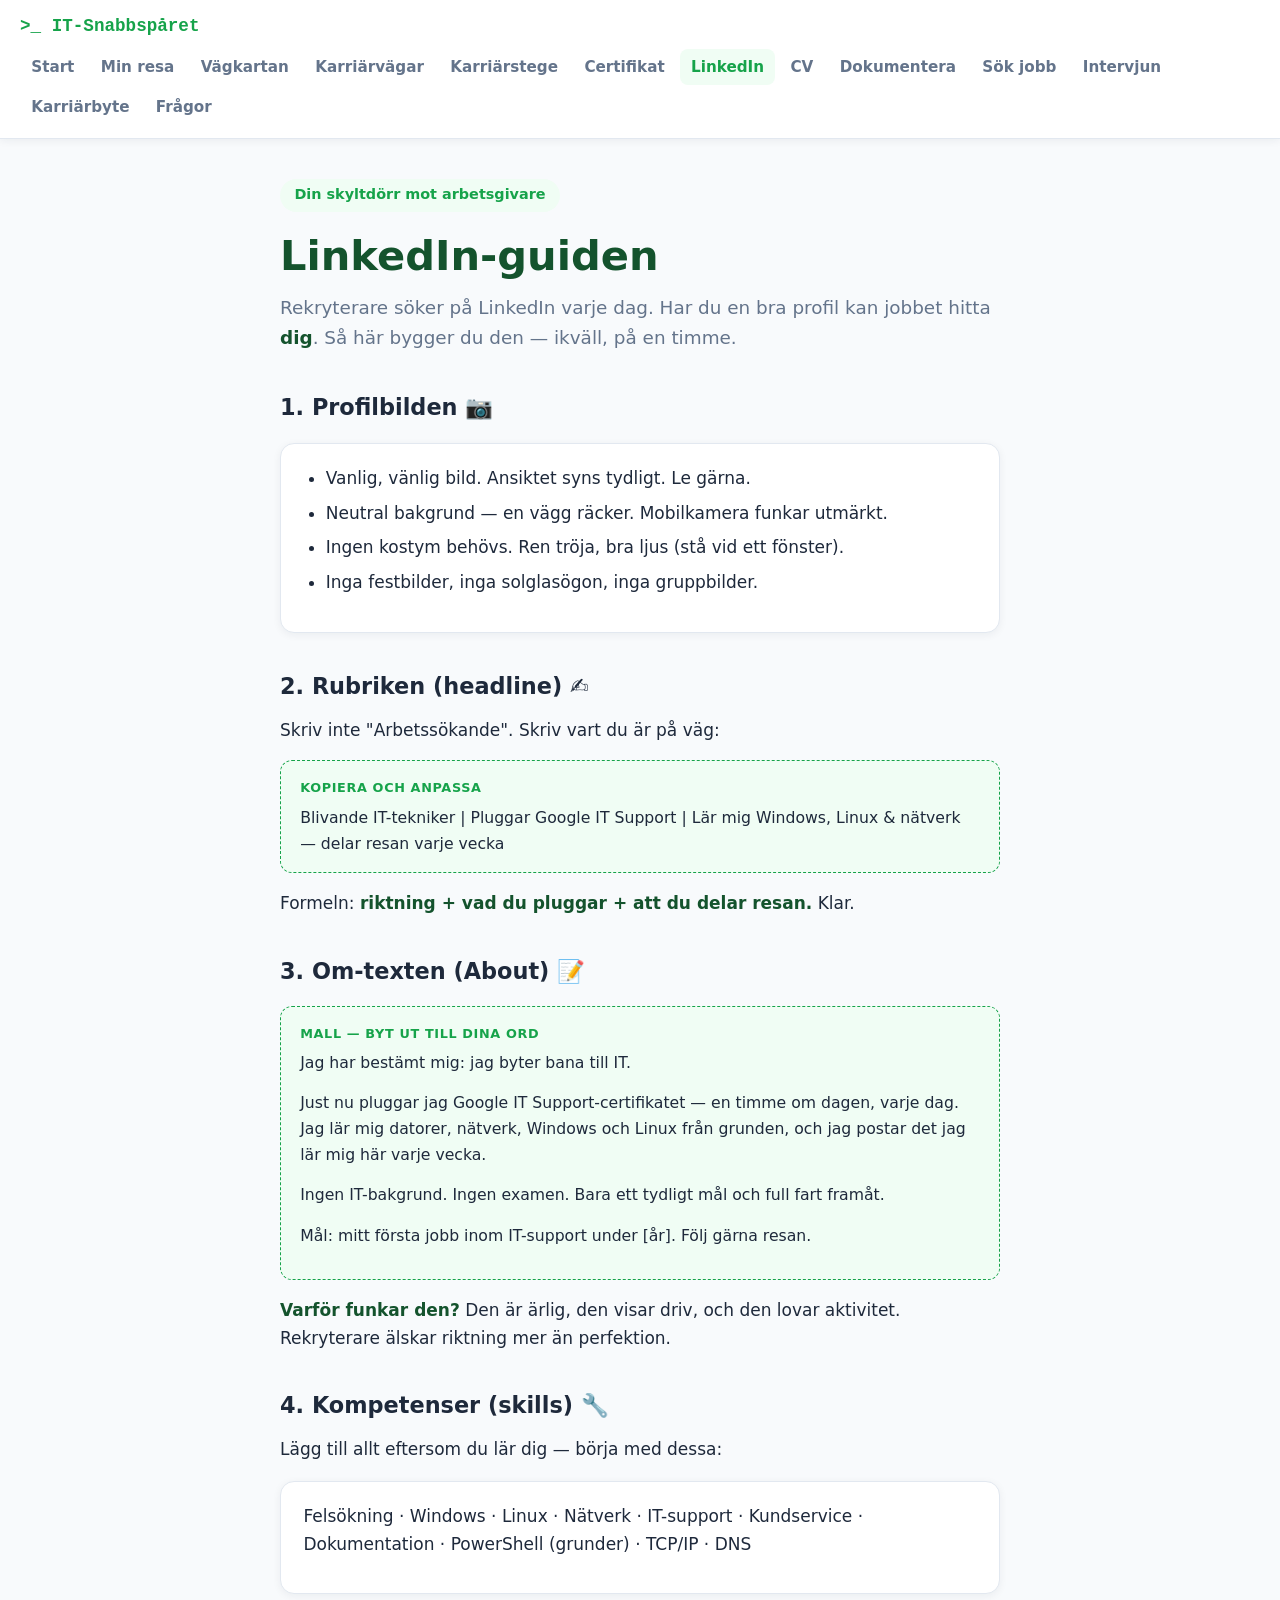
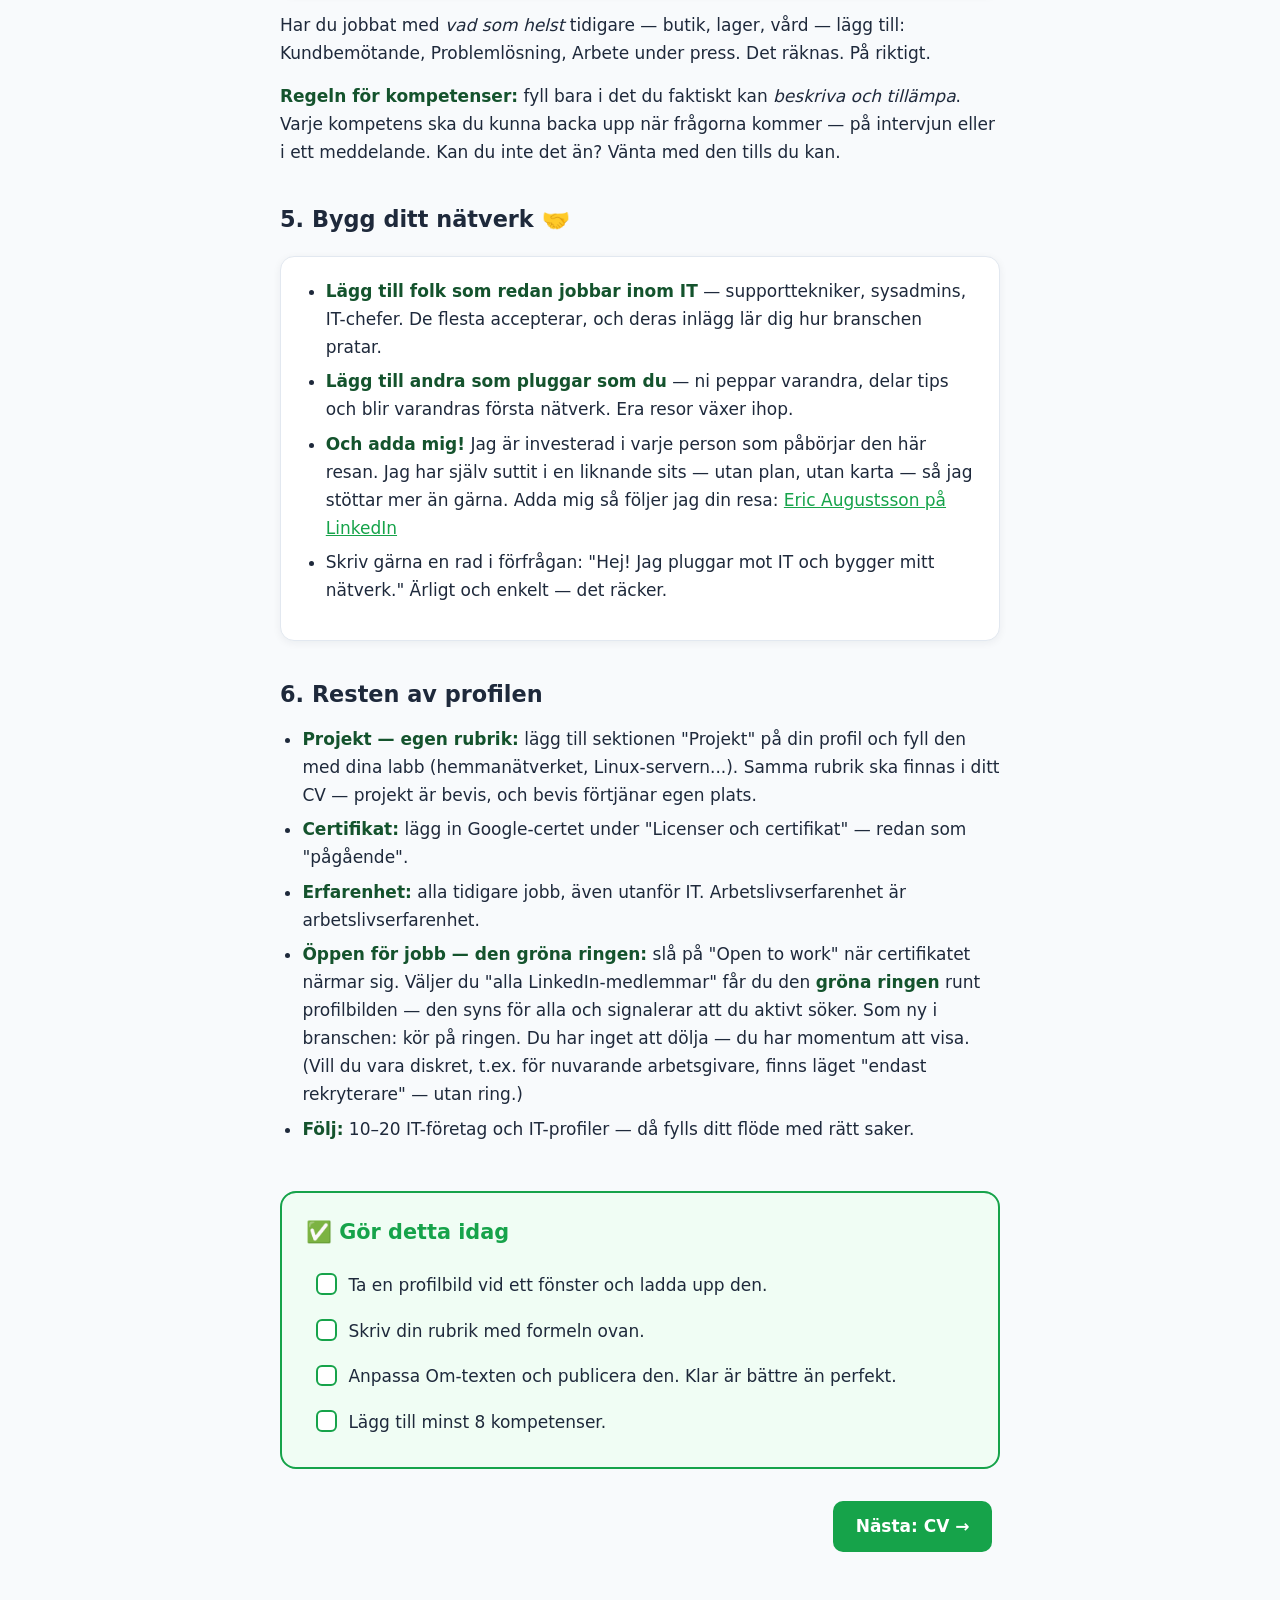
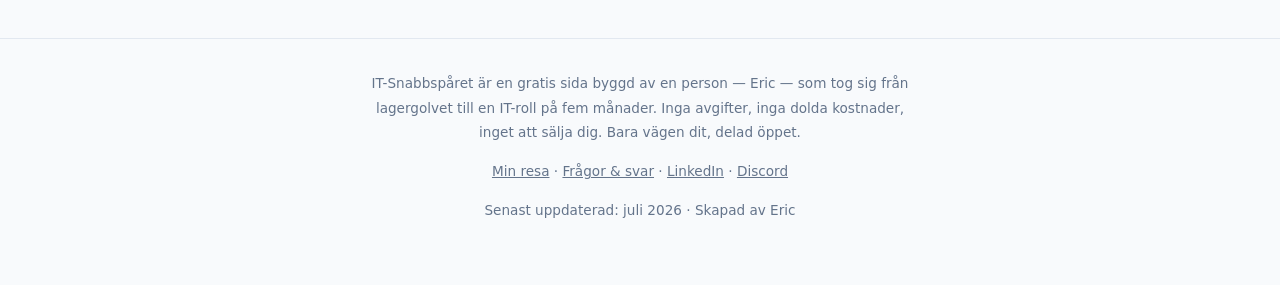
<file: linkedin.html>
<!DOCTYPE html>
<html lang="sv">
<head>
  <meta charset="UTF-8">
  <meta name="viewport" content="width=device-width, initial-scale=1.0">
  <title>LinkedIn-guiden — IT-Snabbspåret</title>
  <meta name="description" content="Så bygger du en LinkedIn-profil som får IT-arbetsgivare att hitta dig: profilbild, rubrik, Om-text och nätverksbyggande.">
  <link rel="canonical" href="https://trafo1.github.io/it-snabbsparet/linkedin.html">
  <link rel="stylesheet" href="style.css">
  <link rel="icon" type="image/svg+xml" href="favicon.svg">
  <meta property="og:title" content="LinkedIn-guiden — IT-Snabbspåret">
  <meta property="og:description" content="Så bygger du en LinkedIn-profil som får IT-arbetsgivare att hitta dig.">
  <meta property="og:type" content="website">
  <meta property="og:url" content="https://trafo1.github.io/it-snabbsparet/linkedin.html">
  <meta name="theme-color" content="#16a34a">
</head>
<body>

<header class="nav">
  <a href="index.html" class="logo">&gt;_ IT-Snabbspåret</a>
  <button class="nav-toggle" aria-label="Öppna meny">☰</button>
  <nav>
    <a href="index.html">Start</a>
    <a href="minresa.html">Min resa</a>
    <a href="roadmap.html">Vägkartan</a>
    <a href="karriarvagar.html">Karriärvägar</a>
    <a href="karriarstege.html">Karriärstege</a>
    <a href="certifications.html">Certifikat</a>
    <a href="linkedin.html">LinkedIn</a>
    <a href="cv.html">CV</a>
    <a href="documentation.html">Dokumentera</a>
    <a href="jobsearch.html">Sök jobb</a>
    <a href="intervju.html">Intervjun</a>
    <a href="vuxna.html">Karriärbyte</a>
    <a href="fragor.html">Frågor</a>
  </nav>
</header>

<main>
  <span class="tagline">Din skyltdörr mot arbetsgivare</span>
  <h1>LinkedIn-guiden</h1>
  <p class="lead">
    Rekryterare söker på LinkedIn varje dag. Har du en bra profil kan jobbet hitta <strong>dig</strong>.
    Så här bygger du den — ikväll, på en timme.
  </p>

  <h2>1. Profilbilden 📷</h2>
  <div class="card">
    <ul>
      <li>Vanlig, vänlig bild. Ansiktet syns tydligt. Le gärna.</li>
      <li>Neutral bakgrund — en vägg räcker. Mobilkamera funkar utmärkt.</li>
      <li>Ingen kostym behövs. Ren tröja, bra ljus (stå vid ett fönster).</li>
      <li>Inga festbilder, inga solglasögon, inga gruppbilder.</li>
    </ul>
  </div>

  <h2>2. Rubriken (headline) ✍️</h2>
  <p>Skriv inte "Arbetssökande". Skriv vart du är på väg:</p>
  <div class="copybox">
    <span class="label">Kopiera och anpassa</span>
    Blivande IT-tekniker | Pluggar Google IT Support | Lär mig Windows, Linux &amp; nätverk — delar resan varje vecka
  </div>
  <p>Formeln: <strong>riktning + vad du pluggar + att du delar resan.</strong> Klar.</p>

  <h2>3. Om-texten (About) 📝</h2>
  <div class="copybox">
    <span class="label">Mall — byt ut till dina ord</span>
    <p>Jag har bestämt mig: jag byter bana till IT.</p>
    <p>Just nu pluggar jag Google IT Support-certifikatet — en timme om dagen, varje dag. Jag lär mig datorer, nätverk, Windows och Linux från grunden, och jag postar det jag lär mig här varje vecka.</p>
    <p>Ingen IT-bakgrund. Ingen examen. Bara ett tydligt mål och full fart framåt.</p>
    <p>Mål: mitt första jobb inom IT-support under [år]. Följ gärna resan.</p>
  </div>
  <p><strong>Varför funkar den?</strong> Den är ärlig, den visar driv, och den lovar aktivitet. Rekryterare älskar riktning mer än perfektion.</p>

  <h2>4. Kompetenser (skills) 🔧</h2>
  <p>Lägg till allt eftersom du lär dig — börja med dessa:</p>
  <div class="card">
    <p>Felsökning · Windows · Linux · Nätverk · IT-support · Kundservice · Dokumentation · PowerShell (grunder) · TCP/IP · DNS</p>
  </div>
  <p>Har du jobbat med <em>vad som helst</em> tidigare — butik, lager, vård — lägg till: Kundbemötande, Problemlösning, Arbete under press. Det räknas. På riktigt.</p>
  <p><strong>Regeln för kompetenser:</strong> fyll bara i det du faktiskt kan <em>beskriva och tillämpa</em>. Varje kompetens ska du kunna backa upp när frågorna kommer — på intervjun eller i ett meddelande. Kan du inte det än? Vänta med den tills du kan.</p>

  <h2>5. Bygg ditt nätverk 🤝</h2>
  <div class="card">
    <ul>
      <li><strong>Lägg till folk som redan jobbar inom IT</strong> — supporttekniker, sysadmins, IT-chefer. De flesta accepterar, och deras inlägg lär dig hur branschen pratar.</li>
      <li><strong>Lägg till andra som pluggar som du</strong> — ni peppar varandra, delar tips och blir varandras första nätverk. Era resor växer ihop.</li>
      <li><strong>Och adda mig!</strong> Jag är investerad i varje person som påbörjar den här resan. Jag har själv suttit i en liknande sits — utan plan, utan karta — så jag stöttar mer än gärna. Adda mig så följer jag din resa: <a href="https://www.linkedin.com/in/ericaugustsson/" target="_blank" rel="noopener">Eric Augustsson på LinkedIn</a></li>
      <li>Skriv gärna en rad i förfrågan: "Hej! Jag pluggar mot IT och bygger mitt nätverk." Ärligt och enkelt — det räcker.</li>
    </ul>
  </div>

  <h2>6. Resten av profilen</h2>
  <ul>
    <li><strong>Projekt — egen rubrik:</strong> lägg till sektionen "Projekt" på din profil och fyll den med dina labb (hemmanätverket, Linux-servern...). Samma rubrik ska finnas i ditt CV — projekt är bevis, och bevis förtjänar egen plats.</li>
    <li><strong>Certifikat:</strong> lägg in Google-certet under "Licenser och certifikat" — redan som "pågående".</li>
    <li><strong>Erfarenhet:</strong> alla tidigare jobb, även utanför IT. Arbetslivserfarenhet är arbetslivserfarenhet.</li>
    <li><strong>Öppen för jobb — den gröna ringen:</strong> slå på "Open to work" när certifikatet närmar sig. Väljer du "alla LinkedIn-medlemmar" får du den <strong>gröna ringen</strong> runt profilbilden — den syns för alla och signalerar att du aktivt söker. Som ny i branschen: kör på ringen. Du har inget att dölja — du har momentum att visa. (Vill du vara diskret, t.ex. för nuvarande arbetsgivare, finns läget "endast rekryterare" — utan ring.)</li>
    <li><strong>Följ:</strong> 10–20 IT-företag och IT-profiler — då fylls ditt flöde med rätt saker.</li>
  </ul>

  <div class="today">
    <h2>✅ Gör detta idag</h2>
    <div class="check-item" data-key="bild">
      <span class="box"></span>
      <span class="txt">Ta en profilbild vid ett fönster och ladda upp den.</span>
    </div>
    <div class="check-item" data-key="rubrik">
      <span class="box"></span>
      <span class="txt">Skriv din rubrik med formeln ovan.</span>
    </div>
    <div class="check-item" data-key="omtext">
      <span class="box"></span>
      <span class="txt">Anpassa Om-texten och publicera den. Klar är bättre än perfekt.</span>
    </div>
    <div class="check-item" data-key="skills">
      <span class="box"></span>
      <span class="txt">Lägg till minst 8 kompetenser.</span>
    </div>
  </div>

  <p class="next"><a href="cv.html" class="btn">Nästa: CV →</a></p>
</main>

<footer>
  <p class="footer-about">
    IT-Snabbspåret är en gratis sida byggd av en person — Eric — som tog sig från lagergolvet till en IT-roll på fem månader.
    Inga avgifter, inga dolda kostnader, inget att sälja dig. Bara vägen dit, delad öppet.
  </p>
  <p>
    <a href="minresa.html">Min resa</a> · <a href="fragor.html">Frågor &amp; svar</a> ·
    <a href="https://www.linkedin.com/in/ericaugustsson/" target="_blank" rel="noopener">LinkedIn</a> ·
    <a href="https://discord.gg/HWkjbstgh" target="_blank" rel="noopener">Discord</a>
  </p>
  <p>Senast uppdaterad: juli 2026 · Skapad av Eric</p>
</footer>

<script src="script.js"></script>
</body>
</html>
</file>
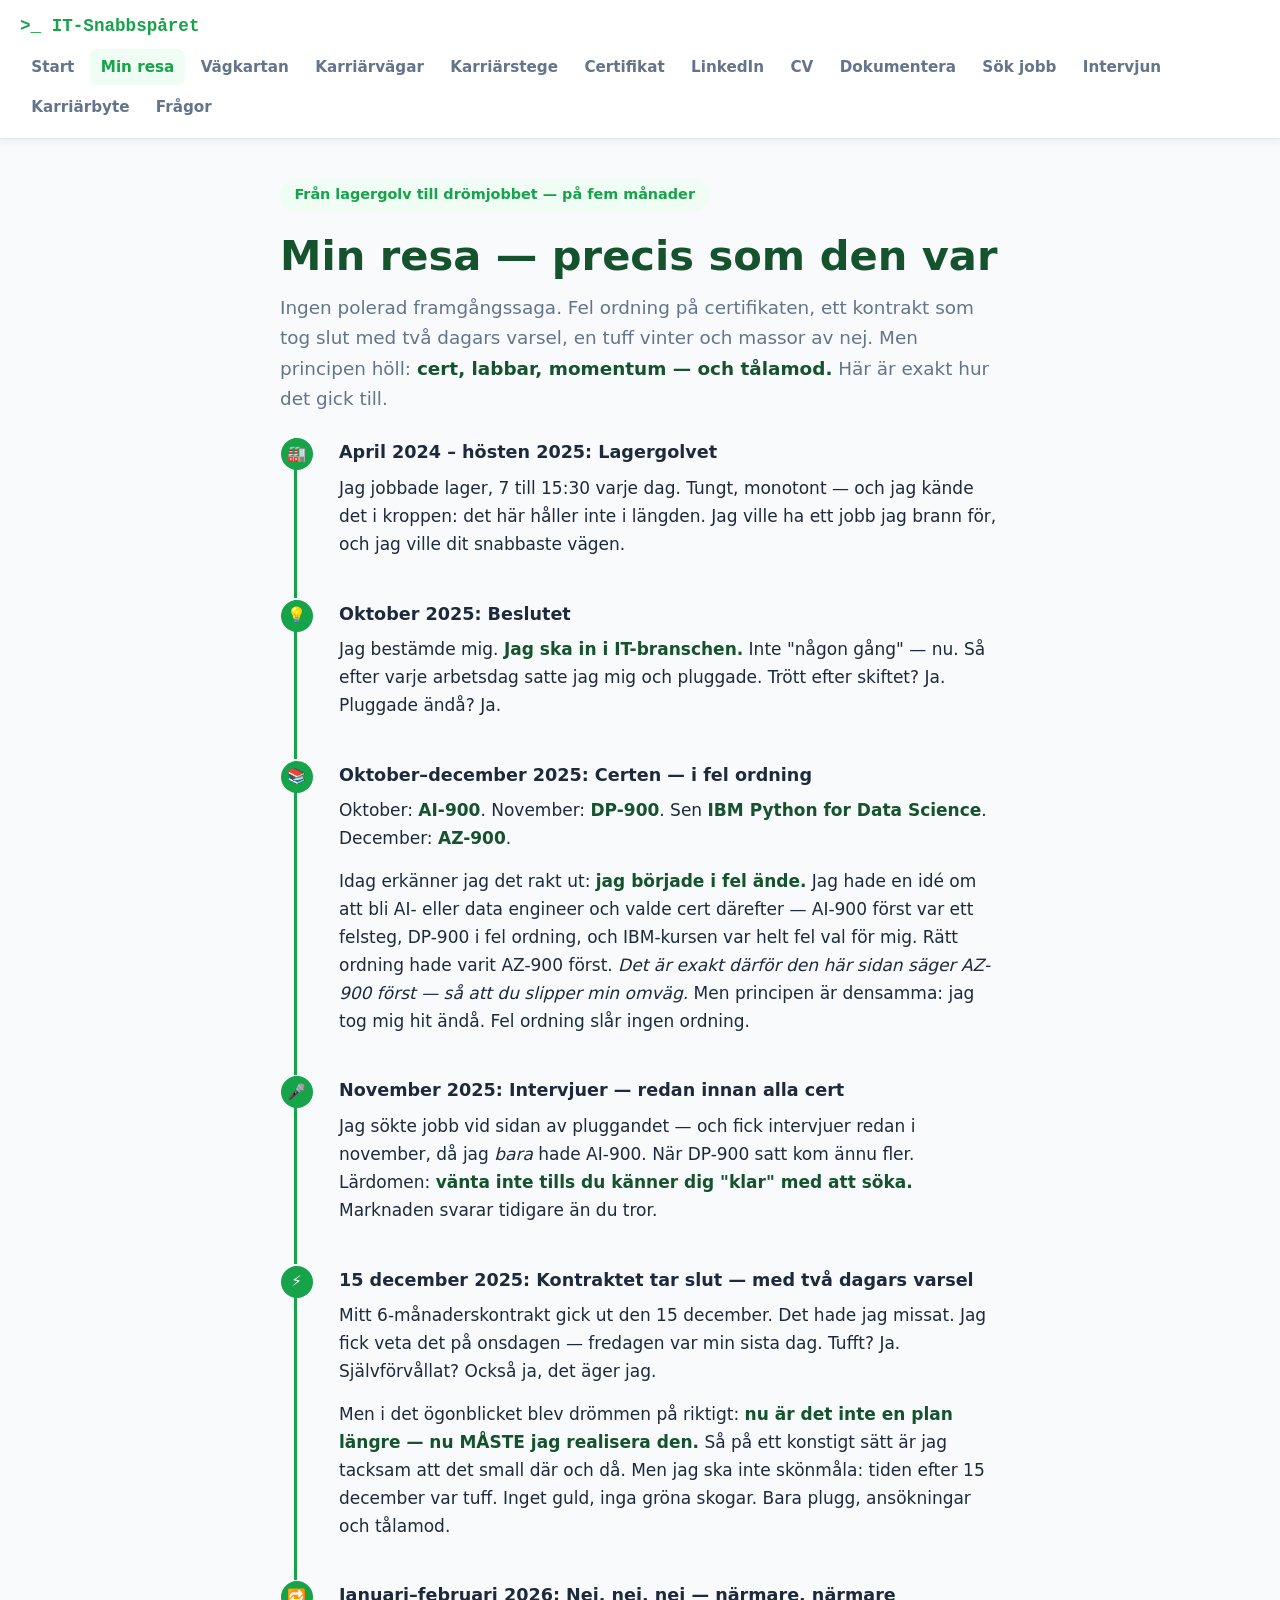
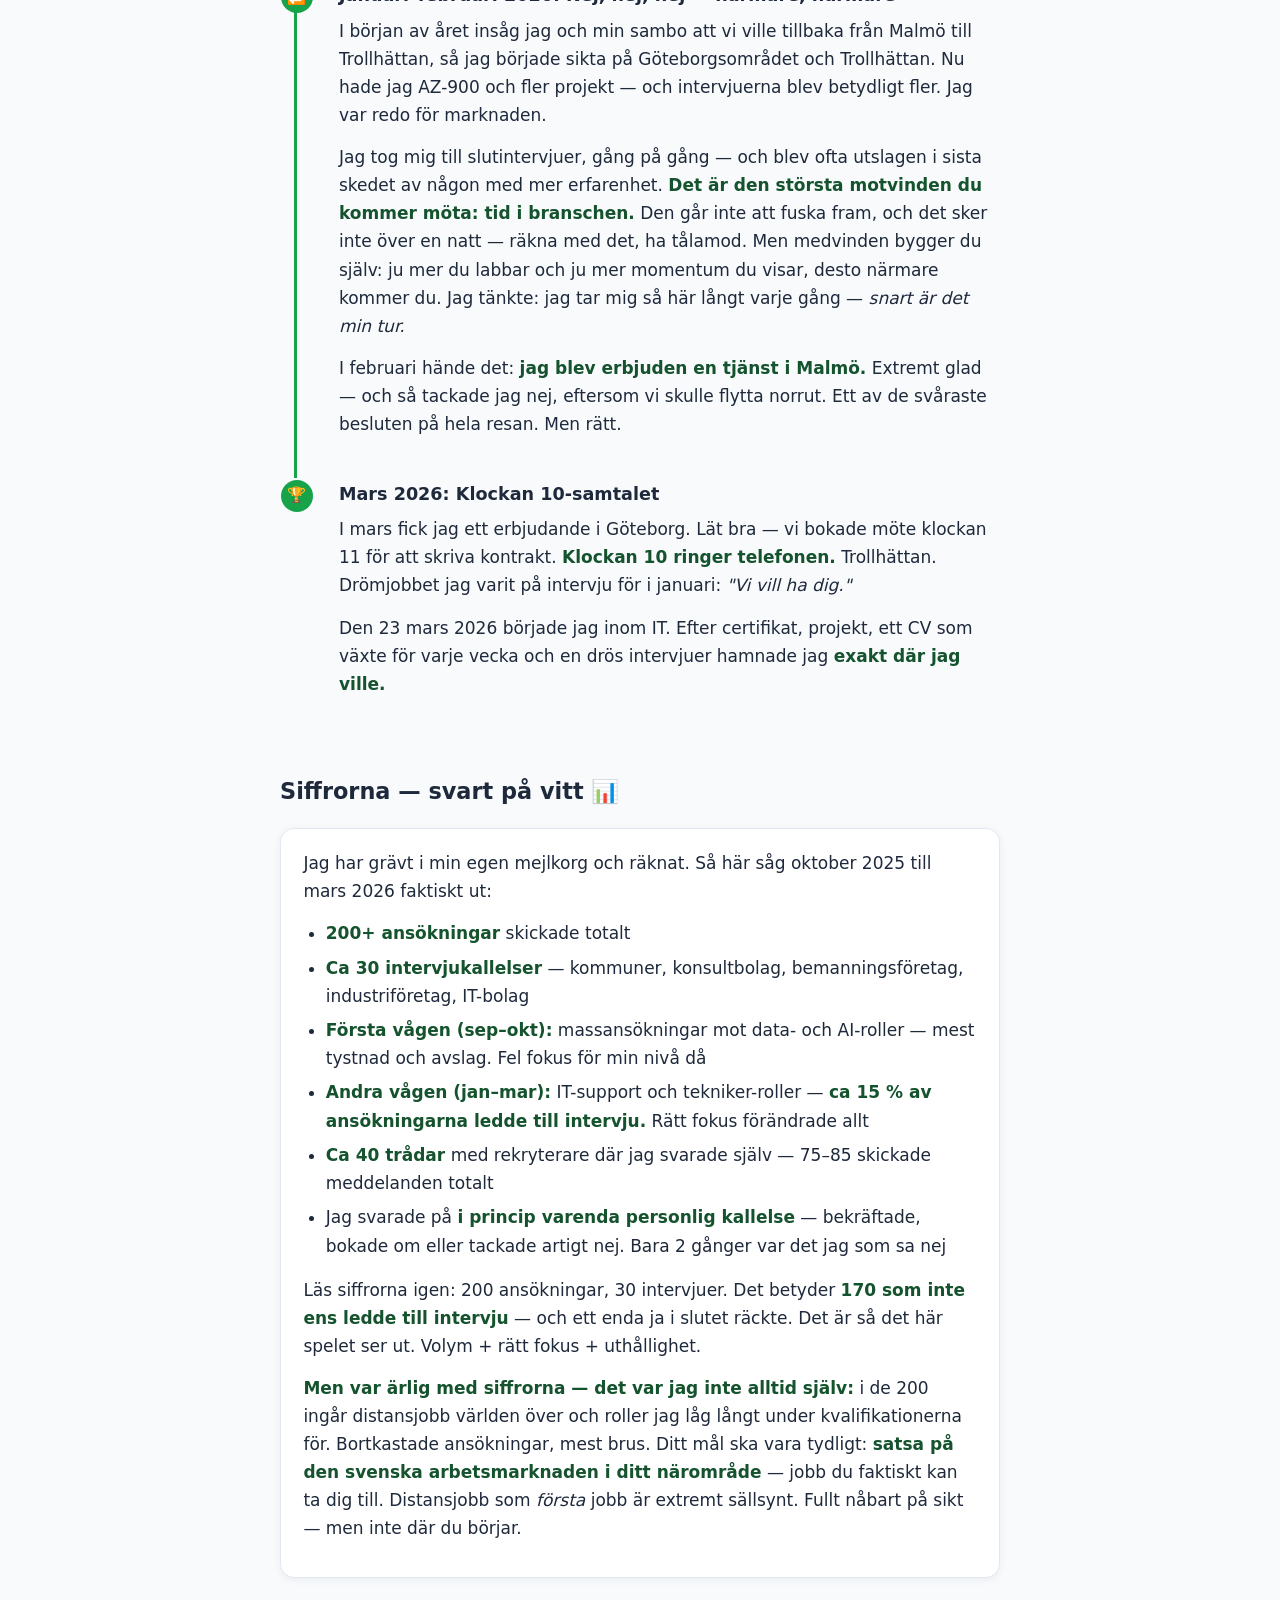
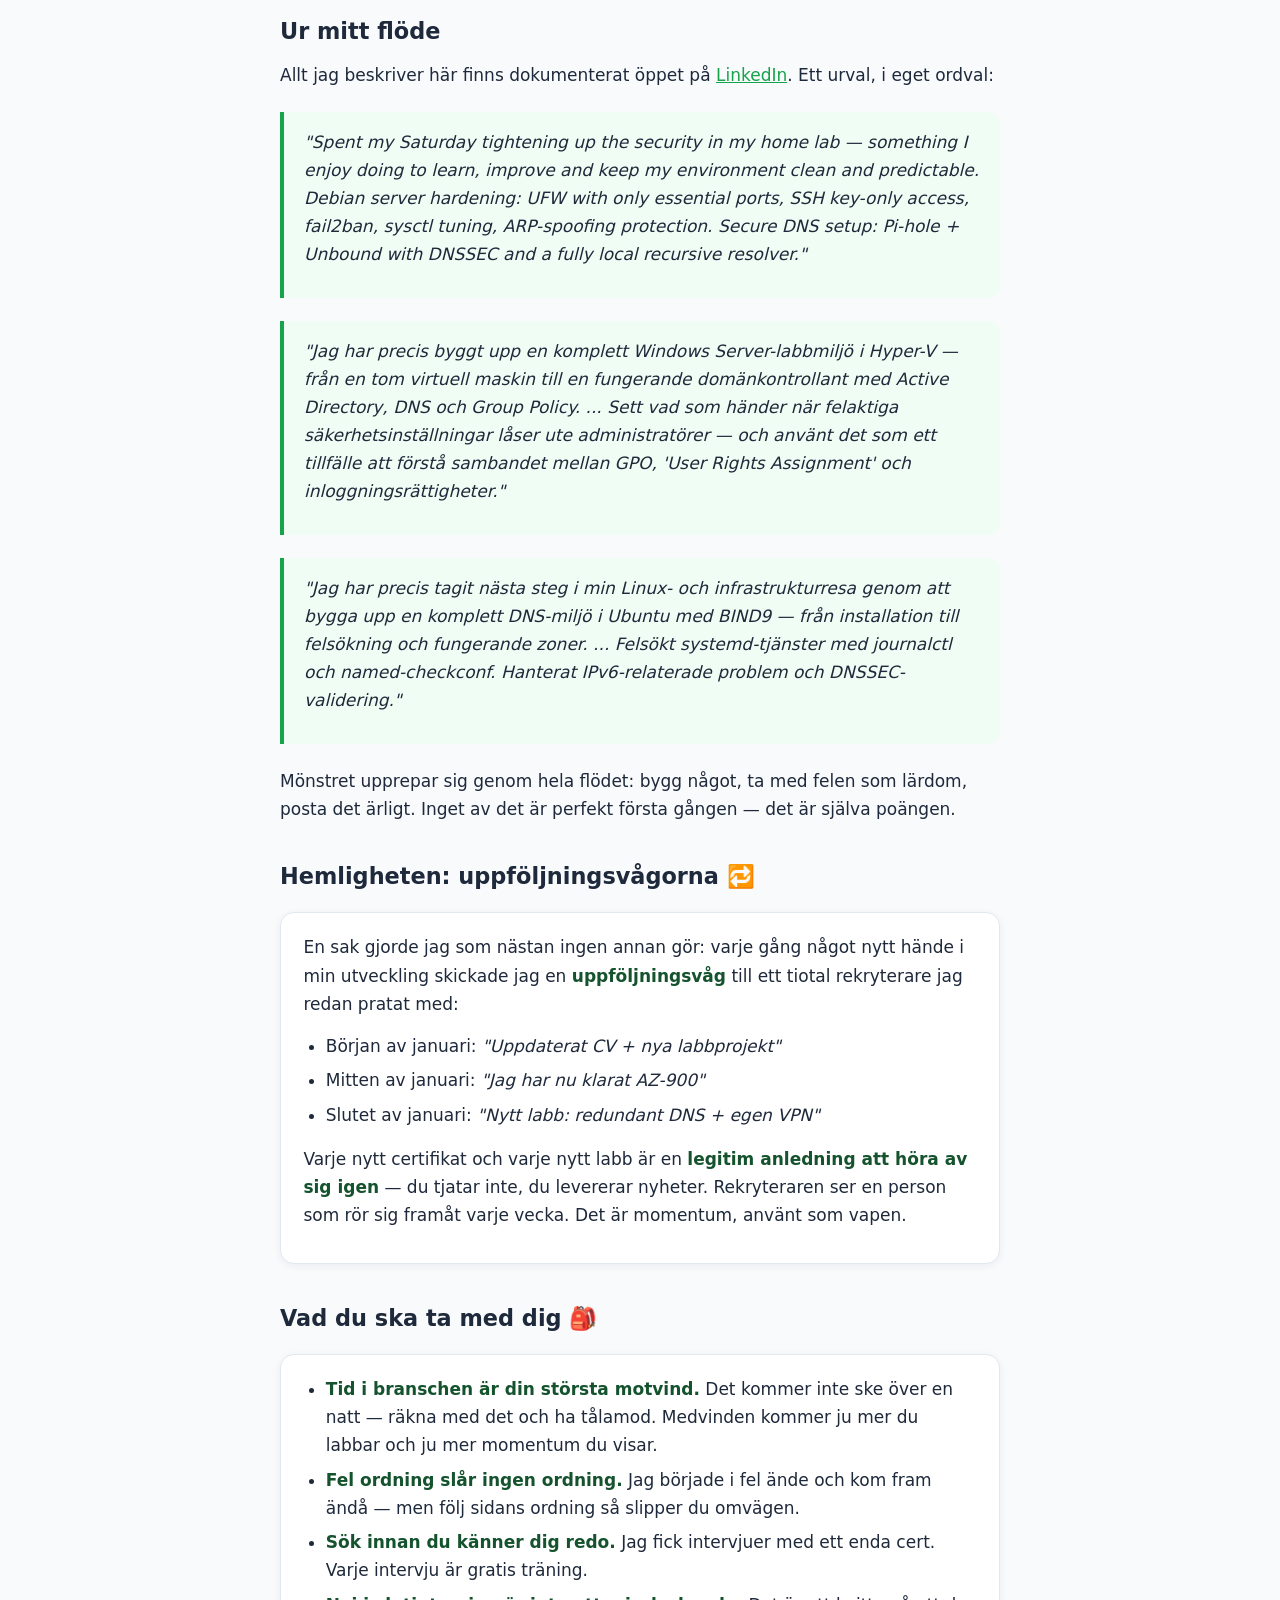
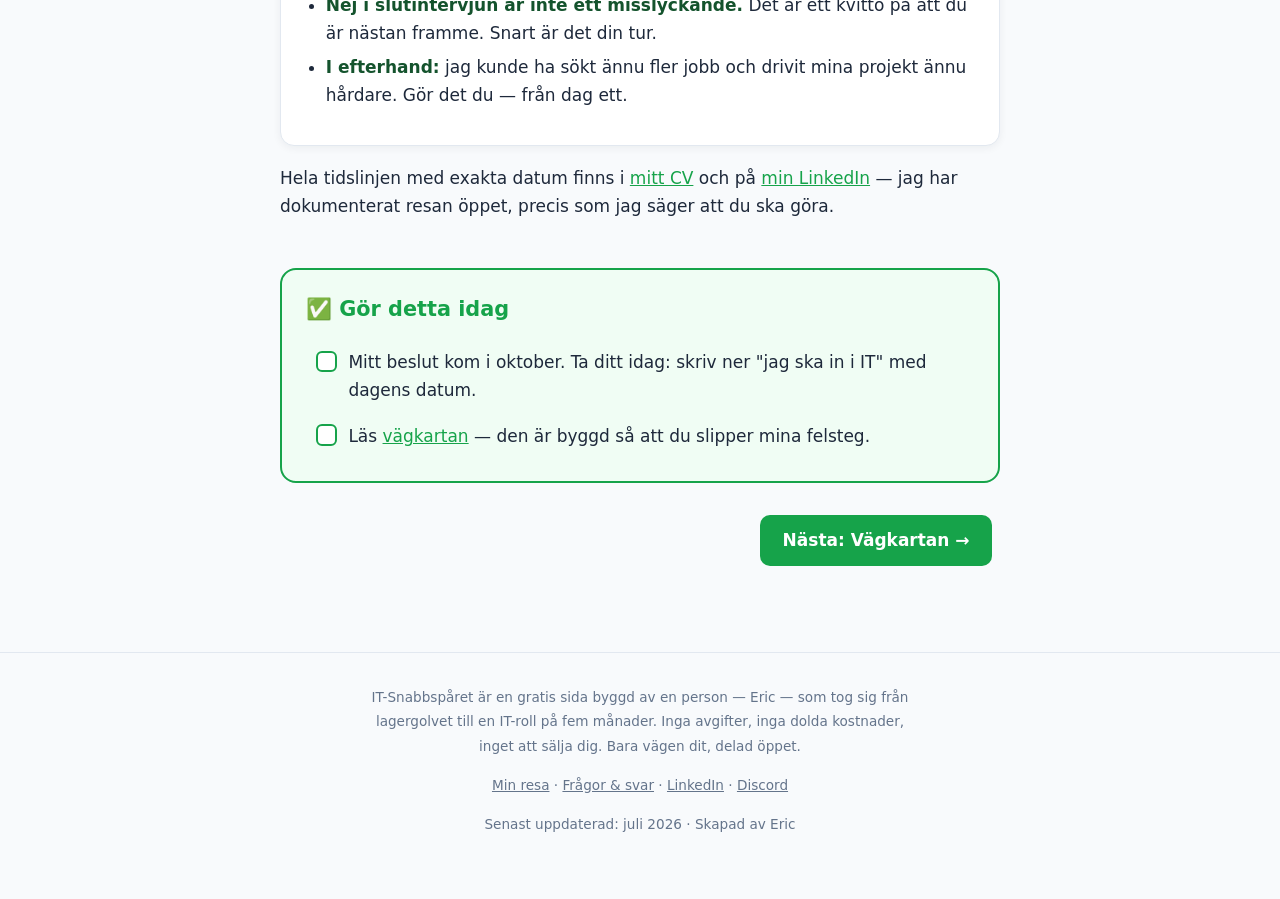
<file: minresa.html>
<!DOCTYPE html>
<html lang="sv">
<head>
  <meta charset="UTF-8">
  <meta name="viewport" content="width=device-width, initial-scale=1.0">
  <title>Min resa — IT-Snabbspåret</title>
  <meta name="description" content="Från lagergolvet till en IT-roll på fem månader — Erics resa, med riktiga siffror: 200+ ansökningar, 30 intervjuer, ett jobberbjudande.">
  <link rel="canonical" href="https://trafo1.github.io/it-snabbsparet/minresa.html">
  <link rel="stylesheet" href="style.css">
  <link rel="icon" type="image/svg+xml" href="favicon.svg">
  <meta property="og:title" content="Min resa — IT-Snabbspåret">
  <meta property="og:description" content="Från lagergolvet till en IT-roll på fem månader — hela historien, med riktiga siffror.">
  <meta property="og:type" content="website">
  <meta property="og:url" content="https://trafo1.github.io/it-snabbsparet/minresa.html">
  <meta name="theme-color" content="#16a34a">
</head>
<body>

<header class="nav">
  <a href="index.html" class="logo">&gt;_ IT-Snabbspåret</a>
  <button class="nav-toggle" aria-label="Öppna meny">☰</button>
  <nav>
    <a href="index.html">Start</a>
    <a href="minresa.html">Min resa</a>
    <a href="roadmap.html">Vägkartan</a>
    <a href="karriarvagar.html">Karriärvägar</a>
    <a href="karriarstege.html">Karriärstege</a>
    <a href="certifications.html">Certifikat</a>
    <a href="linkedin.html">LinkedIn</a>
    <a href="cv.html">CV</a>
    <a href="documentation.html">Dokumentera</a>
    <a href="jobsearch.html">Sök jobb</a>
    <a href="intervju.html">Intervjun</a>
    <a href="vuxna.html">Karriärbyte</a>
    <a href="fragor.html">Frågor</a>
  </nav>
</header>

<main>
  <span class="tagline">Från lagergolv till drömjobbet — på fem månader</span>
  <h1>Min resa — precis som den var</h1>
  <p class="lead">
    Ingen polerad framgångssaga. Fel ordning på certifikaten, ett kontrakt som tog slut med två dagars varsel,
    en tuff vinter och massor av nej. Men principen höll: <strong>cert, labbar, momentum — och tålamod.</strong>
    Här är exakt hur det gick till.
  </p>

  <div class="timeline">

    <div class="step">
      <div class="step-num">🏭</div>
      <h3>April 2024 – hösten 2025: Lagergolvet</h3>
      <p>
        Jag jobbade lager, 7 till 15:30 varje dag. Tungt, monotont — och jag kände det i kroppen: det här håller inte i längden.
        Jag ville ha ett jobb jag brann för, och jag ville dit snabbaste vägen.
      </p>
    </div>

    <div class="step">
      <div class="step-num">💡</div>
      <h3>Oktober 2025: Beslutet</h3>
      <p>
        Jag bestämde mig. <strong>Jag ska in i IT-branschen.</strong> Inte "någon gång" — nu.
        Så efter varje arbetsdag satte jag mig och pluggade. Trött efter skiftet? Ja. Pluggade ändå? Ja.
      </p>
    </div>

    <div class="step">
      <div class="step-num">📚</div>
      <h3>Oktober–december 2025: Certen — i fel ordning</h3>
      <p>
        Oktober: <strong>AI-900</strong>. November: <strong>DP-900</strong>. Sen <strong>IBM Python for Data Science</strong>.
        December: <strong>AZ-900</strong>.
      </p>
      <p>
        Idag erkänner jag det rakt ut: <strong>jag började i fel ände.</strong> Jag hade en idé om att bli AI- eller data engineer
        och valde cert därefter — AI-900 först var ett felsteg, DP-900 i fel ordning, och IBM-kursen var helt fel val för mig.
        Rätt ordning hade varit AZ-900 först. <em>Det är exakt därför den här sidan säger AZ-900 först — så att du slipper min omväg.</em>
        Men principen är densamma: jag tog mig hit ändå. Fel ordning slår ingen ordning.
      </p>
    </div>

    <div class="step">
      <div class="step-num">🎤</div>
      <h3>November 2025: Intervjuer — redan innan alla cert</h3>
      <p>
        Jag sökte jobb vid sidan av pluggandet — och fick intervjuer redan i november, då jag <em>bara</em> hade AI-900.
        När DP-900 satt kom ännu fler. Lärdomen: <strong>vänta inte tills du känner dig "klar" med att söka.</strong>
        Marknaden svarar tidigare än du tror.
      </p>
    </div>

    <div class="step">
      <div class="step-num">⚡</div>
      <h3>15 december 2025: Kontraktet tar slut — med två dagars varsel</h3>
      <p>
        Mitt 6-månaderskontrakt gick ut den 15 december. Det hade jag missat. Jag fick veta det på onsdagen —
        fredagen var min sista dag. Tufft? Ja. Självförvållat? Också ja, det äger jag.
      </p>
      <p>
        Men i det ögonblicket blev drömmen på riktigt: <strong>nu är det inte en plan längre — nu MÅSTE jag realisera den.</strong>
        Så på ett konstigt sätt är jag tacksam att det small där och då. Men jag ska inte skönmåla: tiden efter 15 december var tuff.
        Inget guld, inga gröna skogar. Bara plugg, ansökningar och tålamod.
      </p>
    </div>

    <div class="step">
      <div class="step-num">🔁</div>
      <h3>Januari–februari 2026: Nej, nej, nej — närmare, närmare</h3>
      <p>
        I början av året insåg jag och min sambo att vi ville tillbaka från Malmö till Trollhättan, så jag började sikta på
        Göteborgsområdet och Trollhättan. Nu hade jag AZ-900 och fler projekt — och intervjuerna blev betydligt fler. Jag var redo för marknaden.
      </p>
      <p>
        Jag tog mig till slutintervjuer, gång på gång — och blev ofta utslagen i sista skedet av någon med mer erfarenhet.
        <strong>Det är den största motvinden du kommer möta: tid i branschen.</strong> Den går inte att fuska fram, och det sker inte över en natt —
        räkna med det, ha tålamod. Men medvinden bygger du själv: ju mer du labbar och ju mer momentum du visar, desto närmare kommer du.
        Jag tänkte: jag tar mig så här långt varje gång — <em>snart är det min tur.</em>
      </p>
      <p>
        I februari hände det: <strong>jag blev erbjuden en tjänst i Malmö.</strong> Extremt glad — och så tackade jag nej,
        eftersom vi skulle flytta norrut. Ett av de svåraste besluten på hela resan. Men rätt.
      </p>
    </div>

    <div class="step">
      <div class="step-num">🏆</div>
      <h3>Mars 2026: Klockan 10-samtalet</h3>
      <p>
        I mars fick jag ett erbjudande i Göteborg. Lät bra — vi bokade möte klockan 11 för att skriva kontrakt.
        <strong>Klockan 10 ringer telefonen.</strong> Trollhättan. Drömjobbet jag varit på intervju för i januari: <em>"Vi vill ha dig."</em>
      </p>
      <p>
        Den 23 mars 2026 började jag inom IT. Efter certifikat, projekt, ett CV som växte för varje vecka och en drös intervjuer
        hamnade jag <strong>exakt där jag ville.</strong>
      </p>
    </div>

  </div>

  <h2 id="resultat">Siffrorna — svart på vitt 📊</h2>
  <div class="card">
    <p>Jag har grävt i min egen mejlkorg och räknat. Så här såg oktober 2025 till mars 2026 faktiskt ut:</p>
    <ul>
      <li><strong>200+ ansökningar</strong> skickade totalt</li>
      <li><strong>Ca 30 intervjukallelser</strong> — kommuner, konsultbolag, bemanningsföretag, industriföretag, IT-bolag</li>
      <li><strong>Första vågen (sep–okt):</strong> massansökningar mot data- och AI-roller — mest tystnad och avslag. Fel fokus för min nivå då</li>
      <li><strong>Andra vågen (jan–mar):</strong> IT-support och tekniker-roller — <strong>ca 15 % av ansökningarna ledde till intervju.</strong> Rätt fokus förändrade allt</li>
      <li><strong>Ca 40 trådar</strong> med rekryterare där jag svarade själv — 75–85 skickade meddelanden totalt</li>
      <li>Jag svarade på <strong>i princip varenda personlig kallelse</strong> — bekräftade, bokade om eller tackade artigt nej. Bara 2 gånger var det jag som sa nej</li>
    </ul>
    <p>
      Läs siffrorna igen: 200 ansökningar, 30 intervjuer. Det betyder <strong>170 som inte ens ledde till intervju</strong> —
      och ett enda ja i slutet räckte. Det är så det här spelet ser ut. Volym + rätt fokus + uthållighet.
    </p>
    <p>
      <strong>Men var ärlig med siffrorna — det var jag inte alltid själv:</strong> i de 200 ingår distansjobb världen över
      och roller jag låg långt under kvalifikationerna för. Bortkastade ansökningar, mest brus. Ditt mål ska vara tydligt:
      <strong>satsa på den svenska arbetsmarknaden i ditt närområde</strong> — jobb du faktiskt kan ta dig till.
      Distansjobb som <em>första</em> jobb är extremt sällsynt. Fullt nåbart på sikt — men inte där du börjar.
    </p>
  </div>

  <h2>Ur mitt flöde</h2>
  <p>
    Allt jag beskriver här finns dokumenterat öppet på
    <a href="https://www.linkedin.com/in/ericaugustsson/" target="_blank" rel="noopener">LinkedIn</a>. Ett urval, i eget ordval:
  </p>

  <div class="quote">
    <p>
      "Spent my Saturday tightening up the security in my home lab — something I enjoy doing to learn,
      improve and keep my environment clean and predictable. Debian server hardening: UFW with only
      essential ports, SSH key-only access, fail2ban, sysctl tuning, ARP-spoofing protection. Secure DNS
      setup: Pi-hole + Unbound with DNSSEC and a fully local recursive resolver."
    </p>
  </div>

  <div class="quote">
    <p>
      "Jag har precis byggt upp en komplett Windows Server-labbmiljö i Hyper-V — från en tom virtuell
      maskin till en fungerande domänkontrollant med Active Directory, DNS och Group Policy. ... Sett vad
      som händer när felaktiga säkerhetsinställningar låser ute administratörer — och använt det som ett
      tillfälle att förstå sambandet mellan GPO, 'User Rights Assignment' och inloggningsrättigheter."
    </p>
  </div>

  <div class="quote">
    <p>
      "Jag har precis tagit nästa steg i min Linux- och infrastrukturresa genom att bygga upp en komplett
      DNS-miljö i Ubuntu med BIND9 — från installation till felsökning och fungerande zoner. ... Felsökt
      systemd-tjänster med journalctl och named-checkconf. Hanterat IPv6-relaterade problem och
      DNSSEC-validering."
    </p>
  </div>

  <p>
    Mönstret upprepar sig genom hela flödet: bygg något, ta med felen som lärdom, posta det ärligt.
    Inget av det är perfekt första gången — det är själva poängen.
  </p>

  <h2>Hemligheten: uppföljningsvågorna 🔁</h2>
  <div class="card">
    <p>
      En sak gjorde jag som nästan ingen annan gör: varje gång något nytt hände i min utveckling skickade jag en
      <strong>uppföljningsvåg</strong> till ett tiotal rekryterare jag redan pratat med:
    </p>
    <ul>
      <li>Början av januari: <em>"Uppdaterat CV + nya labbprojekt"</em></li>
      <li>Mitten av januari: <em>"Jag har nu klarat AZ-900"</em></li>
      <li>Slutet av januari: <em>"Nytt labb: redundant DNS + egen VPN"</em></li>
    </ul>
    <p>
      Varje nytt certifikat och varje nytt labb är en <strong>legitim anledning att höra av sig igen</strong> — du tjatar inte,
      du levererar nyheter. Rekryteraren ser en person som rör sig framåt varje vecka. Det är momentum, använt som vapen.
    </p>
  </div>

  <h2>Vad du ska ta med dig 🎒</h2>
  <div class="card">
    <ul>
      <li><strong>Tid i branschen är din största motvind.</strong> Det kommer inte ske över en natt — räkna med det och ha tålamod. Medvinden kommer ju mer du labbar och ju mer momentum du visar.</li>
      <li><strong>Fel ordning slår ingen ordning.</strong> Jag började i fel ände och kom fram ändå — men följ sidans ordning så slipper du omvägen.</li>
      <li><strong>Sök innan du känner dig redo.</strong> Jag fick intervjuer med ett enda cert. Varje intervju är gratis träning.</li>
      <li><strong>Nej i slutintervjun är inte ett misslyckande.</strong> Det är ett kvitto på att du är nästan framme. Snart är det din tur.</li>
      <li><strong>I efterhand:</strong> jag kunde ha sökt ännu fler jobb och drivit mina projekt ännu hårdare. Gör det du — från dag ett.</li>
    </ul>
  </div>

  <p>
    Hela tidslinjen med exakta datum finns i <a href="cv.html">mitt CV</a> och på
    <a href="https://www.linkedin.com/in/ericaugustsson/" target="_blank" rel="noopener">min LinkedIn</a> — jag har dokumenterat resan öppet, precis som jag säger att du ska göra.
  </p>

  <div class="today">
    <h2>✅ Gör detta idag</h2>
    <div class="check-item" data-key="dittbeslut">
      <span class="box"></span>
      <span class="txt">Mitt beslut kom i oktober. Ta ditt idag: skriv ner "jag ska in i IT" med dagens datum.</span>
    </div>
    <div class="check-item" data-key="lasvagkartan">
      <span class="box"></span>
      <span class="txt">Läs <a href="roadmap.html">vägkartan</a> — den är byggd så att du slipper mina felsteg.</span>
    </div>
  </div>

  <p class="next"><a href="roadmap.html" class="btn">Nästa: Vägkartan →</a></p>
</main>

<footer>
  <p class="footer-about">
    IT-Snabbspåret är en gratis sida byggd av en person — Eric — som tog sig från lagergolvet till en IT-roll på fem månader.
    Inga avgifter, inga dolda kostnader, inget att sälja dig. Bara vägen dit, delad öppet.
  </p>
  <p>
    <a href="minresa.html">Min resa</a> · <a href="fragor.html">Frågor &amp; svar</a> ·
    <a href="https://www.linkedin.com/in/ericaugustsson/" target="_blank" rel="noopener">LinkedIn</a> ·
    <a href="https://discord.gg/HWkjbstgh" target="_blank" rel="noopener">Discord</a>
  </p>
  <p>Senast uppdaterad: juli 2026 · Skapad av Eric</p>
</footer>

<script src="script.js"></script>
</body>
</html>
</file>
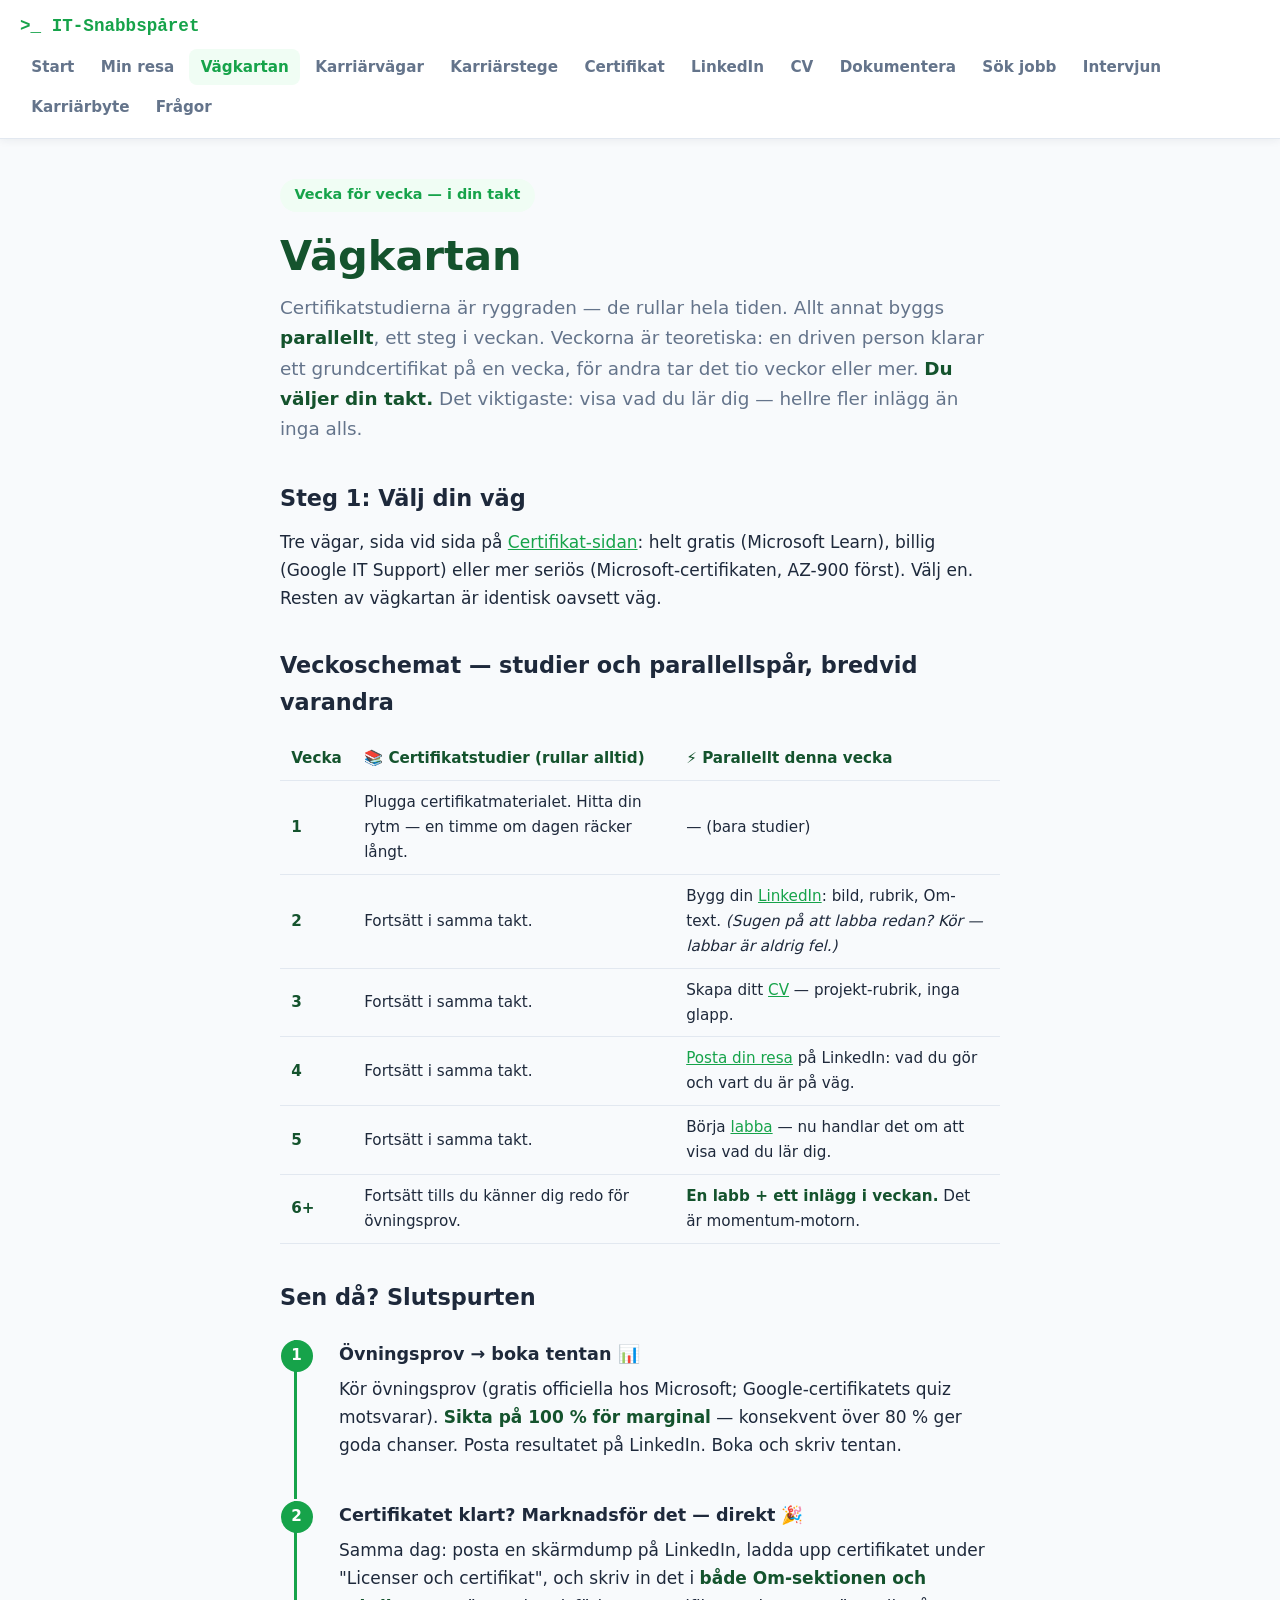
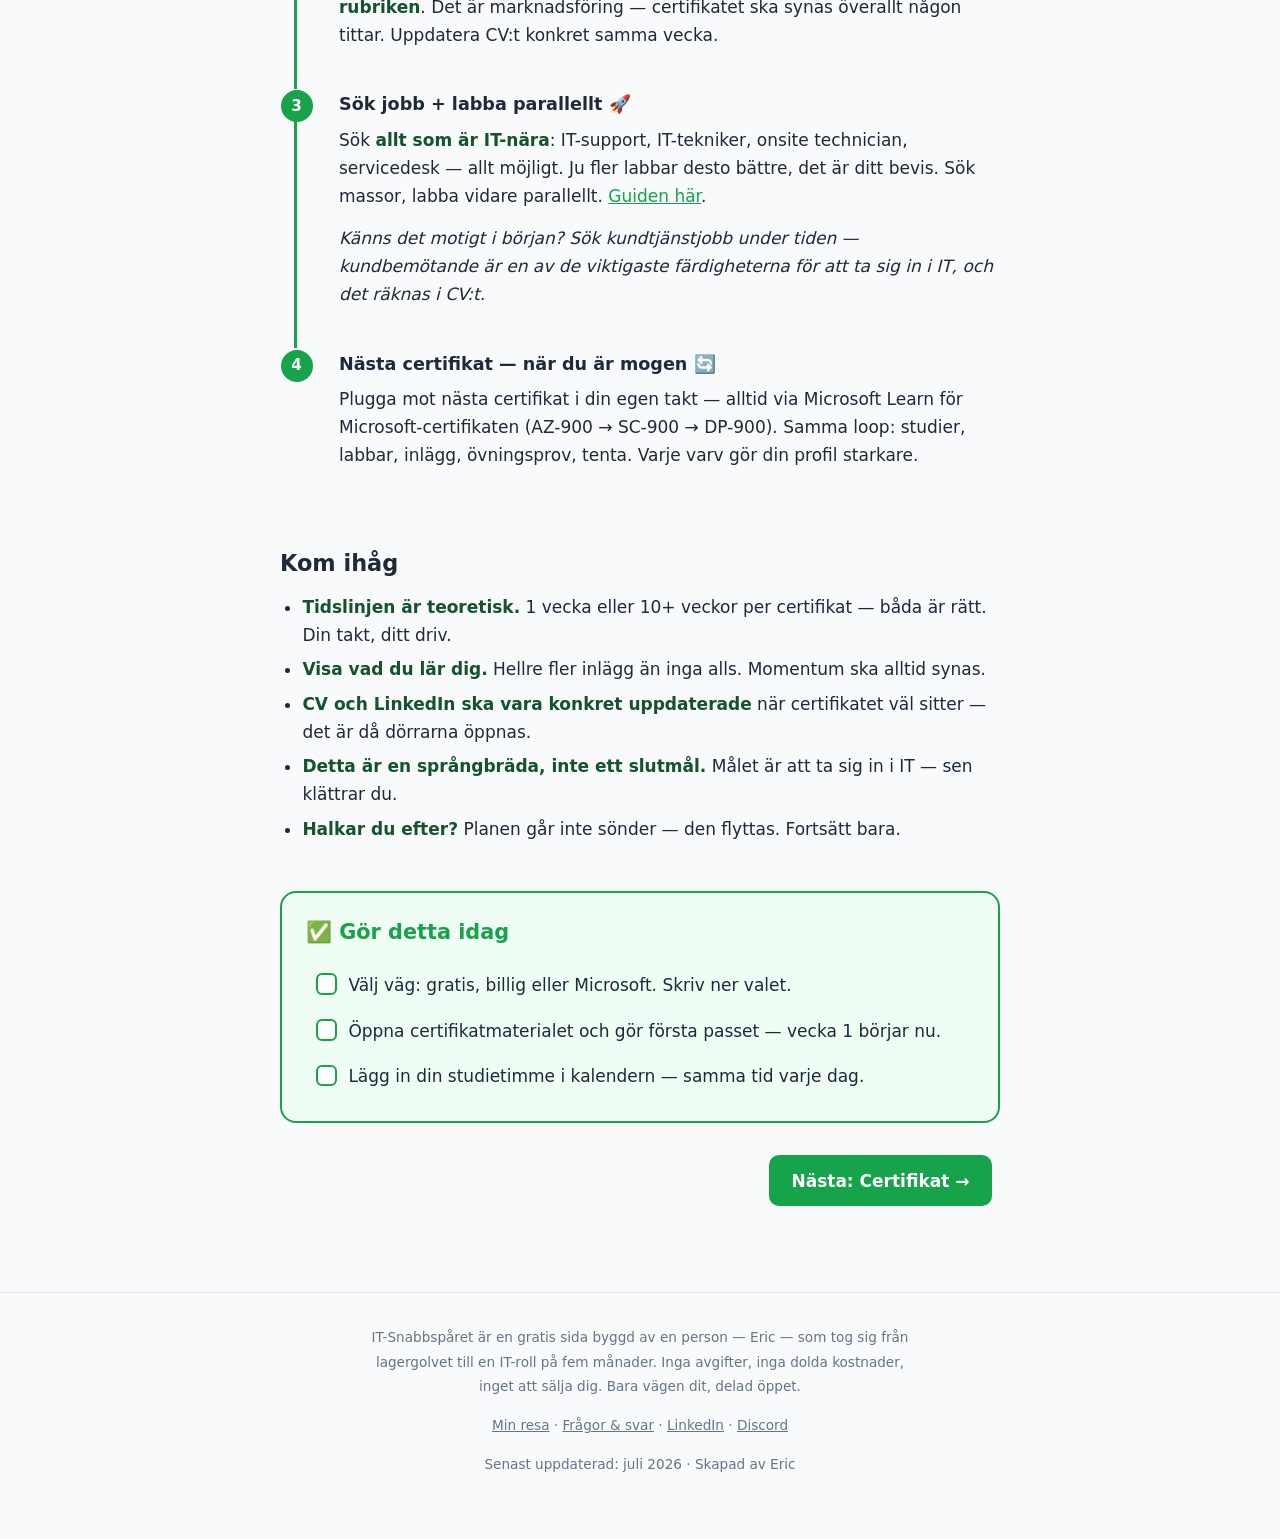
<file: roadmap.html>
<!DOCTYPE html>
<html lang="sv">
<head>
  <meta charset="UTF-8">
  <meta name="viewport" content="width=device-width, initial-scale=1.0">
  <title>Vägkartan — IT-Snabbspåret</title>
  <meta name="description" content="Steg för steg in i IT: certifikat, LinkedIn, CV, labbar och jobbsökning — vecka för vecka, i din egen takt.">
  <link rel="canonical" href="https://trafo1.github.io/it-snabbsparet/roadmap.html">
  <link rel="stylesheet" href="style.css">
  <link rel="icon" type="image/svg+xml" href="favicon.svg">
  <meta property="og:title" content="Vägkartan — IT-Snabbspåret">
  <meta property="og:description" content="Steg för steg in i IT: certifikat, LinkedIn, CV, labbar och jobbsökning — vecka för vecka.">
  <meta property="og:type" content="website">
  <meta property="og:url" content="https://trafo1.github.io/it-snabbsparet/roadmap.html">
  <meta name="theme-color" content="#16a34a">
</head>
<body>

<header class="nav">
  <a href="index.html" class="logo">&gt;_ IT-Snabbspåret</a>
  <button class="nav-toggle" aria-label="Öppna meny">☰</button>
  <nav>
    <a href="index.html">Start</a>
    <a href="minresa.html">Min resa</a>
    <a href="roadmap.html">Vägkartan</a>
    <a href="karriarvagar.html">Karriärvägar</a>
    <a href="karriarstege.html">Karriärstege</a>
    <a href="certifications.html">Certifikat</a>
    <a href="linkedin.html">LinkedIn</a>
    <a href="cv.html">CV</a>
    <a href="documentation.html">Dokumentera</a>
    <a href="jobsearch.html">Sök jobb</a>
    <a href="intervju.html">Intervjun</a>
    <a href="vuxna.html">Karriärbyte</a>
    <a href="fragor.html">Frågor</a>
  </nav>
</header>

<main>
  <span class="tagline">Vecka för vecka — i din takt</span>
  <h1>Vägkartan</h1>
  <p class="lead">
    Certifikatstudierna är ryggraden — de rullar hela tiden. Allt annat byggs <strong>parallellt</strong>, ett steg i veckan.
    Veckorna är teoretiska: en driven person klarar ett grundcertifikat på en vecka, för andra tar det tio veckor eller mer.
    <strong>Du väljer din takt.</strong> Det viktigaste: visa vad du lär dig — hellre fler inlägg än inga alls.
  </p>

  <h2>Steg 1: Välj din väg</h2>
  <p>Tre vägar, sida vid sida på <a href="certifications.html">Certifikat-sidan</a>: helt gratis (Microsoft Learn), billig (Google IT Support) eller mer seriös (Microsoft-certifikaten, AZ-900 först). Välj en. Resten av vägkartan är identisk oavsett väg.</p>

  <h2>Veckoschemat — studier och parallellspår, bredvid varandra</h2>

  <table>
    <tr>
      <th>Vecka</th>
      <th>📚 Certifikatstudier (rullar alltid)</th>
      <th>⚡ Parallellt denna vecka</th>
    </tr>
    <tr>
      <td><strong>1</strong></td>
      <td>Plugga certifikatmaterialet. Hitta din rytm — en timme om dagen räcker långt.</td>
      <td>— (bara studier)</td>
    </tr>
    <tr>
      <td><strong>2</strong></td>
      <td>Fortsätt i samma takt.</td>
      <td>Bygg din <a href="linkedin.html">LinkedIn</a>: bild, rubrik, Om-text. <em>(Sugen på att labba redan? Kör — labbar är aldrig fel.)</em></td>
    </tr>
    <tr>
      <td><strong>3</strong></td>
      <td>Fortsätt i samma takt.</td>
      <td>Skapa ditt <a href="cv.html">CV</a> — projekt-rubrik, inga glapp.</td>
    </tr>
    <tr>
      <td><strong>4</strong></td>
      <td>Fortsätt i samma takt.</td>
      <td><a href="documentation.html">Posta din resa</a> på LinkedIn: vad du gör och vart du är på väg.</td>
    </tr>
    <tr>
      <td><strong>5</strong></td>
      <td>Fortsätt i samma takt.</td>
      <td>Börja <a href="documentation.html">labba</a> — nu handlar det om att visa vad du lär dig.</td>
    </tr>
    <tr>
      <td><strong>6+</strong></td>
      <td>Fortsätt tills du känner dig redo för övningsprov.</td>
      <td><strong>En labb + ett inlägg i veckan.</strong> Det är momentum-motorn.</td>
    </tr>
  </table>

  <h2>Sen då? Slutspurten</h2>

  <div class="timeline">

    <div class="step">
      <div class="step-num">1</div>
      <h3>Övningsprov → boka tentan 📊</h3>
      <p>Kör övningsprov (gratis officiella hos Microsoft; Google-certifikatets quiz motsvarar). <strong>Sikta på 100 % för marginal</strong> — konsekvent över 80 % ger goda chanser. Posta resultatet på LinkedIn. Boka och skriv tentan.</p>
    </div>

    <div class="step">
      <div class="step-num">2</div>
      <h3>Certifikatet klart? Marknadsför det — direkt 🎉</h3>
      <p>Samma dag: posta en skärmdump på LinkedIn, ladda upp certifikatet under "Licenser och certifikat", och skriv in det i <strong>både Om-sektionen och rubriken</strong>. Det är marknadsföring — certifikatet ska synas överallt någon tittar. Uppdatera CV:t konkret samma vecka.</p>
    </div>

    <div class="step">
      <div class="step-num">3</div>
      <h3>Sök jobb + labba parallellt 🚀</h3>
      <p>Sök <strong>allt som är IT-nära</strong>: IT-support, IT-tekniker, onsite technician, servicedesk — allt möjligt. Ju fler labbar desto bättre, det är ditt bevis. Sök massor, labba vidare parallellt. <a href="jobsearch.html">Guiden här</a>.</p>
      <p><em>Känns det motigt i början? Sök kundtjänstjobb under tiden — kundbemötande är en av de viktigaste färdigheterna för att ta sig in i IT, och det räknas i CV:t.</em></p>
    </div>

    <div class="step">
      <div class="step-num">4</div>
      <h3>Nästa certifikat — när du är mogen 🔄</h3>
      <p>Plugga mot nästa certifikat i din egen takt — alltid via Microsoft Learn för Microsoft-certifikaten (AZ-900 → SC-900 → DP-900). Samma loop: studier, labbar, inlägg, övningsprov, tenta. Varje varv gör din profil starkare.</p>
    </div>

  </div>

  <h2>Kom ihåg</h2>
  <ul>
    <li><strong>Tidslinjen är teoretisk.</strong> 1 vecka eller 10+ veckor per certifikat — båda är rätt. Din takt, ditt driv.</li>
    <li><strong>Visa vad du lär dig.</strong> Hellre fler inlägg än inga alls. Momentum ska alltid synas.</li>
    <li><strong>CV och LinkedIn ska vara konkret uppdaterade</strong> när certifikatet väl sitter — det är då dörrarna öppnas.</li>
    <li><strong>Detta är en språngbräda, inte ett slutmål.</strong> Målet är att ta sig in i IT — sen klättrar du.</li>
    <li><strong>Halkar du efter?</strong> Planen går inte sönder — den flyttas. Fortsätt bara.</li>
  </ul>

  <div class="today">
    <h2>✅ Gör detta idag</h2>
    <div class="check-item" data-key="valjspar">
      <span class="box"></span>
      <span class="txt">Välj väg: gratis, billig eller Microsoft. Skriv ner valet.</span>
    </div>
    <div class="check-item" data-key="startastudier">
      <span class="box"></span>
      <span class="txt">Öppna certifikatmaterialet och gör första passet — vecka 1 börjar nu.</span>
    </div>
    <div class="check-item" data-key="kalender">
      <span class="box"></span>
      <span class="txt">Lägg in din studietimme i kalendern — samma tid varje dag.</span>
    </div>
  </div>

  <p class="next"><a href="certifications.html" class="btn">Nästa: Certifikat →</a></p>
</main>

<footer>
  <p class="footer-about">
    IT-Snabbspåret är en gratis sida byggd av en person — Eric — som tog sig från lagergolvet till en IT-roll på fem månader.
    Inga avgifter, inga dolda kostnader, inget att sälja dig. Bara vägen dit, delad öppet.
  </p>
  <p>
    <a href="minresa.html">Min resa</a> · <a href="fragor.html">Frågor &amp; svar</a> ·
    <a href="https://www.linkedin.com/in/ericaugustsson/" target="_blank" rel="noopener">LinkedIn</a> ·
    <a href="https://discord.gg/HWkjbstgh" target="_blank" rel="noopener">Discord</a>
  </p>
  <p>Senast uppdaterad: juli 2026 · Skapad av Eric</p>
</footer>

<script src="script.js"></script>
</body>
</html>
</file>
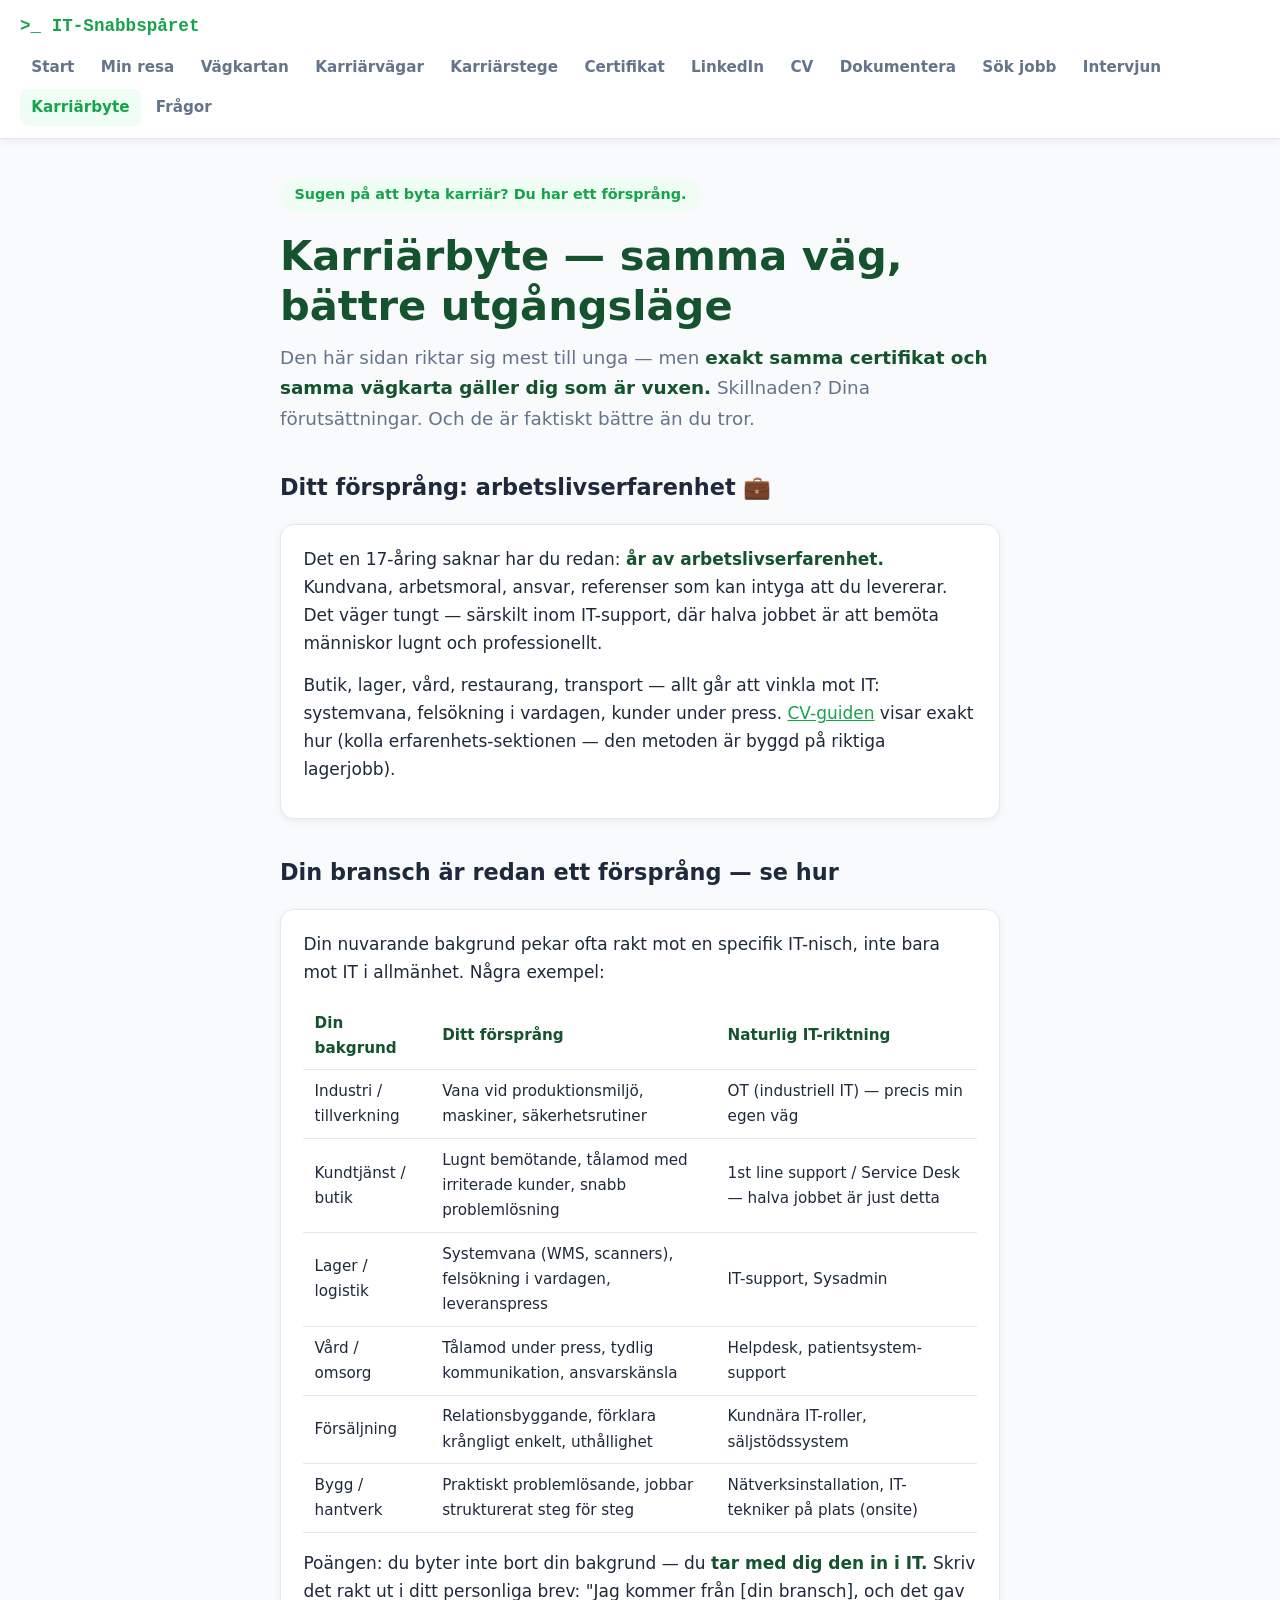
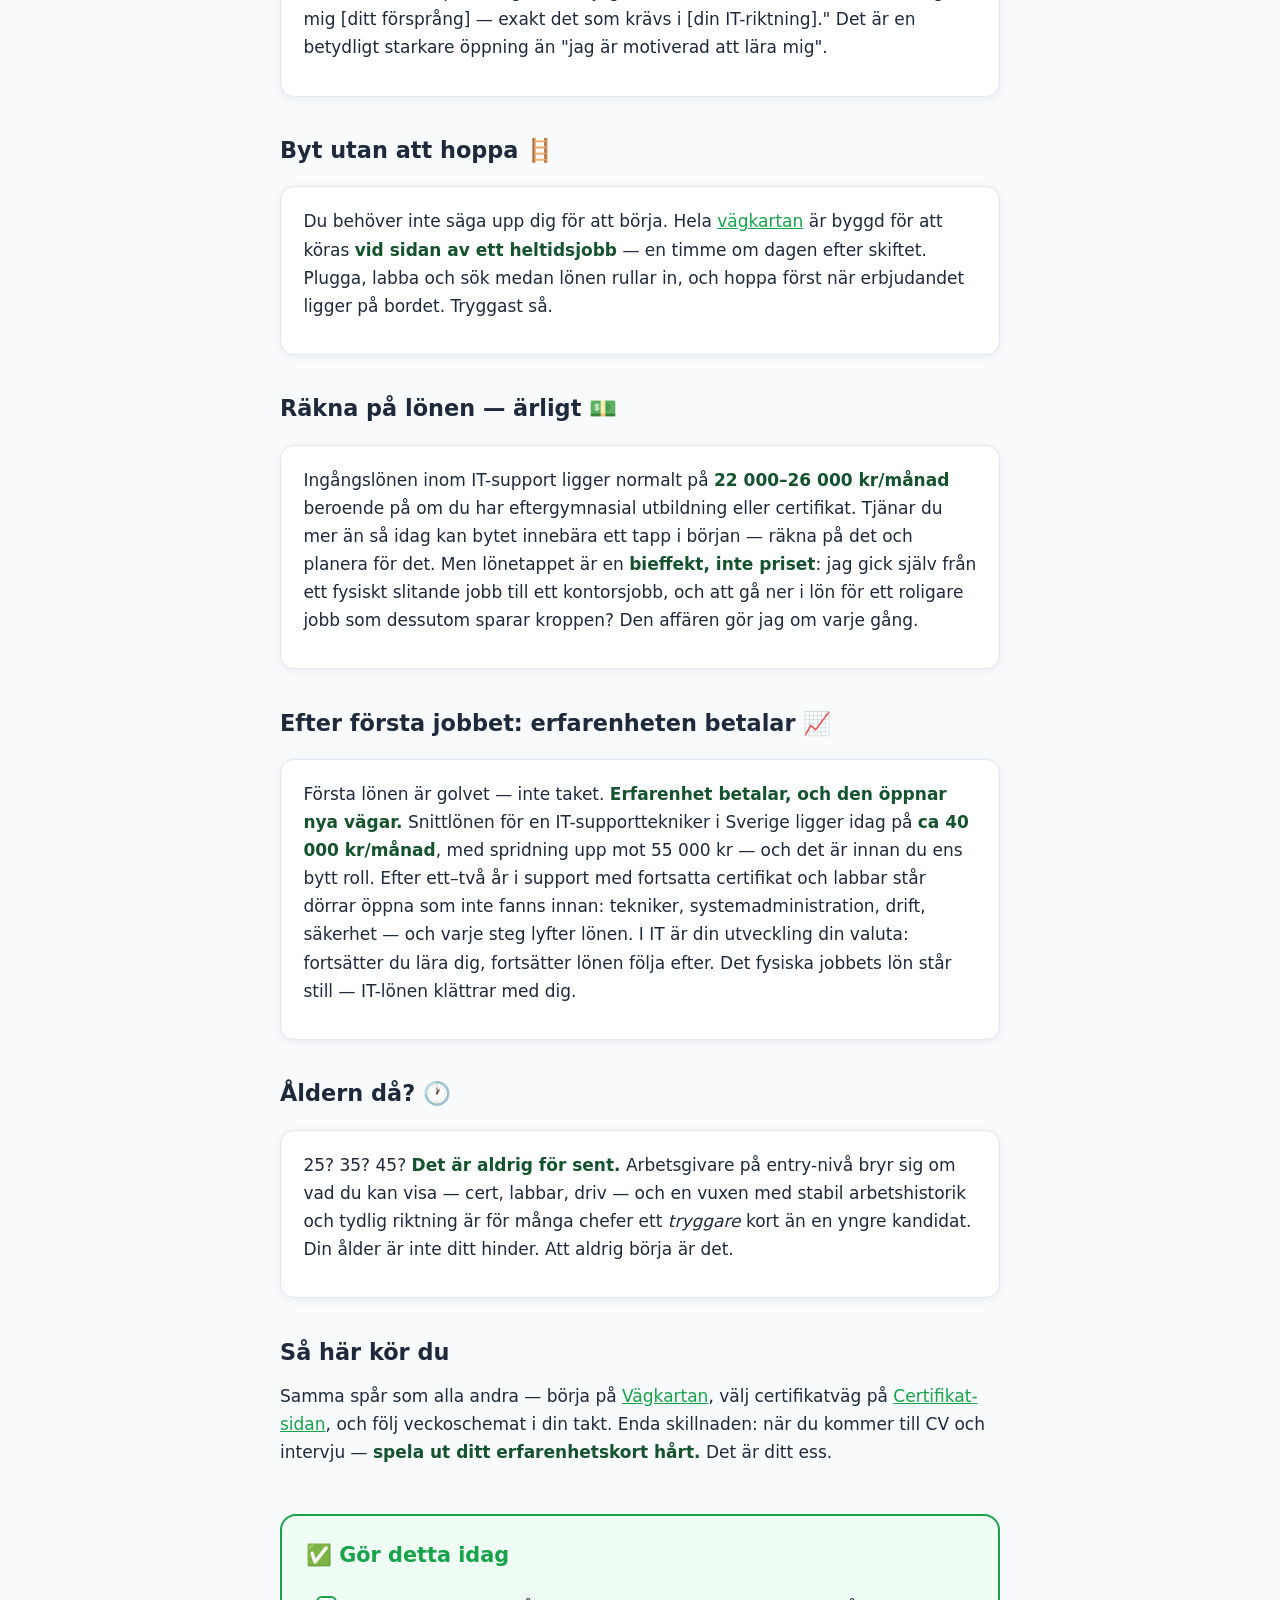
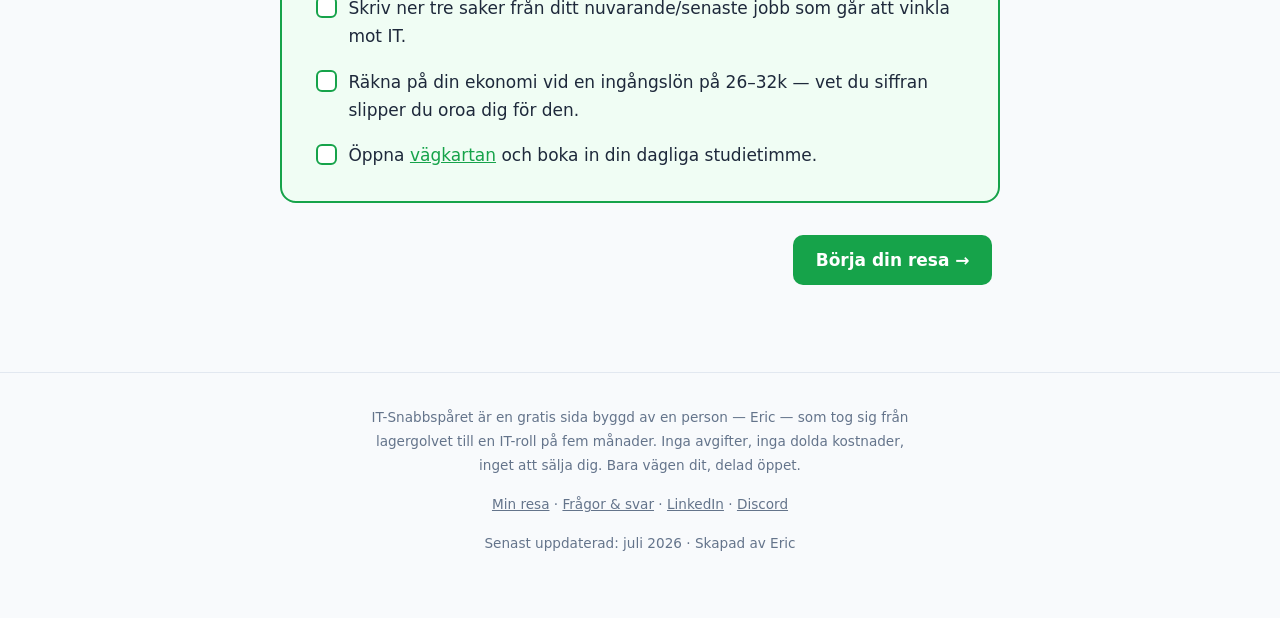
<file: vuxna.html>
<!DOCTYPE html>
<html lang="sv">
<head>
  <meta charset="UTF-8">
  <meta name="viewport" content="width=device-width, initial-scale=1.0">
  <title>Karriärbyte — IT-Snabbspåret</title>
  <meta name="description" content="Sugen på att byta karriär till IT? Samma väg som för unga, men med ditt försprång: arbetslivserfarenhet. Löneutveckling, tidsplan och tips.">
  <link rel="canonical" href="https://trafo1.github.io/it-snabbsparet/vuxna.html">
  <link rel="stylesheet" href="style.css">
  <link rel="icon" type="image/svg+xml" href="favicon.svg">
  <meta property="og:title" content="Karriärbyte — IT-Snabbspåret">
  <meta property="og:description" content="Sugen på att byta karriär till IT? Samma väg som för unga, med ditt försprång: arbetslivserfarenhet.">
  <meta property="og:type" content="website">
  <meta property="og:url" content="https://trafo1.github.io/it-snabbsparet/vuxna.html">
  <meta name="theme-color" content="#16a34a">
</head>
<body>

<header class="nav">
  <a href="index.html" class="logo">&gt;_ IT-Snabbspåret</a>
  <button class="nav-toggle" aria-label="Öppna meny">☰</button>
  <nav>
    <a href="index.html">Start</a>
    <a href="minresa.html">Min resa</a>
    <a href="roadmap.html">Vägkartan</a>
    <a href="karriarvagar.html">Karriärvägar</a>
    <a href="karriarstege.html">Karriärstege</a>
    <a href="certifications.html">Certifikat</a>
    <a href="linkedin.html">LinkedIn</a>
    <a href="cv.html">CV</a>
    <a href="documentation.html">Dokumentera</a>
    <a href="jobsearch.html">Sök jobb</a>
    <a href="intervju.html">Intervjun</a>
    <a href="vuxna.html">Karriärbyte</a>
    <a href="fragor.html">Frågor</a>
  </nav>
</header>

<main>
  <span class="tagline">Sugen på att byta karriär? Du har ett försprång.</span>
  <h1>Karriärbyte — samma väg, bättre utgångsläge</h1>
  <p class="lead">
    Den här sidan riktar sig mest till unga — men <strong>exakt samma certifikat och samma vägkarta gäller dig som är vuxen.</strong>
    Skillnaden? Dina förutsättningar. Och de är faktiskt bättre än du tror.
  </p>

  <h2>Ditt försprång: arbetslivserfarenhet 💼</h2>
  <div class="card">
    <p>
      Det en 17-åring saknar har du redan: <strong>år av arbetslivserfarenhet.</strong> Kundvana, arbetsmoral, ansvar,
      referenser som kan intyga att du levererar. Det väger tungt — särskilt inom IT-support, där halva jobbet är att
      bemöta människor lugnt och professionellt.
    </p>
    <p>
      Butik, lager, vård, restaurang, transport — allt går att vinkla mot IT: systemvana, felsökning i vardagen, kunder under press.
      <a href="cv.html">CV-guiden</a> visar exakt hur (kolla erfarenhets-sektionen — den metoden är byggd på riktiga lagerjobb).
    </p>
  </div>

  <h2>Din bransch är redan ett försprång — se hur</h2>
  <div class="card">
    <p>Din nuvarande bakgrund pekar ofta rakt mot en specifik IT-nisch, inte bara mot IT i allmänhet. Några exempel:</p>
    <table>
      <tr><th>Din bakgrund</th><th>Ditt försprång</th><th>Naturlig IT-riktning</th></tr>
      <tr><td>Industri / tillverkning</td><td>Vana vid produktionsmiljö, maskiner, säkerhetsrutiner</td><td>OT (industriell IT) — precis min egen väg</td></tr>
      <tr><td>Kundtjänst / butik</td><td>Lugnt bemötande, tålamod med irriterade kunder, snabb problemlösning</td><td>1st line support / Service Desk — halva jobbet är just detta</td></tr>
      <tr><td>Lager / logistik</td><td>Systemvana (WMS, scanners), felsökning i vardagen, leveranspress</td><td>IT-support, Sysadmin</td></tr>
      <tr><td>Vård / omsorg</td><td>Tålamod under press, tydlig kommunikation, ansvarskänsla</td><td>Helpdesk, patientsystem-support</td></tr>
      <tr><td>Försäljning</td><td>Relationsbyggande, förklara krångligt enkelt, uthållighet</td><td>Kundnära IT-roller, säljstödssystem</td></tr>
      <tr><td>Bygg / hantverk</td><td>Praktiskt problemlösande, jobbar strukturerat steg för steg</td><td>Nätverksinstallation, IT-tekniker på plats (onsite)</td></tr>
    </table>
    <p>
      Poängen: du byter inte bort din bakgrund — du <strong>tar med dig den in i IT.</strong> Skriv det rakt ut
      i ditt personliga brev: "Jag kommer från [din bransch], och det gav mig [ditt försprång] — exakt det som
      krävs i [din IT-riktning]." Det är en betydligt starkare öppning än "jag är motiverad att lära mig".
    </p>
  </div>

  <h2>Byt utan att hoppa 🪜</h2>
  <div class="card">
    <p>
      Du behöver inte säga upp dig för att börja. Hela <a href="roadmap.html">vägkartan</a> är byggd för att köras
      <strong>vid sidan av ett heltidsjobb</strong> — en timme om dagen efter skiftet. Plugga, labba och sök medan lönen rullar in,
      och hoppa först när erbjudandet ligger på bordet. Tryggast så.
    </p>
  </div>

  <h2>Räkna på lönen — ärligt 💵</h2>
  <div class="card">
    <p>
      Ingångslönen inom IT-support ligger normalt på <strong>22 000–26 000 kr/månad</strong> beroende på om du har
      eftergymnasial utbildning eller certifikat. Tjänar du mer än så idag kan bytet innebära ett tapp i början —
      räkna på det och planera för det. Men lönetappet är en <strong>bieffekt, inte priset</strong>:
      jag gick själv från ett fysiskt slitande jobb till ett kontorsjobb, och att gå ner i lön för ett roligare jobb
      som dessutom sparar kroppen? Den affären gör jag om varje gång.
    </p>
  </div>

  <h2>Efter första jobbet: erfarenheten betalar 📈</h2>
  <div class="card">
    <p>
      Första lönen är golvet — inte taket. <strong>Erfarenhet betalar, och den öppnar nya vägar.</strong>
      Snittlönen för en IT-supporttekniker i Sverige ligger idag på <strong>ca 40 000 kr/månad</strong>, med spridning
      upp mot 55 000 kr — och det är innan du ens bytt roll. Efter ett–två år i support med fortsatta certifikat
      och labbar står dörrar öppna som inte fanns innan: tekniker, systemadministration, drift, säkerhet — och
      varje steg lyfter lönen. I IT är din utveckling din valuta: fortsätter du lära dig, fortsätter lönen följa efter.
      Det fysiska jobbets lön står still — IT-lönen klättrar med dig.
    </p>
  </div>

  <h2>Åldern då? 🕐</h2>
  <div class="card">
    <p>
      25? 35? 45? <strong>Det är aldrig för sent.</strong> Arbetsgivare på entry-nivå bryr sig om vad du kan visa —
      cert, labbar, driv — och en vuxen med stabil arbetshistorik och tydlig riktning är för många chefer ett
      <em>tryggare</em> kort än en yngre kandidat. Din ålder är inte ditt hinder. Att aldrig börja är det.
    </p>
  </div>

  <h2>Så här kör du</h2>
  <p>
    Samma spår som alla andra — börja på <a href="roadmap.html">Vägkartan</a>, välj certifikatväg på
    <a href="certifications.html">Certifikat-sidan</a>, och följ veckoschemat i din takt. Enda skillnaden:
    när du kommer till CV och intervju — <strong>spela ut ditt erfarenhetskort hårt.</strong> Det är ditt ess.
  </p>

  <div class="today">
    <h2>✅ Gör detta idag</h2>
    <div class="check-item" data-key="vuxen-vinkla">
      <span class="box"></span>
      <span class="txt">Skriv ner tre saker från ditt nuvarande/senaste jobb som går att vinkla mot IT.</span>
    </div>
    <div class="check-item" data-key="vuxen-ekonomi">
      <span class="box"></span>
      <span class="txt">Räkna på din ekonomi vid en ingångslön på 26–32k — vet du siffran slipper du oroa dig för den.</span>
    </div>
    <div class="check-item" data-key="vuxen-vagkartan">
      <span class="box"></span>
      <span class="txt">Öppna <a href="roadmap.html">vägkartan</a> och boka in din dagliga studietimme.</span>
    </div>
  </div>

  <p class="next"><a href="roadmap.html" class="btn">Börja din resa →</a></p>
</main>

<footer>
  <p class="footer-about">
    IT-Snabbspåret är en gratis sida byggd av en person — Eric — som tog sig från lagergolvet till en IT-roll på fem månader.
    Inga avgifter, inga dolda kostnader, inget att sälja dig. Bara vägen dit, delad öppet.
  </p>
  <p>
    <a href="minresa.html">Min resa</a> · <a href="fragor.html">Frågor &amp; svar</a> ·
    <a href="https://www.linkedin.com/in/ericaugustsson/" target="_blank" rel="noopener">LinkedIn</a> ·
    <a href="https://discord.gg/HWkjbstgh" target="_blank" rel="noopener">Discord</a>
  </p>
  <p>Senast uppdaterad: juli 2026 · Skapad av Eric</p>
</footer>

<script src="script.js"></script>
</body>
</html>
</file>
<file: style.css>
/* IT-Snabbspåret — gemensamt stilark */

:root {
  --bg: #f8fafc;
  --surface: #ffffff;
  --text: #1e293b;
  --muted: #64748b;
  --accent: #16a34a;
  --accent-dark: #14532d;
  --accent-soft: #f0fdf4;
  --border: #e2e8f0;
  --shadow: 0 2px 8px rgba(15, 27, 45, 0.06);
  --accent2: #b45309;
  --accent2-soft: #fffbeb;
}

@media (prefers-color-scheme: dark) {
  :root {
    --bg: #0f1b2d;
    --surface: #16243a;
    --text: #e2e8f0;
    --muted: #94a3b8;
    --accent: #22c55e;
    --accent-dark: #86efac;
    --accent-soft: #14261c;
    --border: #263a55;
    --shadow: 0 2px 8px rgba(0, 0, 0, 0.3);
    --accent2: #fbbf24;
    --accent2-soft: #2a2110;
  }
}

.card-alt {
  background: var(--accent2-soft);
  border: 1px solid var(--accent2);
  border-left-width: 4px;
  border-radius: 14px;
  padding: 1.25rem 1.4rem;
  margin: 1.1rem 0;
}

.card-alt strong { color: var(--accent2); }

* { margin: 0; padding: 0; box-sizing: border-box; }

html { scroll-behavior: smooth; }

body {
  font-family: "Segoe UI", system-ui, -apple-system, sans-serif;
  background: var(--bg);
  color: var(--text);
  line-height: 1.65;
  font-size: 17px;
}

/* ---------- Navigation ---------- */

.nav {
  position: sticky;
  top: 0;
  z-index: 10;
  display: flex;
  align-items: center;
  justify-content: space-between;
  flex-wrap: wrap;
  gap: 0.5rem;
  padding: 0.75rem 1.25rem;
  background: var(--surface);
  border-bottom: 1px solid var(--border);
  box-shadow: var(--shadow);
}

.logo {
  font-weight: 800;
  font-size: 1.1rem;
  color: var(--accent);
  text-decoration: none;
  font-family: Consolas, monospace;
  white-space: nowrap;
}

.nav-toggle {
  display: none;
  background: none;
  border: 1px solid var(--border);
  border-radius: 8px;
  color: var(--text);
  font-size: 1.3rem;
  padding: 0.15rem 0.6rem;
  cursor: pointer;
}

.nav nav {
  display: flex;
  gap: 0.25rem;
  flex-wrap: wrap;
}

.nav nav a {
  color: var(--muted);
  text-decoration: none;
  font-weight: 600;
  font-size: 0.95rem;
  padding: 0.35rem 0.7rem;
  border-radius: 8px;
  transition: color 0.15s, background 0.15s;
}

.nav nav a:hover { color: var(--accent); background: var(--accent-soft); }

.nav nav a.active {
  color: var(--accent);
  background: var(--accent-soft);
}

@media (max-width: 720px) {
  .nav-toggle { display: block; }
  .nav nav {
    display: none;
    width: 100%;
    flex-direction: column;
    padding-top: 0.5rem;
  }
  .nav nav.open { display: flex; }
  .nav nav a { padding: 0.6rem 0.7rem; }
}

/* ---------- Layout ---------- */

main {
  max-width: 760px;
  margin: 0 auto;
  padding: 2.5rem 1.25rem 4rem;
}

h1 {
  font-size: clamp(1.9rem, 5vw, 2.6rem);
  line-height: 1.2;
  margin-bottom: 0.75rem;
  color: var(--accent-dark);
}

h2 {
  font-size: 1.4rem;
  margin: 2.2rem 0 0.7rem;
}

h3 { font-size: 1.1rem; margin: 1.4rem 0 0.4rem; }

p { margin-bottom: 0.9rem; }

ul, ol { margin: 0 0 1rem 1.4rem; }

li { margin-bottom: 0.4rem; }

a { color: var(--accent); }

strong { color: var(--accent-dark); }

.lead {
  font-size: 1.15rem;
  color: var(--muted);
  margin-bottom: 1.5rem;
}

.tagline {
  display: inline-block;
  background: var(--accent-soft);
  color: var(--accent);
  font-weight: 700;
  padding: 0.3rem 0.9rem;
  border-radius: 999px;
  font-size: 0.9rem;
  margin-bottom: 1.2rem;
}

/* ---------- Kort ---------- */

.card {
  background: var(--surface);
  border: 1px solid var(--border);
  border-radius: 14px;
  padding: 1.25rem 1.4rem;
  margin: 1.1rem 0;
  box-shadow: var(--shadow);
}

.card h3 { margin-top: 0; }

.quote {
  border-left: 4px solid var(--accent);
  background: var(--accent-soft);
  padding: 1rem 1.25rem;
  border-radius: 0 12px 12px 0;
  margin: 1.4rem 0;
  font-style: italic;
}

.copybox {
  background: var(--accent-soft);
  border: 1px dashed var(--accent);
  border-radius: 12px;
  padding: 1rem 1.2rem;
  margin: 1rem 0;
  font-size: 0.98rem;
}

.copybox .label {
  display: block;
  font-size: 0.8rem;
  font-weight: 700;
  text-transform: uppercase;
  letter-spacing: 0.05em;
  color: var(--accent);
  margin-bottom: 0.4rem;
  font-style: normal;
}

/* ---------- Tidslinje (roadmap) ---------- */

.timeline { margin: 1.5rem 0; }

.step {
  position: relative;
  padding: 0 0 1.6rem 2.6rem;
  border-left: 3px solid var(--accent);
  margin-left: 0.9rem;
}

.step:last-child { border-left-color: transparent; }

.step-num {
  position: absolute;
  left: -1.05rem;
  top: 0;
  width: 2rem;
  height: 2rem;
  border-radius: 50%;
  background: var(--accent);
  color: #fff;
  font-weight: 800;
  display: flex;
  align-items: center;
  justify-content: center;
  font-size: 0.95rem;
}

.step h3 { margin-top: 0.1rem; }

/* ---------- "Gör detta idag" ---------- */

.today {
  margin-top: 3rem;
  background: var(--accent-soft);
  border: 2px solid var(--accent);
  border-radius: 16px;
  padding: 1.4rem 1.5rem;
}

.today h2 {
  margin: 0 0 0.8rem;
  color: var(--accent);
  font-size: 1.3rem;
}

.check-item {
  display: flex;
  align-items: flex-start;
  gap: 0.7rem;
  padding: 0.55rem 0.6rem;
  border-radius: 10px;
  cursor: pointer;
  user-select: none;
  transition: background 0.15s;
}

.check-item:hover { background: rgba(22, 163, 74, 0.08); }

.check-item .box {
  flex-shrink: 0;
  width: 1.35rem;
  height: 1.35rem;
  margin-top: 0.15rem;
  border: 2px solid var(--accent);
  border-radius: 6px;
  display: flex;
  align-items: center;
  justify-content: center;
  font-size: 0.9rem;
  color: transparent;
  background: var(--surface);
  transition: background 0.15s, color 0.15s;
}

.check-item.done .box { background: var(--accent); color: #fff; }

.check-item.done span.txt { text-decoration: line-through; opacity: 0.65; }

/* ---------- Knappar & sidfot ---------- */

.btn {
  display: inline-block;
  background: var(--accent);
  color: #fff;
  font-weight: 700;
  text-decoration: none;
  padding: 0.7rem 1.4rem;
  border-radius: 10px;
  margin: 0.5rem 0.5rem 0.5rem 0;
  transition: transform 0.1s, opacity 0.15s;
}

.btn:hover { opacity: 0.9; transform: translateY(-1px); }

.btn.secondary {
  background: transparent;
  color: var(--accent);
  border: 2px solid var(--accent);
}

.next {
  margin-top: 1.5rem;
  text-align: right;
}

footer {
  text-align: center;
  color: var(--muted);
  font-size: 0.85rem;
  padding: 2rem 1rem 3rem;
  border-top: 1px solid var(--border);
  line-height: 1.8;
}

footer .footer-about {
  max-width: 560px;
  margin: 0 auto 0.9rem;
}

footer a { color: var(--muted); text-decoration: underline; }
footer a:hover { color: var(--accent); }

/* ---------- Vägvalskartan (spindelnät) ---------- */

.web-tree { margin: 2rem 0 2.5rem; }

.web-root, .web-firstjob {
  text-align: center;
  max-width: 460px;
  margin: 0 auto;
  padding: 0.85rem 1.3rem;
  border-radius: 14px;
  font-weight: 700;
  box-shadow: var(--shadow);
}

.web-root { background: var(--accent); color: #fff; }

.web-firstjob {
  background: var(--accent-soft);
  border: 2px solid var(--accent);
  color: var(--accent-dark);
  margin-top: 0;
}

.web-line {
  width: 2px;
  height: 26px;
  background: var(--accent);
  margin: 0 auto;
  opacity: 0.6;
}

.web-branches {
  display: grid;
  grid-template-columns: repeat(auto-fit, minmax(175px, 1fr));
  gap: 1.2rem;
  margin-top: 1.6rem;
}

.web-branch {
  border-top: 3px solid var(--accent);
  padding-top: 0.9rem;
}

.web-branch .branch-title {
  font-weight: 800;
  margin-bottom: 0.6rem;
  font-size: 0.95rem;
}

.web-branch .step {
  font-size: 0.82rem;
  padding: 0.4rem 0.6rem;
  margin-bottom: 0.4rem;
  background: var(--surface);
  border: 1px solid var(--border);
  border-radius: 8px;
  color: var(--muted);
}

.web-branch .role-end {
  margin-top: 0.5rem;
  background: var(--accent-dark);
  color: #fff;
  padding: 0.5rem 0.7rem;
  border-radius: 10px;
  font-weight: 700;
  text-align: center;
  font-size: 0.85rem;
}

@media (prefers-color-scheme: dark) {
  .web-branch .role-end { background: var(--accent); }
}

/* ---------- Lönestege: stora rutor + mindre brickor ---------- */

.salary-hero {
  display: grid;
  grid-template-columns: repeat(3, 1fr);
  gap: 1rem;
  margin: 1.6rem 0 2rem;
}

.salary-hero .tile {
  background: var(--surface);
  border: 1px solid var(--border);
  border-radius: 18px;
  padding: 1.6rem 1rem;
  text-align: center;
  box-shadow: var(--shadow);
}

.salary-hero .tile .num {
  font-size: clamp(1.6rem, 5vw, 2.3rem);
  font-weight: 800;
  color: var(--accent);
  display: block;
  line-height: 1.1;
}

.salary-hero .tile.highlight {
  border-color: var(--accent2);
  border-width: 2px;
}

.salary-hero .tile.highlight .num { color: var(--accent2); }

.salary-hero .tile .label {
  font-size: 0.85rem;
  color: var(--muted);
  margin-top: 0.4rem;
}

@media (max-width: 600px) {
  .salary-hero { grid-template-columns: 1fr; }
}

.salary-row {
  display: flex;
  gap: 0.8rem;
  flex-wrap: wrap;
  margin: 0.8rem 0 1.6rem;
}

.salary-row .tile-sm {
  flex: 1;
  min-width: 130px;
  background: var(--accent-soft);
  border: 1px solid var(--border);
  border-radius: 12px;
  padding: 0.85rem 0.6rem;
  text-align: center;
}

.salary-row .tile-sm.alt {
  background: var(--accent2-soft);
  border-color: var(--accent2);
}

.salary-row .tile-sm .num {
  font-size: 1.3rem;
  font-weight: 800;
  color: var(--accent-dark);
  display: block;
}

.salary-row .tile-sm.alt .num { color: var(--accent2); }

.salary-row .tile-sm .label {
  font-size: 0.72rem;
  color: var(--muted);
  margin-top: 0.25rem;
}

/* ---------- Karriärgraf (Obsidian-stil nätverk) ---------- */

.graph-wrap {
  background: var(--surface);
  border: 1px solid var(--border);
  border-radius: 16px;
  padding: 0.5rem;
  margin: 1.5rem 0;
  box-shadow: var(--shadow);
  overflow-x: auto;
}

.graph-wrap svg { width: 100%; height: auto; min-width: 640px; display: block; }

.graph-edge-main {
  stroke: var(--accent);
  stroke-width: 1.6;
  opacity: 0.75;
  fill: none;
}

.graph-edge-cross {
  stroke: var(--accent2);
  stroke-width: 1.3;
  stroke-dasharray: 5 4;
  opacity: 0.6;
  fill: none;
}

.graph-dot {
  fill: var(--accent);
  stroke: var(--surface);
  stroke-width: 2;
}

.graph-dot.hub { fill: var(--accent-dark); }
.graph-dot.root { fill: var(--accent2); }

.graph-label {
  fill: var(--text);
  font-family: "Segoe UI", system-ui, sans-serif;
  font-size: 13px;
}

.graph-label.small { font-size: 11px; fill: var(--muted); }

.graph-legend {
  display: flex;
  gap: 1.5rem;
  flex-wrap: wrap;
  font-size: 0.82rem;
  color: var(--muted);
  margin: 0.5rem 0 1.2rem;
}

.graph-legend span { display: inline-flex; align-items: center; gap: 0.4rem; }

.graph-legend .swatch { width: 22px; height: 0; border-top: 2px solid var(--accent); display: inline-block; }
.graph-legend .swatch.cross { border-top: 2px dashed var(--accent2); }

/* ---------- 404-sida ---------- */

.error-code {
  font-family: Consolas, monospace;
  font-size: 5rem;
  font-weight: 800;
  color: var(--accent);
  line-height: 1;
  margin-bottom: 0.5rem;
}

/* ---------- Hjälpklasser ---------- */

.big { font-size: 1.25rem; font-weight: 700; }

table {
  width: 100%;
  border-collapse: collapse;
  margin: 1rem 0;
  font-size: 0.95rem;
}

th, td {
  text-align: left;
  padding: 0.55rem 0.7rem;
  border-bottom: 1px solid var(--border);
}

th { color: var(--accent-dark); }

img { max-width: 100%; }

/* ---------- Parallella vägar (certifikat) ---------- */

/* Alltid tre kolumner sida vid sida — på små skärmar scrollar man i sidled */
.paths-grid {
  display: grid;
  grid-template-columns: repeat(3, minmax(230px, 1fr));
  gap: 1rem;
  margin: 1.2rem 0;
  overflow-x: auto;
  padding-bottom: 0.5rem;
}

.path-card {
  background: var(--surface);
  border: 1px solid var(--border);
  border-radius: 14px;
  padding: 1.1rem 1.2rem;
  box-shadow: var(--shadow);
  display: flex;
  flex-direction: column;
}

.path-card .tier {
  display: inline-block;
  align-self: flex-start;
  font-size: 0.75rem;
  font-weight: 800;
  text-transform: uppercase;
  letter-spacing: 0.06em;
  padding: 0.2rem 0.7rem;
  border-radius: 999px;
  margin-bottom: 0.6rem;
  background: var(--accent-soft);
  color: var(--accent);
}

.path-card h3 { margin: 0 0 0.5rem; }

.path-card ul { margin-bottom: 0.8rem; }

.path-card .platform-link { margin-top: auto; }

.platform-link {
  display: block;
  text-align: center;
  background: var(--accent);
  color: #fff;
  font-weight: 700;
  text-decoration: none;
  padding: 0.6rem 1rem;
  border-radius: 10px;
  transition: opacity 0.15s;
}

.platform-link:hover { opacity: 0.9; }

.platform-shot {
  width: 100%;
  border-radius: 10px;
  border: 1px solid var(--border);
  margin-bottom: 0.7rem;
}

/* ---------- Cert-badges ---------- */

.badge-row {
  display: flex;
  gap: 0.7rem;
  flex-wrap: wrap;
  align-items: center;
  margin: 0.2rem 0 0.9rem;
}

.badge-row img {
  width: 84px;
  height: 84px;
  object-fit: contain;
  background: #fff;
  border-radius: 12px;
  padding: 6px;
  box-shadow: var(--shadow);
  border: 1px solid var(--border);
}

.cert-badge {
  text-align: center;
  font-size: 0.62rem;
  font-weight: 700;
  color: var(--muted);
  width: 72px;
}

.cert-badge .shield {
  width: 62px;
  height: 62px;
  margin: 0 auto 0.3rem;
  border-radius: 16px;
  display: flex;
  align-items: center;
  justify-content: center;
  color: #fff;
  font-size: 0.78rem;
  font-weight: 800;
  letter-spacing: 0.02em;
  box-shadow: var(--shadow);
  border: 2px solid rgba(255, 255, 255, 0.25);
}

.badge-img {
  width: 92px;
  display: block;
  margin: 0 auto 0.6rem;
}

.shield.az { background: linear-gradient(135deg, #0078d4, #004e8c); }
.shield.sc { background: linear-gradient(135deg, #0078d4, #32145a); }
.shield.dp { background: linear-gradient(135deg, #00a4bd, #006064); }
.shield.gg { background: linear-gradient(135deg, #4285f4, #34a853); font-size: 0.95rem; }

/* ---------- Fullständigt CV-exempel ---------- */

.cv-doc {
  background: var(--surface);
  border: 1px solid var(--border);
  border-radius: 14px;
  padding: 1.5rem 1.6rem;
  margin: 1.2rem 0;
  box-shadow: var(--shadow);
  font-size: 0.92rem;
  overflow-x: auto;
}

.cv-doc h4 {
  font-size: 0.85rem;
  text-transform: uppercase;
  letter-spacing: 0.05em;
  color: var(--accent);
  margin: 1.2rem 0 0.4rem;
  border-bottom: 1px solid var(--border);
  padding-bottom: 0.25rem;
}

.cv-doc h4:first-child { margin-top: 0; }

.cv-doc p, .cv-doc li { margin-bottom: 0.35rem; }

.cv-doc ul { margin: 0.2rem 0 0.6rem 1.2rem; }
</file>
